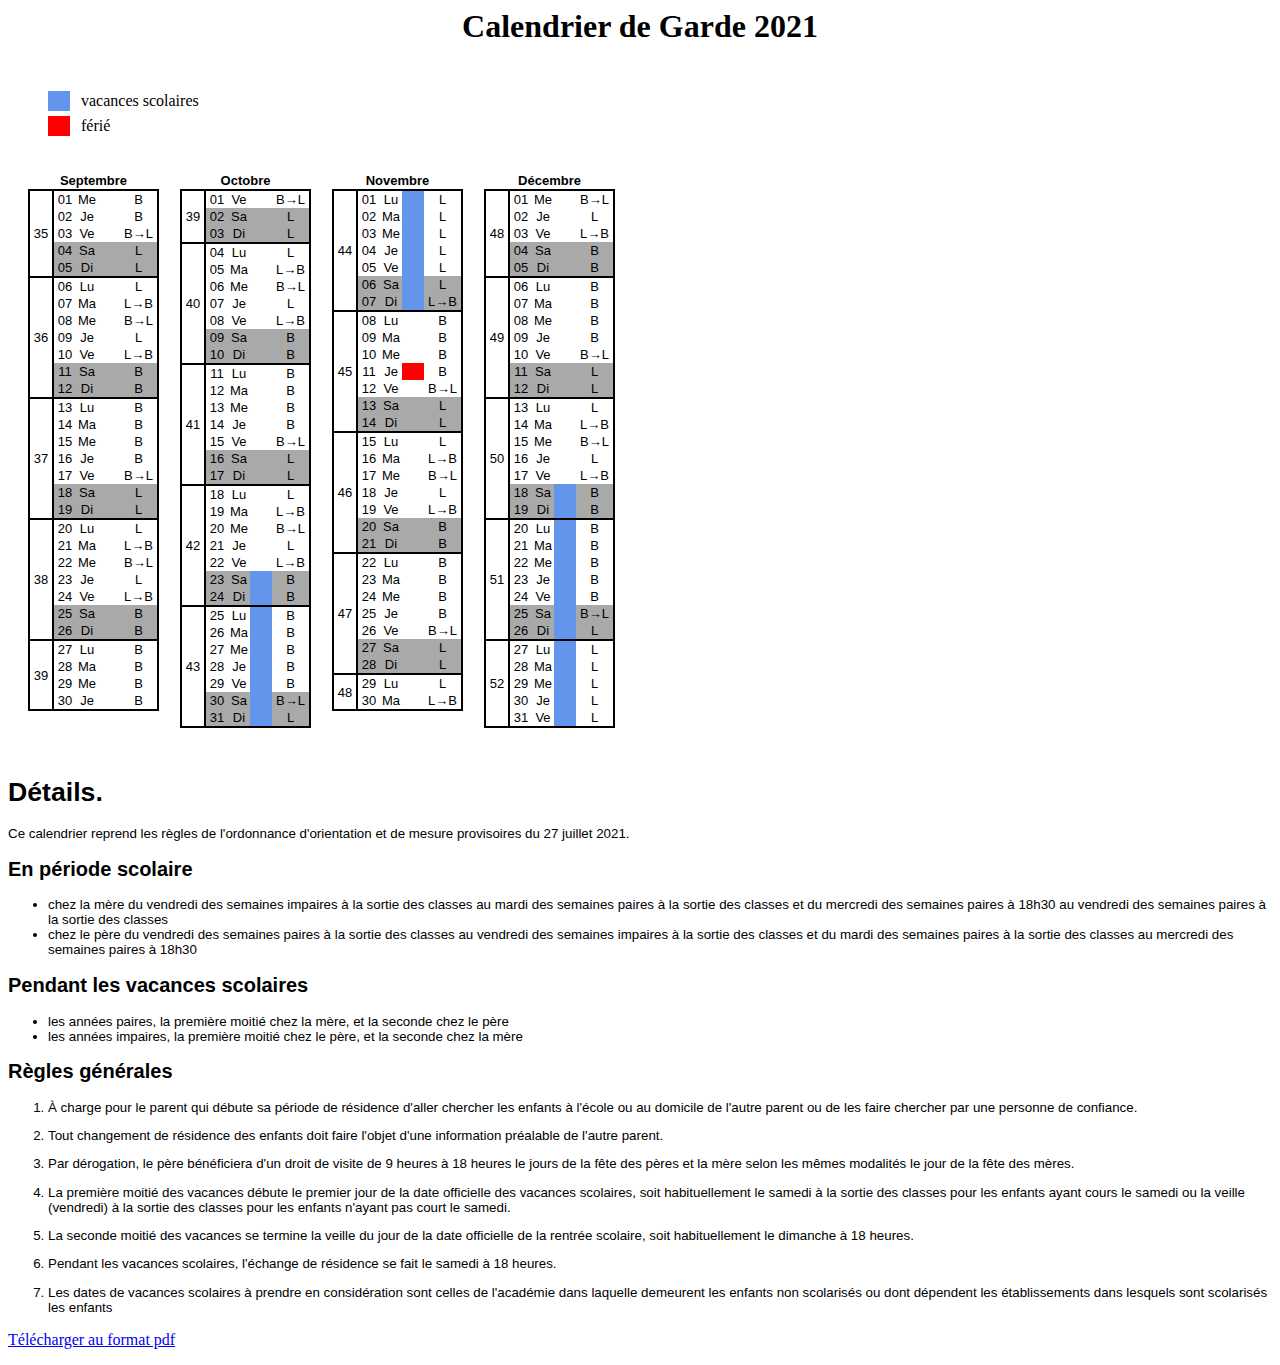
<file: docs/2021/index.html>
<html>
<head profile="http://www.w3.org/2005/10/profile">
<link rel="icon"
      type="image/png"
      href="favicon/favicon-32x32.png">
<title>Calendrier de Garde 2021</title>
<style type="text/css">/*
table, th, td {
    border: 1px solid black;
} */

h1.title {
    text-align: center;
}

table {
    border-collapse: collapse;
}


table.month {
    font-family: Arial, Helvetica, sans-serif;
    font-size: small;
    padding: 0px 10px 0px 10px;
    min-width: 120px;
    border-bottom: 2px solid;
}

tr.year {
    vertical-align: baseline;
}

td.month {
    padding-left: 20px;
}

td.weekid {
    text-align: center;
    width: 20px;
    border-right: 2px solid;
}

td.status, td.daynum, td.dayname, td.status, td.daycust {
    width: 20px;
    text-align: center;
}

td.daycust {
    width: 35px;
    text-align: center;
}

tr.weekend {
    background-color: #A9A9A9;
}


td.férié {
    background-color: #FF0000;
}

/* Color holidays but not weekends */
td.vacancesscolaires {
    background-color: #6495ED;
}


tr.di {
    border-bottom: 2px solid;
    border-color: black;
}


th.month_name {
    border-bottom: 2px solid;
    border-color: black;
}

tr.weekend,tr.weekday {
    border-left: 2px solid;
    border-right: 2px solid;
}

/* -----------------------------------------------*/
/* Legend */

div#legend {
    padding-top: 20px;
    padding-bottom: 30px;
}

table.legend {
    padding-left: 30px;
    border-collapse: separate;
    border-spacing: 10px 5px;
  }

/* -----------------------------------------------*/
/* Comments */
div#comments {
    font-family: Arial, Helvetica, sans-serif;
    font-size:smaller;
    padding-top: 30px
}



/* -----------------------------------------------*/</style>
</head>
<body>

<h1 class="title">Calendrier de Garde 2021</h1>

<div id="legend">
<table class="legend">
<tr>
<td class="status vacancesscolaires"</td>
<td>vacances scolaires</td>
</tr>
<tr>
<td class="status férié"</td>
<td>férié</td>
</tr>
</table>
</div>
<div id="calendar">
<table class="year">
<tbody>
<tr class="year">
<td class="month">
<table class="month"><tbody><tr class=month_name><th colspan="5" class="month_name">Septembre</th></tr>
<tr class="weekday me"><td rowspan="5" class="weekid">35</td>
<td class="daynum">01</td><td class="dayname">Me</td><td class="status">&nbsp;</td><td class="daycust">B</td></tr>
<tr class="weekday je"><td class="daynum">02</td><td class="dayname">Je</td><td class="status">&nbsp;</td><td class="daycust">B</td></tr>
<tr class="weekday ve"><td class="daynum">03</td><td class="dayname">Ve</td><td class="status">&nbsp;</td><td class="daycust">B→L</td></tr>
<tr class="weekend sa"><td class="daynum">04</td><td class="dayname">Sa</td><td class="status">&nbsp;</td><td class="daycust">L</td></tr>
<tr class="weekend di"><td class="daynum">05</td><td class="dayname">Di</td><td class="status">&nbsp;</td><td class="daycust">L</td></tr>
<tr class="weekday lu"><td rowspan="7" class="weekid">36</td>
<td class="daynum">06</td><td class="dayname">Lu</td><td class="status">&nbsp;</td><td class="daycust">L</td></tr>
<tr class="weekday ma"><td class="daynum">07</td><td class="dayname">Ma</td><td class="status">&nbsp;</td><td class="daycust">L→B</td></tr>
<tr class="weekday me"><td class="daynum">08</td><td class="dayname">Me</td><td class="status">&nbsp;</td><td class="daycust">B→L</td></tr>
<tr class="weekday je"><td class="daynum">09</td><td class="dayname">Je</td><td class="status">&nbsp;</td><td class="daycust">L</td></tr>
<tr class="weekday ve"><td class="daynum">10</td><td class="dayname">Ve</td><td class="status">&nbsp;</td><td class="daycust">L→B</td></tr>
<tr class="weekend sa"><td class="daynum">11</td><td class="dayname">Sa</td><td class="status">&nbsp;</td><td class="daycust">B</td></tr>
<tr class="weekend di"><td class="daynum">12</td><td class="dayname">Di</td><td class="status">&nbsp;</td><td class="daycust">B</td></tr>
<tr class="weekday lu"><td rowspan="7" class="weekid">37</td>
<td class="daynum">13</td><td class="dayname">Lu</td><td class="status">&nbsp;</td><td class="daycust">B</td></tr>
<tr class="weekday ma"><td class="daynum">14</td><td class="dayname">Ma</td><td class="status">&nbsp;</td><td class="daycust">B</td></tr>
<tr class="weekday me"><td class="daynum">15</td><td class="dayname">Me</td><td class="status">&nbsp;</td><td class="daycust">B</td></tr>
<tr class="weekday je"><td class="daynum">16</td><td class="dayname">Je</td><td class="status">&nbsp;</td><td class="daycust">B</td></tr>
<tr class="weekday ve"><td class="daynum">17</td><td class="dayname">Ve</td><td class="status">&nbsp;</td><td class="daycust">B→L</td></tr>
<tr class="weekend sa"><td class="daynum">18</td><td class="dayname">Sa</td><td class="status">&nbsp;</td><td class="daycust">L</td></tr>
<tr class="weekend di"><td class="daynum">19</td><td class="dayname">Di</td><td class="status">&nbsp;</td><td class="daycust">L</td></tr>
<tr class="weekday lu"><td rowspan="7" class="weekid">38</td>
<td class="daynum">20</td><td class="dayname">Lu</td><td class="status">&nbsp;</td><td class="daycust">L</td></tr>
<tr class="weekday ma"><td class="daynum">21</td><td class="dayname">Ma</td><td class="status">&nbsp;</td><td class="daycust">L→B</td></tr>
<tr class="weekday me"><td class="daynum">22</td><td class="dayname">Me</td><td class="status">&nbsp;</td><td class="daycust">B→L</td></tr>
<tr class="weekday je"><td class="daynum">23</td><td class="dayname">Je</td><td class="status">&nbsp;</td><td class="daycust">L</td></tr>
<tr class="weekday ve"><td class="daynum">24</td><td class="dayname">Ve</td><td class="status">&nbsp;</td><td class="daycust">L→B</td></tr>
<tr class="weekend sa"><td class="daynum">25</td><td class="dayname">Sa</td><td class="status">&nbsp;</td><td class="daycust">B</td></tr>
<tr class="weekend di"><td class="daynum">26</td><td class="dayname">Di</td><td class="status">&nbsp;</td><td class="daycust">B</td></tr>
<tr class="weekday lu"><td rowspan="4" class="weekid">39</td>
<td class="daynum">27</td><td class="dayname">Lu</td><td class="status">&nbsp;</td><td class="daycust">B</td></tr>
<tr class="weekday ma"><td class="daynum">28</td><td class="dayname">Ma</td><td class="status">&nbsp;</td><td class="daycust">B</td></tr>
<tr class="weekday me"><td class="daynum">29</td><td class="dayname">Me</td><td class="status">&nbsp;</td><td class="daycust">B</td></tr>
<tr class="weekday je"><td class="daynum">30</td><td class="dayname">Je</td><td class="status">&nbsp;</td><td class="daycust">B</td></tr></tbody></table>
</td>
<td class="month">
<table class="month"><tbody><tr class=month_name><th colspan="5" class="month_name">Octobre</th></tr>
<tr class="weekday ve"><td rowspan="3" class="weekid">39</td>
<td class="daynum">01</td><td class="dayname">Ve</td><td class="status">&nbsp;</td><td class="daycust">B→L</td></tr>
<tr class="weekend sa"><td class="daynum">02</td><td class="dayname">Sa</td><td class="status">&nbsp;</td><td class="daycust">L</td></tr>
<tr class="weekend di"><td class="daynum">03</td><td class="dayname">Di</td><td class="status">&nbsp;</td><td class="daycust">L</td></tr>
<tr class="weekday lu"><td rowspan="7" class="weekid">40</td>
<td class="daynum">04</td><td class="dayname">Lu</td><td class="status">&nbsp;</td><td class="daycust">L</td></tr>
<tr class="weekday ma"><td class="daynum">05</td><td class="dayname">Ma</td><td class="status">&nbsp;</td><td class="daycust">L→B</td></tr>
<tr class="weekday me"><td class="daynum">06</td><td class="dayname">Me</td><td class="status">&nbsp;</td><td class="daycust">B→L</td></tr>
<tr class="weekday je"><td class="daynum">07</td><td class="dayname">Je</td><td class="status">&nbsp;</td><td class="daycust">L</td></tr>
<tr class="weekday ve"><td class="daynum">08</td><td class="dayname">Ve</td><td class="status">&nbsp;</td><td class="daycust">L→B</td></tr>
<tr class="weekend sa"><td class="daynum">09</td><td class="dayname">Sa</td><td class="status">&nbsp;</td><td class="daycust">B</td></tr>
<tr class="weekend di"><td class="daynum">10</td><td class="dayname">Di</td><td class="status">&nbsp;</td><td class="daycust">B</td></tr>
<tr class="weekday lu"><td rowspan="7" class="weekid">41</td>
<td class="daynum">11</td><td class="dayname">Lu</td><td class="status">&nbsp;</td><td class="daycust">B</td></tr>
<tr class="weekday ma"><td class="daynum">12</td><td class="dayname">Ma</td><td class="status">&nbsp;</td><td class="daycust">B</td></tr>
<tr class="weekday me"><td class="daynum">13</td><td class="dayname">Me</td><td class="status">&nbsp;</td><td class="daycust">B</td></tr>
<tr class="weekday je"><td class="daynum">14</td><td class="dayname">Je</td><td class="status">&nbsp;</td><td class="daycust">B</td></tr>
<tr class="weekday ve"><td class="daynum">15</td><td class="dayname">Ve</td><td class="status">&nbsp;</td><td class="daycust">B→L</td></tr>
<tr class="weekend sa"><td class="daynum">16</td><td class="dayname">Sa</td><td class="status">&nbsp;</td><td class="daycust">L</td></tr>
<tr class="weekend di"><td class="daynum">17</td><td class="dayname">Di</td><td class="status">&nbsp;</td><td class="daycust">L</td></tr>
<tr class="weekday lu"><td rowspan="7" class="weekid">42</td>
<td class="daynum">18</td><td class="dayname">Lu</td><td class="status">&nbsp;</td><td class="daycust">L</td></tr>
<tr class="weekday ma"><td class="daynum">19</td><td class="dayname">Ma</td><td class="status">&nbsp;</td><td class="daycust">L→B</td></tr>
<tr class="weekday me"><td class="daynum">20</td><td class="dayname">Me</td><td class="status">&nbsp;</td><td class="daycust">B→L</td></tr>
<tr class="weekday je"><td class="daynum">21</td><td class="dayname">Je</td><td class="status">&nbsp;</td><td class="daycust">L</td></tr>
<tr class="weekday ve"><td class="daynum">22</td><td class="dayname">Ve</td><td class="status">&nbsp;</td><td class="daycust">L→B</td></tr>
<tr class="weekend sa"><td class="daynum">23</td><td class="dayname">Sa</td><td class="status vacancesscolaires">&nbsp;</td><td class="daycust">B</td></tr>
<tr class="weekend di"><td class="daynum">24</td><td class="dayname">Di</td><td class="status vacancesscolaires">&nbsp;</td><td class="daycust">B</td></tr>
<tr class="weekday lu"><td rowspan="7" class="weekid">43</td>
<td class="daynum">25</td><td class="dayname">Lu</td><td class="status vacancesscolaires">&nbsp;</td><td class="daycust">B</td></tr>
<tr class="weekday ma"><td class="daynum">26</td><td class="dayname">Ma</td><td class="status vacancesscolaires">&nbsp;</td><td class="daycust">B</td></tr>
<tr class="weekday me"><td class="daynum">27</td><td class="dayname">Me</td><td class="status vacancesscolaires">&nbsp;</td><td class="daycust">B</td></tr>
<tr class="weekday je"><td class="daynum">28</td><td class="dayname">Je</td><td class="status vacancesscolaires">&nbsp;</td><td class="daycust">B</td></tr>
<tr class="weekday ve"><td class="daynum">29</td><td class="dayname">Ve</td><td class="status vacancesscolaires">&nbsp;</td><td class="daycust">B</td></tr>
<tr class="weekend sa"><td class="daynum">30</td><td class="dayname">Sa</td><td class="status vacancesscolaires">&nbsp;</td><td class="daycust">B→L</td></tr>
<tr class="weekend di"><td class="daynum">31</td><td class="dayname">Di</td><td class="status vacancesscolaires">&nbsp;</td><td class="daycust">L</td></tr></tbody></table>
</td>
<td class="month">
<table class="month"><tbody><tr class=month_name><th colspan="5" class="month_name">Novembre</th></tr>
<tr class="weekday lu"><td rowspan="7" class="weekid">44</td>
<td class="daynum">01</td><td class="dayname">Lu</td><td class="status vacancesscolaires férié">&nbsp;</td><td class="daycust">L</td></tr>
<tr class="weekday ma"><td class="daynum">02</td><td class="dayname">Ma</td><td class="status vacancesscolaires">&nbsp;</td><td class="daycust">L</td></tr>
<tr class="weekday me"><td class="daynum">03</td><td class="dayname">Me</td><td class="status vacancesscolaires">&nbsp;</td><td class="daycust">L</td></tr>
<tr class="weekday je"><td class="daynum">04</td><td class="dayname">Je</td><td class="status vacancesscolaires">&nbsp;</td><td class="daycust">L</td></tr>
<tr class="weekday ve"><td class="daynum">05</td><td class="dayname">Ve</td><td class="status vacancesscolaires">&nbsp;</td><td class="daycust">L</td></tr>
<tr class="weekend sa"><td class="daynum">06</td><td class="dayname">Sa</td><td class="status vacancesscolaires">&nbsp;</td><td class="daycust">L</td></tr>
<tr class="weekend di"><td class="daynum">07</td><td class="dayname">Di</td><td class="status vacancesscolaires">&nbsp;</td><td class="daycust">L→B</td></tr>
<tr class="weekday lu"><td rowspan="7" class="weekid">45</td>
<td class="daynum">08</td><td class="dayname">Lu</td><td class="status">&nbsp;</td><td class="daycust">B</td></tr>
<tr class="weekday ma"><td class="daynum">09</td><td class="dayname">Ma</td><td class="status">&nbsp;</td><td class="daycust">B</td></tr>
<tr class="weekday me"><td class="daynum">10</td><td class="dayname">Me</td><td class="status">&nbsp;</td><td class="daycust">B</td></tr>
<tr class="weekday je"><td class="daynum">11</td><td class="dayname">Je</td><td class="status férié">&nbsp;</td><td class="daycust">B</td></tr>
<tr class="weekday ve"><td class="daynum">12</td><td class="dayname">Ve</td><td class="status">&nbsp;</td><td class="daycust">B→L</td></tr>
<tr class="weekend sa"><td class="daynum">13</td><td class="dayname">Sa</td><td class="status">&nbsp;</td><td class="daycust">L</td></tr>
<tr class="weekend di"><td class="daynum">14</td><td class="dayname">Di</td><td class="status">&nbsp;</td><td class="daycust">L</td></tr>
<tr class="weekday lu"><td rowspan="7" class="weekid">46</td>
<td class="daynum">15</td><td class="dayname">Lu</td><td class="status">&nbsp;</td><td class="daycust">L</td></tr>
<tr class="weekday ma"><td class="daynum">16</td><td class="dayname">Ma</td><td class="status">&nbsp;</td><td class="daycust">L→B</td></tr>
<tr class="weekday me"><td class="daynum">17</td><td class="dayname">Me</td><td class="status">&nbsp;</td><td class="daycust">B→L</td></tr>
<tr class="weekday je"><td class="daynum">18</td><td class="dayname">Je</td><td class="status">&nbsp;</td><td class="daycust">L</td></tr>
<tr class="weekday ve"><td class="daynum">19</td><td class="dayname">Ve</td><td class="status">&nbsp;</td><td class="daycust">L→B</td></tr>
<tr class="weekend sa"><td class="daynum">20</td><td class="dayname">Sa</td><td class="status">&nbsp;</td><td class="daycust">B</td></tr>
<tr class="weekend di"><td class="daynum">21</td><td class="dayname">Di</td><td class="status">&nbsp;</td><td class="daycust">B</td></tr>
<tr class="weekday lu"><td rowspan="7" class="weekid">47</td>
<td class="daynum">22</td><td class="dayname">Lu</td><td class="status">&nbsp;</td><td class="daycust">B</td></tr>
<tr class="weekday ma"><td class="daynum">23</td><td class="dayname">Ma</td><td class="status">&nbsp;</td><td class="daycust">B</td></tr>
<tr class="weekday me"><td class="daynum">24</td><td class="dayname">Me</td><td class="status">&nbsp;</td><td class="daycust">B</td></tr>
<tr class="weekday je"><td class="daynum">25</td><td class="dayname">Je</td><td class="status">&nbsp;</td><td class="daycust">B</td></tr>
<tr class="weekday ve"><td class="daynum">26</td><td class="dayname">Ve</td><td class="status">&nbsp;</td><td class="daycust">B→L</td></tr>
<tr class="weekend sa"><td class="daynum">27</td><td class="dayname">Sa</td><td class="status">&nbsp;</td><td class="daycust">L</td></tr>
<tr class="weekend di"><td class="daynum">28</td><td class="dayname">Di</td><td class="status">&nbsp;</td><td class="daycust">L</td></tr>
<tr class="weekday lu"><td rowspan="2" class="weekid">48</td>
<td class="daynum">29</td><td class="dayname">Lu</td><td class="status">&nbsp;</td><td class="daycust">L</td></tr>
<tr class="weekday ma"><td class="daynum">30</td><td class="dayname">Ma</td><td class="status">&nbsp;</td><td class="daycust">L→B</td></tr></tbody></table>
</td>
<td class="month">
<table class="month"><tbody><tr class=month_name><th colspan="5" class="month_name">Décembre</th></tr>
<tr class="weekday me"><td rowspan="5" class="weekid">48</td>
<td class="daynum">01</td><td class="dayname">Me</td><td class="status">&nbsp;</td><td class="daycust">B→L</td></tr>
<tr class="weekday je"><td class="daynum">02</td><td class="dayname">Je</td><td class="status">&nbsp;</td><td class="daycust">L</td></tr>
<tr class="weekday ve"><td class="daynum">03</td><td class="dayname">Ve</td><td class="status">&nbsp;</td><td class="daycust">L→B</td></tr>
<tr class="weekend sa"><td class="daynum">04</td><td class="dayname">Sa</td><td class="status">&nbsp;</td><td class="daycust">B</td></tr>
<tr class="weekend di"><td class="daynum">05</td><td class="dayname">Di</td><td class="status">&nbsp;</td><td class="daycust">B</td></tr>
<tr class="weekday lu"><td rowspan="7" class="weekid">49</td>
<td class="daynum">06</td><td class="dayname">Lu</td><td class="status">&nbsp;</td><td class="daycust">B</td></tr>
<tr class="weekday ma"><td class="daynum">07</td><td class="dayname">Ma</td><td class="status">&nbsp;</td><td class="daycust">B</td></tr>
<tr class="weekday me"><td class="daynum">08</td><td class="dayname">Me</td><td class="status">&nbsp;</td><td class="daycust">B</td></tr>
<tr class="weekday je"><td class="daynum">09</td><td class="dayname">Je</td><td class="status">&nbsp;</td><td class="daycust">B</td></tr>
<tr class="weekday ve"><td class="daynum">10</td><td class="dayname">Ve</td><td class="status">&nbsp;</td><td class="daycust">B→L</td></tr>
<tr class="weekend sa"><td class="daynum">11</td><td class="dayname">Sa</td><td class="status">&nbsp;</td><td class="daycust">L</td></tr>
<tr class="weekend di"><td class="daynum">12</td><td class="dayname">Di</td><td class="status">&nbsp;</td><td class="daycust">L</td></tr>
<tr class="weekday lu"><td rowspan="7" class="weekid">50</td>
<td class="daynum">13</td><td class="dayname">Lu</td><td class="status">&nbsp;</td><td class="daycust">L</td></tr>
<tr class="weekday ma"><td class="daynum">14</td><td class="dayname">Ma</td><td class="status">&nbsp;</td><td class="daycust">L→B</td></tr>
<tr class="weekday me"><td class="daynum">15</td><td class="dayname">Me</td><td class="status">&nbsp;</td><td class="daycust">B→L</td></tr>
<tr class="weekday je"><td class="daynum">16</td><td class="dayname">Je</td><td class="status">&nbsp;</td><td class="daycust">L</td></tr>
<tr class="weekday ve"><td class="daynum">17</td><td class="dayname">Ve</td><td class="status">&nbsp;</td><td class="daycust">L→B</td></tr>
<tr class="weekend sa"><td class="daynum">18</td><td class="dayname">Sa</td><td class="status vacancesscolaires">&nbsp;</td><td class="daycust">B</td></tr>
<tr class="weekend di"><td class="daynum">19</td><td class="dayname">Di</td><td class="status vacancesscolaires">&nbsp;</td><td class="daycust">B</td></tr>
<tr class="weekday lu"><td rowspan="7" class="weekid">51</td>
<td class="daynum">20</td><td class="dayname">Lu</td><td class="status vacancesscolaires">&nbsp;</td><td class="daycust">B</td></tr>
<tr class="weekday ma"><td class="daynum">21</td><td class="dayname">Ma</td><td class="status vacancesscolaires">&nbsp;</td><td class="daycust">B</td></tr>
<tr class="weekday me"><td class="daynum">22</td><td class="dayname">Me</td><td class="status vacancesscolaires">&nbsp;</td><td class="daycust">B</td></tr>
<tr class="weekday je"><td class="daynum">23</td><td class="dayname">Je</td><td class="status vacancesscolaires">&nbsp;</td><td class="daycust">B</td></tr>
<tr class="weekday ve"><td class="daynum">24</td><td class="dayname">Ve</td><td class="status vacancesscolaires">&nbsp;</td><td class="daycust">B</td></tr>
<tr class="weekend sa"><td class="daynum">25</td><td class="dayname">Sa</td><td class="status vacancesscolaires férié">&nbsp;</td><td class="daycust">B→L</td></tr>
<tr class="weekend di"><td class="daynum">26</td><td class="dayname">Di</td><td class="status vacancesscolaires">&nbsp;</td><td class="daycust">L</td></tr>
<tr class="weekday lu"><td rowspan="5" class="weekid">52</td>
<td class="daynum">27</td><td class="dayname">Lu</td><td class="status vacancesscolaires">&nbsp;</td><td class="daycust">L</td></tr>
<tr class="weekday ma"><td class="daynum">28</td><td class="dayname">Ma</td><td class="status vacancesscolaires">&nbsp;</td><td class="daycust">L</td></tr>
<tr class="weekday me"><td class="daynum">29</td><td class="dayname">Me</td><td class="status vacancesscolaires">&nbsp;</td><td class="daycust">L</td></tr>
<tr class="weekday je"><td class="daynum">30</td><td class="dayname">Je</td><td class="status vacancesscolaires">&nbsp;</td><td class="daycust">L</td></tr>
<tr class="weekday ve"><td class="daynum">31</td><td class="dayname">Ve</td><td class="status vacancesscolaires">&nbsp;</td><td class="daycust">L</td></tr></tbody></table>
</td>
</tr>
</tbody>
</table>
</div>
<div id="comments">
<h1>Détails.</h1>
<p>Ce calendrier reprend les règles de l'ordonnance d'orientation et de mesure provisoires
du 27 juillet 2021.</p>
<h2>En période scolaire</h2>
<ul>
<li>chez la mère du vendredi des semaines impaires à la sortie des classes
au mardi des semaines paires à la sortie des classes et du mercredi des semaines
paires à 18h30 au vendredi des semaines paires à la sortie des classes</li>
<li>chez le père du vendredi des semaines paires à la sortie des classes
au vendredi des semaines impaires à la sortie des classes et du mardi des semaines
paires à la sortie des classes au mercredi des semaines paires à 18h30</li>
</ul>
<h2>Pendant les vacances scolaires</h2>
<ul>
<li>les années paires, la première moitié chez la mère, et la seconde chez le père</li>
<li>les années impaires, la première moitié chez le père, et la seconde chez la mère</li>
</ul>
<h2>Règles générales</h2>
<ol>
<li>
<p>À charge pour le parent qui débute sa période de résidence d'aller chercher
les enfants à l'école ou au domicile de l'autre parent ou de les faire chercher
par une personne de confiance.</p>
</li>
<li>
<p>Tout changement de résidence des enfants doit faire l'objet d'une information
préalable de l'autre parent.</p>
</li>
<li>
<p>Par dérogation, le père bénéficiera d'un droit de visite de 9 heures à 18 heures
le jours de la fête des pères et la mère selon les mêmes modalités le jour de la fête des
mères.</p>
</li>
<li>
<p>La première moitié des vacances débute le premier jour de la date officielle des
vacances scolaires, soit habituellement le samedi à la sortie des classes pour les enfants
ayant cours le samedi ou la veille (vendredi) à la sortie des classes pour les enfants
n'ayant pas court le samedi.</p>
</li>
<li>
<p>La seconde moitié des vacances se termine la veille du jour de la date officielle de
la rentrée scolaire, soit habituellement le dimanche à 18 heures.</p>
</li>
<li>
<p>Pendant les vacances scolaires, l'échange de résidence se fait le samedi à 18 heures.</p>
</li>
<li>
<p>Les dates de vacances scolaires à prendre en considération sont celles de l'académie
dans laquelle demeurent les enfants non scolarisés ou dont dépendent les établissements
dans lesquels sont scolarisés les enfants</p>
</li>
</ol>
</div>
<footer>
    <p><a href="2021/calendar-2021.pdf">Télécharger au format pdf</a></p>
</footer>
</body>
</html>
</file>
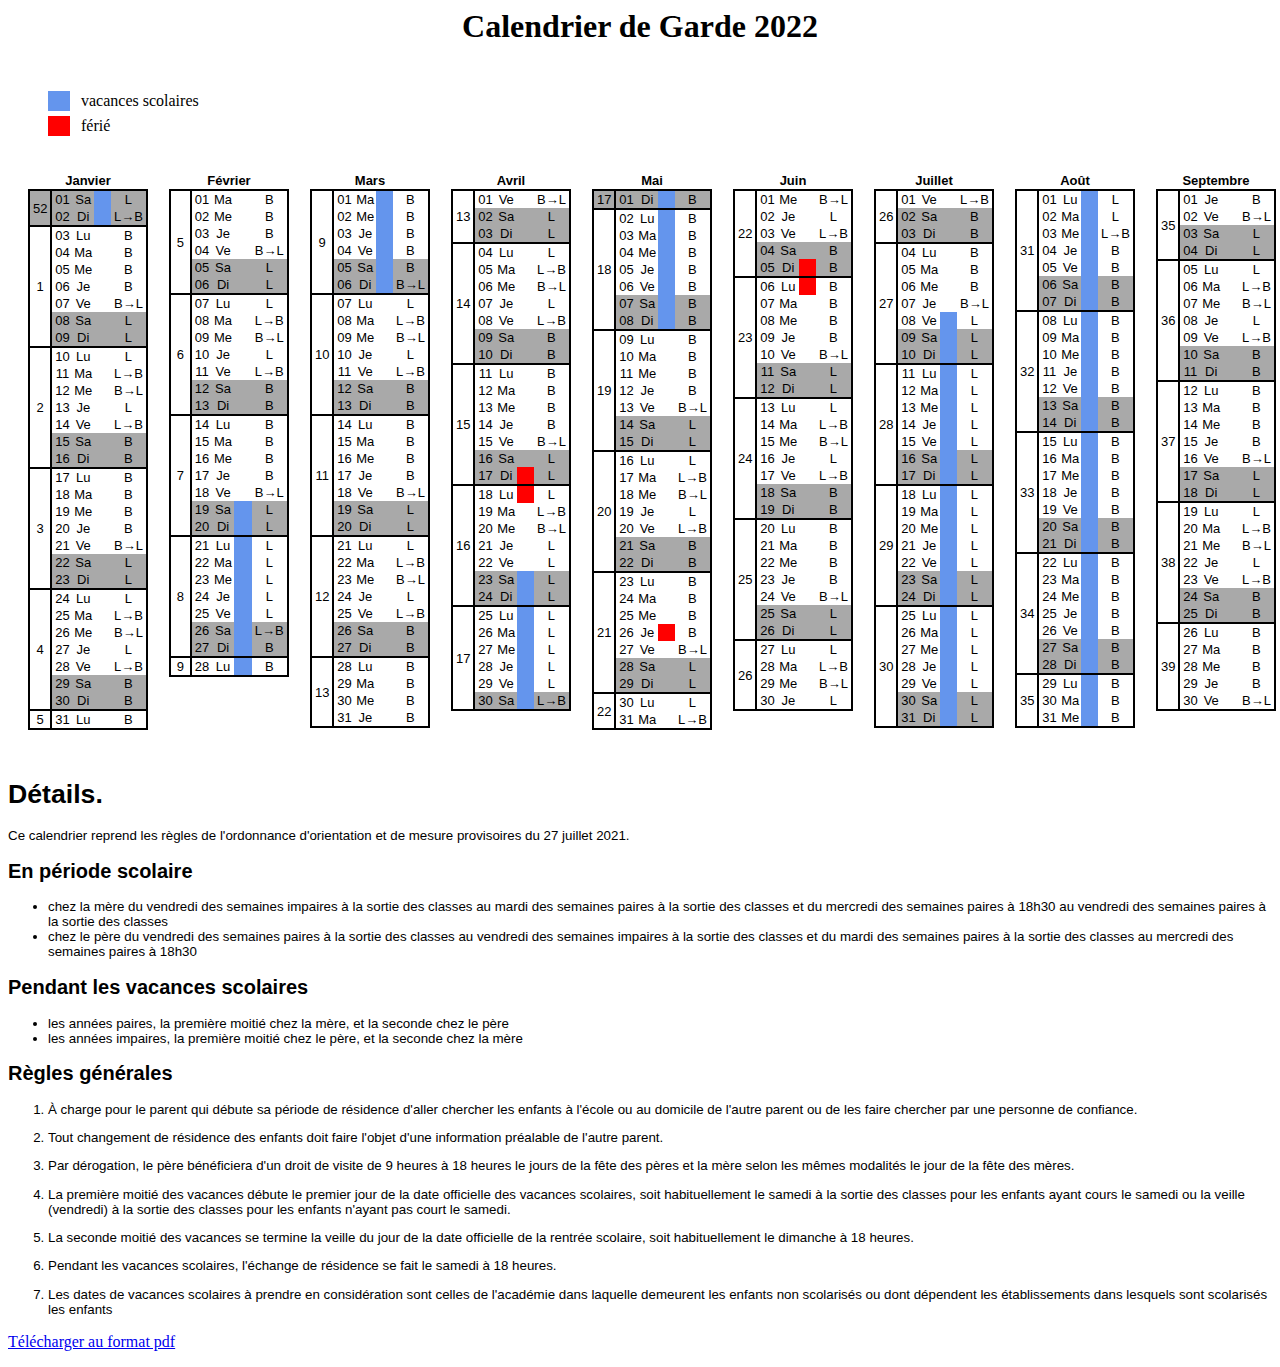
<file: docs/2022/index.html>
<html>
<head profile="http://www.w3.org/2005/10/profile">
<link rel="icon"
      type="image/png"
      href="favicon/favicon-32x32.png">
<title>Calendrier de Garde 2022</title>
<style type="text/css">/*
table, th, td {
    border: 1px solid black;
} */

h1.title {
    text-align: center;
}

table {
    border-collapse: collapse;
}


table.month {
    font-family: Arial, Helvetica, sans-serif;
    font-size: small;
    padding: 0px 10px 0px 10px;
    min-width: 120px;
    border-bottom: 2px solid;
}

tr.year {
    vertical-align: baseline;
}

td.month {
    padding-left: 20px;
}

td.weekid {
    text-align: center;
    width: 20px;
    border-right: 2px solid;
}

td.status, td.daynum, td.dayname, td.status, td.daycust {
    width: 20px;
    text-align: center;
}

td.daycust {
    width: 35px;
    text-align: center;
}

tr.weekend {
    background-color: #A9A9A9;
}


td.férié {
    background-color: #FF0000;
}

/* Color holidays but not weekends */
td.vacancesscolaires {
    background-color: #6495ED;
}


tr.di {
    border-bottom: 2px solid;
    border-color: black;
}


th.month_name {
    border-bottom: 2px solid;
    border-color: black;
}

tr.weekend,tr.weekday {
    border-left: 2px solid;
    border-right: 2px solid;
}

/* -----------------------------------------------*/
/* Legend */

div#legend {
    padding-top: 20px;
    padding-bottom: 30px;
}

table.legend {
    padding-left: 30px;
    border-collapse: separate;
    border-spacing: 10px 5px;
  }

/* -----------------------------------------------*/
/* Comments */
div#comments {
    font-family: Arial, Helvetica, sans-serif;
    font-size:smaller;
    padding-top: 30px
}



/* -----------------------------------------------*/</style>
</head>
<body>

<h1 class="title">Calendrier de Garde 2022</h1>

<div id="legend">
<table class="legend">
<tr>
<td class="status vacancesscolaires"</td>
<td>vacances scolaires</td>
</tr>
<tr>
<td class="status férié"</td>
<td>férié</td>
</tr>
</table>
</div>
<div id="calendar">
<table class="year">
<tbody>
<tr class="year">
<td class="month">
<table class="month"><tbody><tr class=month_name><th colspan="5" class="month_name">Janvier</th></tr>
<tr class="weekend sa"><td rowspan="2" class="weekid">52</td>
<td class="daynum">01</td><td class="dayname">Sa</td><td class="status vacancesscolaires férié">&nbsp;</td><td class="daycust">L</td></tr>
<tr class="weekend di"><td class="daynum">02</td><td class="dayname">Di</td><td class="status vacancesscolaires">&nbsp;</td><td class="daycust">L→B</td></tr>
<tr class="weekday lu"><td rowspan="7" class="weekid">1</td>
<td class="daynum">03</td><td class="dayname">Lu</td><td class="status">&nbsp;</td><td class="daycust">B</td></tr>
<tr class="weekday ma"><td class="daynum">04</td><td class="dayname">Ma</td><td class="status">&nbsp;</td><td class="daycust">B</td></tr>
<tr class="weekday me"><td class="daynum">05</td><td class="dayname">Me</td><td class="status">&nbsp;</td><td class="daycust">B</td></tr>
<tr class="weekday je"><td class="daynum">06</td><td class="dayname">Je</td><td class="status">&nbsp;</td><td class="daycust">B</td></tr>
<tr class="weekday ve"><td class="daynum">07</td><td class="dayname">Ve</td><td class="status">&nbsp;</td><td class="daycust">B→L</td></tr>
<tr class="weekend sa"><td class="daynum">08</td><td class="dayname">Sa</td><td class="status">&nbsp;</td><td class="daycust">L</td></tr>
<tr class="weekend di"><td class="daynum">09</td><td class="dayname">Di</td><td class="status">&nbsp;</td><td class="daycust">L</td></tr>
<tr class="weekday lu"><td rowspan="7" class="weekid">2</td>
<td class="daynum">10</td><td class="dayname">Lu</td><td class="status">&nbsp;</td><td class="daycust">L</td></tr>
<tr class="weekday ma"><td class="daynum">11</td><td class="dayname">Ma</td><td class="status">&nbsp;</td><td class="daycust">L→B</td></tr>
<tr class="weekday me"><td class="daynum">12</td><td class="dayname">Me</td><td class="status">&nbsp;</td><td class="daycust">B→L</td></tr>
<tr class="weekday je"><td class="daynum">13</td><td class="dayname">Je</td><td class="status">&nbsp;</td><td class="daycust">L</td></tr>
<tr class="weekday ve"><td class="daynum">14</td><td class="dayname">Ve</td><td class="status">&nbsp;</td><td class="daycust">L→B</td></tr>
<tr class="weekend sa"><td class="daynum">15</td><td class="dayname">Sa</td><td class="status">&nbsp;</td><td class="daycust">B</td></tr>
<tr class="weekend di"><td class="daynum">16</td><td class="dayname">Di</td><td class="status">&nbsp;</td><td class="daycust">B</td></tr>
<tr class="weekday lu"><td rowspan="7" class="weekid">3</td>
<td class="daynum">17</td><td class="dayname">Lu</td><td class="status">&nbsp;</td><td class="daycust">B</td></tr>
<tr class="weekday ma"><td class="daynum">18</td><td class="dayname">Ma</td><td class="status">&nbsp;</td><td class="daycust">B</td></tr>
<tr class="weekday me"><td class="daynum">19</td><td class="dayname">Me</td><td class="status">&nbsp;</td><td class="daycust">B</td></tr>
<tr class="weekday je"><td class="daynum">20</td><td class="dayname">Je</td><td class="status">&nbsp;</td><td class="daycust">B</td></tr>
<tr class="weekday ve"><td class="daynum">21</td><td class="dayname">Ve</td><td class="status">&nbsp;</td><td class="daycust">B→L</td></tr>
<tr class="weekend sa"><td class="daynum">22</td><td class="dayname">Sa</td><td class="status">&nbsp;</td><td class="daycust">L</td></tr>
<tr class="weekend di"><td class="daynum">23</td><td class="dayname">Di</td><td class="status">&nbsp;</td><td class="daycust">L</td></tr>
<tr class="weekday lu"><td rowspan="7" class="weekid">4</td>
<td class="daynum">24</td><td class="dayname">Lu</td><td class="status">&nbsp;</td><td class="daycust">L</td></tr>
<tr class="weekday ma"><td class="daynum">25</td><td class="dayname">Ma</td><td class="status">&nbsp;</td><td class="daycust">L→B</td></tr>
<tr class="weekday me"><td class="daynum">26</td><td class="dayname">Me</td><td class="status">&nbsp;</td><td class="daycust">B→L</td></tr>
<tr class="weekday je"><td class="daynum">27</td><td class="dayname">Je</td><td class="status">&nbsp;</td><td class="daycust">L</td></tr>
<tr class="weekday ve"><td class="daynum">28</td><td class="dayname">Ve</td><td class="status">&nbsp;</td><td class="daycust">L→B</td></tr>
<tr class="weekend sa"><td class="daynum">29</td><td class="dayname">Sa</td><td class="status">&nbsp;</td><td class="daycust">B</td></tr>
<tr class="weekend di"><td class="daynum">30</td><td class="dayname">Di</td><td class="status">&nbsp;</td><td class="daycust">B</td></tr>
<tr class="weekday lu"><td rowspan="1" class="weekid">5</td>
<td class="daynum">31</td><td class="dayname">Lu</td><td class="status">&nbsp;</td><td class="daycust">B</td></tr></tbody></table>
</td>
<td class="month">
<table class="month"><tbody><tr class=month_name><th colspan="5" class="month_name">Février</th></tr>
<tr class="weekday ma"><td rowspan="6" class="weekid">5</td>
<td class="daynum">01</td><td class="dayname">Ma</td><td class="status">&nbsp;</td><td class="daycust">B</td></tr>
<tr class="weekday me"><td class="daynum">02</td><td class="dayname">Me</td><td class="status">&nbsp;</td><td class="daycust">B</td></tr>
<tr class="weekday je"><td class="daynum">03</td><td class="dayname">Je</td><td class="status">&nbsp;</td><td class="daycust">B</td></tr>
<tr class="weekday ve"><td class="daynum">04</td><td class="dayname">Ve</td><td class="status">&nbsp;</td><td class="daycust">B→L</td></tr>
<tr class="weekend sa"><td class="daynum">05</td><td class="dayname">Sa</td><td class="status">&nbsp;</td><td class="daycust">L</td></tr>
<tr class="weekend di"><td class="daynum">06</td><td class="dayname">Di</td><td class="status">&nbsp;</td><td class="daycust">L</td></tr>
<tr class="weekday lu"><td rowspan="7" class="weekid">6</td>
<td class="daynum">07</td><td class="dayname">Lu</td><td class="status">&nbsp;</td><td class="daycust">L</td></tr>
<tr class="weekday ma"><td class="daynum">08</td><td class="dayname">Ma</td><td class="status">&nbsp;</td><td class="daycust">L→B</td></tr>
<tr class="weekday me"><td class="daynum">09</td><td class="dayname">Me</td><td class="status">&nbsp;</td><td class="daycust">B→L</td></tr>
<tr class="weekday je"><td class="daynum">10</td><td class="dayname">Je</td><td class="status">&nbsp;</td><td class="daycust">L</td></tr>
<tr class="weekday ve"><td class="daynum">11</td><td class="dayname">Ve</td><td class="status">&nbsp;</td><td class="daycust">L→B</td></tr>
<tr class="weekend sa"><td class="daynum">12</td><td class="dayname">Sa</td><td class="status">&nbsp;</td><td class="daycust">B</td></tr>
<tr class="weekend di"><td class="daynum">13</td><td class="dayname">Di</td><td class="status">&nbsp;</td><td class="daycust">B</td></tr>
<tr class="weekday lu"><td rowspan="7" class="weekid">7</td>
<td class="daynum">14</td><td class="dayname">Lu</td><td class="status">&nbsp;</td><td class="daycust">B</td></tr>
<tr class="weekday ma"><td class="daynum">15</td><td class="dayname">Ma</td><td class="status">&nbsp;</td><td class="daycust">B</td></tr>
<tr class="weekday me"><td class="daynum">16</td><td class="dayname">Me</td><td class="status">&nbsp;</td><td class="daycust">B</td></tr>
<tr class="weekday je"><td class="daynum">17</td><td class="dayname">Je</td><td class="status">&nbsp;</td><td class="daycust">B</td></tr>
<tr class="weekday ve"><td class="daynum">18</td><td class="dayname">Ve</td><td class="status">&nbsp;</td><td class="daycust">B→L</td></tr>
<tr class="weekend sa"><td class="daynum">19</td><td class="dayname">Sa</td><td class="status vacancesscolaires">&nbsp;</td><td class="daycust">L</td></tr>
<tr class="weekend di"><td class="daynum">20</td><td class="dayname">Di</td><td class="status vacancesscolaires">&nbsp;</td><td class="daycust">L</td></tr>
<tr class="weekday lu"><td rowspan="7" class="weekid">8</td>
<td class="daynum">21</td><td class="dayname">Lu</td><td class="status vacancesscolaires">&nbsp;</td><td class="daycust">L</td></tr>
<tr class="weekday ma"><td class="daynum">22</td><td class="dayname">Ma</td><td class="status vacancesscolaires">&nbsp;</td><td class="daycust">L</td></tr>
<tr class="weekday me"><td class="daynum">23</td><td class="dayname">Me</td><td class="status vacancesscolaires">&nbsp;</td><td class="daycust">L</td></tr>
<tr class="weekday je"><td class="daynum">24</td><td class="dayname">Je</td><td class="status vacancesscolaires">&nbsp;</td><td class="daycust">L</td></tr>
<tr class="weekday ve"><td class="daynum">25</td><td class="dayname">Ve</td><td class="status vacancesscolaires">&nbsp;</td><td class="daycust">L</td></tr>
<tr class="weekend sa"><td class="daynum">26</td><td class="dayname">Sa</td><td class="status vacancesscolaires">&nbsp;</td><td class="daycust">L→B</td></tr>
<tr class="weekend di"><td class="daynum">27</td><td class="dayname">Di</td><td class="status vacancesscolaires">&nbsp;</td><td class="daycust">B</td></tr>
<tr class="weekday lu"><td rowspan="1" class="weekid">9</td>
<td class="daynum">28</td><td class="dayname">Lu</td><td class="status vacancesscolaires">&nbsp;</td><td class="daycust">B</td></tr></tbody></table>
</td>
<td class="month">
<table class="month"><tbody><tr class=month_name><th colspan="5" class="month_name">Mars</th></tr>
<tr class="weekday ma"><td rowspan="6" class="weekid">9</td>
<td class="daynum">01</td><td class="dayname">Ma</td><td class="status vacancesscolaires">&nbsp;</td><td class="daycust">B</td></tr>
<tr class="weekday me"><td class="daynum">02</td><td class="dayname">Me</td><td class="status vacancesscolaires">&nbsp;</td><td class="daycust">B</td></tr>
<tr class="weekday je"><td class="daynum">03</td><td class="dayname">Je</td><td class="status vacancesscolaires">&nbsp;</td><td class="daycust">B</td></tr>
<tr class="weekday ve"><td class="daynum">04</td><td class="dayname">Ve</td><td class="status vacancesscolaires">&nbsp;</td><td class="daycust">B</td></tr>
<tr class="weekend sa"><td class="daynum">05</td><td class="dayname">Sa</td><td class="status vacancesscolaires">&nbsp;</td><td class="daycust">B</td></tr>
<tr class="weekend di"><td class="daynum">06</td><td class="dayname">Di</td><td class="status vacancesscolaires">&nbsp;</td><td class="daycust">B→L</td></tr>
<tr class="weekday lu"><td rowspan="7" class="weekid">10</td>
<td class="daynum">07</td><td class="dayname">Lu</td><td class="status">&nbsp;</td><td class="daycust">L</td></tr>
<tr class="weekday ma"><td class="daynum">08</td><td class="dayname">Ma</td><td class="status">&nbsp;</td><td class="daycust">L→B</td></tr>
<tr class="weekday me"><td class="daynum">09</td><td class="dayname">Me</td><td class="status">&nbsp;</td><td class="daycust">B→L</td></tr>
<tr class="weekday je"><td class="daynum">10</td><td class="dayname">Je</td><td class="status">&nbsp;</td><td class="daycust">L</td></tr>
<tr class="weekday ve"><td class="daynum">11</td><td class="dayname">Ve</td><td class="status">&nbsp;</td><td class="daycust">L→B</td></tr>
<tr class="weekend sa"><td class="daynum">12</td><td class="dayname">Sa</td><td class="status">&nbsp;</td><td class="daycust">B</td></tr>
<tr class="weekend di"><td class="daynum">13</td><td class="dayname">Di</td><td class="status">&nbsp;</td><td class="daycust">B</td></tr>
<tr class="weekday lu"><td rowspan="7" class="weekid">11</td>
<td class="daynum">14</td><td class="dayname">Lu</td><td class="status">&nbsp;</td><td class="daycust">B</td></tr>
<tr class="weekday ma"><td class="daynum">15</td><td class="dayname">Ma</td><td class="status">&nbsp;</td><td class="daycust">B</td></tr>
<tr class="weekday me"><td class="daynum">16</td><td class="dayname">Me</td><td class="status">&nbsp;</td><td class="daycust">B</td></tr>
<tr class="weekday je"><td class="daynum">17</td><td class="dayname">Je</td><td class="status">&nbsp;</td><td class="daycust">B</td></tr>
<tr class="weekday ve"><td class="daynum">18</td><td class="dayname">Ve</td><td class="status">&nbsp;</td><td class="daycust">B→L</td></tr>
<tr class="weekend sa"><td class="daynum">19</td><td class="dayname">Sa</td><td class="status">&nbsp;</td><td class="daycust">L</td></tr>
<tr class="weekend di"><td class="daynum">20</td><td class="dayname">Di</td><td class="status">&nbsp;</td><td class="daycust">L</td></tr>
<tr class="weekday lu"><td rowspan="7" class="weekid">12</td>
<td class="daynum">21</td><td class="dayname">Lu</td><td class="status">&nbsp;</td><td class="daycust">L</td></tr>
<tr class="weekday ma"><td class="daynum">22</td><td class="dayname">Ma</td><td class="status">&nbsp;</td><td class="daycust">L→B</td></tr>
<tr class="weekday me"><td class="daynum">23</td><td class="dayname">Me</td><td class="status">&nbsp;</td><td class="daycust">B→L</td></tr>
<tr class="weekday je"><td class="daynum">24</td><td class="dayname">Je</td><td class="status">&nbsp;</td><td class="daycust">L</td></tr>
<tr class="weekday ve"><td class="daynum">25</td><td class="dayname">Ve</td><td class="status">&nbsp;</td><td class="daycust">L→B</td></tr>
<tr class="weekend sa"><td class="daynum">26</td><td class="dayname">Sa</td><td class="status">&nbsp;</td><td class="daycust">B</td></tr>
<tr class="weekend di"><td class="daynum">27</td><td class="dayname">Di</td><td class="status">&nbsp;</td><td class="daycust">B</td></tr>
<tr class="weekday lu"><td rowspan="4" class="weekid">13</td>
<td class="daynum">28</td><td class="dayname">Lu</td><td class="status">&nbsp;</td><td class="daycust">B</td></tr>
<tr class="weekday ma"><td class="daynum">29</td><td class="dayname">Ma</td><td class="status">&nbsp;</td><td class="daycust">B</td></tr>
<tr class="weekday me"><td class="daynum">30</td><td class="dayname">Me</td><td class="status">&nbsp;</td><td class="daycust">B</td></tr>
<tr class="weekday je"><td class="daynum">31</td><td class="dayname">Je</td><td class="status">&nbsp;</td><td class="daycust">B</td></tr></tbody></table>
</td>
<td class="month">
<table class="month"><tbody><tr class=month_name><th colspan="5" class="month_name">Avril</th></tr>
<tr class="weekday ve"><td rowspan="3" class="weekid">13</td>
<td class="daynum">01</td><td class="dayname">Ve</td><td class="status">&nbsp;</td><td class="daycust">B→L</td></tr>
<tr class="weekend sa"><td class="daynum">02</td><td class="dayname">Sa</td><td class="status">&nbsp;</td><td class="daycust">L</td></tr>
<tr class="weekend di"><td class="daynum">03</td><td class="dayname">Di</td><td class="status">&nbsp;</td><td class="daycust">L</td></tr>
<tr class="weekday lu"><td rowspan="7" class="weekid">14</td>
<td class="daynum">04</td><td class="dayname">Lu</td><td class="status">&nbsp;</td><td class="daycust">L</td></tr>
<tr class="weekday ma"><td class="daynum">05</td><td class="dayname">Ma</td><td class="status">&nbsp;</td><td class="daycust">L→B</td></tr>
<tr class="weekday me"><td class="daynum">06</td><td class="dayname">Me</td><td class="status">&nbsp;</td><td class="daycust">B→L</td></tr>
<tr class="weekday je"><td class="daynum">07</td><td class="dayname">Je</td><td class="status">&nbsp;</td><td class="daycust">L</td></tr>
<tr class="weekday ve"><td class="daynum">08</td><td class="dayname">Ve</td><td class="status">&nbsp;</td><td class="daycust">L→B</td></tr>
<tr class="weekend sa"><td class="daynum">09</td><td class="dayname">Sa</td><td class="status">&nbsp;</td><td class="daycust">B</td></tr>
<tr class="weekend di"><td class="daynum">10</td><td class="dayname">Di</td><td class="status">&nbsp;</td><td class="daycust">B</td></tr>
<tr class="weekday lu"><td rowspan="7" class="weekid">15</td>
<td class="daynum">11</td><td class="dayname">Lu</td><td class="status">&nbsp;</td><td class="daycust">B</td></tr>
<tr class="weekday ma"><td class="daynum">12</td><td class="dayname">Ma</td><td class="status">&nbsp;</td><td class="daycust">B</td></tr>
<tr class="weekday me"><td class="daynum">13</td><td class="dayname">Me</td><td class="status">&nbsp;</td><td class="daycust">B</td></tr>
<tr class="weekday je"><td class="daynum">14</td><td class="dayname">Je</td><td class="status">&nbsp;</td><td class="daycust">B</td></tr>
<tr class="weekday ve"><td class="daynum">15</td><td class="dayname">Ve</td><td class="status">&nbsp;</td><td class="daycust">B→L</td></tr>
<tr class="weekend sa"><td class="daynum">16</td><td class="dayname">Sa</td><td class="status">&nbsp;</td><td class="daycust">L</td></tr>
<tr class="weekend di"><td class="daynum">17</td><td class="dayname">Di</td><td class="status férié">&nbsp;</td><td class="daycust">L</td></tr>
<tr class="weekday lu"><td rowspan="7" class="weekid">16</td>
<td class="daynum">18</td><td class="dayname">Lu</td><td class="status férié">&nbsp;</td><td class="daycust">L</td></tr>
<tr class="weekday ma"><td class="daynum">19</td><td class="dayname">Ma</td><td class="status">&nbsp;</td><td class="daycust">L→B</td></tr>
<tr class="weekday me"><td class="daynum">20</td><td class="dayname">Me</td><td class="status">&nbsp;</td><td class="daycust">B→L</td></tr>
<tr class="weekday je"><td class="daynum">21</td><td class="dayname">Je</td><td class="status">&nbsp;</td><td class="daycust">L</td></tr>
<tr class="weekday ve"><td class="daynum">22</td><td class="dayname">Ve</td><td class="status">&nbsp;</td><td class="daycust">L</td></tr>
<tr class="weekend sa"><td class="daynum">23</td><td class="dayname">Sa</td><td class="status vacancesscolaires">&nbsp;</td><td class="daycust">L</td></tr>
<tr class="weekend di"><td class="daynum">24</td><td class="dayname">Di</td><td class="status vacancesscolaires">&nbsp;</td><td class="daycust">L</td></tr>
<tr class="weekday lu"><td rowspan="6" class="weekid">17</td>
<td class="daynum">25</td><td class="dayname">Lu</td><td class="status vacancesscolaires">&nbsp;</td><td class="daycust">L</td></tr>
<tr class="weekday ma"><td class="daynum">26</td><td class="dayname">Ma</td><td class="status vacancesscolaires">&nbsp;</td><td class="daycust">L</td></tr>
<tr class="weekday me"><td class="daynum">27</td><td class="dayname">Me</td><td class="status vacancesscolaires">&nbsp;</td><td class="daycust">L</td></tr>
<tr class="weekday je"><td class="daynum">28</td><td class="dayname">Je</td><td class="status vacancesscolaires">&nbsp;</td><td class="daycust">L</td></tr>
<tr class="weekday ve"><td class="daynum">29</td><td class="dayname">Ve</td><td class="status vacancesscolaires">&nbsp;</td><td class="daycust">L</td></tr>
<tr class="weekend sa"><td class="daynum">30</td><td class="dayname">Sa</td><td class="status vacancesscolaires">&nbsp;</td><td class="daycust">L→B</td></tr></tbody></table>
</td>
<td class="month">
<table class="month"><tbody><tr class=month_name><th colspan="5" class="month_name">Mai</th></tr>
<tr class="weekend di"><td rowspan="1" class="weekid">17</td>
<td class="daynum">01</td><td class="dayname">Di</td><td class="status vacancesscolaires férié">&nbsp;</td><td class="daycust">B</td></tr>
<tr class="weekday lu"><td rowspan="7" class="weekid">18</td>
<td class="daynum">02</td><td class="dayname">Lu</td><td class="status vacancesscolaires">&nbsp;</td><td class="daycust">B</td></tr>
<tr class="weekday ma"><td class="daynum">03</td><td class="dayname">Ma</td><td class="status vacancesscolaires">&nbsp;</td><td class="daycust">B</td></tr>
<tr class="weekday me"><td class="daynum">04</td><td class="dayname">Me</td><td class="status vacancesscolaires">&nbsp;</td><td class="daycust">B</td></tr>
<tr class="weekday je"><td class="daynum">05</td><td class="dayname">Je</td><td class="status vacancesscolaires">&nbsp;</td><td class="daycust">B</td></tr>
<tr class="weekday ve"><td class="daynum">06</td><td class="dayname">Ve</td><td class="status vacancesscolaires">&nbsp;</td><td class="daycust">B</td></tr>
<tr class="weekend sa"><td class="daynum">07</td><td class="dayname">Sa</td><td class="status vacancesscolaires">&nbsp;</td><td class="daycust">B</td></tr>
<tr class="weekend di"><td class="daynum">08</td><td class="dayname">Di</td><td class="status vacancesscolaires férié">&nbsp;</td><td class="daycust">B</td></tr>
<tr class="weekday lu"><td rowspan="7" class="weekid">19</td>
<td class="daynum">09</td><td class="dayname">Lu</td><td class="status">&nbsp;</td><td class="daycust">B</td></tr>
<tr class="weekday ma"><td class="daynum">10</td><td class="dayname">Ma</td><td class="status">&nbsp;</td><td class="daycust">B</td></tr>
<tr class="weekday me"><td class="daynum">11</td><td class="dayname">Me</td><td class="status">&nbsp;</td><td class="daycust">B</td></tr>
<tr class="weekday je"><td class="daynum">12</td><td class="dayname">Je</td><td class="status">&nbsp;</td><td class="daycust">B</td></tr>
<tr class="weekday ve"><td class="daynum">13</td><td class="dayname">Ve</td><td class="status">&nbsp;</td><td class="daycust">B→L</td></tr>
<tr class="weekend sa"><td class="daynum">14</td><td class="dayname">Sa</td><td class="status">&nbsp;</td><td class="daycust">L</td></tr>
<tr class="weekend di"><td class="daynum">15</td><td class="dayname">Di</td><td class="status">&nbsp;</td><td class="daycust">L</td></tr>
<tr class="weekday lu"><td rowspan="7" class="weekid">20</td>
<td class="daynum">16</td><td class="dayname">Lu</td><td class="status">&nbsp;</td><td class="daycust">L</td></tr>
<tr class="weekday ma"><td class="daynum">17</td><td class="dayname">Ma</td><td class="status">&nbsp;</td><td class="daycust">L→B</td></tr>
<tr class="weekday me"><td class="daynum">18</td><td class="dayname">Me</td><td class="status">&nbsp;</td><td class="daycust">B→L</td></tr>
<tr class="weekday je"><td class="daynum">19</td><td class="dayname">Je</td><td class="status">&nbsp;</td><td class="daycust">L</td></tr>
<tr class="weekday ve"><td class="daynum">20</td><td class="dayname">Ve</td><td class="status">&nbsp;</td><td class="daycust">L→B</td></tr>
<tr class="weekend sa"><td class="daynum">21</td><td class="dayname">Sa</td><td class="status">&nbsp;</td><td class="daycust">B</td></tr>
<tr class="weekend di"><td class="daynum">22</td><td class="dayname">Di</td><td class="status">&nbsp;</td><td class="daycust">B</td></tr>
<tr class="weekday lu"><td rowspan="7" class="weekid">21</td>
<td class="daynum">23</td><td class="dayname">Lu</td><td class="status">&nbsp;</td><td class="daycust">B</td></tr>
<tr class="weekday ma"><td class="daynum">24</td><td class="dayname">Ma</td><td class="status">&nbsp;</td><td class="daycust">B</td></tr>
<tr class="weekday me"><td class="daynum">25</td><td class="dayname">Me</td><td class="status">&nbsp;</td><td class="daycust">B</td></tr>
<tr class="weekday je"><td class="daynum">26</td><td class="dayname">Je</td><td class="status férié">&nbsp;</td><td class="daycust">B</td></tr>
<tr class="weekday ve"><td class="daynum">27</td><td class="dayname">Ve</td><td class="status">&nbsp;</td><td class="daycust">B→L</td></tr>
<tr class="weekend sa"><td class="daynum">28</td><td class="dayname">Sa</td><td class="status">&nbsp;</td><td class="daycust">L</td></tr>
<tr class="weekend di"><td class="daynum">29</td><td class="dayname">Di</td><td class="status">&nbsp;</td><td class="daycust">L</td></tr>
<tr class="weekday lu"><td rowspan="2" class="weekid">22</td>
<td class="daynum">30</td><td class="dayname">Lu</td><td class="status">&nbsp;</td><td class="daycust">L</td></tr>
<tr class="weekday ma"><td class="daynum">31</td><td class="dayname">Ma</td><td class="status">&nbsp;</td><td class="daycust">L→B</td></tr></tbody></table>
</td>
<td class="month">
<table class="month"><tbody><tr class=month_name><th colspan="5" class="month_name">Juin</th></tr>
<tr class="weekday me"><td rowspan="5" class="weekid">22</td>
<td class="daynum">01</td><td class="dayname">Me</td><td class="status">&nbsp;</td><td class="daycust">B→L</td></tr>
<tr class="weekday je"><td class="daynum">02</td><td class="dayname">Je</td><td class="status">&nbsp;</td><td class="daycust">L</td></tr>
<tr class="weekday ve"><td class="daynum">03</td><td class="dayname">Ve</td><td class="status">&nbsp;</td><td class="daycust">L→B</td></tr>
<tr class="weekend sa"><td class="daynum">04</td><td class="dayname">Sa</td><td class="status">&nbsp;</td><td class="daycust">B</td></tr>
<tr class="weekend di"><td class="daynum">05</td><td class="dayname">Di</td><td class="status férié">&nbsp;</td><td class="daycust">B</td></tr>
<tr class="weekday lu"><td rowspan="7" class="weekid">23</td>
<td class="daynum">06</td><td class="dayname">Lu</td><td class="status férié">&nbsp;</td><td class="daycust">B</td></tr>
<tr class="weekday ma"><td class="daynum">07</td><td class="dayname">Ma</td><td class="status">&nbsp;</td><td class="daycust">B</td></tr>
<tr class="weekday me"><td class="daynum">08</td><td class="dayname">Me</td><td class="status">&nbsp;</td><td class="daycust">B</td></tr>
<tr class="weekday je"><td class="daynum">09</td><td class="dayname">Je</td><td class="status">&nbsp;</td><td class="daycust">B</td></tr>
<tr class="weekday ve"><td class="daynum">10</td><td class="dayname">Ve</td><td class="status">&nbsp;</td><td class="daycust">B→L</td></tr>
<tr class="weekend sa"><td class="daynum">11</td><td class="dayname">Sa</td><td class="status">&nbsp;</td><td class="daycust">L</td></tr>
<tr class="weekend di"><td class="daynum">12</td><td class="dayname">Di</td><td class="status">&nbsp;</td><td class="daycust">L</td></tr>
<tr class="weekday lu"><td rowspan="7" class="weekid">24</td>
<td class="daynum">13</td><td class="dayname">Lu</td><td class="status">&nbsp;</td><td class="daycust">L</td></tr>
<tr class="weekday ma"><td class="daynum">14</td><td class="dayname">Ma</td><td class="status">&nbsp;</td><td class="daycust">L→B</td></tr>
<tr class="weekday me"><td class="daynum">15</td><td class="dayname">Me</td><td class="status">&nbsp;</td><td class="daycust">B→L</td></tr>
<tr class="weekday je"><td class="daynum">16</td><td class="dayname">Je</td><td class="status">&nbsp;</td><td class="daycust">L</td></tr>
<tr class="weekday ve"><td class="daynum">17</td><td class="dayname">Ve</td><td class="status">&nbsp;</td><td class="daycust">L→B</td></tr>
<tr class="weekend sa"><td class="daynum">18</td><td class="dayname">Sa</td><td class="status">&nbsp;</td><td class="daycust">B</td></tr>
<tr class="weekend di"><td class="daynum">19</td><td class="dayname">Di</td><td class="status">&nbsp;</td><td class="daycust">B</td></tr>
<tr class="weekday lu"><td rowspan="7" class="weekid">25</td>
<td class="daynum">20</td><td class="dayname">Lu</td><td class="status">&nbsp;</td><td class="daycust">B</td></tr>
<tr class="weekday ma"><td class="daynum">21</td><td class="dayname">Ma</td><td class="status">&nbsp;</td><td class="daycust">B</td></tr>
<tr class="weekday me"><td class="daynum">22</td><td class="dayname">Me</td><td class="status">&nbsp;</td><td class="daycust">B</td></tr>
<tr class="weekday je"><td class="daynum">23</td><td class="dayname">Je</td><td class="status">&nbsp;</td><td class="daycust">B</td></tr>
<tr class="weekday ve"><td class="daynum">24</td><td class="dayname">Ve</td><td class="status">&nbsp;</td><td class="daycust">B→L</td></tr>
<tr class="weekend sa"><td class="daynum">25</td><td class="dayname">Sa</td><td class="status">&nbsp;</td><td class="daycust">L</td></tr>
<tr class="weekend di"><td class="daynum">26</td><td class="dayname">Di</td><td class="status">&nbsp;</td><td class="daycust">L</td></tr>
<tr class="weekday lu"><td rowspan="4" class="weekid">26</td>
<td class="daynum">27</td><td class="dayname">Lu</td><td class="status">&nbsp;</td><td class="daycust">L</td></tr>
<tr class="weekday ma"><td class="daynum">28</td><td class="dayname">Ma</td><td class="status">&nbsp;</td><td class="daycust">L→B</td></tr>
<tr class="weekday me"><td class="daynum">29</td><td class="dayname">Me</td><td class="status">&nbsp;</td><td class="daycust">B→L</td></tr>
<tr class="weekday je"><td class="daynum">30</td><td class="dayname">Je</td><td class="status">&nbsp;</td><td class="daycust">L</td></tr></tbody></table>
</td>
<td class="month">
<table class="month"><tbody><tr class=month_name><th colspan="5" class="month_name">Juillet</th></tr>
<tr class="weekday ve"><td rowspan="3" class="weekid">26</td>
<td class="daynum">01</td><td class="dayname">Ve</td><td class="status">&nbsp;</td><td class="daycust">L→B</td></tr>
<tr class="weekend sa"><td class="daynum">02</td><td class="dayname">Sa</td><td class="status">&nbsp;</td><td class="daycust">B</td></tr>
<tr class="weekend di"><td class="daynum">03</td><td class="dayname">Di</td><td class="status">&nbsp;</td><td class="daycust">B</td></tr>
<tr class="weekday lu"><td rowspan="7" class="weekid">27</td>
<td class="daynum">04</td><td class="dayname">Lu</td><td class="status">&nbsp;</td><td class="daycust">B</td></tr>
<tr class="weekday ma"><td class="daynum">05</td><td class="dayname">Ma</td><td class="status">&nbsp;</td><td class="daycust">B</td></tr>
<tr class="weekday me"><td class="daynum">06</td><td class="dayname">Me</td><td class="status">&nbsp;</td><td class="daycust">B</td></tr>
<tr class="weekday je"><td class="daynum">07</td><td class="dayname">Je</td><td class="status">&nbsp;</td><td class="daycust">B→L</td></tr>
<tr class="weekday ve"><td class="daynum">08</td><td class="dayname">Ve</td><td class="status vacancesscolaires">&nbsp;</td><td class="daycust">L</td></tr>
<tr class="weekend sa"><td class="daynum">09</td><td class="dayname">Sa</td><td class="status vacancesscolaires">&nbsp;</td><td class="daycust">L</td></tr>
<tr class="weekend di"><td class="daynum">10</td><td class="dayname">Di</td><td class="status vacancesscolaires">&nbsp;</td><td class="daycust">L</td></tr>
<tr class="weekday lu"><td rowspan="7" class="weekid">28</td>
<td class="daynum">11</td><td class="dayname">Lu</td><td class="status vacancesscolaires">&nbsp;</td><td class="daycust">L</td></tr>
<tr class="weekday ma"><td class="daynum">12</td><td class="dayname">Ma</td><td class="status vacancesscolaires">&nbsp;</td><td class="daycust">L</td></tr>
<tr class="weekday me"><td class="daynum">13</td><td class="dayname">Me</td><td class="status vacancesscolaires">&nbsp;</td><td class="daycust">L</td></tr>
<tr class="weekday je"><td class="daynum">14</td><td class="dayname">Je</td><td class="status vacancesscolaires férié">&nbsp;</td><td class="daycust">L</td></tr>
<tr class="weekday ve"><td class="daynum">15</td><td class="dayname">Ve</td><td class="status vacancesscolaires">&nbsp;</td><td class="daycust">L</td></tr>
<tr class="weekend sa"><td class="daynum">16</td><td class="dayname">Sa</td><td class="status vacancesscolaires">&nbsp;</td><td class="daycust">L</td></tr>
<tr class="weekend di"><td class="daynum">17</td><td class="dayname">Di</td><td class="status vacancesscolaires">&nbsp;</td><td class="daycust">L</td></tr>
<tr class="weekday lu"><td rowspan="7" class="weekid">29</td>
<td class="daynum">18</td><td class="dayname">Lu</td><td class="status vacancesscolaires">&nbsp;</td><td class="daycust">L</td></tr>
<tr class="weekday ma"><td class="daynum">19</td><td class="dayname">Ma</td><td class="status vacancesscolaires">&nbsp;</td><td class="daycust">L</td></tr>
<tr class="weekday me"><td class="daynum">20</td><td class="dayname">Me</td><td class="status vacancesscolaires">&nbsp;</td><td class="daycust">L</td></tr>
<tr class="weekday je"><td class="daynum">21</td><td class="dayname">Je</td><td class="status vacancesscolaires">&nbsp;</td><td class="daycust">L</td></tr>
<tr class="weekday ve"><td class="daynum">22</td><td class="dayname">Ve</td><td class="status vacancesscolaires">&nbsp;</td><td class="daycust">L</td></tr>
<tr class="weekend sa"><td class="daynum">23</td><td class="dayname">Sa</td><td class="status vacancesscolaires">&nbsp;</td><td class="daycust">L</td></tr>
<tr class="weekend di"><td class="daynum">24</td><td class="dayname">Di</td><td class="status vacancesscolaires">&nbsp;</td><td class="daycust">L</td></tr>
<tr class="weekday lu"><td rowspan="7" class="weekid">30</td>
<td class="daynum">25</td><td class="dayname">Lu</td><td class="status vacancesscolaires">&nbsp;</td><td class="daycust">L</td></tr>
<tr class="weekday ma"><td class="daynum">26</td><td class="dayname">Ma</td><td class="status vacancesscolaires">&nbsp;</td><td class="daycust">L</td></tr>
<tr class="weekday me"><td class="daynum">27</td><td class="dayname">Me</td><td class="status vacancesscolaires">&nbsp;</td><td class="daycust">L</td></tr>
<tr class="weekday je"><td class="daynum">28</td><td class="dayname">Je</td><td class="status vacancesscolaires">&nbsp;</td><td class="daycust">L</td></tr>
<tr class="weekday ve"><td class="daynum">29</td><td class="dayname">Ve</td><td class="status vacancesscolaires">&nbsp;</td><td class="daycust">L</td></tr>
<tr class="weekend sa"><td class="daynum">30</td><td class="dayname">Sa</td><td class="status vacancesscolaires">&nbsp;</td><td class="daycust">L</td></tr>
<tr class="weekend di"><td class="daynum">31</td><td class="dayname">Di</td><td class="status vacancesscolaires">&nbsp;</td><td class="daycust">L</td></tr></tbody></table>
</td>
<td class="month">
<table class="month"><tbody><tr class=month_name><th colspan="5" class="month_name">Août</th></tr>
<tr class="weekday lu"><td rowspan="7" class="weekid">31</td>
<td class="daynum">01</td><td class="dayname">Lu</td><td class="status vacancesscolaires">&nbsp;</td><td class="daycust">L</td></tr>
<tr class="weekday ma"><td class="daynum">02</td><td class="dayname">Ma</td><td class="status vacancesscolaires">&nbsp;</td><td class="daycust">L</td></tr>
<tr class="weekday me"><td class="daynum">03</td><td class="dayname">Me</td><td class="status vacancesscolaires">&nbsp;</td><td class="daycust">L→B</td></tr>
<tr class="weekday je"><td class="daynum">04</td><td class="dayname">Je</td><td class="status vacancesscolaires">&nbsp;</td><td class="daycust">B</td></tr>
<tr class="weekday ve"><td class="daynum">05</td><td class="dayname">Ve</td><td class="status vacancesscolaires">&nbsp;</td><td class="daycust">B</td></tr>
<tr class="weekend sa"><td class="daynum">06</td><td class="dayname">Sa</td><td class="status vacancesscolaires">&nbsp;</td><td class="daycust">B</td></tr>
<tr class="weekend di"><td class="daynum">07</td><td class="dayname">Di</td><td class="status vacancesscolaires">&nbsp;</td><td class="daycust">B</td></tr>
<tr class="weekday lu"><td rowspan="7" class="weekid">32</td>
<td class="daynum">08</td><td class="dayname">Lu</td><td class="status vacancesscolaires">&nbsp;</td><td class="daycust">B</td></tr>
<tr class="weekday ma"><td class="daynum">09</td><td class="dayname">Ma</td><td class="status vacancesscolaires">&nbsp;</td><td class="daycust">B</td></tr>
<tr class="weekday me"><td class="daynum">10</td><td class="dayname">Me</td><td class="status vacancesscolaires">&nbsp;</td><td class="daycust">B</td></tr>
<tr class="weekday je"><td class="daynum">11</td><td class="dayname">Je</td><td class="status vacancesscolaires">&nbsp;</td><td class="daycust">B</td></tr>
<tr class="weekday ve"><td class="daynum">12</td><td class="dayname">Ve</td><td class="status vacancesscolaires">&nbsp;</td><td class="daycust">B</td></tr>
<tr class="weekend sa"><td class="daynum">13</td><td class="dayname">Sa</td><td class="status vacancesscolaires">&nbsp;</td><td class="daycust">B</td></tr>
<tr class="weekend di"><td class="daynum">14</td><td class="dayname">Di</td><td class="status vacancesscolaires">&nbsp;</td><td class="daycust">B</td></tr>
<tr class="weekday lu"><td rowspan="7" class="weekid">33</td>
<td class="daynum">15</td><td class="dayname">Lu</td><td class="status vacancesscolaires férié">&nbsp;</td><td class="daycust">B</td></tr>
<tr class="weekday ma"><td class="daynum">16</td><td class="dayname">Ma</td><td class="status vacancesscolaires">&nbsp;</td><td class="daycust">B</td></tr>
<tr class="weekday me"><td class="daynum">17</td><td class="dayname">Me</td><td class="status vacancesscolaires">&nbsp;</td><td class="daycust">B</td></tr>
<tr class="weekday je"><td class="daynum">18</td><td class="dayname">Je</td><td class="status vacancesscolaires">&nbsp;</td><td class="daycust">B</td></tr>
<tr class="weekday ve"><td class="daynum">19</td><td class="dayname">Ve</td><td class="status vacancesscolaires">&nbsp;</td><td class="daycust">B</td></tr>
<tr class="weekend sa"><td class="daynum">20</td><td class="dayname">Sa</td><td class="status vacancesscolaires">&nbsp;</td><td class="daycust">B</td></tr>
<tr class="weekend di"><td class="daynum">21</td><td class="dayname">Di</td><td class="status vacancesscolaires">&nbsp;</td><td class="daycust">B</td></tr>
<tr class="weekday lu"><td rowspan="7" class="weekid">34</td>
<td class="daynum">22</td><td class="dayname">Lu</td><td class="status vacancesscolaires">&nbsp;</td><td class="daycust">B</td></tr>
<tr class="weekday ma"><td class="daynum">23</td><td class="dayname">Ma</td><td class="status vacancesscolaires">&nbsp;</td><td class="daycust">B</td></tr>
<tr class="weekday me"><td class="daynum">24</td><td class="dayname">Me</td><td class="status vacancesscolaires">&nbsp;</td><td class="daycust">B</td></tr>
<tr class="weekday je"><td class="daynum">25</td><td class="dayname">Je</td><td class="status vacancesscolaires">&nbsp;</td><td class="daycust">B</td></tr>
<tr class="weekday ve"><td class="daynum">26</td><td class="dayname">Ve</td><td class="status vacancesscolaires">&nbsp;</td><td class="daycust">B</td></tr>
<tr class="weekend sa"><td class="daynum">27</td><td class="dayname">Sa</td><td class="status vacancesscolaires">&nbsp;</td><td class="daycust">B</td></tr>
<tr class="weekend di"><td class="daynum">28</td><td class="dayname">Di</td><td class="status vacancesscolaires">&nbsp;</td><td class="daycust">B</td></tr>
<tr class="weekday lu"><td rowspan="3" class="weekid">35</td>
<td class="daynum">29</td><td class="dayname">Lu</td><td class="status vacancesscolaires">&nbsp;</td><td class="daycust">B</td></tr>
<tr class="weekday ma"><td class="daynum">30</td><td class="dayname">Ma</td><td class="status vacancesscolaires">&nbsp;</td><td class="daycust">B</td></tr>
<tr class="weekday me"><td class="daynum">31</td><td class="dayname">Me</td><td class="status vacancesscolaires">&nbsp;</td><td class="daycust">B</td></tr></tbody></table>
</td>
<td class="month">
<table class="month"><tbody><tr class=month_name><th colspan="5" class="month_name">Septembre</th></tr>
<tr class="weekday je"><td rowspan="4" class="weekid">35</td>
<td class="daynum">01</td><td class="dayname">Je</td><td class="status">&nbsp;</td><td class="daycust">B</td></tr>
<tr class="weekday ve"><td class="daynum">02</td><td class="dayname">Ve</td><td class="status">&nbsp;</td><td class="daycust">B→L</td></tr>
<tr class="weekend sa"><td class="daynum">03</td><td class="dayname">Sa</td><td class="status">&nbsp;</td><td class="daycust">L</td></tr>
<tr class="weekend di"><td class="daynum">04</td><td class="dayname">Di</td><td class="status">&nbsp;</td><td class="daycust">L</td></tr>
<tr class="weekday lu"><td rowspan="7" class="weekid">36</td>
<td class="daynum">05</td><td class="dayname">Lu</td><td class="status">&nbsp;</td><td class="daycust">L</td></tr>
<tr class="weekday ma"><td class="daynum">06</td><td class="dayname">Ma</td><td class="status">&nbsp;</td><td class="daycust">L→B</td></tr>
<tr class="weekday me"><td class="daynum">07</td><td class="dayname">Me</td><td class="status">&nbsp;</td><td class="daycust">B→L</td></tr>
<tr class="weekday je"><td class="daynum">08</td><td class="dayname">Je</td><td class="status">&nbsp;</td><td class="daycust">L</td></tr>
<tr class="weekday ve"><td class="daynum">09</td><td class="dayname">Ve</td><td class="status">&nbsp;</td><td class="daycust">L→B</td></tr>
<tr class="weekend sa"><td class="daynum">10</td><td class="dayname">Sa</td><td class="status">&nbsp;</td><td class="daycust">B</td></tr>
<tr class="weekend di"><td class="daynum">11</td><td class="dayname">Di</td><td class="status">&nbsp;</td><td class="daycust">B</td></tr>
<tr class="weekday lu"><td rowspan="7" class="weekid">37</td>
<td class="daynum">12</td><td class="dayname">Lu</td><td class="status">&nbsp;</td><td class="daycust">B</td></tr>
<tr class="weekday ma"><td class="daynum">13</td><td class="dayname">Ma</td><td class="status">&nbsp;</td><td class="daycust">B</td></tr>
<tr class="weekday me"><td class="daynum">14</td><td class="dayname">Me</td><td class="status">&nbsp;</td><td class="daycust">B</td></tr>
<tr class="weekday je"><td class="daynum">15</td><td class="dayname">Je</td><td class="status">&nbsp;</td><td class="daycust">B</td></tr>
<tr class="weekday ve"><td class="daynum">16</td><td class="dayname">Ve</td><td class="status">&nbsp;</td><td class="daycust">B→L</td></tr>
<tr class="weekend sa"><td class="daynum">17</td><td class="dayname">Sa</td><td class="status">&nbsp;</td><td class="daycust">L</td></tr>
<tr class="weekend di"><td class="daynum">18</td><td class="dayname">Di</td><td class="status">&nbsp;</td><td class="daycust">L</td></tr>
<tr class="weekday lu"><td rowspan="7" class="weekid">38</td>
<td class="daynum">19</td><td class="dayname">Lu</td><td class="status">&nbsp;</td><td class="daycust">L</td></tr>
<tr class="weekday ma"><td class="daynum">20</td><td class="dayname">Ma</td><td class="status">&nbsp;</td><td class="daycust">L→B</td></tr>
<tr class="weekday me"><td class="daynum">21</td><td class="dayname">Me</td><td class="status">&nbsp;</td><td class="daycust">B→L</td></tr>
<tr class="weekday je"><td class="daynum">22</td><td class="dayname">Je</td><td class="status">&nbsp;</td><td class="daycust">L</td></tr>
<tr class="weekday ve"><td class="daynum">23</td><td class="dayname">Ve</td><td class="status">&nbsp;</td><td class="daycust">L→B</td></tr>
<tr class="weekend sa"><td class="daynum">24</td><td class="dayname">Sa</td><td class="status">&nbsp;</td><td class="daycust">B</td></tr>
<tr class="weekend di"><td class="daynum">25</td><td class="dayname">Di</td><td class="status">&nbsp;</td><td class="daycust">B</td></tr>
<tr class="weekday lu"><td rowspan="5" class="weekid">39</td>
<td class="daynum">26</td><td class="dayname">Lu</td><td class="status">&nbsp;</td><td class="daycust">B</td></tr>
<tr class="weekday ma"><td class="daynum">27</td><td class="dayname">Ma</td><td class="status">&nbsp;</td><td class="daycust">B</td></tr>
<tr class="weekday me"><td class="daynum">28</td><td class="dayname">Me</td><td class="status">&nbsp;</td><td class="daycust">B</td></tr>
<tr class="weekday je"><td class="daynum">29</td><td class="dayname">Je</td><td class="status">&nbsp;</td><td class="daycust">B</td></tr>
<tr class="weekday ve"><td class="daynum">30</td><td class="dayname">Ve</td><td class="status">&nbsp;</td><td class="daycust">B→L</td></tr></tbody></table>
</td>
<td class="month">
<table class="month"><tbody><tr class=month_name><th colspan="5" class="month_name">Octobre</th></tr>
<tr class="weekend sa"><td rowspan="2" class="weekid">39</td>
<td class="daynum">01</td><td class="dayname">Sa</td><td class="status">&nbsp;</td><td class="daycust">L</td></tr>
<tr class="weekend di"><td class="daynum">02</td><td class="dayname">Di</td><td class="status">&nbsp;</td><td class="daycust">L</td></tr>
<tr class="weekday lu"><td rowspan="7" class="weekid">40</td>
<td class="daynum">03</td><td class="dayname">Lu</td><td class="status">&nbsp;</td><td class="daycust">L</td></tr>
<tr class="weekday ma"><td class="daynum">04</td><td class="dayname">Ma</td><td class="status">&nbsp;</td><td class="daycust">L→B</td></tr>
<tr class="weekday me"><td class="daynum">05</td><td class="dayname">Me</td><td class="status">&nbsp;</td><td class="daycust">B→L</td></tr>
<tr class="weekday je"><td class="daynum">06</td><td class="dayname">Je</td><td class="status">&nbsp;</td><td class="daycust">L</td></tr>
<tr class="weekday ve"><td class="daynum">07</td><td class="dayname">Ve</td><td class="status">&nbsp;</td><td class="daycust">L→B</td></tr>
<tr class="weekend sa"><td class="daynum">08</td><td class="dayname">Sa</td><td class="status">&nbsp;</td><td class="daycust">B</td></tr>
<tr class="weekend di"><td class="daynum">09</td><td class="dayname">Di</td><td class="status">&nbsp;</td><td class="daycust">B</td></tr>
<tr class="weekday lu"><td rowspan="7" class="weekid">41</td>
<td class="daynum">10</td><td class="dayname">Lu</td><td class="status">&nbsp;</td><td class="daycust">B</td></tr>
<tr class="weekday ma"><td class="daynum">11</td><td class="dayname">Ma</td><td class="status">&nbsp;</td><td class="daycust">B</td></tr>
<tr class="weekday me"><td class="daynum">12</td><td class="dayname">Me</td><td class="status">&nbsp;</td><td class="daycust">B</td></tr>
<tr class="weekday je"><td class="daynum">13</td><td class="dayname">Je</td><td class="status">&nbsp;</td><td class="daycust">B</td></tr>
<tr class="weekday ve"><td class="daynum">14</td><td class="dayname">Ve</td><td class="status">&nbsp;</td><td class="daycust">B→L</td></tr>
<tr class="weekend sa"><td class="daynum">15</td><td class="dayname">Sa</td><td class="status">&nbsp;</td><td class="daycust">L</td></tr>
<tr class="weekend di"><td class="daynum">16</td><td class="dayname">Di</td><td class="status">&nbsp;</td><td class="daycust">L</td></tr>
<tr class="weekday lu"><td rowspan="7" class="weekid">42</td>
<td class="daynum">17</td><td class="dayname">Lu</td><td class="status">&nbsp;</td><td class="daycust">L</td></tr>
<tr class="weekday ma"><td class="daynum">18</td><td class="dayname">Ma</td><td class="status">&nbsp;</td><td class="daycust">L→B</td></tr>
<tr class="weekday me"><td class="daynum">19</td><td class="dayname">Me</td><td class="status">&nbsp;</td><td class="daycust">B→L</td></tr>
<tr class="weekday je"><td class="daynum">20</td><td class="dayname">Je</td><td class="status">&nbsp;</td><td class="daycust">L</td></tr>
<tr class="weekday ve"><td class="daynum">21</td><td class="dayname">Ve</td><td class="status">&nbsp;</td><td class="daycust">L</td></tr>
<tr class="weekend sa"><td class="daynum">22</td><td class="dayname">Sa</td><td class="status vacancesscolaires">&nbsp;</td><td class="daycust">L</td></tr>
<tr class="weekend di"><td class="daynum">23</td><td class="dayname">Di</td><td class="status vacancesscolaires">&nbsp;</td><td class="daycust">L</td></tr>
<tr class="weekday lu"><td rowspan="7" class="weekid">43</td>
<td class="daynum">24</td><td class="dayname">Lu</td><td class="status vacancesscolaires">&nbsp;</td><td class="daycust">L</td></tr>
<tr class="weekday ma"><td class="daynum">25</td><td class="dayname">Ma</td><td class="status vacancesscolaires">&nbsp;</td><td class="daycust">L</td></tr>
<tr class="weekday me"><td class="daynum">26</td><td class="dayname">Me</td><td class="status vacancesscolaires">&nbsp;</td><td class="daycust">L</td></tr>
<tr class="weekday je"><td class="daynum">27</td><td class="dayname">Je</td><td class="status vacancesscolaires">&nbsp;</td><td class="daycust">L</td></tr>
<tr class="weekday ve"><td class="daynum">28</td><td class="dayname">Ve</td><td class="status vacancesscolaires">&nbsp;</td><td class="daycust">L</td></tr>
<tr class="weekend sa"><td class="daynum">29</td><td class="dayname">Sa</td><td class="status vacancesscolaires">&nbsp;</td><td class="daycust">L→B</td></tr>
<tr class="weekend di"><td class="daynum">30</td><td class="dayname">Di</td><td class="status vacancesscolaires">&nbsp;</td><td class="daycust">B</td></tr>
<tr class="weekday lu"><td rowspan="1" class="weekid">44</td>
<td class="daynum">31</td><td class="dayname">Lu</td><td class="status vacancesscolaires">&nbsp;</td><td class="daycust">B</td></tr></tbody></table>
</td>
<td class="month">
<table class="month"><tbody><tr class=month_name><th colspan="5" class="month_name">Novembre</th></tr>
<tr class="weekday ma"><td rowspan="6" class="weekid">44</td>
<td class="daynum">01</td><td class="dayname">Ma</td><td class="status vacancesscolaires férié">&nbsp;</td><td class="daycust">B</td></tr>
<tr class="weekday me"><td class="daynum">02</td><td class="dayname">Me</td><td class="status vacancesscolaires">&nbsp;</td><td class="daycust">B</td></tr>
<tr class="weekday je"><td class="daynum">03</td><td class="dayname">Je</td><td class="status vacancesscolaires">&nbsp;</td><td class="daycust">B</td></tr>
<tr class="weekday ve"><td class="daynum">04</td><td class="dayname">Ve</td><td class="status vacancesscolaires">&nbsp;</td><td class="daycust">B</td></tr>
<tr class="weekend sa"><td class="daynum">05</td><td class="dayname">Sa</td><td class="status vacancesscolaires">&nbsp;</td><td class="daycust">B</td></tr>
<tr class="weekend di"><td class="daynum">06</td><td class="dayname">Di</td><td class="status vacancesscolaires">&nbsp;</td><td class="daycust">B</td></tr>
<tr class="weekday lu"><td rowspan="7" class="weekid">45</td>
<td class="daynum">07</td><td class="dayname">Lu</td><td class="status">&nbsp;</td><td class="daycust">B</td></tr>
<tr class="weekday ma"><td class="daynum">08</td><td class="dayname">Ma</td><td class="status">&nbsp;</td><td class="daycust">B</td></tr>
<tr class="weekday me"><td class="daynum">09</td><td class="dayname">Me</td><td class="status">&nbsp;</td><td class="daycust">B</td></tr>
<tr class="weekday je"><td class="daynum">10</td><td class="dayname">Je</td><td class="status">&nbsp;</td><td class="daycust">B</td></tr>
<tr class="weekday ve"><td class="daynum">11</td><td class="dayname">Ve</td><td class="status férié">&nbsp;</td><td class="daycust">B→L</td></tr>
<tr class="weekend sa"><td class="daynum">12</td><td class="dayname">Sa</td><td class="status">&nbsp;</td><td class="daycust">L</td></tr>
<tr class="weekend di"><td class="daynum">13</td><td class="dayname">Di</td><td class="status">&nbsp;</td><td class="daycust">L</td></tr>
<tr class="weekday lu"><td rowspan="7" class="weekid">46</td>
<td class="daynum">14</td><td class="dayname">Lu</td><td class="status">&nbsp;</td><td class="daycust">L</td></tr>
<tr class="weekday ma"><td class="daynum">15</td><td class="dayname">Ma</td><td class="status">&nbsp;</td><td class="daycust">L→B</td></tr>
<tr class="weekday me"><td class="daynum">16</td><td class="dayname">Me</td><td class="status">&nbsp;</td><td class="daycust">B→L</td></tr>
<tr class="weekday je"><td class="daynum">17</td><td class="dayname">Je</td><td class="status">&nbsp;</td><td class="daycust">L</td></tr>
<tr class="weekday ve"><td class="daynum">18</td><td class="dayname">Ve</td><td class="status">&nbsp;</td><td class="daycust">L→B</td></tr>
<tr class="weekend sa"><td class="daynum">19</td><td class="dayname">Sa</td><td class="status">&nbsp;</td><td class="daycust">B</td></tr>
<tr class="weekend di"><td class="daynum">20</td><td class="dayname">Di</td><td class="status">&nbsp;</td><td class="daycust">B</td></tr>
<tr class="weekday lu"><td rowspan="7" class="weekid">47</td>
<td class="daynum">21</td><td class="dayname">Lu</td><td class="status">&nbsp;</td><td class="daycust">B</td></tr>
<tr class="weekday ma"><td class="daynum">22</td><td class="dayname">Ma</td><td class="status">&nbsp;</td><td class="daycust">B</td></tr>
<tr class="weekday me"><td class="daynum">23</td><td class="dayname">Me</td><td class="status">&nbsp;</td><td class="daycust">B</td></tr>
<tr class="weekday je"><td class="daynum">24</td><td class="dayname">Je</td><td class="status">&nbsp;</td><td class="daycust">B</td></tr>
<tr class="weekday ve"><td class="daynum">25</td><td class="dayname">Ve</td><td class="status">&nbsp;</td><td class="daycust">B→L</td></tr>
<tr class="weekend sa"><td class="daynum">26</td><td class="dayname">Sa</td><td class="status">&nbsp;</td><td class="daycust">L</td></tr>
<tr class="weekend di"><td class="daynum">27</td><td class="dayname">Di</td><td class="status">&nbsp;</td><td class="daycust">L</td></tr>
<tr class="weekday lu"><td rowspan="3" class="weekid">48</td>
<td class="daynum">28</td><td class="dayname">Lu</td><td class="status">&nbsp;</td><td class="daycust">L</td></tr>
<tr class="weekday ma"><td class="daynum">29</td><td class="dayname">Ma</td><td class="status">&nbsp;</td><td class="daycust">L→B</td></tr>
<tr class="weekday me"><td class="daynum">30</td><td class="dayname">Me</td><td class="status">&nbsp;</td><td class="daycust">B→L</td></tr></tbody></table>
</td>
<td class="month">
<table class="month"><tbody><tr class=month_name><th colspan="5" class="month_name">Décembre</th></tr>
<tr class="weekday je"><td rowspan="4" class="weekid">48</td>
<td class="daynum">01</td><td class="dayname">Je</td><td class="status">&nbsp;</td><td class="daycust">L</td></tr>
<tr class="weekday ve"><td class="daynum">02</td><td class="dayname">Ve</td><td class="status">&nbsp;</td><td class="daycust">L→B</td></tr>
<tr class="weekend sa"><td class="daynum">03</td><td class="dayname">Sa</td><td class="status">&nbsp;</td><td class="daycust">B</td></tr>
<tr class="weekend di"><td class="daynum">04</td><td class="dayname">Di</td><td class="status">&nbsp;</td><td class="daycust">B</td></tr>
<tr class="weekday lu"><td rowspan="7" class="weekid">49</td>
<td class="daynum">05</td><td class="dayname">Lu</td><td class="status">&nbsp;</td><td class="daycust">B</td></tr>
<tr class="weekday ma"><td class="daynum">06</td><td class="dayname">Ma</td><td class="status">&nbsp;</td><td class="daycust">B</td></tr>
<tr class="weekday me"><td class="daynum">07</td><td class="dayname">Me</td><td class="status">&nbsp;</td><td class="daycust">B</td></tr>
<tr class="weekday je"><td class="daynum">08</td><td class="dayname">Je</td><td class="status">&nbsp;</td><td class="daycust">B</td></tr>
<tr class="weekday ve"><td class="daynum">09</td><td class="dayname">Ve</td><td class="status">&nbsp;</td><td class="daycust">B→L</td></tr>
<tr class="weekend sa"><td class="daynum">10</td><td class="dayname">Sa</td><td class="status">&nbsp;</td><td class="daycust">L</td></tr>
<tr class="weekend di"><td class="daynum">11</td><td class="dayname">Di</td><td class="status">&nbsp;</td><td class="daycust">L</td></tr>
<tr class="weekday lu"><td rowspan="7" class="weekid">50</td>
<td class="daynum">12</td><td class="dayname">Lu</td><td class="status">&nbsp;</td><td class="daycust">L</td></tr>
<tr class="weekday ma"><td class="daynum">13</td><td class="dayname">Ma</td><td class="status">&nbsp;</td><td class="daycust">L→B</td></tr>
<tr class="weekday me"><td class="daynum">14</td><td class="dayname">Me</td><td class="status">&nbsp;</td><td class="daycust">B→L</td></tr>
<tr class="weekday je"><td class="daynum">15</td><td class="dayname">Je</td><td class="status">&nbsp;</td><td class="daycust">L</td></tr>
<tr class="weekday ve"><td class="daynum">16</td><td class="dayname">Ve</td><td class="status">&nbsp;</td><td class="daycust">L</td></tr>
<tr class="weekend sa"><td class="daynum">17</td><td class="dayname">Sa</td><td class="status vacancesscolaires">&nbsp;</td><td class="daycust">L</td></tr>
<tr class="weekend di"><td class="daynum">18</td><td class="dayname">Di</td><td class="status vacancesscolaires">&nbsp;</td><td class="daycust">L</td></tr>
<tr class="weekday lu"><td rowspan="7" class="weekid">51</td>
<td class="daynum">19</td><td class="dayname">Lu</td><td class="status vacancesscolaires">&nbsp;</td><td class="daycust">L</td></tr>
<tr class="weekday ma"><td class="daynum">20</td><td class="dayname">Ma</td><td class="status vacancesscolaires">&nbsp;</td><td class="daycust">L</td></tr>
<tr class="weekday me"><td class="daynum">21</td><td class="dayname">Me</td><td class="status vacancesscolaires">&nbsp;</td><td class="daycust">L</td></tr>
<tr class="weekday je"><td class="daynum">22</td><td class="dayname">Je</td><td class="status vacancesscolaires">&nbsp;</td><td class="daycust">L</td></tr>
<tr class="weekday ve"><td class="daynum">23</td><td class="dayname">Ve</td><td class="status vacancesscolaires">&nbsp;</td><td class="daycust">L</td></tr>
<tr class="weekend sa"><td class="daynum">24</td><td class="dayname">Sa</td><td class="status vacancesscolaires">&nbsp;</td><td class="daycust">L</td></tr>
<tr class="weekend di"><td class="daynum">25</td><td class="dayname">Di</td><td class="status vacancesscolaires férié">&nbsp;</td><td class="daycust">L→B</td></tr>
<tr class="weekday lu"><td rowspan="6" class="weekid">52</td>
<td class="daynum">26</td><td class="dayname">Lu</td><td class="status vacancesscolaires">&nbsp;</td><td class="daycust">B</td></tr>
<tr class="weekday ma"><td class="daynum">27</td><td class="dayname">Ma</td><td class="status vacancesscolaires">&nbsp;</td><td class="daycust">B</td></tr>
<tr class="weekday me"><td class="daynum">28</td><td class="dayname">Me</td><td class="status vacancesscolaires">&nbsp;</td><td class="daycust">B</td></tr>
<tr class="weekday je"><td class="daynum">29</td><td class="dayname">Je</td><td class="status vacancesscolaires">&nbsp;</td><td class="daycust">B</td></tr>
<tr class="weekday ve"><td class="daynum">30</td><td class="dayname">Ve</td><td class="status vacancesscolaires">&nbsp;</td><td class="daycust">B</td></tr>
<tr class="weekend sa"><td class="daynum">31</td><td class="dayname">Sa</td><td class="status vacancesscolaires">&nbsp;</td><td class="daycust">B</td></tr></tbody></table>
</td>
</tr>
</tbody>
</table>
</div>
<div id="comments">
<h1>Détails.</h1>
<p>Ce calendrier reprend les règles de l'ordonnance d'orientation et de mesure provisoires
du 27 juillet 2021.</p>
<h2>En période scolaire</h2>
<ul>
<li>chez la mère du vendredi des semaines impaires à la sortie des classes
au mardi des semaines paires à la sortie des classes et du mercredi des semaines
paires à 18h30 au vendredi des semaines paires à la sortie des classes</li>
<li>chez le père du vendredi des semaines paires à la sortie des classes
au vendredi des semaines impaires à la sortie des classes et du mardi des semaines
paires à la sortie des classes au mercredi des semaines paires à 18h30</li>
</ul>
<h2>Pendant les vacances scolaires</h2>
<ul>
<li>les années paires, la première moitié chez la mère, et la seconde chez le père</li>
<li>les années impaires, la première moitié chez le père, et la seconde chez la mère</li>
</ul>
<h2>Règles générales</h2>
<ol>
<li>
<p>À charge pour le parent qui débute sa période de résidence d'aller chercher
les enfants à l'école ou au domicile de l'autre parent ou de les faire chercher
par une personne de confiance.</p>
</li>
<li>
<p>Tout changement de résidence des enfants doit faire l'objet d'une information
préalable de l'autre parent.</p>
</li>
<li>
<p>Par dérogation, le père bénéficiera d'un droit de visite de 9 heures à 18 heures
le jours de la fête des pères et la mère selon les mêmes modalités le jour de la fête des
mères.</p>
</li>
<li>
<p>La première moitié des vacances débute le premier jour de la date officielle des
vacances scolaires, soit habituellement le samedi à la sortie des classes pour les enfants
ayant cours le samedi ou la veille (vendredi) à la sortie des classes pour les enfants
n'ayant pas court le samedi.</p>
</li>
<li>
<p>La seconde moitié des vacances se termine la veille du jour de la date officielle de
la rentrée scolaire, soit habituellement le dimanche à 18 heures.</p>
</li>
<li>
<p>Pendant les vacances scolaires, l'échange de résidence se fait le samedi à 18 heures.</p>
</li>
<li>
<p>Les dates de vacances scolaires à prendre en considération sont celles de l'académie
dans laquelle demeurent les enfants non scolarisés ou dont dépendent les établissements
dans lesquels sont scolarisés les enfants</p>
</li>
</ol>
</div>
<footer>
    <p><a href="2022/calendar-2022.pdf">Télécharger au format pdf</a></p>
</footer>
</body>
</html>
</file>
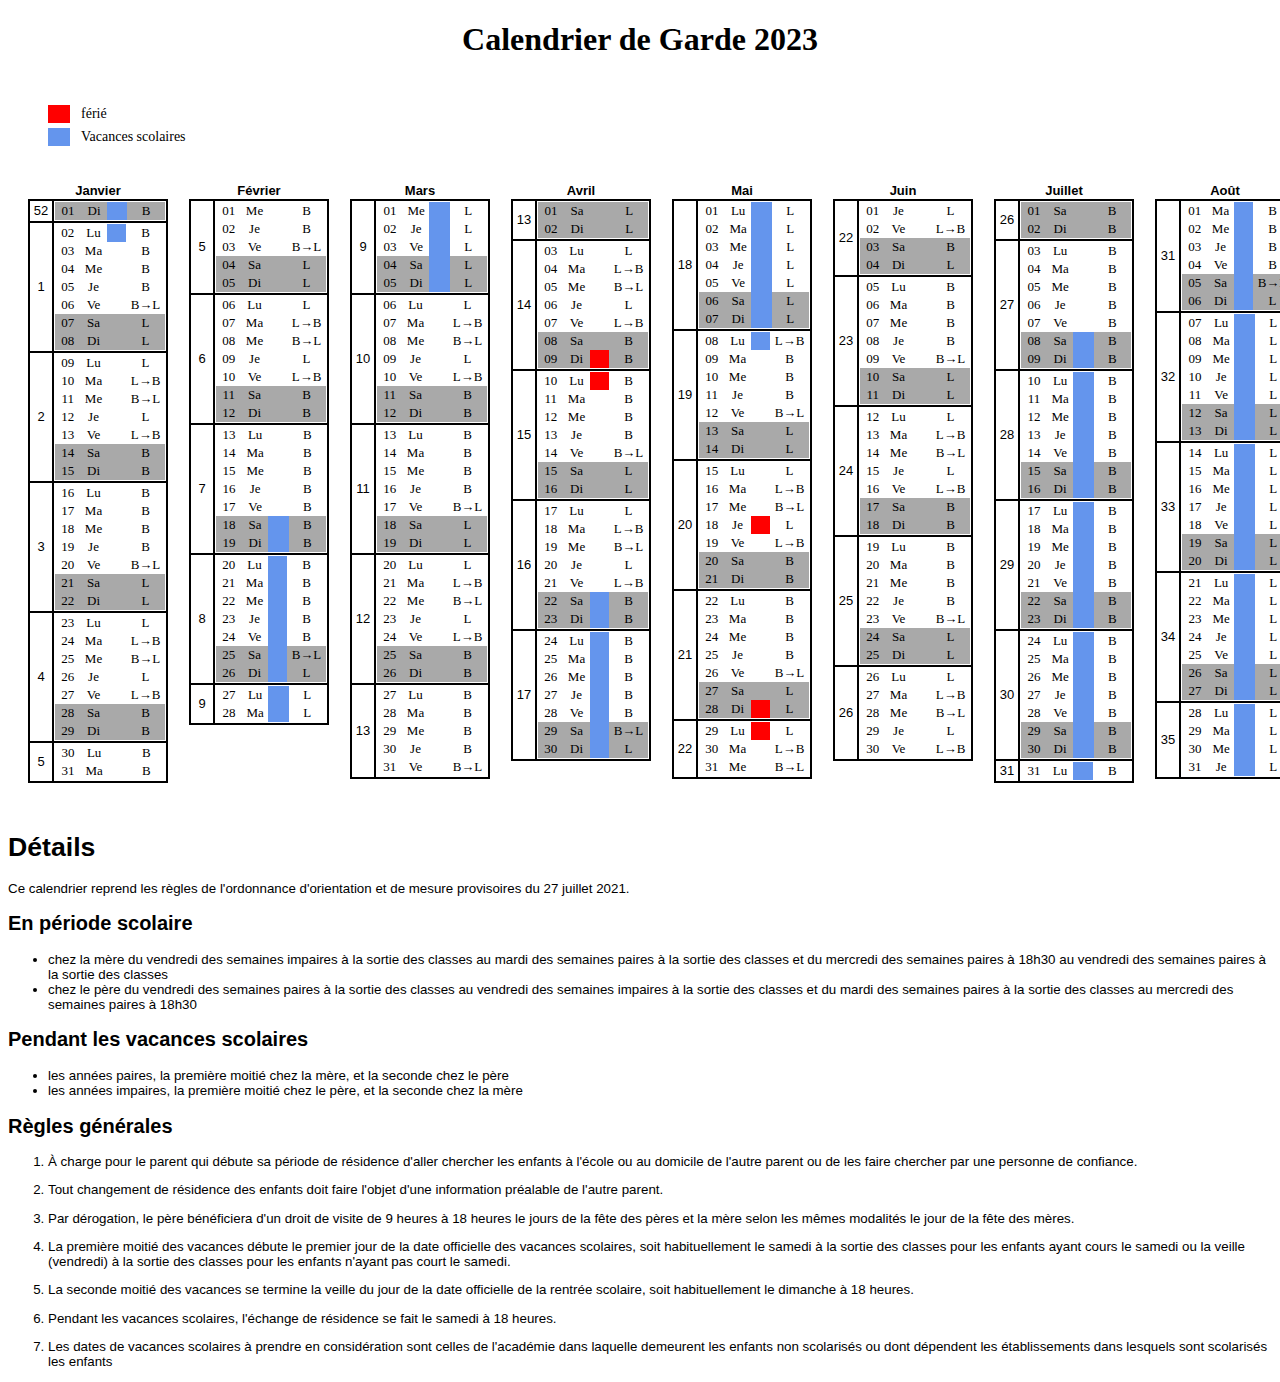
<file: docs/2023/calendar-2023.html>
<!DOCTYPE html>
<html lang="fr">
<head>
    <link rel="icon" type="image/png" href="favicon/favicon-32x32.png">
    <title>Calendrier de garde 2023</title>
    <style>
/* Debug */
/*
table, td {
    border: 1px solid black;
} */



/* Aligns rows in tr.year on the top */
tr.year {
    vertical-align: baseline;
}

/* Packs table rows and columns together for a neat rendering. */
table {
    border-collapse: collapse;
}


table.month {
    font-family: Arial, Helvetica, sans-serif;
    font-size: small;
    table-layout: auto;
    width: 140px;
}

td.features {
    font-family: Menlo;
}

/* Margin between months (important: to take into account in table.month's width) */
td.month {
    padding-left: 20px;
}


/* -------------------------------------------------------------------------------- */
/*

Cell width
----------

table.month has a fixed with.

The following settings set the width for the different month table components
as follows:

- the week id columns is x % of the row width,
- all the features combined what's left,
- the day number and day name are the set to a precise width so that it stays
  consistent irrespectively of the cell content (minimum width can vary has
  the font can be non-fixed width).
- colored (empty) cells are 15 px,
- other features width is auto.

*/


table.features {
    width: 100%;
}

td.daycust {
    width: 38px;
}

td.weekid {
    width: 20px;
}

td.daynum, td.dayname {
    width: 25px;
}

td.coloredcell {
    width: 20px;
}




/* -------------------------------------------------------------------------------- */
/* Borders */

tr.week {
    border: 2px solid black;
}

td.weekid {
    border-right: 2px solid black;
}

/* -------------------------------------------------------------------------------- */
/* Text alignment */

h1.title {
    text-align: center;
}

td.daynum, td.dayname, td.daycust {
    text-align: center;
}

td.weekid {
    text-align: center;
}

/* -------------------------------------------------------------------------------- */
/* Background colors */

tr.weekend {
    background-color: #A9A9A9;
}

td.férié {
    background-color: #FF0000;
}

td.vacancesscolaires {
    background-color: #6495ED;
}

td.courses {
    background-color: orange;
}



/* -------------------------------------------------------------------------------- */
/* Legend */

div#legend {
    padding-top: 20px;
    padding-bottom: 30px;
}

table.legend {
    padding-left: 30px;
    border-collapse: separate;
    border-spacing: 10px 5px;
    font-family: Menlo;
    font-size: 0.875em;
  }

/* -------------------------------------------------------------------------------- */
/* Comments */

div#comments {
    font-family: Arial, Helvetica, sans-serif;
    font-size:smaller;
    padding-top: 30px
}
</style>
</head>
<body>
    <div id="content">    <h1 class="title">Calendrier de Garde 2023</h1>
    <div id="legend">
        <table class="legend">
  <tr>
    <td class="coloredcell férié"></td>
    <td>férié</td>
  </tr>
  <tr>
    <td class="coloredcell vacancesscolaires"></td>
    <td>Vacances scolaires</td>
  </tr>
</table>
    </div>
    <div id="calendar">
        <!DOCTYPE html>
<html lang="fr">
<head>
    <link rel="icon" type="image/png" href="favicon/favicon-32x32.png">
    <title></title>
    <style>
/* Debug */
/*
table, td {
    border: 1px solid black;
} */



/* Aligns rows in tr.year on the top */
tr.year {
    vertical-align: baseline;
}

/* Packs table rows and columns together for a neat rendering. */
table {
    border-collapse: collapse;
}


table.month {
    font-family: Arial, Helvetica, sans-serif;
    font-size: small;
    table-layout: auto;
    width: 140px;
}

td.features {
    font-family: Menlo;
}

/* Margin between months (important: to take into account in table.month's width) */
td.month {
    padding-left: 20px;
}


/* -------------------------------------------------------------------------------- */
/*

Cell width
----------

table.month has a fixed with.

The following settings set the width for the different month table components
as follows:

- the week id columns is x % of the row width,
- all the features combined what's left,
- the day number and day name are the set to a precise width so that it stays
  consistent irrespectively of the cell content (minimum width can vary has
  the font can be non-fixed width).
- colored (empty) cells are 15 px,
- other features width is auto.

*/


table.features {
    width: 100%;
}

td.daycust {
    width: 38px;
}

td.weekid {
    width: 20px;
}

td.daynum, td.dayname {
    width: 25px;
}

td.coloredcell {
    width: 20px;
}




/* -------------------------------------------------------------------------------- */
/* Borders */

tr.week {
    border: 2px solid black;
}

td.weekid {
    border-right: 2px solid black;
}

/* -------------------------------------------------------------------------------- */
/* Text alignment */

h1.title {
    text-align: center;
}

td.daynum, td.dayname, td.daycust {
    text-align: center;
}

td.weekid {
    text-align: center;
}

/* -------------------------------------------------------------------------------- */
/* Background colors */

tr.weekend {
    background-color: #A9A9A9;
}

td.férié {
    background-color: #FF0000;
}

td.vacancesscolaires {
    background-color: #6495ED;
}

td.courses {
    background-color: orange;
}



/* -------------------------------------------------------------------------------- */
/* Legend */

div#legend {
    padding-top: 20px;
    padding-bottom: 30px;
}

table.legend {
    padding-left: 30px;
    border-collapse: separate;
    border-spacing: 10px 5px;
    font-family: Menlo;
    font-size: 0.875em;
  }

/* -------------------------------------------------------------------------------- */
/* Comments */

div#comments {
    font-family: Arial, Helvetica, sans-serif;
    font-size:smaller;
    padding-top: 30px
}
</style>
</head>
<body>
    <div id="content">
<table class="master_calendar">
<tr class="year">
  <td class="month">
  <table class="month">
 <thead>
  <tr class="month_name">
   <th colspan="2">
    Janvier
   </th>
  </tr>
 </thead>
 <tbody>
  <tr class="week">
   <td class="weekid">
    52
   </td>
   <td class="features">
    <table class="features">
     <tr class="weekend di">
      <td class="daynum">
       01
      </td>
      <td class="dayname">
       Di
      </td>
      <td class="coloredcell vacancesscolaires férié">
      </td>
      <td class="daycust">
       B
      </td>
     </tr>
    </table>
   </td>
  </tr>
  <tr class="week">
   <td class="weekid">
    1
   </td>
   <td class="features">
    <table class="features">
     <tr class="weekday lu">
      <td class="daynum">
       02
      </td>
      <td class="dayname">
       Lu
      </td>
      <td class="coloredcell vacancesscolaires">
      </td>
      <td class="daycust">
       B
      </td>
     </tr>
     <tr class="weekday ma">
      <td class="daynum">
       03
      </td>
      <td class="dayname">
       Ma
      </td>
      <td class="coloredcell">
      </td>
      <td class="daycust">
       B
      </td>
     </tr>
     <tr class="weekday me">
      <td class="daynum">
       04
      </td>
      <td class="dayname">
       Me
      </td>
      <td class="coloredcell">
      </td>
      <td class="daycust">
       B
      </td>
     </tr>
     <tr class="weekday je">
      <td class="daynum">
       05
      </td>
      <td class="dayname">
       Je
      </td>
      <td class="coloredcell">
      </td>
      <td class="daycust">
       B
      </td>
     </tr>
     <tr class="weekday ve">
      <td class="daynum">
       06
      </td>
      <td class="dayname">
       Ve
      </td>
      <td class="coloredcell">
      </td>
      <td class="daycust">
       B→L
      </td>
     </tr>
     <tr class="weekend sa">
      <td class="daynum">
       07
      </td>
      <td class="dayname">
       Sa
      </td>
      <td class="coloredcell">
      </td>
      <td class="daycust">
       L
      </td>
     </tr>
     <tr class="weekend di">
      <td class="daynum">
       08
      </td>
      <td class="dayname">
       Di
      </td>
      <td class="coloredcell">
      </td>
      <td class="daycust">
       L
      </td>
     </tr>
    </table>
   </td>
  </tr>
  <tr class="week">
   <td class="weekid">
    2
   </td>
   <td class="features">
    <table class="features">
     <tr class="weekday lu">
      <td class="daynum">
       09
      </td>
      <td class="dayname">
       Lu
      </td>
      <td class="coloredcell">
      </td>
      <td class="daycust">
       L
      </td>
     </tr>
     <tr class="weekday ma">
      <td class="daynum">
       10
      </td>
      <td class="dayname">
       Ma
      </td>
      <td class="coloredcell">
      </td>
      <td class="daycust">
       L→B
      </td>
     </tr>
     <tr class="weekday me">
      <td class="daynum">
       11
      </td>
      <td class="dayname">
       Me
      </td>
      <td class="coloredcell">
      </td>
      <td class="daycust">
       B→L
      </td>
     </tr>
     <tr class="weekday je">
      <td class="daynum">
       12
      </td>
      <td class="dayname">
       Je
      </td>
      <td class="coloredcell">
      </td>
      <td class="daycust">
       L
      </td>
     </tr>
     <tr class="weekday ve">
      <td class="daynum">
       13
      </td>
      <td class="dayname">
       Ve
      </td>
      <td class="coloredcell">
      </td>
      <td class="daycust">
       L→B
      </td>
     </tr>
     <tr class="weekend sa">
      <td class="daynum">
       14
      </td>
      <td class="dayname">
       Sa
      </td>
      <td class="coloredcell">
      </td>
      <td class="daycust">
       B
      </td>
     </tr>
     <tr class="weekend di">
      <td class="daynum">
       15
      </td>
      <td class="dayname">
       Di
      </td>
      <td class="coloredcell">
      </td>
      <td class="daycust">
       B
      </td>
     </tr>
    </table>
   </td>
  </tr>
  <tr class="week">
   <td class="weekid">
    3
   </td>
   <td class="features">
    <table class="features">
     <tr class="weekday lu">
      <td class="daynum">
       16
      </td>
      <td class="dayname">
       Lu
      </td>
      <td class="coloredcell">
      </td>
      <td class="daycust">
       B
      </td>
     </tr>
     <tr class="weekday ma">
      <td class="daynum">
       17
      </td>
      <td class="dayname">
       Ma
      </td>
      <td class="coloredcell">
      </td>
      <td class="daycust">
       B
      </td>
     </tr>
     <tr class="weekday me">
      <td class="daynum">
       18
      </td>
      <td class="dayname">
       Me
      </td>
      <td class="coloredcell">
      </td>
      <td class="daycust">
       B
      </td>
     </tr>
     <tr class="weekday je">
      <td class="daynum">
       19
      </td>
      <td class="dayname">
       Je
      </td>
      <td class="coloredcell">
      </td>
      <td class="daycust">
       B
      </td>
     </tr>
     <tr class="weekday ve">
      <td class="daynum">
       20
      </td>
      <td class="dayname">
       Ve
      </td>
      <td class="coloredcell">
      </td>
      <td class="daycust">
       B→L
      </td>
     </tr>
     <tr class="weekend sa">
      <td class="daynum">
       21
      </td>
      <td class="dayname">
       Sa
      </td>
      <td class="coloredcell">
      </td>
      <td class="daycust">
       L
      </td>
     </tr>
     <tr class="weekend di">
      <td class="daynum">
       22
      </td>
      <td class="dayname">
       Di
      </td>
      <td class="coloredcell">
      </td>
      <td class="daycust">
       L
      </td>
     </tr>
    </table>
   </td>
  </tr>
  <tr class="week">
   <td class="weekid">
    4
   </td>
   <td class="features">
    <table class="features">
     <tr class="weekday lu">
      <td class="daynum">
       23
      </td>
      <td class="dayname">
       Lu
      </td>
      <td class="coloredcell">
      </td>
      <td class="daycust">
       L
      </td>
     </tr>
     <tr class="weekday ma">
      <td class="daynum">
       24
      </td>
      <td class="dayname">
       Ma
      </td>
      <td class="coloredcell">
      </td>
      <td class="daycust">
       L→B
      </td>
     </tr>
     <tr class="weekday me">
      <td class="daynum">
       25
      </td>
      <td class="dayname">
       Me
      </td>
      <td class="coloredcell">
      </td>
      <td class="daycust">
       B→L
      </td>
     </tr>
     <tr class="weekday je">
      <td class="daynum">
       26
      </td>
      <td class="dayname">
       Je
      </td>
      <td class="coloredcell">
      </td>
      <td class="daycust">
       L
      </td>
     </tr>
     <tr class="weekday ve">
      <td class="daynum">
       27
      </td>
      <td class="dayname">
       Ve
      </td>
      <td class="coloredcell">
      </td>
      <td class="daycust">
       L→B
      </td>
     </tr>
     <tr class="weekend sa">
      <td class="daynum">
       28
      </td>
      <td class="dayname">
       Sa
      </td>
      <td class="coloredcell">
      </td>
      <td class="daycust">
       B
      </td>
     </tr>
     <tr class="weekend di">
      <td class="daynum">
       29
      </td>
      <td class="dayname">
       Di
      </td>
      <td class="coloredcell">
      </td>
      <td class="daycust">
       B
      </td>
     </tr>
    </table>
   </td>
  </tr>
  <tr class="week">
   <td class="weekid">
    5
   </td>
   <td class="features">
    <table class="features">
     <tr class="weekday lu">
      <td class="daynum">
       30
      </td>
      <td class="dayname">
       Lu
      </td>
      <td class="coloredcell">
      </td>
      <td class="daycust">
       B
      </td>
     </tr>
     <tr class="weekday ma">
      <td class="daynum">
       31
      </td>
      <td class="dayname">
       Ma
      </td>
      <td class="coloredcell">
      </td>
      <td class="daycust">
       B
      </td>
     </tr>
    </table>
   </td>
  </tr>
 </tbody>
</table>
  </td>
  <td class="month">
  <table class="month">
 <thead>
  <tr class="month_name">
   <th colspan="2">
    Février
   </th>
  </tr>
 </thead>
 <tbody>
  <tr class="week">
   <td class="weekid">
    5
   </td>
   <td class="features">
    <table class="features">
     <tr class="weekday me">
      <td class="daynum">
       01
      </td>
      <td class="dayname">
       Me
      </td>
      <td class="coloredcell">
      </td>
      <td class="daycust">
       B
      </td>
     </tr>
     <tr class="weekday je">
      <td class="daynum">
       02
      </td>
      <td class="dayname">
       Je
      </td>
      <td class="coloredcell">
      </td>
      <td class="daycust">
       B
      </td>
     </tr>
     <tr class="weekday ve">
      <td class="daynum">
       03
      </td>
      <td class="dayname">
       Ve
      </td>
      <td class="coloredcell">
      </td>
      <td class="daycust">
       B→L
      </td>
     </tr>
     <tr class="weekend sa">
      <td class="daynum">
       04
      </td>
      <td class="dayname">
       Sa
      </td>
      <td class="coloredcell">
      </td>
      <td class="daycust">
       L
      </td>
     </tr>
     <tr class="weekend di">
      <td class="daynum">
       05
      </td>
      <td class="dayname">
       Di
      </td>
      <td class="coloredcell">
      </td>
      <td class="daycust">
       L
      </td>
     </tr>
    </table>
   </td>
  </tr>
  <tr class="week">
   <td class="weekid">
    6
   </td>
   <td class="features">
    <table class="features">
     <tr class="weekday lu">
      <td class="daynum">
       06
      </td>
      <td class="dayname">
       Lu
      </td>
      <td class="coloredcell">
      </td>
      <td class="daycust">
       L
      </td>
     </tr>
     <tr class="weekday ma">
      <td class="daynum">
       07
      </td>
      <td class="dayname">
       Ma
      </td>
      <td class="coloredcell">
      </td>
      <td class="daycust">
       L→B
      </td>
     </tr>
     <tr class="weekday me">
      <td class="daynum">
       08
      </td>
      <td class="dayname">
       Me
      </td>
      <td class="coloredcell">
      </td>
      <td class="daycust">
       B→L
      </td>
     </tr>
     <tr class="weekday je">
      <td class="daynum">
       09
      </td>
      <td class="dayname">
       Je
      </td>
      <td class="coloredcell">
      </td>
      <td class="daycust">
       L
      </td>
     </tr>
     <tr class="weekday ve">
      <td class="daynum">
       10
      </td>
      <td class="dayname">
       Ve
      </td>
      <td class="coloredcell">
      </td>
      <td class="daycust">
       L→B
      </td>
     </tr>
     <tr class="weekend sa">
      <td class="daynum">
       11
      </td>
      <td class="dayname">
       Sa
      </td>
      <td class="coloredcell">
      </td>
      <td class="daycust">
       B
      </td>
     </tr>
     <tr class="weekend di">
      <td class="daynum">
       12
      </td>
      <td class="dayname">
       Di
      </td>
      <td class="coloredcell">
      </td>
      <td class="daycust">
       B
      </td>
     </tr>
    </table>
   </td>
  </tr>
  <tr class="week">
   <td class="weekid">
    7
   </td>
   <td class="features">
    <table class="features">
     <tr class="weekday lu">
      <td class="daynum">
       13
      </td>
      <td class="dayname">
       Lu
      </td>
      <td class="coloredcell">
      </td>
      <td class="daycust">
       B
      </td>
     </tr>
     <tr class="weekday ma">
      <td class="daynum">
       14
      </td>
      <td class="dayname">
       Ma
      </td>
      <td class="coloredcell">
      </td>
      <td class="daycust">
       B
      </td>
     </tr>
     <tr class="weekday me">
      <td class="daynum">
       15
      </td>
      <td class="dayname">
       Me
      </td>
      <td class="coloredcell">
      </td>
      <td class="daycust">
       B
      </td>
     </tr>
     <tr class="weekday je">
      <td class="daynum">
       16
      </td>
      <td class="dayname">
       Je
      </td>
      <td class="coloredcell">
      </td>
      <td class="daycust">
       B
      </td>
     </tr>
     <tr class="weekday ve">
      <td class="daynum">
       17
      </td>
      <td class="dayname">
       Ve
      </td>
      <td class="coloredcell">
      </td>
      <td class="daycust">
       B
      </td>
     </tr>
     <tr class="weekend sa">
      <td class="daynum">
       18
      </td>
      <td class="dayname">
       Sa
      </td>
      <td class="coloredcell vacancesscolaires">
      </td>
      <td class="daycust">
       B
      </td>
     </tr>
     <tr class="weekend di">
      <td class="daynum">
       19
      </td>
      <td class="dayname">
       Di
      </td>
      <td class="coloredcell vacancesscolaires">
      </td>
      <td class="daycust">
       B
      </td>
     </tr>
    </table>
   </td>
  </tr>
  <tr class="week">
   <td class="weekid">
    8
   </td>
   <td class="features">
    <table class="features">
     <tr class="weekday lu">
      <td class="daynum">
       20
      </td>
      <td class="dayname">
       Lu
      </td>
      <td class="coloredcell vacancesscolaires">
      </td>
      <td class="daycust">
       B
      </td>
     </tr>
     <tr class="weekday ma">
      <td class="daynum">
       21
      </td>
      <td class="dayname">
       Ma
      </td>
      <td class="coloredcell vacancesscolaires">
      </td>
      <td class="daycust">
       B
      </td>
     </tr>
     <tr class="weekday me">
      <td class="daynum">
       22
      </td>
      <td class="dayname">
       Me
      </td>
      <td class="coloredcell vacancesscolaires">
      </td>
      <td class="daycust">
       B
      </td>
     </tr>
     <tr class="weekday je">
      <td class="daynum">
       23
      </td>
      <td class="dayname">
       Je
      </td>
      <td class="coloredcell vacancesscolaires">
      </td>
      <td class="daycust">
       B
      </td>
     </tr>
     <tr class="weekday ve">
      <td class="daynum">
       24
      </td>
      <td class="dayname">
       Ve
      </td>
      <td class="coloredcell vacancesscolaires">
      </td>
      <td class="daycust">
       B
      </td>
     </tr>
     <tr class="weekend sa">
      <td class="daynum">
       25
      </td>
      <td class="dayname">
       Sa
      </td>
      <td class="coloredcell vacancesscolaires">
      </td>
      <td class="daycust">
       B→L
      </td>
     </tr>
     <tr class="weekend di">
      <td class="daynum">
       26
      </td>
      <td class="dayname">
       Di
      </td>
      <td class="coloredcell vacancesscolaires">
      </td>
      <td class="daycust">
       L
      </td>
     </tr>
    </table>
   </td>
  </tr>
  <tr class="week">
   <td class="weekid">
    9
   </td>
   <td class="features">
    <table class="features">
     <tr class="weekday lu">
      <td class="daynum">
       27
      </td>
      <td class="dayname">
       Lu
      </td>
      <td class="coloredcell vacancesscolaires">
      </td>
      <td class="daycust">
       L
      </td>
     </tr>
     <tr class="weekday ma">
      <td class="daynum">
       28
      </td>
      <td class="dayname">
       Ma
      </td>
      <td class="coloredcell vacancesscolaires">
      </td>
      <td class="daycust">
       L
      </td>
     </tr>
    </table>
   </td>
  </tr>
 </tbody>
</table>
  </td>
  <td class="month">
  <table class="month">
 <thead>
  <tr class="month_name">
   <th colspan="2">
    Mars
   </th>
  </tr>
 </thead>
 <tbody>
  <tr class="week">
   <td class="weekid">
    9
   </td>
   <td class="features">
    <table class="features">
     <tr class="weekday me">
      <td class="daynum">
       01
      </td>
      <td class="dayname">
       Me
      </td>
      <td class="coloredcell vacancesscolaires">
      </td>
      <td class="daycust">
       L
      </td>
     </tr>
     <tr class="weekday je">
      <td class="daynum">
       02
      </td>
      <td class="dayname">
       Je
      </td>
      <td class="coloredcell vacancesscolaires">
      </td>
      <td class="daycust">
       L
      </td>
     </tr>
     <tr class="weekday ve">
      <td class="daynum">
       03
      </td>
      <td class="dayname">
       Ve
      </td>
      <td class="coloredcell vacancesscolaires">
      </td>
      <td class="daycust">
       L
      </td>
     </tr>
     <tr class="weekend sa">
      <td class="daynum">
       04
      </td>
      <td class="dayname">
       Sa
      </td>
      <td class="coloredcell vacancesscolaires">
      </td>
      <td class="daycust">
       L
      </td>
     </tr>
     <tr class="weekend di">
      <td class="daynum">
       05
      </td>
      <td class="dayname">
       Di
      </td>
      <td class="coloredcell vacancesscolaires">
      </td>
      <td class="daycust">
       L
      </td>
     </tr>
    </table>
   </td>
  </tr>
  <tr class="week">
   <td class="weekid">
    10
   </td>
   <td class="features">
    <table class="features">
     <tr class="weekday lu">
      <td class="daynum">
       06
      </td>
      <td class="dayname">
       Lu
      </td>
      <td class="coloredcell">
      </td>
      <td class="daycust">
       L
      </td>
     </tr>
     <tr class="weekday ma">
      <td class="daynum">
       07
      </td>
      <td class="dayname">
       Ma
      </td>
      <td class="coloredcell">
      </td>
      <td class="daycust">
       L→B
      </td>
     </tr>
     <tr class="weekday me">
      <td class="daynum">
       08
      </td>
      <td class="dayname">
       Me
      </td>
      <td class="coloredcell">
      </td>
      <td class="daycust">
       B→L
      </td>
     </tr>
     <tr class="weekday je">
      <td class="daynum">
       09
      </td>
      <td class="dayname">
       Je
      </td>
      <td class="coloredcell">
      </td>
      <td class="daycust">
       L
      </td>
     </tr>
     <tr class="weekday ve">
      <td class="daynum">
       10
      </td>
      <td class="dayname">
       Ve
      </td>
      <td class="coloredcell">
      </td>
      <td class="daycust">
       L→B
      </td>
     </tr>
     <tr class="weekend sa">
      <td class="daynum">
       11
      </td>
      <td class="dayname">
       Sa
      </td>
      <td class="coloredcell">
      </td>
      <td class="daycust">
       B
      </td>
     </tr>
     <tr class="weekend di">
      <td class="daynum">
       12
      </td>
      <td class="dayname">
       Di
      </td>
      <td class="coloredcell">
      </td>
      <td class="daycust">
       B
      </td>
     </tr>
    </table>
   </td>
  </tr>
  <tr class="week">
   <td class="weekid">
    11
   </td>
   <td class="features">
    <table class="features">
     <tr class="weekday lu">
      <td class="daynum">
       13
      </td>
      <td class="dayname">
       Lu
      </td>
      <td class="coloredcell">
      </td>
      <td class="daycust">
       B
      </td>
     </tr>
     <tr class="weekday ma">
      <td class="daynum">
       14
      </td>
      <td class="dayname">
       Ma
      </td>
      <td class="coloredcell">
      </td>
      <td class="daycust">
       B
      </td>
     </tr>
     <tr class="weekday me">
      <td class="daynum">
       15
      </td>
      <td class="dayname">
       Me
      </td>
      <td class="coloredcell">
      </td>
      <td class="daycust">
       B
      </td>
     </tr>
     <tr class="weekday je">
      <td class="daynum">
       16
      </td>
      <td class="dayname">
       Je
      </td>
      <td class="coloredcell">
      </td>
      <td class="daycust">
       B
      </td>
     </tr>
     <tr class="weekday ve">
      <td class="daynum">
       17
      </td>
      <td class="dayname">
       Ve
      </td>
      <td class="coloredcell">
      </td>
      <td class="daycust">
       B→L
      </td>
     </tr>
     <tr class="weekend sa">
      <td class="daynum">
       18
      </td>
      <td class="dayname">
       Sa
      </td>
      <td class="coloredcell">
      </td>
      <td class="daycust">
       L
      </td>
     </tr>
     <tr class="weekend di">
      <td class="daynum">
       19
      </td>
      <td class="dayname">
       Di
      </td>
      <td class="coloredcell">
      </td>
      <td class="daycust">
       L
      </td>
     </tr>
    </table>
   </td>
  </tr>
  <tr class="week">
   <td class="weekid">
    12
   </td>
   <td class="features">
    <table class="features">
     <tr class="weekday lu">
      <td class="daynum">
       20
      </td>
      <td class="dayname">
       Lu
      </td>
      <td class="coloredcell">
      </td>
      <td class="daycust">
       L
      </td>
     </tr>
     <tr class="weekday ma">
      <td class="daynum">
       21
      </td>
      <td class="dayname">
       Ma
      </td>
      <td class="coloredcell">
      </td>
      <td class="daycust">
       L→B
      </td>
     </tr>
     <tr class="weekday me">
      <td class="daynum">
       22
      </td>
      <td class="dayname">
       Me
      </td>
      <td class="coloredcell">
      </td>
      <td class="daycust">
       B→L
      </td>
     </tr>
     <tr class="weekday je">
      <td class="daynum">
       23
      </td>
      <td class="dayname">
       Je
      </td>
      <td class="coloredcell">
      </td>
      <td class="daycust">
       L
      </td>
     </tr>
     <tr class="weekday ve">
      <td class="daynum">
       24
      </td>
      <td class="dayname">
       Ve
      </td>
      <td class="coloredcell">
      </td>
      <td class="daycust">
       L→B
      </td>
     </tr>
     <tr class="weekend sa">
      <td class="daynum">
       25
      </td>
      <td class="dayname">
       Sa
      </td>
      <td class="coloredcell">
      </td>
      <td class="daycust">
       B
      </td>
     </tr>
     <tr class="weekend di">
      <td class="daynum">
       26
      </td>
      <td class="dayname">
       Di
      </td>
      <td class="coloredcell">
      </td>
      <td class="daycust">
       B
      </td>
     </tr>
    </table>
   </td>
  </tr>
  <tr class="week">
   <td class="weekid">
    13
   </td>
   <td class="features">
    <table class="features">
     <tr class="weekday lu">
      <td class="daynum">
       27
      </td>
      <td class="dayname">
       Lu
      </td>
      <td class="coloredcell">
      </td>
      <td class="daycust">
       B
      </td>
     </tr>
     <tr class="weekday ma">
      <td class="daynum">
       28
      </td>
      <td class="dayname">
       Ma
      </td>
      <td class="coloredcell">
      </td>
      <td class="daycust">
       B
      </td>
     </tr>
     <tr class="weekday me">
      <td class="daynum">
       29
      </td>
      <td class="dayname">
       Me
      </td>
      <td class="coloredcell">
      </td>
      <td class="daycust">
       B
      </td>
     </tr>
     <tr class="weekday je">
      <td class="daynum">
       30
      </td>
      <td class="dayname">
       Je
      </td>
      <td class="coloredcell">
      </td>
      <td class="daycust">
       B
      </td>
     </tr>
     <tr class="weekday ve">
      <td class="daynum">
       31
      </td>
      <td class="dayname">
       Ve
      </td>
      <td class="coloredcell">
      </td>
      <td class="daycust">
       B→L
      </td>
     </tr>
    </table>
   </td>
  </tr>
 </tbody>
</table>
  </td>
  <td class="month">
  <table class="month">
 <thead>
  <tr class="month_name">
   <th colspan="2">
    Avril
   </th>
  </tr>
 </thead>
 <tbody>
  <tr class="week">
   <td class="weekid">
    13
   </td>
   <td class="features">
    <table class="features">
     <tr class="weekend sa">
      <td class="daynum">
       01
      </td>
      <td class="dayname">
       Sa
      </td>
      <td class="coloredcell">
      </td>
      <td class="daycust">
       L
      </td>
     </tr>
     <tr class="weekend di">
      <td class="daynum">
       02
      </td>
      <td class="dayname">
       Di
      </td>
      <td class="coloredcell">
      </td>
      <td class="daycust">
       L
      </td>
     </tr>
    </table>
   </td>
  </tr>
  <tr class="week">
   <td class="weekid">
    14
   </td>
   <td class="features">
    <table class="features">
     <tr class="weekday lu">
      <td class="daynum">
       03
      </td>
      <td class="dayname">
       Lu
      </td>
      <td class="coloredcell">
      </td>
      <td class="daycust">
       L
      </td>
     </tr>
     <tr class="weekday ma">
      <td class="daynum">
       04
      </td>
      <td class="dayname">
       Ma
      </td>
      <td class="coloredcell">
      </td>
      <td class="daycust">
       L→B
      </td>
     </tr>
     <tr class="weekday me">
      <td class="daynum">
       05
      </td>
      <td class="dayname">
       Me
      </td>
      <td class="coloredcell">
      </td>
      <td class="daycust">
       B→L
      </td>
     </tr>
     <tr class="weekday je">
      <td class="daynum">
       06
      </td>
      <td class="dayname">
       Je
      </td>
      <td class="coloredcell">
      </td>
      <td class="daycust">
       L
      </td>
     </tr>
     <tr class="weekday ve">
      <td class="daynum">
       07
      </td>
      <td class="dayname">
       Ve
      </td>
      <td class="coloredcell">
      </td>
      <td class="daycust">
       L→B
      </td>
     </tr>
     <tr class="weekend sa">
      <td class="daynum">
       08
      </td>
      <td class="dayname">
       Sa
      </td>
      <td class="coloredcell">
      </td>
      <td class="daycust">
       B
      </td>
     </tr>
     <tr class="weekend di">
      <td class="daynum">
       09
      </td>
      <td class="dayname">
       Di
      </td>
      <td class="coloredcell férié">
      </td>
      <td class="daycust">
       B
      </td>
     </tr>
    </table>
   </td>
  </tr>
  <tr class="week">
   <td class="weekid">
    15
   </td>
   <td class="features">
    <table class="features">
     <tr class="weekday lu">
      <td class="daynum">
       10
      </td>
      <td class="dayname">
       Lu
      </td>
      <td class="coloredcell férié">
      </td>
      <td class="daycust">
       B
      </td>
     </tr>
     <tr class="weekday ma">
      <td class="daynum">
       11
      </td>
      <td class="dayname">
       Ma
      </td>
      <td class="coloredcell">
      </td>
      <td class="daycust">
       B
      </td>
     </tr>
     <tr class="weekday me">
      <td class="daynum">
       12
      </td>
      <td class="dayname">
       Me
      </td>
      <td class="coloredcell">
      </td>
      <td class="daycust">
       B
      </td>
     </tr>
     <tr class="weekday je">
      <td class="daynum">
       13
      </td>
      <td class="dayname">
       Je
      </td>
      <td class="coloredcell">
      </td>
      <td class="daycust">
       B
      </td>
     </tr>
     <tr class="weekday ve">
      <td class="daynum">
       14
      </td>
      <td class="dayname">
       Ve
      </td>
      <td class="coloredcell">
      </td>
      <td class="daycust">
       B→L
      </td>
     </tr>
     <tr class="weekend sa">
      <td class="daynum">
       15
      </td>
      <td class="dayname">
       Sa
      </td>
      <td class="coloredcell">
      </td>
      <td class="daycust">
       L
      </td>
     </tr>
     <tr class="weekend di">
      <td class="daynum">
       16
      </td>
      <td class="dayname">
       Di
      </td>
      <td class="coloredcell">
      </td>
      <td class="daycust">
       L
      </td>
     </tr>
    </table>
   </td>
  </tr>
  <tr class="week">
   <td class="weekid">
    16
   </td>
   <td class="features">
    <table class="features">
     <tr class="weekday lu">
      <td class="daynum">
       17
      </td>
      <td class="dayname">
       Lu
      </td>
      <td class="coloredcell">
      </td>
      <td class="daycust">
       L
      </td>
     </tr>
     <tr class="weekday ma">
      <td class="daynum">
       18
      </td>
      <td class="dayname">
       Ma
      </td>
      <td class="coloredcell">
      </td>
      <td class="daycust">
       L→B
      </td>
     </tr>
     <tr class="weekday me">
      <td class="daynum">
       19
      </td>
      <td class="dayname">
       Me
      </td>
      <td class="coloredcell">
      </td>
      <td class="daycust">
       B→L
      </td>
     </tr>
     <tr class="weekday je">
      <td class="daynum">
       20
      </td>
      <td class="dayname">
       Je
      </td>
      <td class="coloredcell">
      </td>
      <td class="daycust">
       L
      </td>
     </tr>
     <tr class="weekday ve">
      <td class="daynum">
       21
      </td>
      <td class="dayname">
       Ve
      </td>
      <td class="coloredcell">
      </td>
      <td class="daycust">
       L→B
      </td>
     </tr>
     <tr class="weekend sa">
      <td class="daynum">
       22
      </td>
      <td class="dayname">
       Sa
      </td>
      <td class="coloredcell vacancesscolaires">
      </td>
      <td class="daycust">
       B
      </td>
     </tr>
     <tr class="weekend di">
      <td class="daynum">
       23
      </td>
      <td class="dayname">
       Di
      </td>
      <td class="coloredcell vacancesscolaires">
      </td>
      <td class="daycust">
       B
      </td>
     </tr>
    </table>
   </td>
  </tr>
  <tr class="week">
   <td class="weekid">
    17
   </td>
   <td class="features">
    <table class="features">
     <tr class="weekday lu">
      <td class="daynum">
       24
      </td>
      <td class="dayname">
       Lu
      </td>
      <td class="coloredcell vacancesscolaires">
      </td>
      <td class="daycust">
       B
      </td>
     </tr>
     <tr class="weekday ma">
      <td class="daynum">
       25
      </td>
      <td class="dayname">
       Ma
      </td>
      <td class="coloredcell vacancesscolaires">
      </td>
      <td class="daycust">
       B
      </td>
     </tr>
     <tr class="weekday me">
      <td class="daynum">
       26
      </td>
      <td class="dayname">
       Me
      </td>
      <td class="coloredcell vacancesscolaires">
      </td>
      <td class="daycust">
       B
      </td>
     </tr>
     <tr class="weekday je">
      <td class="daynum">
       27
      </td>
      <td class="dayname">
       Je
      </td>
      <td class="coloredcell vacancesscolaires">
      </td>
      <td class="daycust">
       B
      </td>
     </tr>
     <tr class="weekday ve">
      <td class="daynum">
       28
      </td>
      <td class="dayname">
       Ve
      </td>
      <td class="coloredcell vacancesscolaires">
      </td>
      <td class="daycust">
       B
      </td>
     </tr>
     <tr class="weekend sa">
      <td class="daynum">
       29
      </td>
      <td class="dayname">
       Sa
      </td>
      <td class="coloredcell vacancesscolaires">
      </td>
      <td class="daycust">
       B→L
      </td>
     </tr>
     <tr class="weekend di">
      <td class="daynum">
       30
      </td>
      <td class="dayname">
       Di
      </td>
      <td class="coloredcell vacancesscolaires">
      </td>
      <td class="daycust">
       L
      </td>
     </tr>
    </table>
   </td>
  </tr>
 </tbody>
</table>
  </td>
  <td class="month">
  <table class="month">
 <thead>
  <tr class="month_name">
   <th colspan="2">
    Mai
   </th>
  </tr>
 </thead>
 <tbody>
  <tr class="week">
   <td class="weekid">
    18
   </td>
   <td class="features">
    <table class="features">
     <tr class="weekday lu">
      <td class="daynum">
       01
      </td>
      <td class="dayname">
       Lu
      </td>
      <td class="coloredcell vacancesscolaires férié">
      </td>
      <td class="daycust">
       L
      </td>
     </tr>
     <tr class="weekday ma">
      <td class="daynum">
       02
      </td>
      <td class="dayname">
       Ma
      </td>
      <td class="coloredcell vacancesscolaires">
      </td>
      <td class="daycust">
       L
      </td>
     </tr>
     <tr class="weekday me">
      <td class="daynum">
       03
      </td>
      <td class="dayname">
       Me
      </td>
      <td class="coloredcell vacancesscolaires">
      </td>
      <td class="daycust">
       L
      </td>
     </tr>
     <tr class="weekday je">
      <td class="daynum">
       04
      </td>
      <td class="dayname">
       Je
      </td>
      <td class="coloredcell vacancesscolaires">
      </td>
      <td class="daycust">
       L
      </td>
     </tr>
     <tr class="weekday ve">
      <td class="daynum">
       05
      </td>
      <td class="dayname">
       Ve
      </td>
      <td class="coloredcell vacancesscolaires">
      </td>
      <td class="daycust">
       L
      </td>
     </tr>
     <tr class="weekend sa">
      <td class="daynum">
       06
      </td>
      <td class="dayname">
       Sa
      </td>
      <td class="coloredcell vacancesscolaires">
      </td>
      <td class="daycust">
       L
      </td>
     </tr>
     <tr class="weekend di">
      <td class="daynum">
       07
      </td>
      <td class="dayname">
       Di
      </td>
      <td class="coloredcell vacancesscolaires">
      </td>
      <td class="daycust">
       L
      </td>
     </tr>
    </table>
   </td>
  </tr>
  <tr class="week">
   <td class="weekid">
    19
   </td>
   <td class="features">
    <table class="features">
     <tr class="weekday lu">
      <td class="daynum">
       08
      </td>
      <td class="dayname">
       Lu
      </td>
      <td class="coloredcell vacancesscolaires férié">
      </td>
      <td class="daycust">
       L→B
      </td>
     </tr>
     <tr class="weekday ma">
      <td class="daynum">
       09
      </td>
      <td class="dayname">
       Ma
      </td>
      <td class="coloredcell">
      </td>
      <td class="daycust">
       B
      </td>
     </tr>
     <tr class="weekday me">
      <td class="daynum">
       10
      </td>
      <td class="dayname">
       Me
      </td>
      <td class="coloredcell">
      </td>
      <td class="daycust">
       B
      </td>
     </tr>
     <tr class="weekday je">
      <td class="daynum">
       11
      </td>
      <td class="dayname">
       Je
      </td>
      <td class="coloredcell">
      </td>
      <td class="daycust">
       B
      </td>
     </tr>
     <tr class="weekday ve">
      <td class="daynum">
       12
      </td>
      <td class="dayname">
       Ve
      </td>
      <td class="coloredcell">
      </td>
      <td class="daycust">
       B→L
      </td>
     </tr>
     <tr class="weekend sa">
      <td class="daynum">
       13
      </td>
      <td class="dayname">
       Sa
      </td>
      <td class="coloredcell">
      </td>
      <td class="daycust">
       L
      </td>
     </tr>
     <tr class="weekend di">
      <td class="daynum">
       14
      </td>
      <td class="dayname">
       Di
      </td>
      <td class="coloredcell">
      </td>
      <td class="daycust">
       L
      </td>
     </tr>
    </table>
   </td>
  </tr>
  <tr class="week">
   <td class="weekid">
    20
   </td>
   <td class="features">
    <table class="features">
     <tr class="weekday lu">
      <td class="daynum">
       15
      </td>
      <td class="dayname">
       Lu
      </td>
      <td class="coloredcell">
      </td>
      <td class="daycust">
       L
      </td>
     </tr>
     <tr class="weekday ma">
      <td class="daynum">
       16
      </td>
      <td class="dayname">
       Ma
      </td>
      <td class="coloredcell">
      </td>
      <td class="daycust">
       L→B
      </td>
     </tr>
     <tr class="weekday me">
      <td class="daynum">
       17
      </td>
      <td class="dayname">
       Me
      </td>
      <td class="coloredcell">
      </td>
      <td class="daycust">
       B→L
      </td>
     </tr>
     <tr class="weekday je">
      <td class="daynum">
       18
      </td>
      <td class="dayname">
       Je
      </td>
      <td class="coloredcell férié">
      </td>
      <td class="daycust">
       L
      </td>
     </tr>
     <tr class="weekday ve">
      <td class="daynum">
       19
      </td>
      <td class="dayname">
       Ve
      </td>
      <td class="coloredcell">
      </td>
      <td class="daycust">
       L→B
      </td>
     </tr>
     <tr class="weekend sa">
      <td class="daynum">
       20
      </td>
      <td class="dayname">
       Sa
      </td>
      <td class="coloredcell">
      </td>
      <td class="daycust">
       B
      </td>
     </tr>
     <tr class="weekend di">
      <td class="daynum">
       21
      </td>
      <td class="dayname">
       Di
      </td>
      <td class="coloredcell">
      </td>
      <td class="daycust">
       B
      </td>
     </tr>
    </table>
   </td>
  </tr>
  <tr class="week">
   <td class="weekid">
    21
   </td>
   <td class="features">
    <table class="features">
     <tr class="weekday lu">
      <td class="daynum">
       22
      </td>
      <td class="dayname">
       Lu
      </td>
      <td class="coloredcell">
      </td>
      <td class="daycust">
       B
      </td>
     </tr>
     <tr class="weekday ma">
      <td class="daynum">
       23
      </td>
      <td class="dayname">
       Ma
      </td>
      <td class="coloredcell">
      </td>
      <td class="daycust">
       B
      </td>
     </tr>
     <tr class="weekday me">
      <td class="daynum">
       24
      </td>
      <td class="dayname">
       Me
      </td>
      <td class="coloredcell">
      </td>
      <td class="daycust">
       B
      </td>
     </tr>
     <tr class="weekday je">
      <td class="daynum">
       25
      </td>
      <td class="dayname">
       Je
      </td>
      <td class="coloredcell">
      </td>
      <td class="daycust">
       B
      </td>
     </tr>
     <tr class="weekday ve">
      <td class="daynum">
       26
      </td>
      <td class="dayname">
       Ve
      </td>
      <td class="coloredcell">
      </td>
      <td class="daycust">
       B→L
      </td>
     </tr>
     <tr class="weekend sa">
      <td class="daynum">
       27
      </td>
      <td class="dayname">
       Sa
      </td>
      <td class="coloredcell">
      </td>
      <td class="daycust">
       L
      </td>
     </tr>
     <tr class="weekend di">
      <td class="daynum">
       28
      </td>
      <td class="dayname">
       Di
      </td>
      <td class="coloredcell férié">
      </td>
      <td class="daycust">
       L
      </td>
     </tr>
    </table>
   </td>
  </tr>
  <tr class="week">
   <td class="weekid">
    22
   </td>
   <td class="features">
    <table class="features">
     <tr class="weekday lu">
      <td class="daynum">
       29
      </td>
      <td class="dayname">
       Lu
      </td>
      <td class="coloredcell férié">
      </td>
      <td class="daycust">
       L
      </td>
     </tr>
     <tr class="weekday ma">
      <td class="daynum">
       30
      </td>
      <td class="dayname">
       Ma
      </td>
      <td class="coloredcell">
      </td>
      <td class="daycust">
       L→B
      </td>
     </tr>
     <tr class="weekday me">
      <td class="daynum">
       31
      </td>
      <td class="dayname">
       Me
      </td>
      <td class="coloredcell">
      </td>
      <td class="daycust">
       B→L
      </td>
     </tr>
    </table>
   </td>
  </tr>
 </tbody>
</table>
  </td>
  <td class="month">
  <table class="month">
 <thead>
  <tr class="month_name">
   <th colspan="2">
    Juin
   </th>
  </tr>
 </thead>
 <tbody>
  <tr class="week">
   <td class="weekid">
    22
   </td>
   <td class="features">
    <table class="features">
     <tr class="weekday je">
      <td class="daynum">
       01
      </td>
      <td class="dayname">
       Je
      </td>
      <td class="coloredcell">
      </td>
      <td class="daycust">
       L
      </td>
     </tr>
     <tr class="weekday ve">
      <td class="daynum">
       02
      </td>
      <td class="dayname">
       Ve
      </td>
      <td class="coloredcell">
      </td>
      <td class="daycust">
       L→B
      </td>
     </tr>
     <tr class="weekend sa">
      <td class="daynum">
       03
      </td>
      <td class="dayname">
       Sa
      </td>
      <td class="coloredcell">
      </td>
      <td class="daycust">
       B
      </td>
     </tr>
     <tr class="weekend di">
      <td class="daynum">
       04
      </td>
      <td class="dayname">
       Di
      </td>
      <td class="coloredcell">
      </td>
      <td class="daycust">
       L
      </td>
     </tr>
    </table>
   </td>
  </tr>
  <tr class="week">
   <td class="weekid">
    23
   </td>
   <td class="features">
    <table class="features">
     <tr class="weekday lu">
      <td class="daynum">
       05
      </td>
      <td class="dayname">
       Lu
      </td>
      <td class="coloredcell">
      </td>
      <td class="daycust">
       B
      </td>
     </tr>
     <tr class="weekday ma">
      <td class="daynum">
       06
      </td>
      <td class="dayname">
       Ma
      </td>
      <td class="coloredcell">
      </td>
      <td class="daycust">
       B
      </td>
     </tr>
     <tr class="weekday me">
      <td class="daynum">
       07
      </td>
      <td class="dayname">
       Me
      </td>
      <td class="coloredcell">
      </td>
      <td class="daycust">
       B
      </td>
     </tr>
     <tr class="weekday je">
      <td class="daynum">
       08
      </td>
      <td class="dayname">
       Je
      </td>
      <td class="coloredcell">
      </td>
      <td class="daycust">
       B
      </td>
     </tr>
     <tr class="weekday ve">
      <td class="daynum">
       09
      </td>
      <td class="dayname">
       Ve
      </td>
      <td class="coloredcell">
      </td>
      <td class="daycust">
       B→L
      </td>
     </tr>
     <tr class="weekend sa">
      <td class="daynum">
       10
      </td>
      <td class="dayname">
       Sa
      </td>
      <td class="coloredcell">
      </td>
      <td class="daycust">
       L
      </td>
     </tr>
     <tr class="weekend di">
      <td class="daynum">
       11
      </td>
      <td class="dayname">
       Di
      </td>
      <td class="coloredcell">
      </td>
      <td class="daycust">
       L
      </td>
     </tr>
    </table>
   </td>
  </tr>
  <tr class="week">
   <td class="weekid">
    24
   </td>
   <td class="features">
    <table class="features">
     <tr class="weekday lu">
      <td class="daynum">
       12
      </td>
      <td class="dayname">
       Lu
      </td>
      <td class="coloredcell">
      </td>
      <td class="daycust">
       L
      </td>
     </tr>
     <tr class="weekday ma">
      <td class="daynum">
       13
      </td>
      <td class="dayname">
       Ma
      </td>
      <td class="coloredcell">
      </td>
      <td class="daycust">
       L→B
      </td>
     </tr>
     <tr class="weekday me">
      <td class="daynum">
       14
      </td>
      <td class="dayname">
       Me
      </td>
      <td class="coloredcell">
      </td>
      <td class="daycust">
       B→L
      </td>
     </tr>
     <tr class="weekday je">
      <td class="daynum">
       15
      </td>
      <td class="dayname">
       Je
      </td>
      <td class="coloredcell">
      </td>
      <td class="daycust">
       L
      </td>
     </tr>
     <tr class="weekday ve">
      <td class="daynum">
       16
      </td>
      <td class="dayname">
       Ve
      </td>
      <td class="coloredcell">
      </td>
      <td class="daycust">
       L→B
      </td>
     </tr>
     <tr class="weekend sa">
      <td class="daynum">
       17
      </td>
      <td class="dayname">
       Sa
      </td>
      <td class="coloredcell">
      </td>
      <td class="daycust">
       B
      </td>
     </tr>
     <tr class="weekend di">
      <td class="daynum">
       18
      </td>
      <td class="dayname">
       Di
      </td>
      <td class="coloredcell">
      </td>
      <td class="daycust">
       B
      </td>
     </tr>
    </table>
   </td>
  </tr>
  <tr class="week">
   <td class="weekid">
    25
   </td>
   <td class="features">
    <table class="features">
     <tr class="weekday lu">
      <td class="daynum">
       19
      </td>
      <td class="dayname">
       Lu
      </td>
      <td class="coloredcell">
      </td>
      <td class="daycust">
       B
      </td>
     </tr>
     <tr class="weekday ma">
      <td class="daynum">
       20
      </td>
      <td class="dayname">
       Ma
      </td>
      <td class="coloredcell">
      </td>
      <td class="daycust">
       B
      </td>
     </tr>
     <tr class="weekday me">
      <td class="daynum">
       21
      </td>
      <td class="dayname">
       Me
      </td>
      <td class="coloredcell">
      </td>
      <td class="daycust">
       B
      </td>
     </tr>
     <tr class="weekday je">
      <td class="daynum">
       22
      </td>
      <td class="dayname">
       Je
      </td>
      <td class="coloredcell">
      </td>
      <td class="daycust">
       B
      </td>
     </tr>
     <tr class="weekday ve">
      <td class="daynum">
       23
      </td>
      <td class="dayname">
       Ve
      </td>
      <td class="coloredcell">
      </td>
      <td class="daycust">
       B→L
      </td>
     </tr>
     <tr class="weekend sa">
      <td class="daynum">
       24
      </td>
      <td class="dayname">
       Sa
      </td>
      <td class="coloredcell">
      </td>
      <td class="daycust">
       L
      </td>
     </tr>
     <tr class="weekend di">
      <td class="daynum">
       25
      </td>
      <td class="dayname">
       Di
      </td>
      <td class="coloredcell">
      </td>
      <td class="daycust">
       L
      </td>
     </tr>
    </table>
   </td>
  </tr>
  <tr class="week">
   <td class="weekid">
    26
   </td>
   <td class="features">
    <table class="features">
     <tr class="weekday lu">
      <td class="daynum">
       26
      </td>
      <td class="dayname">
       Lu
      </td>
      <td class="coloredcell">
      </td>
      <td class="daycust">
       L
      </td>
     </tr>
     <tr class="weekday ma">
      <td class="daynum">
       27
      </td>
      <td class="dayname">
       Ma
      </td>
      <td class="coloredcell">
      </td>
      <td class="daycust">
       L→B
      </td>
     </tr>
     <tr class="weekday me">
      <td class="daynum">
       28
      </td>
      <td class="dayname">
       Me
      </td>
      <td class="coloredcell">
      </td>
      <td class="daycust">
       B→L
      </td>
     </tr>
     <tr class="weekday je">
      <td class="daynum">
       29
      </td>
      <td class="dayname">
       Je
      </td>
      <td class="coloredcell">
      </td>
      <td class="daycust">
       L
      </td>
     </tr>
     <tr class="weekday ve">
      <td class="daynum">
       30
      </td>
      <td class="dayname">
       Ve
      </td>
      <td class="coloredcell">
      </td>
      <td class="daycust">
       L→B
      </td>
     </tr>
    </table>
   </td>
  </tr>
 </tbody>
</table>
  </td>
  <td class="month">
  <table class="month">
 <thead>
  <tr class="month_name">
   <th colspan="2">
    Juillet
   </th>
  </tr>
 </thead>
 <tbody>
  <tr class="week">
   <td class="weekid">
    26
   </td>
   <td class="features">
    <table class="features">
     <tr class="weekend sa">
      <td class="daynum">
       01
      </td>
      <td class="dayname">
       Sa
      </td>
      <td class="coloredcell">
      </td>
      <td class="daycust">
       B
      </td>
     </tr>
     <tr class="weekend di">
      <td class="daynum">
       02
      </td>
      <td class="dayname">
       Di
      </td>
      <td class="coloredcell">
      </td>
      <td class="daycust">
       B
      </td>
     </tr>
    </table>
   </td>
  </tr>
  <tr class="week">
   <td class="weekid">
    27
   </td>
   <td class="features">
    <table class="features">
     <tr class="weekday lu">
      <td class="daynum">
       03
      </td>
      <td class="dayname">
       Lu
      </td>
      <td class="coloredcell">
      </td>
      <td class="daycust">
       B
      </td>
     </tr>
     <tr class="weekday ma">
      <td class="daynum">
       04
      </td>
      <td class="dayname">
       Ma
      </td>
      <td class="coloredcell">
      </td>
      <td class="daycust">
       B
      </td>
     </tr>
     <tr class="weekday me">
      <td class="daynum">
       05
      </td>
      <td class="dayname">
       Me
      </td>
      <td class="coloredcell">
      </td>
      <td class="daycust">
       B
      </td>
     </tr>
     <tr class="weekday je">
      <td class="daynum">
       06
      </td>
      <td class="dayname">
       Je
      </td>
      <td class="coloredcell">
      </td>
      <td class="daycust">
       B
      </td>
     </tr>
     <tr class="weekday ve">
      <td class="daynum">
       07
      </td>
      <td class="dayname">
       Ve
      </td>
      <td class="coloredcell">
      </td>
      <td class="daycust">
       B
      </td>
     </tr>
     <tr class="weekend sa">
      <td class="daynum">
       08
      </td>
      <td class="dayname">
       Sa
      </td>
      <td class="coloredcell vacancesscolaires">
      </td>
      <td class="daycust">
       B
      </td>
     </tr>
     <tr class="weekend di">
      <td class="daynum">
       09
      </td>
      <td class="dayname">
       Di
      </td>
      <td class="coloredcell vacancesscolaires">
      </td>
      <td class="daycust">
       B
      </td>
     </tr>
    </table>
   </td>
  </tr>
  <tr class="week">
   <td class="weekid">
    28
   </td>
   <td class="features">
    <table class="features">
     <tr class="weekday lu">
      <td class="daynum">
       10
      </td>
      <td class="dayname">
       Lu
      </td>
      <td class="coloredcell vacancesscolaires">
      </td>
      <td class="daycust">
       B
      </td>
     </tr>
     <tr class="weekday ma">
      <td class="daynum">
       11
      </td>
      <td class="dayname">
       Ma
      </td>
      <td class="coloredcell vacancesscolaires">
      </td>
      <td class="daycust">
       B
      </td>
     </tr>
     <tr class="weekday me">
      <td class="daynum">
       12
      </td>
      <td class="dayname">
       Me
      </td>
      <td class="coloredcell vacancesscolaires">
      </td>
      <td class="daycust">
       B
      </td>
     </tr>
     <tr class="weekday je">
      <td class="daynum">
       13
      </td>
      <td class="dayname">
       Je
      </td>
      <td class="coloredcell vacancesscolaires">
      </td>
      <td class="daycust">
       B
      </td>
     </tr>
     <tr class="weekday ve">
      <td class="daynum">
       14
      </td>
      <td class="dayname">
       Ve
      </td>
      <td class="coloredcell vacancesscolaires férié">
      </td>
      <td class="daycust">
       B
      </td>
     </tr>
     <tr class="weekend sa">
      <td class="daynum">
       15
      </td>
      <td class="dayname">
       Sa
      </td>
      <td class="coloredcell vacancesscolaires">
      </td>
      <td class="daycust">
       B
      </td>
     </tr>
     <tr class="weekend di">
      <td class="daynum">
       16
      </td>
      <td class="dayname">
       Di
      </td>
      <td class="coloredcell vacancesscolaires">
      </td>
      <td class="daycust">
       B
      </td>
     </tr>
    </table>
   </td>
  </tr>
  <tr class="week">
   <td class="weekid">
    29
   </td>
   <td class="features">
    <table class="features">
     <tr class="weekday lu">
      <td class="daynum">
       17
      </td>
      <td class="dayname">
       Lu
      </td>
      <td class="coloredcell vacancesscolaires">
      </td>
      <td class="daycust">
       B
      </td>
     </tr>
     <tr class="weekday ma">
      <td class="daynum">
       18
      </td>
      <td class="dayname">
       Ma
      </td>
      <td class="coloredcell vacancesscolaires">
      </td>
      <td class="daycust">
       B
      </td>
     </tr>
     <tr class="weekday me">
      <td class="daynum">
       19
      </td>
      <td class="dayname">
       Me
      </td>
      <td class="coloredcell vacancesscolaires">
      </td>
      <td class="daycust">
       B
      </td>
     </tr>
     <tr class="weekday je">
      <td class="daynum">
       20
      </td>
      <td class="dayname">
       Je
      </td>
      <td class="coloredcell vacancesscolaires">
      </td>
      <td class="daycust">
       B
      </td>
     </tr>
     <tr class="weekday ve">
      <td class="daynum">
       21
      </td>
      <td class="dayname">
       Ve
      </td>
      <td class="coloredcell vacancesscolaires">
      </td>
      <td class="daycust">
       B
      </td>
     </tr>
     <tr class="weekend sa">
      <td class="daynum">
       22
      </td>
      <td class="dayname">
       Sa
      </td>
      <td class="coloredcell vacancesscolaires">
      </td>
      <td class="daycust">
       B
      </td>
     </tr>
     <tr class="weekend di">
      <td class="daynum">
       23
      </td>
      <td class="dayname">
       Di
      </td>
      <td class="coloredcell vacancesscolaires">
      </td>
      <td class="daycust">
       B
      </td>
     </tr>
    </table>
   </td>
  </tr>
  <tr class="week">
   <td class="weekid">
    30
   </td>
   <td class="features">
    <table class="features">
     <tr class="weekday lu">
      <td class="daynum">
       24
      </td>
      <td class="dayname">
       Lu
      </td>
      <td class="coloredcell vacancesscolaires">
      </td>
      <td class="daycust">
       B
      </td>
     </tr>
     <tr class="weekday ma">
      <td class="daynum">
       25
      </td>
      <td class="dayname">
       Ma
      </td>
      <td class="coloredcell vacancesscolaires">
      </td>
      <td class="daycust">
       B
      </td>
     </tr>
     <tr class="weekday me">
      <td class="daynum">
       26
      </td>
      <td class="dayname">
       Me
      </td>
      <td class="coloredcell vacancesscolaires">
      </td>
      <td class="daycust">
       B
      </td>
     </tr>
     <tr class="weekday je">
      <td class="daynum">
       27
      </td>
      <td class="dayname">
       Je
      </td>
      <td class="coloredcell vacancesscolaires">
      </td>
      <td class="daycust">
       B
      </td>
     </tr>
     <tr class="weekday ve">
      <td class="daynum">
       28
      </td>
      <td class="dayname">
       Ve
      </td>
      <td class="coloredcell vacancesscolaires">
      </td>
      <td class="daycust">
       B
      </td>
     </tr>
     <tr class="weekend sa">
      <td class="daynum">
       29
      </td>
      <td class="dayname">
       Sa
      </td>
      <td class="coloredcell vacancesscolaires">
      </td>
      <td class="daycust">
       B
      </td>
     </tr>
     <tr class="weekend di">
      <td class="daynum">
       30
      </td>
      <td class="dayname">
       Di
      </td>
      <td class="coloredcell vacancesscolaires">
      </td>
      <td class="daycust">
       B
      </td>
     </tr>
    </table>
   </td>
  </tr>
  <tr class="week">
   <td class="weekid">
    31
   </td>
   <td class="features">
    <table class="features">
     <tr class="weekday lu">
      <td class="daynum">
       31
      </td>
      <td class="dayname">
       Lu
      </td>
      <td class="coloredcell vacancesscolaires">
      </td>
      <td class="daycust">
       B
      </td>
     </tr>
    </table>
   </td>
  </tr>
 </tbody>
</table>
  </td>
  <td class="month">
  <table class="month">
 <thead>
  <tr class="month_name">
   <th colspan="2">
    Août
   </th>
  </tr>
 </thead>
 <tbody>
  <tr class="week">
   <td class="weekid">
    31
   </td>
   <td class="features">
    <table class="features">
     <tr class="weekday ma">
      <td class="daynum">
       01
      </td>
      <td class="dayname">
       Ma
      </td>
      <td class="coloredcell vacancesscolaires">
      </td>
      <td class="daycust">
       B
      </td>
     </tr>
     <tr class="weekday me">
      <td class="daynum">
       02
      </td>
      <td class="dayname">
       Me
      </td>
      <td class="coloredcell vacancesscolaires">
      </td>
      <td class="daycust">
       B
      </td>
     </tr>
     <tr class="weekday je">
      <td class="daynum">
       03
      </td>
      <td class="dayname">
       Je
      </td>
      <td class="coloredcell vacancesscolaires">
      </td>
      <td class="daycust">
       B
      </td>
     </tr>
     <tr class="weekday ve">
      <td class="daynum">
       04
      </td>
      <td class="dayname">
       Ve
      </td>
      <td class="coloredcell vacancesscolaires">
      </td>
      <td class="daycust">
       B
      </td>
     </tr>
     <tr class="weekend sa">
      <td class="daynum">
       05
      </td>
      <td class="dayname">
       Sa
      </td>
      <td class="coloredcell vacancesscolaires">
      </td>
      <td class="daycust">
       B→L
      </td>
     </tr>
     <tr class="weekend di">
      <td class="daynum">
       06
      </td>
      <td class="dayname">
       Di
      </td>
      <td class="coloredcell vacancesscolaires">
      </td>
      <td class="daycust">
       L
      </td>
     </tr>
    </table>
   </td>
  </tr>
  <tr class="week">
   <td class="weekid">
    32
   </td>
   <td class="features">
    <table class="features">
     <tr class="weekday lu">
      <td class="daynum">
       07
      </td>
      <td class="dayname">
       Lu
      </td>
      <td class="coloredcell vacancesscolaires">
      </td>
      <td class="daycust">
       L
      </td>
     </tr>
     <tr class="weekday ma">
      <td class="daynum">
       08
      </td>
      <td class="dayname">
       Ma
      </td>
      <td class="coloredcell vacancesscolaires">
      </td>
      <td class="daycust">
       L
      </td>
     </tr>
     <tr class="weekday me">
      <td class="daynum">
       09
      </td>
      <td class="dayname">
       Me
      </td>
      <td class="coloredcell vacancesscolaires">
      </td>
      <td class="daycust">
       L
      </td>
     </tr>
     <tr class="weekday je">
      <td class="daynum">
       10
      </td>
      <td class="dayname">
       Je
      </td>
      <td class="coloredcell vacancesscolaires">
      </td>
      <td class="daycust">
       L
      </td>
     </tr>
     <tr class="weekday ve">
      <td class="daynum">
       11
      </td>
      <td class="dayname">
       Ve
      </td>
      <td class="coloredcell vacancesscolaires">
      </td>
      <td class="daycust">
       L
      </td>
     </tr>
     <tr class="weekend sa">
      <td class="daynum">
       12
      </td>
      <td class="dayname">
       Sa
      </td>
      <td class="coloredcell vacancesscolaires">
      </td>
      <td class="daycust">
       L
      </td>
     </tr>
     <tr class="weekend di">
      <td class="daynum">
       13
      </td>
      <td class="dayname">
       Di
      </td>
      <td class="coloredcell vacancesscolaires">
      </td>
      <td class="daycust">
       L
      </td>
     </tr>
    </table>
   </td>
  </tr>
  <tr class="week">
   <td class="weekid">
    33
   </td>
   <td class="features">
    <table class="features">
     <tr class="weekday lu">
      <td class="daynum">
       14
      </td>
      <td class="dayname">
       Lu
      </td>
      <td class="coloredcell vacancesscolaires">
      </td>
      <td class="daycust">
       L
      </td>
     </tr>
     <tr class="weekday ma">
      <td class="daynum">
       15
      </td>
      <td class="dayname">
       Ma
      </td>
      <td class="coloredcell vacancesscolaires férié">
      </td>
      <td class="daycust">
       L
      </td>
     </tr>
     <tr class="weekday me">
      <td class="daynum">
       16
      </td>
      <td class="dayname">
       Me
      </td>
      <td class="coloredcell vacancesscolaires">
      </td>
      <td class="daycust">
       L
      </td>
     </tr>
     <tr class="weekday je">
      <td class="daynum">
       17
      </td>
      <td class="dayname">
       Je
      </td>
      <td class="coloredcell vacancesscolaires">
      </td>
      <td class="daycust">
       L
      </td>
     </tr>
     <tr class="weekday ve">
      <td class="daynum">
       18
      </td>
      <td class="dayname">
       Ve
      </td>
      <td class="coloredcell vacancesscolaires">
      </td>
      <td class="daycust">
       L
      </td>
     </tr>
     <tr class="weekend sa">
      <td class="daynum">
       19
      </td>
      <td class="dayname">
       Sa
      </td>
      <td class="coloredcell vacancesscolaires">
      </td>
      <td class="daycust">
       L
      </td>
     </tr>
     <tr class="weekend di">
      <td class="daynum">
       20
      </td>
      <td class="dayname">
       Di
      </td>
      <td class="coloredcell vacancesscolaires">
      </td>
      <td class="daycust">
       L
      </td>
     </tr>
    </table>
   </td>
  </tr>
  <tr class="week">
   <td class="weekid">
    34
   </td>
   <td class="features">
    <table class="features">
     <tr class="weekday lu">
      <td class="daynum">
       21
      </td>
      <td class="dayname">
       Lu
      </td>
      <td class="coloredcell vacancesscolaires">
      </td>
      <td class="daycust">
       L
      </td>
     </tr>
     <tr class="weekday ma">
      <td class="daynum">
       22
      </td>
      <td class="dayname">
       Ma
      </td>
      <td class="coloredcell vacancesscolaires">
      </td>
      <td class="daycust">
       L
      </td>
     </tr>
     <tr class="weekday me">
      <td class="daynum">
       23
      </td>
      <td class="dayname">
       Me
      </td>
      <td class="coloredcell vacancesscolaires">
      </td>
      <td class="daycust">
       L
      </td>
     </tr>
     <tr class="weekday je">
      <td class="daynum">
       24
      </td>
      <td class="dayname">
       Je
      </td>
      <td class="coloredcell vacancesscolaires">
      </td>
      <td class="daycust">
       L
      </td>
     </tr>
     <tr class="weekday ve">
      <td class="daynum">
       25
      </td>
      <td class="dayname">
       Ve
      </td>
      <td class="coloredcell vacancesscolaires">
      </td>
      <td class="daycust">
       L
      </td>
     </tr>
     <tr class="weekend sa">
      <td class="daynum">
       26
      </td>
      <td class="dayname">
       Sa
      </td>
      <td class="coloredcell vacancesscolaires">
      </td>
      <td class="daycust">
       L
      </td>
     </tr>
     <tr class="weekend di">
      <td class="daynum">
       27
      </td>
      <td class="dayname">
       Di
      </td>
      <td class="coloredcell vacancesscolaires">
      </td>
      <td class="daycust">
       L
      </td>
     </tr>
    </table>
   </td>
  </tr>
  <tr class="week">
   <td class="weekid">
    35
   </td>
   <td class="features">
    <table class="features">
     <tr class="weekday lu">
      <td class="daynum">
       28
      </td>
      <td class="dayname">
       Lu
      </td>
      <td class="coloredcell vacancesscolaires">
      </td>
      <td class="daycust">
       L
      </td>
     </tr>
     <tr class="weekday ma">
      <td class="daynum">
       29
      </td>
      <td class="dayname">
       Ma
      </td>
      <td class="coloredcell vacancesscolaires">
      </td>
      <td class="daycust">
       L
      </td>
     </tr>
     <tr class="weekday me">
      <td class="daynum">
       30
      </td>
      <td class="dayname">
       Me
      </td>
      <td class="coloredcell vacancesscolaires">
      </td>
      <td class="daycust">
       L
      </td>
     </tr>
     <tr class="weekday je">
      <td class="daynum">
       31
      </td>
      <td class="dayname">
       Je
      </td>
      <td class="coloredcell vacancesscolaires">
      </td>
      <td class="daycust">
       L
      </td>
     </tr>
    </table>
   </td>
  </tr>
 </tbody>
</table>
  </td>
  <td class="month">
  <table class="month">
 <thead>
  <tr class="month_name">
   <th colspan="2">
    Septembre
   </th>
  </tr>
 </thead>
 <tbody>
  <tr class="week">
   <td class="weekid">
    35
   </td>
   <td class="features">
    <table class="features">
     <tr class="weekday ve">
      <td class="daynum">
       01
      </td>
      <td class="dayname">
       Ve
      </td>
      <td class="coloredcell vacancesscolaires">
      </td>
      <td class="daycust">
       L
      </td>
     </tr>
     <tr class="weekend sa">
      <td class="daynum">
       02
      </td>
      <td class="dayname">
       Sa
      </td>
      <td class="coloredcell vacancesscolaires">
      </td>
      <td class="daycust">
       L
      </td>
     </tr>
     <tr class="weekend di">
      <td class="daynum">
       03
      </td>
      <td class="dayname">
       Di
      </td>
      <td class="coloredcell vacancesscolaires">
      </td>
      <td class="daycust">
       L
      </td>
     </tr>
    </table>
   </td>
  </tr>
  <tr class="week">
   <td class="weekid">
    36
   </td>
   <td class="features">
    <table class="features">
     <tr class="weekday lu">
      <td class="daynum">
       04
      </td>
      <td class="dayname">
       Lu
      </td>
      <td class="coloredcell">
      </td>
      <td class="daycust">
       L
      </td>
     </tr>
     <tr class="weekday ma">
      <td class="daynum">
       05
      </td>
      <td class="dayname">
       Ma
      </td>
      <td class="coloredcell">
      </td>
      <td class="daycust">
       L→B
      </td>
     </tr>
     <tr class="weekday me">
      <td class="daynum">
       06
      </td>
      <td class="dayname">
       Me
      </td>
      <td class="coloredcell">
      </td>
      <td class="daycust">
       B→L
      </td>
     </tr>
     <tr class="weekday je">
      <td class="daynum">
       07
      </td>
      <td class="dayname">
       Je
      </td>
      <td class="coloredcell">
      </td>
      <td class="daycust">
       L
      </td>
     </tr>
     <tr class="weekday ve">
      <td class="daynum">
       08
      </td>
      <td class="dayname">
       Ve
      </td>
      <td class="coloredcell">
      </td>
      <td class="daycust">
       L→B
      </td>
     </tr>
     <tr class="weekend sa">
      <td class="daynum">
       09
      </td>
      <td class="dayname">
       Sa
      </td>
      <td class="coloredcell">
      </td>
      <td class="daycust">
       B
      </td>
     </tr>
     <tr class="weekend di">
      <td class="daynum">
       10
      </td>
      <td class="dayname">
       Di
      </td>
      <td class="coloredcell">
      </td>
      <td class="daycust">
       B
      </td>
     </tr>
    </table>
   </td>
  </tr>
  <tr class="week">
   <td class="weekid">
    37
   </td>
   <td class="features">
    <table class="features">
     <tr class="weekday lu">
      <td class="daynum">
       11
      </td>
      <td class="dayname">
       Lu
      </td>
      <td class="coloredcell">
      </td>
      <td class="daycust">
       B
      </td>
     </tr>
     <tr class="weekday ma">
      <td class="daynum">
       12
      </td>
      <td class="dayname">
       Ma
      </td>
      <td class="coloredcell">
      </td>
      <td class="daycust">
       B
      </td>
     </tr>
     <tr class="weekday me">
      <td class="daynum">
       13
      </td>
      <td class="dayname">
       Me
      </td>
      <td class="coloredcell">
      </td>
      <td class="daycust">
       B
      </td>
     </tr>
     <tr class="weekday je">
      <td class="daynum">
       14
      </td>
      <td class="dayname">
       Je
      </td>
      <td class="coloredcell">
      </td>
      <td class="daycust">
       B
      </td>
     </tr>
     <tr class="weekday ve">
      <td class="daynum">
       15
      </td>
      <td class="dayname">
       Ve
      </td>
      <td class="coloredcell">
      </td>
      <td class="daycust">
       B→L
      </td>
     </tr>
     <tr class="weekend sa">
      <td class="daynum">
       16
      </td>
      <td class="dayname">
       Sa
      </td>
      <td class="coloredcell">
      </td>
      <td class="daycust">
       L
      </td>
     </tr>
     <tr class="weekend di">
      <td class="daynum">
       17
      </td>
      <td class="dayname">
       Di
      </td>
      <td class="coloredcell">
      </td>
      <td class="daycust">
       L
      </td>
     </tr>
    </table>
   </td>
  </tr>
  <tr class="week">
   <td class="weekid">
    38
   </td>
   <td class="features">
    <table class="features">
     <tr class="weekday lu">
      <td class="daynum">
       18
      </td>
      <td class="dayname">
       Lu
      </td>
      <td class="coloredcell">
      </td>
      <td class="daycust">
       L
      </td>
     </tr>
     <tr class="weekday ma">
      <td class="daynum">
       19
      </td>
      <td class="dayname">
       Ma
      </td>
      <td class="coloredcell">
      </td>
      <td class="daycust">
       L→B
      </td>
     </tr>
     <tr class="weekday me">
      <td class="daynum">
       20
      </td>
      <td class="dayname">
       Me
      </td>
      <td class="coloredcell">
      </td>
      <td class="daycust">
       B→L
      </td>
     </tr>
     <tr class="weekday je">
      <td class="daynum">
       21
      </td>
      <td class="dayname">
       Je
      </td>
      <td class="coloredcell">
      </td>
      <td class="daycust">
       L
      </td>
     </tr>
     <tr class="weekday ve">
      <td class="daynum">
       22
      </td>
      <td class="dayname">
       Ve
      </td>
      <td class="coloredcell">
      </td>
      <td class="daycust">
       L→B
      </td>
     </tr>
     <tr class="weekend sa">
      <td class="daynum">
       23
      </td>
      <td class="dayname">
       Sa
      </td>
      <td class="coloredcell">
      </td>
      <td class="daycust">
       B
      </td>
     </tr>
     <tr class="weekend di">
      <td class="daynum">
       24
      </td>
      <td class="dayname">
       Di
      </td>
      <td class="coloredcell">
      </td>
      <td class="daycust">
       B
      </td>
     </tr>
    </table>
   </td>
  </tr>
  <tr class="week">
   <td class="weekid">
    39
   </td>
   <td class="features">
    <table class="features">
     <tr class="weekday lu">
      <td class="daynum">
       25
      </td>
      <td class="dayname">
       Lu
      </td>
      <td class="coloredcell">
      </td>
      <td class="daycust">
       B
      </td>
     </tr>
     <tr class="weekday ma">
      <td class="daynum">
       26
      </td>
      <td class="dayname">
       Ma
      </td>
      <td class="coloredcell">
      </td>
      <td class="daycust">
       B
      </td>
     </tr>
     <tr class="weekday me">
      <td class="daynum">
       27
      </td>
      <td class="dayname">
       Me
      </td>
      <td class="coloredcell">
      </td>
      <td class="daycust">
       B
      </td>
     </tr>
     <tr class="weekday je">
      <td class="daynum">
       28
      </td>
      <td class="dayname">
       Je
      </td>
      <td class="coloredcell">
      </td>
      <td class="daycust">
       B
      </td>
     </tr>
     <tr class="weekday ve">
      <td class="daynum">
       29
      </td>
      <td class="dayname">
       Ve
      </td>
      <td class="coloredcell">
      </td>
      <td class="daycust">
       B→L
      </td>
     </tr>
     <tr class="weekend sa">
      <td class="daynum">
       30
      </td>
      <td class="dayname">
       Sa
      </td>
      <td class="coloredcell">
      </td>
      <td class="daycust">
       L
      </td>
     </tr>
    </table>
   </td>
  </tr>
 </tbody>
</table>
  </td>
  <td class="month">
  <table class="month">
 <thead>
  <tr class="month_name">
   <th colspan="2">
    Octobre
   </th>
  </tr>
 </thead>
 <tbody>
  <tr class="week">
   <td class="weekid">
    39
   </td>
   <td class="features">
    <table class="features">
     <tr class="weekend di">
      <td class="daynum">
       01
      </td>
      <td class="dayname">
       Di
      </td>
      <td class="coloredcell">
      </td>
      <td class="daycust">
       L
      </td>
     </tr>
    </table>
   </td>
  </tr>
  <tr class="week">
   <td class="weekid">
    40
   </td>
   <td class="features">
    <table class="features">
     <tr class="weekday lu">
      <td class="daynum">
       02
      </td>
      <td class="dayname">
       Lu
      </td>
      <td class="coloredcell">
      </td>
      <td class="daycust">
       L
      </td>
     </tr>
     <tr class="weekday ma">
      <td class="daynum">
       03
      </td>
      <td class="dayname">
       Ma
      </td>
      <td class="coloredcell">
      </td>
      <td class="daycust">
       L→B
      </td>
     </tr>
     <tr class="weekday me">
      <td class="daynum">
       04
      </td>
      <td class="dayname">
       Me
      </td>
      <td class="coloredcell">
      </td>
      <td class="daycust">
       B→L
      </td>
     </tr>
     <tr class="weekday je">
      <td class="daynum">
       05
      </td>
      <td class="dayname">
       Je
      </td>
      <td class="coloredcell">
      </td>
      <td class="daycust">
       L
      </td>
     </tr>
     <tr class="weekday ve">
      <td class="daynum">
       06
      </td>
      <td class="dayname">
       Ve
      </td>
      <td class="coloredcell">
      </td>
      <td class="daycust">
       L→B
      </td>
     </tr>
     <tr class="weekend sa">
      <td class="daynum">
       07
      </td>
      <td class="dayname">
       Sa
      </td>
      <td class="coloredcell">
      </td>
      <td class="daycust">
       B
      </td>
     </tr>
     <tr class="weekend di">
      <td class="daynum">
       08
      </td>
      <td class="dayname">
       Di
      </td>
      <td class="coloredcell">
      </td>
      <td class="daycust">
       B
      </td>
     </tr>
    </table>
   </td>
  </tr>
  <tr class="week">
   <td class="weekid">
    41
   </td>
   <td class="features">
    <table class="features">
     <tr class="weekday lu">
      <td class="daynum">
       09
      </td>
      <td class="dayname">
       Lu
      </td>
      <td class="coloredcell">
      </td>
      <td class="daycust">
       B
      </td>
     </tr>
     <tr class="weekday ma">
      <td class="daynum">
       10
      </td>
      <td class="dayname">
       Ma
      </td>
      <td class="coloredcell">
      </td>
      <td class="daycust">
       B
      </td>
     </tr>
     <tr class="weekday me">
      <td class="daynum">
       11
      </td>
      <td class="dayname">
       Me
      </td>
      <td class="coloredcell">
      </td>
      <td class="daycust">
       B
      </td>
     </tr>
     <tr class="weekday je">
      <td class="daynum">
       12
      </td>
      <td class="dayname">
       Je
      </td>
      <td class="coloredcell">
      </td>
      <td class="daycust">
       B
      </td>
     </tr>
     <tr class="weekday ve">
      <td class="daynum">
       13
      </td>
      <td class="dayname">
       Ve
      </td>
      <td class="coloredcell">
      </td>
      <td class="daycust">
       B→L
      </td>
     </tr>
     <tr class="weekend sa">
      <td class="daynum">
       14
      </td>
      <td class="dayname">
       Sa
      </td>
      <td class="coloredcell">
      </td>
      <td class="daycust">
       L
      </td>
     </tr>
     <tr class="weekend di">
      <td class="daynum">
       15
      </td>
      <td class="dayname">
       Di
      </td>
      <td class="coloredcell">
      </td>
      <td class="daycust">
       L
      </td>
     </tr>
    </table>
   </td>
  </tr>
  <tr class="week">
   <td class="weekid">
    42
   </td>
   <td class="features">
    <table class="features">
     <tr class="weekday lu">
      <td class="daynum">
       16
      </td>
      <td class="dayname">
       Lu
      </td>
      <td class="coloredcell">
      </td>
      <td class="daycust">
       L
      </td>
     </tr>
     <tr class="weekday ma">
      <td class="daynum">
       17
      </td>
      <td class="dayname">
       Ma
      </td>
      <td class="coloredcell">
      </td>
      <td class="daycust">
       L→B
      </td>
     </tr>
     <tr class="weekday me">
      <td class="daynum">
       18
      </td>
      <td class="dayname">
       Me
      </td>
      <td class="coloredcell">
      </td>
      <td class="daycust">
       B→L
      </td>
     </tr>
     <tr class="weekday je">
      <td class="daynum">
       19
      </td>
      <td class="dayname">
       Je
      </td>
      <td class="coloredcell">
      </td>
      <td class="daycust">
       L
      </td>
     </tr>
     <tr class="weekday ve">
      <td class="daynum">
       20
      </td>
      <td class="dayname">
       Ve
      </td>
      <td class="coloredcell">
      </td>
      <td class="daycust">
       L→B
      </td>
     </tr>
     <tr class="weekend sa">
      <td class="daynum">
       21
      </td>
      <td class="dayname">
       Sa
      </td>
      <td class="coloredcell vacancesscolaires">
      </td>
      <td class="daycust">
       B
      </td>
     </tr>
     <tr class="weekend di">
      <td class="daynum">
       22
      </td>
      <td class="dayname">
       Di
      </td>
      <td class="coloredcell vacancesscolaires">
      </td>
      <td class="daycust">
       B
      </td>
     </tr>
    </table>
   </td>
  </tr>
  <tr class="week">
   <td class="weekid">
    43
   </td>
   <td class="features">
    <table class="features">
     <tr class="weekday lu">
      <td class="daynum">
       23
      </td>
      <td class="dayname">
       Lu
      </td>
      <td class="coloredcell vacancesscolaires">
      </td>
      <td class="daycust">
       B
      </td>
     </tr>
     <tr class="weekday ma">
      <td class="daynum">
       24
      </td>
      <td class="dayname">
       Ma
      </td>
      <td class="coloredcell vacancesscolaires">
      </td>
      <td class="daycust">
       B
      </td>
     </tr>
     <tr class="weekday me">
      <td class="daynum">
       25
      </td>
      <td class="dayname">
       Me
      </td>
      <td class="coloredcell vacancesscolaires">
      </td>
      <td class="daycust">
       B
      </td>
     </tr>
     <tr class="weekday je">
      <td class="daynum">
       26
      </td>
      <td class="dayname">
       Je
      </td>
      <td class="coloredcell vacancesscolaires">
      </td>
      <td class="daycust">
       B
      </td>
     </tr>
     <tr class="weekday ve">
      <td class="daynum">
       27
      </td>
      <td class="dayname">
       Ve
      </td>
      <td class="coloredcell vacancesscolaires">
      </td>
      <td class="daycust">
       B
      </td>
     </tr>
     <tr class="weekend sa">
      <td class="daynum">
       28
      </td>
      <td class="dayname">
       Sa
      </td>
      <td class="coloredcell vacancesscolaires">
      </td>
      <td class="daycust">
       B→L
      </td>
     </tr>
     <tr class="weekend di">
      <td class="daynum">
       29
      </td>
      <td class="dayname">
       Di
      </td>
      <td class="coloredcell vacancesscolaires">
      </td>
      <td class="daycust">
       L
      </td>
     </tr>
    </table>
   </td>
  </tr>
  <tr class="week">
   <td class="weekid">
    44
   </td>
   <td class="features">
    <table class="features">
     <tr class="weekday lu">
      <td class="daynum">
       30
      </td>
      <td class="dayname">
       Lu
      </td>
      <td class="coloredcell vacancesscolaires">
      </td>
      <td class="daycust">
       L
      </td>
     </tr>
     <tr class="weekday ma">
      <td class="daynum">
       31
      </td>
      <td class="dayname">
       Ma
      </td>
      <td class="coloredcell vacancesscolaires">
      </td>
      <td class="daycust">
       L
      </td>
     </tr>
    </table>
   </td>
  </tr>
 </tbody>
</table>
  </td>
  <td class="month">
  <table class="month">
 <thead>
  <tr class="month_name">
   <th colspan="2">
    Novembre
   </th>
  </tr>
 </thead>
 <tbody>
  <tr class="week">
   <td class="weekid">
    44
   </td>
   <td class="features">
    <table class="features">
     <tr class="weekday me">
      <td class="daynum">
       01
      </td>
      <td class="dayname">
       Me
      </td>
      <td class="coloredcell vacancesscolaires férié">
      </td>
      <td class="daycust">
       L
      </td>
     </tr>
     <tr class="weekday je">
      <td class="daynum">
       02
      </td>
      <td class="dayname">
       Je
      </td>
      <td class="coloredcell vacancesscolaires">
      </td>
      <td class="daycust">
       L
      </td>
     </tr>
     <tr class="weekday ve">
      <td class="daynum">
       03
      </td>
      <td class="dayname">
       Ve
      </td>
      <td class="coloredcell vacancesscolaires">
      </td>
      <td class="daycust">
       L
      </td>
     </tr>
     <tr class="weekend sa">
      <td class="daynum">
       04
      </td>
      <td class="dayname">
       Sa
      </td>
      <td class="coloredcell vacancesscolaires">
      </td>
      <td class="daycust">
       L
      </td>
     </tr>
     <tr class="weekend di">
      <td class="daynum">
       05
      </td>
      <td class="dayname">
       Di
      </td>
      <td class="coloredcell vacancesscolaires">
      </td>
      <td class="daycust">
       L→B
      </td>
     </tr>
    </table>
   </td>
  </tr>
  <tr class="week">
   <td class="weekid">
    45
   </td>
   <td class="features">
    <table class="features">
     <tr class="weekday lu">
      <td class="daynum">
       06
      </td>
      <td class="dayname">
       Lu
      </td>
      <td class="coloredcell">
      </td>
      <td class="daycust">
       B
      </td>
     </tr>
     <tr class="weekday ma">
      <td class="daynum">
       07
      </td>
      <td class="dayname">
       Ma
      </td>
      <td class="coloredcell">
      </td>
      <td class="daycust">
       B
      </td>
     </tr>
     <tr class="weekday me">
      <td class="daynum">
       08
      </td>
      <td class="dayname">
       Me
      </td>
      <td class="coloredcell">
      </td>
      <td class="daycust">
       B
      </td>
     </tr>
     <tr class="weekday je">
      <td class="daynum">
       09
      </td>
      <td class="dayname">
       Je
      </td>
      <td class="coloredcell">
      </td>
      <td class="daycust">
       B
      </td>
     </tr>
     <tr class="weekday ve">
      <td class="daynum">
       10
      </td>
      <td class="dayname">
       Ve
      </td>
      <td class="coloredcell">
      </td>
      <td class="daycust">
       B→L
      </td>
     </tr>
     <tr class="weekend sa">
      <td class="daynum">
       11
      </td>
      <td class="dayname">
       Sa
      </td>
      <td class="coloredcell férié">
      </td>
      <td class="daycust">
       L
      </td>
     </tr>
     <tr class="weekend di">
      <td class="daynum">
       12
      </td>
      <td class="dayname">
       Di
      </td>
      <td class="coloredcell">
      </td>
      <td class="daycust">
       L
      </td>
     </tr>
    </table>
   </td>
  </tr>
  <tr class="week">
   <td class="weekid">
    46
   </td>
   <td class="features">
    <table class="features">
     <tr class="weekday lu">
      <td class="daynum">
       13
      </td>
      <td class="dayname">
       Lu
      </td>
      <td class="coloredcell">
      </td>
      <td class="daycust">
       L
      </td>
     </tr>
     <tr class="weekday ma">
      <td class="daynum">
       14
      </td>
      <td class="dayname">
       Ma
      </td>
      <td class="coloredcell">
      </td>
      <td class="daycust">
       L→B
      </td>
     </tr>
     <tr class="weekday me">
      <td class="daynum">
       15
      </td>
      <td class="dayname">
       Me
      </td>
      <td class="coloredcell">
      </td>
      <td class="daycust">
       B→L
      </td>
     </tr>
     <tr class="weekday je">
      <td class="daynum">
       16
      </td>
      <td class="dayname">
       Je
      </td>
      <td class="coloredcell">
      </td>
      <td class="daycust">
       L
      </td>
     </tr>
     <tr class="weekday ve">
      <td class="daynum">
       17
      </td>
      <td class="dayname">
       Ve
      </td>
      <td class="coloredcell">
      </td>
      <td class="daycust">
       L→B
      </td>
     </tr>
     <tr class="weekend sa">
      <td class="daynum">
       18
      </td>
      <td class="dayname">
       Sa
      </td>
      <td class="coloredcell">
      </td>
      <td class="daycust">
       B
      </td>
     </tr>
     <tr class="weekend di">
      <td class="daynum">
       19
      </td>
      <td class="dayname">
       Di
      </td>
      <td class="coloredcell">
      </td>
      <td class="daycust">
       B
      </td>
     </tr>
    </table>
   </td>
  </tr>
  <tr class="week">
   <td class="weekid">
    47
   </td>
   <td class="features">
    <table class="features">
     <tr class="weekday lu">
      <td class="daynum">
       20
      </td>
      <td class="dayname">
       Lu
      </td>
      <td class="coloredcell">
      </td>
      <td class="daycust">
       B
      </td>
     </tr>
     <tr class="weekday ma">
      <td class="daynum">
       21
      </td>
      <td class="dayname">
       Ma
      </td>
      <td class="coloredcell">
      </td>
      <td class="daycust">
       B
      </td>
     </tr>
     <tr class="weekday me">
      <td class="daynum">
       22
      </td>
      <td class="dayname">
       Me
      </td>
      <td class="coloredcell">
      </td>
      <td class="daycust">
       B
      </td>
     </tr>
     <tr class="weekday je">
      <td class="daynum">
       23
      </td>
      <td class="dayname">
       Je
      </td>
      <td class="coloredcell">
      </td>
      <td class="daycust">
       B
      </td>
     </tr>
     <tr class="weekday ve">
      <td class="daynum">
       24
      </td>
      <td class="dayname">
       Ve
      </td>
      <td class="coloredcell">
      </td>
      <td class="daycust">
       B→L
      </td>
     </tr>
     <tr class="weekend sa">
      <td class="daynum">
       25
      </td>
      <td class="dayname">
       Sa
      </td>
      <td class="coloredcell">
      </td>
      <td class="daycust">
       L
      </td>
     </tr>
     <tr class="weekend di">
      <td class="daynum">
       26
      </td>
      <td class="dayname">
       Di
      </td>
      <td class="coloredcell">
      </td>
      <td class="daycust">
       L
      </td>
     </tr>
    </table>
   </td>
  </tr>
  <tr class="week">
   <td class="weekid">
    48
   </td>
   <td class="features">
    <table class="features">
     <tr class="weekday lu">
      <td class="daynum">
       27
      </td>
      <td class="dayname">
       Lu
      </td>
      <td class="coloredcell">
      </td>
      <td class="daycust">
       L
      </td>
     </tr>
     <tr class="weekday ma">
      <td class="daynum">
       28
      </td>
      <td class="dayname">
       Ma
      </td>
      <td class="coloredcell">
      </td>
      <td class="daycust">
       L→B
      </td>
     </tr>
     <tr class="weekday me">
      <td class="daynum">
       29
      </td>
      <td class="dayname">
       Me
      </td>
      <td class="coloredcell">
      </td>
      <td class="daycust">
       B→L
      </td>
     </tr>
     <tr class="weekday je">
      <td class="daynum">
       30
      </td>
      <td class="dayname">
       Je
      </td>
      <td class="coloredcell">
      </td>
      <td class="daycust">
       L
      </td>
     </tr>
    </table>
   </td>
  </tr>
 </tbody>
</table>
  </td>
  <td class="month">
  <table class="month">
 <thead>
  <tr class="month_name">
   <th colspan="2">
    Décembre
   </th>
  </tr>
 </thead>
 <tbody>
  <tr class="week">
   <td class="weekid">
    48
   </td>
   <td class="features">
    <table class="features">
     <tr class="weekday ve">
      <td class="daynum">
       01
      </td>
      <td class="dayname">
       Ve
      </td>
      <td class="coloredcell">
      </td>
      <td class="daycust">
       L→B
      </td>
     </tr>
     <tr class="weekend sa">
      <td class="daynum">
       02
      </td>
      <td class="dayname">
       Sa
      </td>
      <td class="coloredcell">
      </td>
      <td class="daycust">
       B
      </td>
     </tr>
     <tr class="weekend di">
      <td class="daynum">
       03
      </td>
      <td class="dayname">
       Di
      </td>
      <td class="coloredcell">
      </td>
      <td class="daycust">
       B
      </td>
     </tr>
    </table>
   </td>
  </tr>
  <tr class="week">
   <td class="weekid">
    49
   </td>
   <td class="features">
    <table class="features">
     <tr class="weekday lu">
      <td class="daynum">
       04
      </td>
      <td class="dayname">
       Lu
      </td>
      <td class="coloredcell">
      </td>
      <td class="daycust">
       B
      </td>
     </tr>
     <tr class="weekday ma">
      <td class="daynum">
       05
      </td>
      <td class="dayname">
       Ma
      </td>
      <td class="coloredcell">
      </td>
      <td class="daycust">
       B
      </td>
     </tr>
     <tr class="weekday me">
      <td class="daynum">
       06
      </td>
      <td class="dayname">
       Me
      </td>
      <td class="coloredcell">
      </td>
      <td class="daycust">
       B
      </td>
     </tr>
     <tr class="weekday je">
      <td class="daynum">
       07
      </td>
      <td class="dayname">
       Je
      </td>
      <td class="coloredcell">
      </td>
      <td class="daycust">
       B
      </td>
     </tr>
     <tr class="weekday ve">
      <td class="daynum">
       08
      </td>
      <td class="dayname">
       Ve
      </td>
      <td class="coloredcell">
      </td>
      <td class="daycust">
       B→L
      </td>
     </tr>
     <tr class="weekend sa">
      <td class="daynum">
       09
      </td>
      <td class="dayname">
       Sa
      </td>
      <td class="coloredcell">
      </td>
      <td class="daycust">
       L
      </td>
     </tr>
     <tr class="weekend di">
      <td class="daynum">
       10
      </td>
      <td class="dayname">
       Di
      </td>
      <td class="coloredcell">
      </td>
      <td class="daycust">
       L
      </td>
     </tr>
    </table>
   </td>
  </tr>
  <tr class="week">
   <td class="weekid">
    50
   </td>
   <td class="features">
    <table class="features">
     <tr class="weekday lu">
      <td class="daynum">
       11
      </td>
      <td class="dayname">
       Lu
      </td>
      <td class="coloredcell">
      </td>
      <td class="daycust">
       L
      </td>
     </tr>
     <tr class="weekday ma">
      <td class="daynum">
       12
      </td>
      <td class="dayname">
       Ma
      </td>
      <td class="coloredcell">
      </td>
      <td class="daycust">
       L→B
      </td>
     </tr>
     <tr class="weekday me">
      <td class="daynum">
       13
      </td>
      <td class="dayname">
       Me
      </td>
      <td class="coloredcell">
      </td>
      <td class="daycust">
       B→L
      </td>
     </tr>
     <tr class="weekday je">
      <td class="daynum">
       14
      </td>
      <td class="dayname">
       Je
      </td>
      <td class="coloredcell">
      </td>
      <td class="daycust">
       L
      </td>
     </tr>
     <tr class="weekday ve">
      <td class="daynum">
       15
      </td>
      <td class="dayname">
       Ve
      </td>
      <td class="coloredcell">
      </td>
      <td class="daycust">
       L→B
      </td>
     </tr>
     <tr class="weekend sa">
      <td class="daynum">
       16
      </td>
      <td class="dayname">
       Sa
      </td>
      <td class="coloredcell">
      </td>
      <td class="daycust">
       B
      </td>
     </tr>
     <tr class="weekend di">
      <td class="daynum">
       17
      </td>
      <td class="dayname">
       Di
      </td>
      <td class="coloredcell">
      </td>
      <td class="daycust">
       B
      </td>
     </tr>
    </table>
   </td>
  </tr>
  <tr class="week">
   <td class="weekid">
    51
   </td>
   <td class="features">
    <table class="features">
     <tr class="weekday lu">
      <td class="daynum">
       18
      </td>
      <td class="dayname">
       Lu
      </td>
      <td class="coloredcell">
      </td>
      <td class="daycust">
       B
      </td>
     </tr>
     <tr class="weekday ma">
      <td class="daynum">
       19
      </td>
      <td class="dayname">
       Ma
      </td>
      <td class="coloredcell">
      </td>
      <td class="daycust">
       B
      </td>
     </tr>
     <tr class="weekday me">
      <td class="daynum">
       20
      </td>
      <td class="dayname">
       Me
      </td>
      <td class="coloredcell">
      </td>
      <td class="daycust">
       B
      </td>
     </tr>
     <tr class="weekday je">
      <td class="daynum">
       21
      </td>
      <td class="dayname">
       Je
      </td>
      <td class="coloredcell">
      </td>
      <td class="daycust">
       B
      </td>
     </tr>
     <tr class="weekday ve">
      <td class="daynum">
       22
      </td>
      <td class="dayname">
       Ve
      </td>
      <td class="coloredcell">
      </td>
      <td class="daycust">
       B
      </td>
     </tr>
     <tr class="weekend sa">
      <td class="daynum">
       23
      </td>
      <td class="dayname">
       Sa
      </td>
      <td class="coloredcell vacancesscolaires">
      </td>
      <td class="daycust">
       B
      </td>
     </tr>
     <tr class="weekend di">
      <td class="daynum">
       24
      </td>
      <td class="dayname">
       Di
      </td>
      <td class="coloredcell vacancesscolaires">
      </td>
      <td class="daycust">
       B
      </td>
     </tr>
    </table>
   </td>
  </tr>
  <tr class="week">
   <td class="weekid">
    52
   </td>
   <td class="features">
    <table class="features">
     <tr class="weekday lu">
      <td class="daynum">
       25
      </td>
      <td class="dayname">
       Lu
      </td>
      <td class="coloredcell vacancesscolaires férié">
      </td>
      <td class="daycust">
       B
      </td>
     </tr>
     <tr class="weekday ma">
      <td class="daynum">
       26
      </td>
      <td class="dayname">
       Ma
      </td>
      <td class="coloredcell vacancesscolaires">
      </td>
      <td class="daycust">
       B
      </td>
     </tr>
     <tr class="weekday me">
      <td class="daynum">
       27
      </td>
      <td class="dayname">
       Me
      </td>
      <td class="coloredcell vacancesscolaires">
      </td>
      <td class="daycust">
       B
      </td>
     </tr>
     <tr class="weekday je">
      <td class="daynum">
       28
      </td>
      <td class="dayname">
       Je
      </td>
      <td class="coloredcell vacancesscolaires">
      </td>
      <td class="daycust">
       B
      </td>
     </tr>
     <tr class="weekday ve">
      <td class="daynum">
       29
      </td>
      <td class="dayname">
       Ve
      </td>
      <td class="coloredcell vacancesscolaires">
      </td>
      <td class="daycust">
       B
      </td>
     </tr>
     <tr class="weekend sa">
      <td class="daynum">
       30
      </td>
      <td class="dayname">
       Sa
      </td>
      <td class="coloredcell vacancesscolaires">
      </td>
      <td class="daycust">
       B→L
      </td>
     </tr>
     <tr class="weekend di">
      <td class="daynum">
       31
      </td>
      <td class="dayname">
       Di
      </td>
      <td class="coloredcell vacancesscolaires">
      </td>
      <td class="daycust">
       L
      </td>
     </tr>
    </table>
   </td>
  </tr>
 </tbody>
</table>
  </td>
</tr>
</table>

</div>
</body>
</html>
    </div>
    <div id="comments">
        <h1>Détails</h1>
<p>Ce calendrier reprend les règles de l'ordonnance d'orientation et de mesure provisoires
du 27 juillet 2021.</p>
<h2>En période scolaire</h2>
<ul>
<li>chez la mère du vendredi des semaines impaires à la sortie des classes
au mardi des semaines paires à la sortie des classes et du mercredi des semaines
paires à 18h30 au vendredi des semaines paires à la sortie des classes</li>
<li>chez le père du vendredi des semaines paires à la sortie des classes
au vendredi des semaines impaires à la sortie des classes et du mardi des semaines
paires à la sortie des classes au mercredi des semaines paires à 18h30</li>
</ul>
<h2>Pendant les vacances scolaires</h2>
<ul>
<li>les années paires, la première moitié chez la mère, et la seconde chez le père</li>
<li>les années impaires, la première moitié chez le père, et la seconde chez la mère</li>
</ul>
<h2>Règles générales</h2>
<ol>
<li>
<p>À charge pour le parent qui débute sa période de résidence d'aller chercher
les enfants à l'école ou au domicile de l'autre parent ou de les faire chercher
par une personne de confiance.</p>
</li>
<li>
<p>Tout changement de résidence des enfants doit faire l'objet d'une information
préalable de l'autre parent.</p>
</li>
<li>
<p>Par dérogation, le père bénéficiera d'un droit de visite de 9 heures à 18 heures
le jours de la fête des pères et la mère selon les mêmes modalités le jour de la fête des
mères.</p>
</li>
<li>
<p>La première moitié des vacances débute le premier jour de la date officielle des
vacances scolaires, soit habituellement le samedi à la sortie des classes pour les enfants
ayant cours le samedi ou la veille (vendredi) à la sortie des classes pour les enfants
n'ayant pas court le samedi.</p>
</li>
<li>
<p>La seconde moitié des vacances se termine la veille du jour de la date officielle de
la rentrée scolaire, soit habituellement le dimanche à 18 heures.</p>
</li>
<li>
<p>Pendant les vacances scolaires, l'échange de résidence se fait le samedi à 18 heures.</p>
</li>
<li>
<p>Les dates de vacances scolaires à prendre en considération sont celles de l'académie
dans laquelle demeurent les enfants non scolarisés ou dont dépendent les établissements
dans lesquels sont scolarisés les enfants</p>
</li>
</ol>
    </div>
</div>
</body>
</html>
</file>
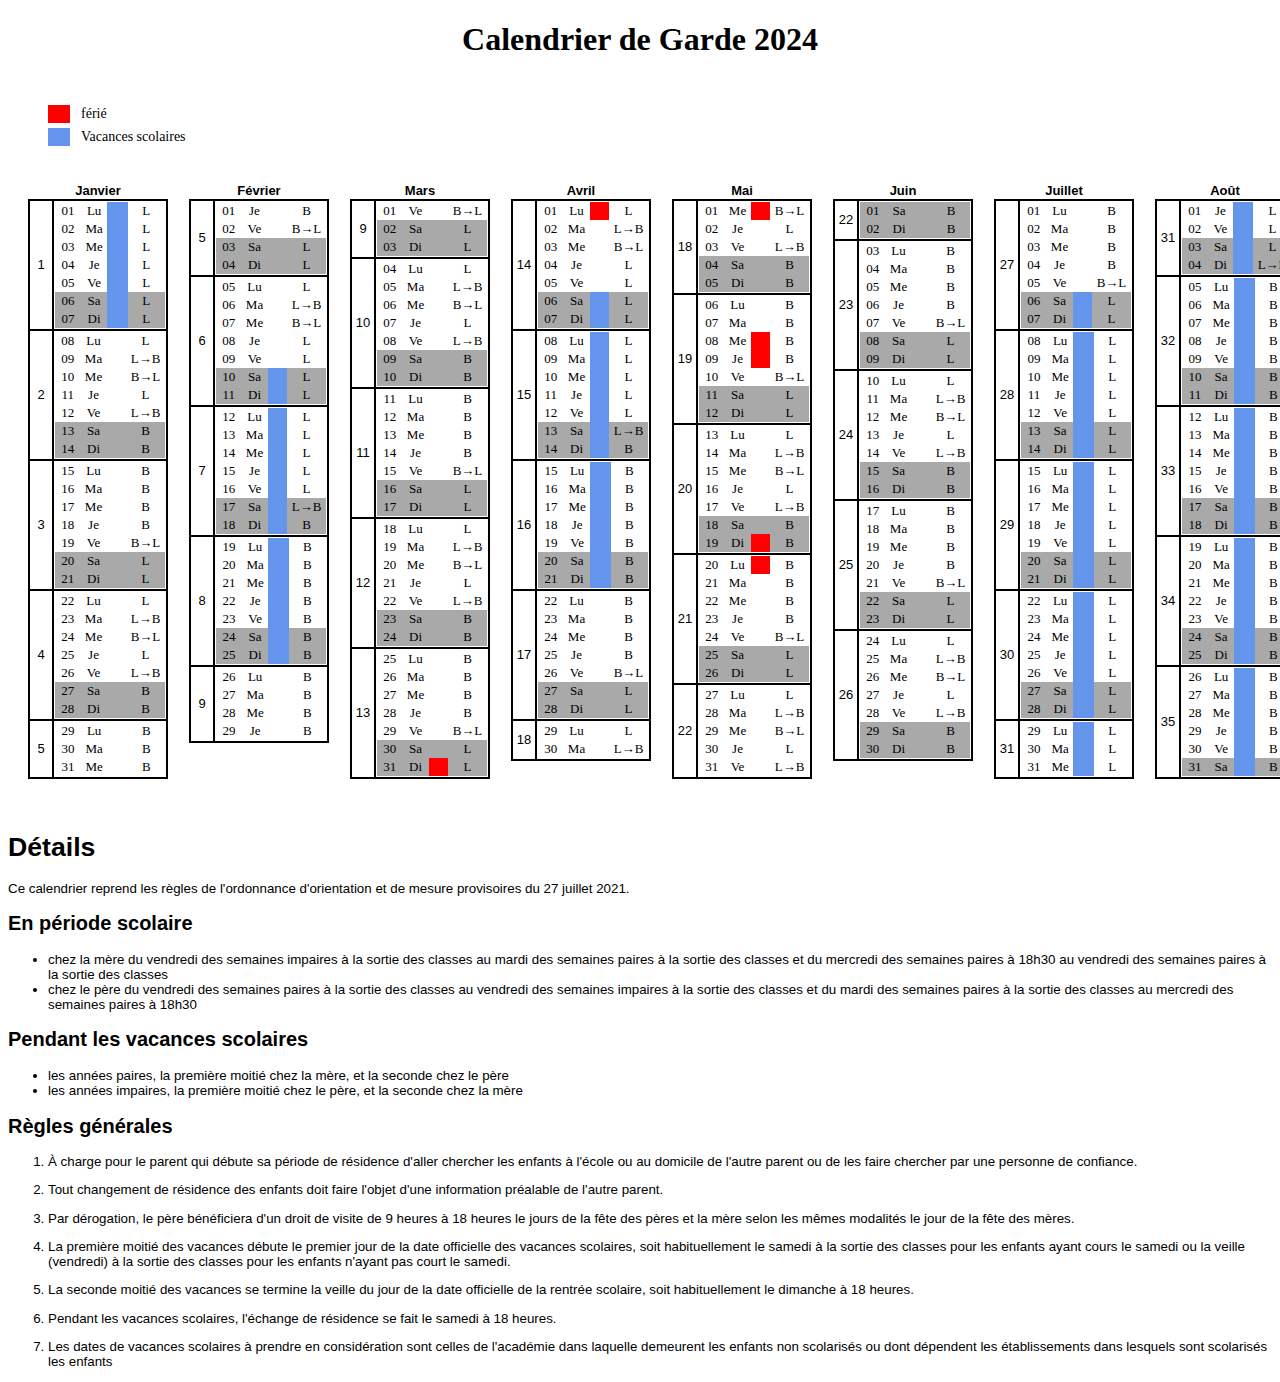
<file: docs/2024/calendar-2024.html>
<!DOCTYPE html>
<html lang="fr">
<head>
    <link rel="icon" type="image/png" href="favicon/favicon-32x32.png">
    <title>Calendrier de garde 2024</title>
    <style>
/* Debug */
/*
table, td {
    border: 1px solid black;
} */



/* Aligns rows in tr.year on the top */
tr.year {
    vertical-align: baseline;
}

/* Packs table rows and columns together for a neat rendering. */
table {
    border-collapse: collapse;
}


table.month {
    font-family: Arial, Helvetica, sans-serif;
    font-size: small;
    table-layout: auto;
    width: 140px;
}

td.features {
    font-family: Menlo;
}

/* Margin between months (important: to take into account in table.month's width) */
td.month {
    padding-left: 20px;
}


/* -------------------------------------------------------------------------------- */
/*

Cell width
----------

table.month has a fixed with.

The following settings set the width for the different month table components
as follows:

- the week id columns is x % of the row width,
- all the features combined what's left,
- the day number and day name are the set to a precise width so that it stays
  consistent irrespectively of the cell content (minimum width can vary has
  the font can be non-fixed width).
- colored (empty) cells are 15 px,
- other features width is auto.

*/


table.features {
    width: 100%;
}

td.daycust {
    width: 38px;
}

td.weekid {
    width: 20px;
}

td.daynum, td.dayname {
    width: 25px;
}

td.coloredcell {
    width: 20px;
}




/* -------------------------------------------------------------------------------- */
/* Borders */

tr.week {
    border: 2px solid black;
}

td.weekid {
    border-right: 2px solid black;
}

/* -------------------------------------------------------------------------------- */
/* Text alignment */

h1.title {
    text-align: center;
}

td.daynum, td.dayname, td.daycust {
    text-align: center;
}

td.weekid {
    text-align: center;
}

/* -------------------------------------------------------------------------------- */
/* Background colors */

tr.weekend {
    background-color: #A9A9A9;
}

td.férié {
    background-color: #FF0000;
}

td.vacancesscolaires {
    background-color: #6495ED;
}

td.courses {
    background-color: orange;
}



/* -------------------------------------------------------------------------------- */
/* Legend */

div#legend {
    padding-top: 20px;
    padding-bottom: 30px;
}

table.legend {
    padding-left: 30px;
    border-collapse: separate;
    border-spacing: 10px 5px;
    font-family: Menlo;
    font-size: 0.875em;
  }

/* -------------------------------------------------------------------------------- */
/* Comments */

div#comments {
    font-family: Arial, Helvetica, sans-serif;
    font-size:smaller;
    padding-top: 30px
}
</style>
</head>
<body>
    <div id="content">    <h1 class="title">Calendrier de Garde 2024</h1>
    <div id="legend">
        <table class="legend">
  <tr>
    <td class="coloredcell férié"></td>
    <td>férié</td>
  </tr>
  <tr>
    <td class="coloredcell vacancesscolaires"></td>
    <td>Vacances scolaires</td>
  </tr>
</table>
    </div>
    <div id="calendar">
        <!DOCTYPE html>
<html lang="fr">
<head>
    <link rel="icon" type="image/png" href="favicon/favicon-32x32.png">
    <title></title>
    <style>
/* Debug */
/*
table, td {
    border: 1px solid black;
} */



/* Aligns rows in tr.year on the top */
tr.year {
    vertical-align: baseline;
}

/* Packs table rows and columns together for a neat rendering. */
table {
    border-collapse: collapse;
}


table.month {
    font-family: Arial, Helvetica, sans-serif;
    font-size: small;
    table-layout: auto;
    width: 140px;
}

td.features {
    font-family: Menlo;
}

/* Margin between months (important: to take into account in table.month's width) */
td.month {
    padding-left: 20px;
}


/* -------------------------------------------------------------------------------- */
/*

Cell width
----------

table.month has a fixed with.

The following settings set the width for the different month table components
as follows:

- the week id columns is x % of the row width,
- all the features combined what's left,
- the day number and day name are the set to a precise width so that it stays
  consistent irrespectively of the cell content (minimum width can vary has
  the font can be non-fixed width).
- colored (empty) cells are 15 px,
- other features width is auto.

*/


table.features {
    width: 100%;
}

td.daycust {
    width: 38px;
}

td.weekid {
    width: 20px;
}

td.daynum, td.dayname {
    width: 25px;
}

td.coloredcell {
    width: 20px;
}




/* -------------------------------------------------------------------------------- */
/* Borders */

tr.week {
    border: 2px solid black;
}

td.weekid {
    border-right: 2px solid black;
}

/* -------------------------------------------------------------------------------- */
/* Text alignment */

h1.title {
    text-align: center;
}

td.daynum, td.dayname, td.daycust {
    text-align: center;
}

td.weekid {
    text-align: center;
}

/* -------------------------------------------------------------------------------- */
/* Background colors */

tr.weekend {
    background-color: #A9A9A9;
}

td.férié {
    background-color: #FF0000;
}

td.vacancesscolaires {
    background-color: #6495ED;
}

td.courses {
    background-color: orange;
}



/* -------------------------------------------------------------------------------- */
/* Legend */

div#legend {
    padding-top: 20px;
    padding-bottom: 30px;
}

table.legend {
    padding-left: 30px;
    border-collapse: separate;
    border-spacing: 10px 5px;
    font-family: Menlo;
    font-size: 0.875em;
  }

/* -------------------------------------------------------------------------------- */
/* Comments */

div#comments {
    font-family: Arial, Helvetica, sans-serif;
    font-size:smaller;
    padding-top: 30px
}
</style>
</head>
<body>
    <div id="content">
<table class="master_calendar">
<tr class="year">
  <td class="month">
  <table class="month">
 <thead>
  <tr class="month_name">
   <th colspan="2">
    Janvier
   </th>
  </tr>
 </thead>
 <tbody>
  <tr class="week">
   <td class="weekid">
    1
   </td>
   <td class="features">
    <table class="features">
     <tr class="weekday lu">
      <td class="daynum">
       01
      </td>
      <td class="dayname">
       Lu
      </td>
      <td class="coloredcell vacancesscolaires férié">
      </td>
      <td class="daycust">
       L
      </td>
     </tr>
     <tr class="weekday ma">
      <td class="daynum">
       02
      </td>
      <td class="dayname">
       Ma
      </td>
      <td class="coloredcell vacancesscolaires">
      </td>
      <td class="daycust">
       L
      </td>
     </tr>
     <tr class="weekday me">
      <td class="daynum">
       03
      </td>
      <td class="dayname">
       Me
      </td>
      <td class="coloredcell vacancesscolaires">
      </td>
      <td class="daycust">
       L
      </td>
     </tr>
     <tr class="weekday je">
      <td class="daynum">
       04
      </td>
      <td class="dayname">
       Je
      </td>
      <td class="coloredcell vacancesscolaires">
      </td>
      <td class="daycust">
       L
      </td>
     </tr>
     <tr class="weekday ve">
      <td class="daynum">
       05
      </td>
      <td class="dayname">
       Ve
      </td>
      <td class="coloredcell vacancesscolaires">
      </td>
      <td class="daycust">
       L
      </td>
     </tr>
     <tr class="weekend sa">
      <td class="daynum">
       06
      </td>
      <td class="dayname">
       Sa
      </td>
      <td class="coloredcell vacancesscolaires">
      </td>
      <td class="daycust">
       L
      </td>
     </tr>
     <tr class="weekend di">
      <td class="daynum">
       07
      </td>
      <td class="dayname">
       Di
      </td>
      <td class="coloredcell vacancesscolaires">
      </td>
      <td class="daycust">
       L
      </td>
     </tr>
    </table>
   </td>
  </tr>
  <tr class="week">
   <td class="weekid">
    2
   </td>
   <td class="features">
    <table class="features">
     <tr class="weekday lu">
      <td class="daynum">
       08
      </td>
      <td class="dayname">
       Lu
      </td>
      <td class="coloredcell">
      </td>
      <td class="daycust">
       L
      </td>
     </tr>
     <tr class="weekday ma">
      <td class="daynum">
       09
      </td>
      <td class="dayname">
       Ma
      </td>
      <td class="coloredcell">
      </td>
      <td class="daycust">
       L→B
      </td>
     </tr>
     <tr class="weekday me">
      <td class="daynum">
       10
      </td>
      <td class="dayname">
       Me
      </td>
      <td class="coloredcell">
      </td>
      <td class="daycust">
       B→L
      </td>
     </tr>
     <tr class="weekday je">
      <td class="daynum">
       11
      </td>
      <td class="dayname">
       Je
      </td>
      <td class="coloredcell">
      </td>
      <td class="daycust">
       L
      </td>
     </tr>
     <tr class="weekday ve">
      <td class="daynum">
       12
      </td>
      <td class="dayname">
       Ve
      </td>
      <td class="coloredcell">
      </td>
      <td class="daycust">
       L→B
      </td>
     </tr>
     <tr class="weekend sa">
      <td class="daynum">
       13
      </td>
      <td class="dayname">
       Sa
      </td>
      <td class="coloredcell">
      </td>
      <td class="daycust">
       B
      </td>
     </tr>
     <tr class="weekend di">
      <td class="daynum">
       14
      </td>
      <td class="dayname">
       Di
      </td>
      <td class="coloredcell">
      </td>
      <td class="daycust">
       B
      </td>
     </tr>
    </table>
   </td>
  </tr>
  <tr class="week">
   <td class="weekid">
    3
   </td>
   <td class="features">
    <table class="features">
     <tr class="weekday lu">
      <td class="daynum">
       15
      </td>
      <td class="dayname">
       Lu
      </td>
      <td class="coloredcell">
      </td>
      <td class="daycust">
       B
      </td>
     </tr>
     <tr class="weekday ma">
      <td class="daynum">
       16
      </td>
      <td class="dayname">
       Ma
      </td>
      <td class="coloredcell">
      </td>
      <td class="daycust">
       B
      </td>
     </tr>
     <tr class="weekday me">
      <td class="daynum">
       17
      </td>
      <td class="dayname">
       Me
      </td>
      <td class="coloredcell">
      </td>
      <td class="daycust">
       B
      </td>
     </tr>
     <tr class="weekday je">
      <td class="daynum">
       18
      </td>
      <td class="dayname">
       Je
      </td>
      <td class="coloredcell">
      </td>
      <td class="daycust">
       B
      </td>
     </tr>
     <tr class="weekday ve">
      <td class="daynum">
       19
      </td>
      <td class="dayname">
       Ve
      </td>
      <td class="coloredcell">
      </td>
      <td class="daycust">
       B→L
      </td>
     </tr>
     <tr class="weekend sa">
      <td class="daynum">
       20
      </td>
      <td class="dayname">
       Sa
      </td>
      <td class="coloredcell">
      </td>
      <td class="daycust">
       L
      </td>
     </tr>
     <tr class="weekend di">
      <td class="daynum">
       21
      </td>
      <td class="dayname">
       Di
      </td>
      <td class="coloredcell">
      </td>
      <td class="daycust">
       L
      </td>
     </tr>
    </table>
   </td>
  </tr>
  <tr class="week">
   <td class="weekid">
    4
   </td>
   <td class="features">
    <table class="features">
     <tr class="weekday lu">
      <td class="daynum">
       22
      </td>
      <td class="dayname">
       Lu
      </td>
      <td class="coloredcell">
      </td>
      <td class="daycust">
       L
      </td>
     </tr>
     <tr class="weekday ma">
      <td class="daynum">
       23
      </td>
      <td class="dayname">
       Ma
      </td>
      <td class="coloredcell">
      </td>
      <td class="daycust">
       L→B
      </td>
     </tr>
     <tr class="weekday me">
      <td class="daynum">
       24
      </td>
      <td class="dayname">
       Me
      </td>
      <td class="coloredcell">
      </td>
      <td class="daycust">
       B→L
      </td>
     </tr>
     <tr class="weekday je">
      <td class="daynum">
       25
      </td>
      <td class="dayname">
       Je
      </td>
      <td class="coloredcell">
      </td>
      <td class="daycust">
       L
      </td>
     </tr>
     <tr class="weekday ve">
      <td class="daynum">
       26
      </td>
      <td class="dayname">
       Ve
      </td>
      <td class="coloredcell">
      </td>
      <td class="daycust">
       L→B
      </td>
     </tr>
     <tr class="weekend sa">
      <td class="daynum">
       27
      </td>
      <td class="dayname">
       Sa
      </td>
      <td class="coloredcell">
      </td>
      <td class="daycust">
       B
      </td>
     </tr>
     <tr class="weekend di">
      <td class="daynum">
       28
      </td>
      <td class="dayname">
       Di
      </td>
      <td class="coloredcell">
      </td>
      <td class="daycust">
       B
      </td>
     </tr>
    </table>
   </td>
  </tr>
  <tr class="week">
   <td class="weekid">
    5
   </td>
   <td class="features">
    <table class="features">
     <tr class="weekday lu">
      <td class="daynum">
       29
      </td>
      <td class="dayname">
       Lu
      </td>
      <td class="coloredcell">
      </td>
      <td class="daycust">
       B
      </td>
     </tr>
     <tr class="weekday ma">
      <td class="daynum">
       30
      </td>
      <td class="dayname">
       Ma
      </td>
      <td class="coloredcell">
      </td>
      <td class="daycust">
       B
      </td>
     </tr>
     <tr class="weekday me">
      <td class="daynum">
       31
      </td>
      <td class="dayname">
       Me
      </td>
      <td class="coloredcell">
      </td>
      <td class="daycust">
       B
      </td>
     </tr>
    </table>
   </td>
  </tr>
 </tbody>
</table>
  </td>
  <td class="month">
  <table class="month">
 <thead>
  <tr class="month_name">
   <th colspan="2">
    Février
   </th>
  </tr>
 </thead>
 <tbody>
  <tr class="week">
   <td class="weekid">
    5
   </td>
   <td class="features">
    <table class="features">
     <tr class="weekday je">
      <td class="daynum">
       01
      </td>
      <td class="dayname">
       Je
      </td>
      <td class="coloredcell">
      </td>
      <td class="daycust">
       B
      </td>
     </tr>
     <tr class="weekday ve">
      <td class="daynum">
       02
      </td>
      <td class="dayname">
       Ve
      </td>
      <td class="coloredcell">
      </td>
      <td class="daycust">
       B→L
      </td>
     </tr>
     <tr class="weekend sa">
      <td class="daynum">
       03
      </td>
      <td class="dayname">
       Sa
      </td>
      <td class="coloredcell">
      </td>
      <td class="daycust">
       L
      </td>
     </tr>
     <tr class="weekend di">
      <td class="daynum">
       04
      </td>
      <td class="dayname">
       Di
      </td>
      <td class="coloredcell">
      </td>
      <td class="daycust">
       L
      </td>
     </tr>
    </table>
   </td>
  </tr>
  <tr class="week">
   <td class="weekid">
    6
   </td>
   <td class="features">
    <table class="features">
     <tr class="weekday lu">
      <td class="daynum">
       05
      </td>
      <td class="dayname">
       Lu
      </td>
      <td class="coloredcell">
      </td>
      <td class="daycust">
       L
      </td>
     </tr>
     <tr class="weekday ma">
      <td class="daynum">
       06
      </td>
      <td class="dayname">
       Ma
      </td>
      <td class="coloredcell">
      </td>
      <td class="daycust">
       L→B
      </td>
     </tr>
     <tr class="weekday me">
      <td class="daynum">
       07
      </td>
      <td class="dayname">
       Me
      </td>
      <td class="coloredcell">
      </td>
      <td class="daycust">
       B→L
      </td>
     </tr>
     <tr class="weekday je">
      <td class="daynum">
       08
      </td>
      <td class="dayname">
       Je
      </td>
      <td class="coloredcell">
      </td>
      <td class="daycust">
       L
      </td>
     </tr>
     <tr class="weekday ve">
      <td class="daynum">
       09
      </td>
      <td class="dayname">
       Ve
      </td>
      <td class="coloredcell">
      </td>
      <td class="daycust">
       L
      </td>
     </tr>
     <tr class="weekend sa">
      <td class="daynum">
       10
      </td>
      <td class="dayname">
       Sa
      </td>
      <td class="coloredcell vacancesscolaires">
      </td>
      <td class="daycust">
       L
      </td>
     </tr>
     <tr class="weekend di">
      <td class="daynum">
       11
      </td>
      <td class="dayname">
       Di
      </td>
      <td class="coloredcell vacancesscolaires">
      </td>
      <td class="daycust">
       L
      </td>
     </tr>
    </table>
   </td>
  </tr>
  <tr class="week">
   <td class="weekid">
    7
   </td>
   <td class="features">
    <table class="features">
     <tr class="weekday lu">
      <td class="daynum">
       12
      </td>
      <td class="dayname">
       Lu
      </td>
      <td class="coloredcell vacancesscolaires">
      </td>
      <td class="daycust">
       L
      </td>
     </tr>
     <tr class="weekday ma">
      <td class="daynum">
       13
      </td>
      <td class="dayname">
       Ma
      </td>
      <td class="coloredcell vacancesscolaires">
      </td>
      <td class="daycust">
       L
      </td>
     </tr>
     <tr class="weekday me">
      <td class="daynum">
       14
      </td>
      <td class="dayname">
       Me
      </td>
      <td class="coloredcell vacancesscolaires">
      </td>
      <td class="daycust">
       L
      </td>
     </tr>
     <tr class="weekday je">
      <td class="daynum">
       15
      </td>
      <td class="dayname">
       Je
      </td>
      <td class="coloredcell vacancesscolaires">
      </td>
      <td class="daycust">
       L
      </td>
     </tr>
     <tr class="weekday ve">
      <td class="daynum">
       16
      </td>
      <td class="dayname">
       Ve
      </td>
      <td class="coloredcell vacancesscolaires">
      </td>
      <td class="daycust">
       L
      </td>
     </tr>
     <tr class="weekend sa">
      <td class="daynum">
       17
      </td>
      <td class="dayname">
       Sa
      </td>
      <td class="coloredcell vacancesscolaires">
      </td>
      <td class="daycust">
       L→B
      </td>
     </tr>
     <tr class="weekend di">
      <td class="daynum">
       18
      </td>
      <td class="dayname">
       Di
      </td>
      <td class="coloredcell vacancesscolaires">
      </td>
      <td class="daycust">
       B
      </td>
     </tr>
    </table>
   </td>
  </tr>
  <tr class="week">
   <td class="weekid">
    8
   </td>
   <td class="features">
    <table class="features">
     <tr class="weekday lu">
      <td class="daynum">
       19
      </td>
      <td class="dayname">
       Lu
      </td>
      <td class="coloredcell vacancesscolaires">
      </td>
      <td class="daycust">
       B
      </td>
     </tr>
     <tr class="weekday ma">
      <td class="daynum">
       20
      </td>
      <td class="dayname">
       Ma
      </td>
      <td class="coloredcell vacancesscolaires">
      </td>
      <td class="daycust">
       B
      </td>
     </tr>
     <tr class="weekday me">
      <td class="daynum">
       21
      </td>
      <td class="dayname">
       Me
      </td>
      <td class="coloredcell vacancesscolaires">
      </td>
      <td class="daycust">
       B
      </td>
     </tr>
     <tr class="weekday je">
      <td class="daynum">
       22
      </td>
      <td class="dayname">
       Je
      </td>
      <td class="coloredcell vacancesscolaires">
      </td>
      <td class="daycust">
       B
      </td>
     </tr>
     <tr class="weekday ve">
      <td class="daynum">
       23
      </td>
      <td class="dayname">
       Ve
      </td>
      <td class="coloredcell vacancesscolaires">
      </td>
      <td class="daycust">
       B
      </td>
     </tr>
     <tr class="weekend sa">
      <td class="daynum">
       24
      </td>
      <td class="dayname">
       Sa
      </td>
      <td class="coloredcell vacancesscolaires">
      </td>
      <td class="daycust">
       B
      </td>
     </tr>
     <tr class="weekend di">
      <td class="daynum">
       25
      </td>
      <td class="dayname">
       Di
      </td>
      <td class="coloredcell vacancesscolaires">
      </td>
      <td class="daycust">
       B
      </td>
     </tr>
    </table>
   </td>
  </tr>
  <tr class="week">
   <td class="weekid">
    9
   </td>
   <td class="features">
    <table class="features">
     <tr class="weekday lu">
      <td class="daynum">
       26
      </td>
      <td class="dayname">
       Lu
      </td>
      <td class="coloredcell">
      </td>
      <td class="daycust">
       B
      </td>
     </tr>
     <tr class="weekday ma">
      <td class="daynum">
       27
      </td>
      <td class="dayname">
       Ma
      </td>
      <td class="coloredcell">
      </td>
      <td class="daycust">
       B
      </td>
     </tr>
     <tr class="weekday me">
      <td class="daynum">
       28
      </td>
      <td class="dayname">
       Me
      </td>
      <td class="coloredcell">
      </td>
      <td class="daycust">
       B
      </td>
     </tr>
     <tr class="weekday je">
      <td class="daynum">
       29
      </td>
      <td class="dayname">
       Je
      </td>
      <td class="coloredcell">
      </td>
      <td class="daycust">
       B
      </td>
     </tr>
    </table>
   </td>
  </tr>
 </tbody>
</table>
  </td>
  <td class="month">
  <table class="month">
 <thead>
  <tr class="month_name">
   <th colspan="2">
    Mars
   </th>
  </tr>
 </thead>
 <tbody>
  <tr class="week">
   <td class="weekid">
    9
   </td>
   <td class="features">
    <table class="features">
     <tr class="weekday ve">
      <td class="daynum">
       01
      </td>
      <td class="dayname">
       Ve
      </td>
      <td class="coloredcell">
      </td>
      <td class="daycust">
       B→L
      </td>
     </tr>
     <tr class="weekend sa">
      <td class="daynum">
       02
      </td>
      <td class="dayname">
       Sa
      </td>
      <td class="coloredcell">
      </td>
      <td class="daycust">
       L
      </td>
     </tr>
     <tr class="weekend di">
      <td class="daynum">
       03
      </td>
      <td class="dayname">
       Di
      </td>
      <td class="coloredcell">
      </td>
      <td class="daycust">
       L
      </td>
     </tr>
    </table>
   </td>
  </tr>
  <tr class="week">
   <td class="weekid">
    10
   </td>
   <td class="features">
    <table class="features">
     <tr class="weekday lu">
      <td class="daynum">
       04
      </td>
      <td class="dayname">
       Lu
      </td>
      <td class="coloredcell">
      </td>
      <td class="daycust">
       L
      </td>
     </tr>
     <tr class="weekday ma">
      <td class="daynum">
       05
      </td>
      <td class="dayname">
       Ma
      </td>
      <td class="coloredcell">
      </td>
      <td class="daycust">
       L→B
      </td>
     </tr>
     <tr class="weekday me">
      <td class="daynum">
       06
      </td>
      <td class="dayname">
       Me
      </td>
      <td class="coloredcell">
      </td>
      <td class="daycust">
       B→L
      </td>
     </tr>
     <tr class="weekday je">
      <td class="daynum">
       07
      </td>
      <td class="dayname">
       Je
      </td>
      <td class="coloredcell">
      </td>
      <td class="daycust">
       L
      </td>
     </tr>
     <tr class="weekday ve">
      <td class="daynum">
       08
      </td>
      <td class="dayname">
       Ve
      </td>
      <td class="coloredcell">
      </td>
      <td class="daycust">
       L→B
      </td>
     </tr>
     <tr class="weekend sa">
      <td class="daynum">
       09
      </td>
      <td class="dayname">
       Sa
      </td>
      <td class="coloredcell">
      </td>
      <td class="daycust">
       B
      </td>
     </tr>
     <tr class="weekend di">
      <td class="daynum">
       10
      </td>
      <td class="dayname">
       Di
      </td>
      <td class="coloredcell">
      </td>
      <td class="daycust">
       B
      </td>
     </tr>
    </table>
   </td>
  </tr>
  <tr class="week">
   <td class="weekid">
    11
   </td>
   <td class="features">
    <table class="features">
     <tr class="weekday lu">
      <td class="daynum">
       11
      </td>
      <td class="dayname">
       Lu
      </td>
      <td class="coloredcell">
      </td>
      <td class="daycust">
       B
      </td>
     </tr>
     <tr class="weekday ma">
      <td class="daynum">
       12
      </td>
      <td class="dayname">
       Ma
      </td>
      <td class="coloredcell">
      </td>
      <td class="daycust">
       B
      </td>
     </tr>
     <tr class="weekday me">
      <td class="daynum">
       13
      </td>
      <td class="dayname">
       Me
      </td>
      <td class="coloredcell">
      </td>
      <td class="daycust">
       B
      </td>
     </tr>
     <tr class="weekday je">
      <td class="daynum">
       14
      </td>
      <td class="dayname">
       Je
      </td>
      <td class="coloredcell">
      </td>
      <td class="daycust">
       B
      </td>
     </tr>
     <tr class="weekday ve">
      <td class="daynum">
       15
      </td>
      <td class="dayname">
       Ve
      </td>
      <td class="coloredcell">
      </td>
      <td class="daycust">
       B→L
      </td>
     </tr>
     <tr class="weekend sa">
      <td class="daynum">
       16
      </td>
      <td class="dayname">
       Sa
      </td>
      <td class="coloredcell">
      </td>
      <td class="daycust">
       L
      </td>
     </tr>
     <tr class="weekend di">
      <td class="daynum">
       17
      </td>
      <td class="dayname">
       Di
      </td>
      <td class="coloredcell">
      </td>
      <td class="daycust">
       L
      </td>
     </tr>
    </table>
   </td>
  </tr>
  <tr class="week">
   <td class="weekid">
    12
   </td>
   <td class="features">
    <table class="features">
     <tr class="weekday lu">
      <td class="daynum">
       18
      </td>
      <td class="dayname">
       Lu
      </td>
      <td class="coloredcell">
      </td>
      <td class="daycust">
       L
      </td>
     </tr>
     <tr class="weekday ma">
      <td class="daynum">
       19
      </td>
      <td class="dayname">
       Ma
      </td>
      <td class="coloredcell">
      </td>
      <td class="daycust">
       L→B
      </td>
     </tr>
     <tr class="weekday me">
      <td class="daynum">
       20
      </td>
      <td class="dayname">
       Me
      </td>
      <td class="coloredcell">
      </td>
      <td class="daycust">
       B→L
      </td>
     </tr>
     <tr class="weekday je">
      <td class="daynum">
       21
      </td>
      <td class="dayname">
       Je
      </td>
      <td class="coloredcell">
      </td>
      <td class="daycust">
       L
      </td>
     </tr>
     <tr class="weekday ve">
      <td class="daynum">
       22
      </td>
      <td class="dayname">
       Ve
      </td>
      <td class="coloredcell">
      </td>
      <td class="daycust">
       L→B
      </td>
     </tr>
     <tr class="weekend sa">
      <td class="daynum">
       23
      </td>
      <td class="dayname">
       Sa
      </td>
      <td class="coloredcell">
      </td>
      <td class="daycust">
       B
      </td>
     </tr>
     <tr class="weekend di">
      <td class="daynum">
       24
      </td>
      <td class="dayname">
       Di
      </td>
      <td class="coloredcell">
      </td>
      <td class="daycust">
       B
      </td>
     </tr>
    </table>
   </td>
  </tr>
  <tr class="week">
   <td class="weekid">
    13
   </td>
   <td class="features">
    <table class="features">
     <tr class="weekday lu">
      <td class="daynum">
       25
      </td>
      <td class="dayname">
       Lu
      </td>
      <td class="coloredcell">
      </td>
      <td class="daycust">
       B
      </td>
     </tr>
     <tr class="weekday ma">
      <td class="daynum">
       26
      </td>
      <td class="dayname">
       Ma
      </td>
      <td class="coloredcell">
      </td>
      <td class="daycust">
       B
      </td>
     </tr>
     <tr class="weekday me">
      <td class="daynum">
       27
      </td>
      <td class="dayname">
       Me
      </td>
      <td class="coloredcell">
      </td>
      <td class="daycust">
       B
      </td>
     </tr>
     <tr class="weekday je">
      <td class="daynum">
       28
      </td>
      <td class="dayname">
       Je
      </td>
      <td class="coloredcell">
      </td>
      <td class="daycust">
       B
      </td>
     </tr>
     <tr class="weekday ve">
      <td class="daynum">
       29
      </td>
      <td class="dayname">
       Ve
      </td>
      <td class="coloredcell">
      </td>
      <td class="daycust">
       B→L
      </td>
     </tr>
     <tr class="weekend sa">
      <td class="daynum">
       30
      </td>
      <td class="dayname">
       Sa
      </td>
      <td class="coloredcell">
      </td>
      <td class="daycust">
       L
      </td>
     </tr>
     <tr class="weekend di">
      <td class="daynum">
       31
      </td>
      <td class="dayname">
       Di
      </td>
      <td class="coloredcell férié">
      </td>
      <td class="daycust">
       L
      </td>
     </tr>
    </table>
   </td>
  </tr>
 </tbody>
</table>
  </td>
  <td class="month">
  <table class="month">
 <thead>
  <tr class="month_name">
   <th colspan="2">
    Avril
   </th>
  </tr>
 </thead>
 <tbody>
  <tr class="week">
   <td class="weekid">
    14
   </td>
   <td class="features">
    <table class="features">
     <tr class="weekday lu">
      <td class="daynum">
       01
      </td>
      <td class="dayname">
       Lu
      </td>
      <td class="coloredcell férié">
      </td>
      <td class="daycust">
       L
      </td>
     </tr>
     <tr class="weekday ma">
      <td class="daynum">
       02
      </td>
      <td class="dayname">
       Ma
      </td>
      <td class="coloredcell">
      </td>
      <td class="daycust">
       L→B
      </td>
     </tr>
     <tr class="weekday me">
      <td class="daynum">
       03
      </td>
      <td class="dayname">
       Me
      </td>
      <td class="coloredcell">
      </td>
      <td class="daycust">
       B→L
      </td>
     </tr>
     <tr class="weekday je">
      <td class="daynum">
       04
      </td>
      <td class="dayname">
       Je
      </td>
      <td class="coloredcell">
      </td>
      <td class="daycust">
       L
      </td>
     </tr>
     <tr class="weekday ve">
      <td class="daynum">
       05
      </td>
      <td class="dayname">
       Ve
      </td>
      <td class="coloredcell">
      </td>
      <td class="daycust">
       L
      </td>
     </tr>
     <tr class="weekend sa">
      <td class="daynum">
       06
      </td>
      <td class="dayname">
       Sa
      </td>
      <td class="coloredcell vacancesscolaires">
      </td>
      <td class="daycust">
       L
      </td>
     </tr>
     <tr class="weekend di">
      <td class="daynum">
       07
      </td>
      <td class="dayname">
       Di
      </td>
      <td class="coloredcell vacancesscolaires">
      </td>
      <td class="daycust">
       L
      </td>
     </tr>
    </table>
   </td>
  </tr>
  <tr class="week">
   <td class="weekid">
    15
   </td>
   <td class="features">
    <table class="features">
     <tr class="weekday lu">
      <td class="daynum">
       08
      </td>
      <td class="dayname">
       Lu
      </td>
      <td class="coloredcell vacancesscolaires">
      </td>
      <td class="daycust">
       L
      </td>
     </tr>
     <tr class="weekday ma">
      <td class="daynum">
       09
      </td>
      <td class="dayname">
       Ma
      </td>
      <td class="coloredcell vacancesscolaires">
      </td>
      <td class="daycust">
       L
      </td>
     </tr>
     <tr class="weekday me">
      <td class="daynum">
       10
      </td>
      <td class="dayname">
       Me
      </td>
      <td class="coloredcell vacancesscolaires">
      </td>
      <td class="daycust">
       L
      </td>
     </tr>
     <tr class="weekday je">
      <td class="daynum">
       11
      </td>
      <td class="dayname">
       Je
      </td>
      <td class="coloredcell vacancesscolaires">
      </td>
      <td class="daycust">
       L
      </td>
     </tr>
     <tr class="weekday ve">
      <td class="daynum">
       12
      </td>
      <td class="dayname">
       Ve
      </td>
      <td class="coloredcell vacancesscolaires">
      </td>
      <td class="daycust">
       L
      </td>
     </tr>
     <tr class="weekend sa">
      <td class="daynum">
       13
      </td>
      <td class="dayname">
       Sa
      </td>
      <td class="coloredcell vacancesscolaires">
      </td>
      <td class="daycust">
       L→B
      </td>
     </tr>
     <tr class="weekend di">
      <td class="daynum">
       14
      </td>
      <td class="dayname">
       Di
      </td>
      <td class="coloredcell vacancesscolaires">
      </td>
      <td class="daycust">
       B
      </td>
     </tr>
    </table>
   </td>
  </tr>
  <tr class="week">
   <td class="weekid">
    16
   </td>
   <td class="features">
    <table class="features">
     <tr class="weekday lu">
      <td class="daynum">
       15
      </td>
      <td class="dayname">
       Lu
      </td>
      <td class="coloredcell vacancesscolaires">
      </td>
      <td class="daycust">
       B
      </td>
     </tr>
     <tr class="weekday ma">
      <td class="daynum">
       16
      </td>
      <td class="dayname">
       Ma
      </td>
      <td class="coloredcell vacancesscolaires">
      </td>
      <td class="daycust">
       B
      </td>
     </tr>
     <tr class="weekday me">
      <td class="daynum">
       17
      </td>
      <td class="dayname">
       Me
      </td>
      <td class="coloredcell vacancesscolaires">
      </td>
      <td class="daycust">
       B
      </td>
     </tr>
     <tr class="weekday je">
      <td class="daynum">
       18
      </td>
      <td class="dayname">
       Je
      </td>
      <td class="coloredcell vacancesscolaires">
      </td>
      <td class="daycust">
       B
      </td>
     </tr>
     <tr class="weekday ve">
      <td class="daynum">
       19
      </td>
      <td class="dayname">
       Ve
      </td>
      <td class="coloredcell vacancesscolaires">
      </td>
      <td class="daycust">
       B
      </td>
     </tr>
     <tr class="weekend sa">
      <td class="daynum">
       20
      </td>
      <td class="dayname">
       Sa
      </td>
      <td class="coloredcell vacancesscolaires">
      </td>
      <td class="daycust">
       B
      </td>
     </tr>
     <tr class="weekend di">
      <td class="daynum">
       21
      </td>
      <td class="dayname">
       Di
      </td>
      <td class="coloredcell vacancesscolaires">
      </td>
      <td class="daycust">
       B
      </td>
     </tr>
    </table>
   </td>
  </tr>
  <tr class="week">
   <td class="weekid">
    17
   </td>
   <td class="features">
    <table class="features">
     <tr class="weekday lu">
      <td class="daynum">
       22
      </td>
      <td class="dayname">
       Lu
      </td>
      <td class="coloredcell">
      </td>
      <td class="daycust">
       B
      </td>
     </tr>
     <tr class="weekday ma">
      <td class="daynum">
       23
      </td>
      <td class="dayname">
       Ma
      </td>
      <td class="coloredcell">
      </td>
      <td class="daycust">
       B
      </td>
     </tr>
     <tr class="weekday me">
      <td class="daynum">
       24
      </td>
      <td class="dayname">
       Me
      </td>
      <td class="coloredcell">
      </td>
      <td class="daycust">
       B
      </td>
     </tr>
     <tr class="weekday je">
      <td class="daynum">
       25
      </td>
      <td class="dayname">
       Je
      </td>
      <td class="coloredcell">
      </td>
      <td class="daycust">
       B
      </td>
     </tr>
     <tr class="weekday ve">
      <td class="daynum">
       26
      </td>
      <td class="dayname">
       Ve
      </td>
      <td class="coloredcell">
      </td>
      <td class="daycust">
       B→L
      </td>
     </tr>
     <tr class="weekend sa">
      <td class="daynum">
       27
      </td>
      <td class="dayname">
       Sa
      </td>
      <td class="coloredcell">
      </td>
      <td class="daycust">
       L
      </td>
     </tr>
     <tr class="weekend di">
      <td class="daynum">
       28
      </td>
      <td class="dayname">
       Di
      </td>
      <td class="coloredcell">
      </td>
      <td class="daycust">
       L
      </td>
     </tr>
    </table>
   </td>
  </tr>
  <tr class="week">
   <td class="weekid">
    18
   </td>
   <td class="features">
    <table class="features">
     <tr class="weekday lu">
      <td class="daynum">
       29
      </td>
      <td class="dayname">
       Lu
      </td>
      <td class="coloredcell">
      </td>
      <td class="daycust">
       L
      </td>
     </tr>
     <tr class="weekday ma">
      <td class="daynum">
       30
      </td>
      <td class="dayname">
       Ma
      </td>
      <td class="coloredcell">
      </td>
      <td class="daycust">
       L→B
      </td>
     </tr>
    </table>
   </td>
  </tr>
 </tbody>
</table>
  </td>
  <td class="month">
  <table class="month">
 <thead>
  <tr class="month_name">
   <th colspan="2">
    Mai
   </th>
  </tr>
 </thead>
 <tbody>
  <tr class="week">
   <td class="weekid">
    18
   </td>
   <td class="features">
    <table class="features">
     <tr class="weekday me">
      <td class="daynum">
       01
      </td>
      <td class="dayname">
       Me
      </td>
      <td class="coloredcell férié">
      </td>
      <td class="daycust">
       B→L
      </td>
     </tr>
     <tr class="weekday je">
      <td class="daynum">
       02
      </td>
      <td class="dayname">
       Je
      </td>
      <td class="coloredcell">
      </td>
      <td class="daycust">
       L
      </td>
     </tr>
     <tr class="weekday ve">
      <td class="daynum">
       03
      </td>
      <td class="dayname">
       Ve
      </td>
      <td class="coloredcell">
      </td>
      <td class="daycust">
       L→B
      </td>
     </tr>
     <tr class="weekend sa">
      <td class="daynum">
       04
      </td>
      <td class="dayname">
       Sa
      </td>
      <td class="coloredcell">
      </td>
      <td class="daycust">
       B
      </td>
     </tr>
     <tr class="weekend di">
      <td class="daynum">
       05
      </td>
      <td class="dayname">
       Di
      </td>
      <td class="coloredcell">
      </td>
      <td class="daycust">
       B
      </td>
     </tr>
    </table>
   </td>
  </tr>
  <tr class="week">
   <td class="weekid">
    19
   </td>
   <td class="features">
    <table class="features">
     <tr class="weekday lu">
      <td class="daynum">
       06
      </td>
      <td class="dayname">
       Lu
      </td>
      <td class="coloredcell">
      </td>
      <td class="daycust">
       B
      </td>
     </tr>
     <tr class="weekday ma">
      <td class="daynum">
       07
      </td>
      <td class="dayname">
       Ma
      </td>
      <td class="coloredcell">
      </td>
      <td class="daycust">
       B
      </td>
     </tr>
     <tr class="weekday me">
      <td class="daynum">
       08
      </td>
      <td class="dayname">
       Me
      </td>
      <td class="coloredcell férié">
      </td>
      <td class="daycust">
       B
      </td>
     </tr>
     <tr class="weekday je">
      <td class="daynum">
       09
      </td>
      <td class="dayname">
       Je
      </td>
      <td class="coloredcell férié">
      </td>
      <td class="daycust">
       B
      </td>
     </tr>
     <tr class="weekday ve">
      <td class="daynum">
       10
      </td>
      <td class="dayname">
       Ve
      </td>
      <td class="coloredcell">
      </td>
      <td class="daycust">
       B→L
      </td>
     </tr>
     <tr class="weekend sa">
      <td class="daynum">
       11
      </td>
      <td class="dayname">
       Sa
      </td>
      <td class="coloredcell">
      </td>
      <td class="daycust">
       L
      </td>
     </tr>
     <tr class="weekend di">
      <td class="daynum">
       12
      </td>
      <td class="dayname">
       Di
      </td>
      <td class="coloredcell">
      </td>
      <td class="daycust">
       L
      </td>
     </tr>
    </table>
   </td>
  </tr>
  <tr class="week">
   <td class="weekid">
    20
   </td>
   <td class="features">
    <table class="features">
     <tr class="weekday lu">
      <td class="daynum">
       13
      </td>
      <td class="dayname">
       Lu
      </td>
      <td class="coloredcell">
      </td>
      <td class="daycust">
       L
      </td>
     </tr>
     <tr class="weekday ma">
      <td class="daynum">
       14
      </td>
      <td class="dayname">
       Ma
      </td>
      <td class="coloredcell">
      </td>
      <td class="daycust">
       L→B
      </td>
     </tr>
     <tr class="weekday me">
      <td class="daynum">
       15
      </td>
      <td class="dayname">
       Me
      </td>
      <td class="coloredcell">
      </td>
      <td class="daycust">
       B→L
      </td>
     </tr>
     <tr class="weekday je">
      <td class="daynum">
       16
      </td>
      <td class="dayname">
       Je
      </td>
      <td class="coloredcell">
      </td>
      <td class="daycust">
       L
      </td>
     </tr>
     <tr class="weekday ve">
      <td class="daynum">
       17
      </td>
      <td class="dayname">
       Ve
      </td>
      <td class="coloredcell">
      </td>
      <td class="daycust">
       L→B
      </td>
     </tr>
     <tr class="weekend sa">
      <td class="daynum">
       18
      </td>
      <td class="dayname">
       Sa
      </td>
      <td class="coloredcell">
      </td>
      <td class="daycust">
       B
      </td>
     </tr>
     <tr class="weekend di">
      <td class="daynum">
       19
      </td>
      <td class="dayname">
       Di
      </td>
      <td class="coloredcell férié">
      </td>
      <td class="daycust">
       B
      </td>
     </tr>
    </table>
   </td>
  </tr>
  <tr class="week">
   <td class="weekid">
    21
   </td>
   <td class="features">
    <table class="features">
     <tr class="weekday lu">
      <td class="daynum">
       20
      </td>
      <td class="dayname">
       Lu
      </td>
      <td class="coloredcell férié">
      </td>
      <td class="daycust">
       B
      </td>
     </tr>
     <tr class="weekday ma">
      <td class="daynum">
       21
      </td>
      <td class="dayname">
       Ma
      </td>
      <td class="coloredcell">
      </td>
      <td class="daycust">
       B
      </td>
     </tr>
     <tr class="weekday me">
      <td class="daynum">
       22
      </td>
      <td class="dayname">
       Me
      </td>
      <td class="coloredcell">
      </td>
      <td class="daycust">
       B
      </td>
     </tr>
     <tr class="weekday je">
      <td class="daynum">
       23
      </td>
      <td class="dayname">
       Je
      </td>
      <td class="coloredcell">
      </td>
      <td class="daycust">
       B
      </td>
     </tr>
     <tr class="weekday ve">
      <td class="daynum">
       24
      </td>
      <td class="dayname">
       Ve
      </td>
      <td class="coloredcell">
      </td>
      <td class="daycust">
       B→L
      </td>
     </tr>
     <tr class="weekend sa">
      <td class="daynum">
       25
      </td>
      <td class="dayname">
       Sa
      </td>
      <td class="coloredcell">
      </td>
      <td class="daycust">
       L
      </td>
     </tr>
     <tr class="weekend di">
      <td class="daynum">
       26
      </td>
      <td class="dayname">
       Di
      </td>
      <td class="coloredcell">
      </td>
      <td class="daycust">
       L
      </td>
     </tr>
    </table>
   </td>
  </tr>
  <tr class="week">
   <td class="weekid">
    22
   </td>
   <td class="features">
    <table class="features">
     <tr class="weekday lu">
      <td class="daynum">
       27
      </td>
      <td class="dayname">
       Lu
      </td>
      <td class="coloredcell">
      </td>
      <td class="daycust">
       L
      </td>
     </tr>
     <tr class="weekday ma">
      <td class="daynum">
       28
      </td>
      <td class="dayname">
       Ma
      </td>
      <td class="coloredcell">
      </td>
      <td class="daycust">
       L→B
      </td>
     </tr>
     <tr class="weekday me">
      <td class="daynum">
       29
      </td>
      <td class="dayname">
       Me
      </td>
      <td class="coloredcell">
      </td>
      <td class="daycust">
       B→L
      </td>
     </tr>
     <tr class="weekday je">
      <td class="daynum">
       30
      </td>
      <td class="dayname">
       Je
      </td>
      <td class="coloredcell">
      </td>
      <td class="daycust">
       L
      </td>
     </tr>
     <tr class="weekday ve">
      <td class="daynum">
       31
      </td>
      <td class="dayname">
       Ve
      </td>
      <td class="coloredcell">
      </td>
      <td class="daycust">
       L→B
      </td>
     </tr>
    </table>
   </td>
  </tr>
 </tbody>
</table>
  </td>
  <td class="month">
  <table class="month">
 <thead>
  <tr class="month_name">
   <th colspan="2">
    Juin
   </th>
  </tr>
 </thead>
 <tbody>
  <tr class="week">
   <td class="weekid">
    22
   </td>
   <td class="features">
    <table class="features">
     <tr class="weekend sa">
      <td class="daynum">
       01
      </td>
      <td class="dayname">
       Sa
      </td>
      <td class="coloredcell">
      </td>
      <td class="daycust">
       B
      </td>
     </tr>
     <tr class="weekend di">
      <td class="daynum">
       02
      </td>
      <td class="dayname">
       Di
      </td>
      <td class="coloredcell">
      </td>
      <td class="daycust">
       B
      </td>
     </tr>
    </table>
   </td>
  </tr>
  <tr class="week">
   <td class="weekid">
    23
   </td>
   <td class="features">
    <table class="features">
     <tr class="weekday lu">
      <td class="daynum">
       03
      </td>
      <td class="dayname">
       Lu
      </td>
      <td class="coloredcell">
      </td>
      <td class="daycust">
       B
      </td>
     </tr>
     <tr class="weekday ma">
      <td class="daynum">
       04
      </td>
      <td class="dayname">
       Ma
      </td>
      <td class="coloredcell">
      </td>
      <td class="daycust">
       B
      </td>
     </tr>
     <tr class="weekday me">
      <td class="daynum">
       05
      </td>
      <td class="dayname">
       Me
      </td>
      <td class="coloredcell">
      </td>
      <td class="daycust">
       B
      </td>
     </tr>
     <tr class="weekday je">
      <td class="daynum">
       06
      </td>
      <td class="dayname">
       Je
      </td>
      <td class="coloredcell">
      </td>
      <td class="daycust">
       B
      </td>
     </tr>
     <tr class="weekday ve">
      <td class="daynum">
       07
      </td>
      <td class="dayname">
       Ve
      </td>
      <td class="coloredcell">
      </td>
      <td class="daycust">
       B→L
      </td>
     </tr>
     <tr class="weekend sa">
      <td class="daynum">
       08
      </td>
      <td class="dayname">
       Sa
      </td>
      <td class="coloredcell">
      </td>
      <td class="daycust">
       L
      </td>
     </tr>
     <tr class="weekend di">
      <td class="daynum">
       09
      </td>
      <td class="dayname">
       Di
      </td>
      <td class="coloredcell">
      </td>
      <td class="daycust">
       L
      </td>
     </tr>
    </table>
   </td>
  </tr>
  <tr class="week">
   <td class="weekid">
    24
   </td>
   <td class="features">
    <table class="features">
     <tr class="weekday lu">
      <td class="daynum">
       10
      </td>
      <td class="dayname">
       Lu
      </td>
      <td class="coloredcell">
      </td>
      <td class="daycust">
       L
      </td>
     </tr>
     <tr class="weekday ma">
      <td class="daynum">
       11
      </td>
      <td class="dayname">
       Ma
      </td>
      <td class="coloredcell">
      </td>
      <td class="daycust">
       L→B
      </td>
     </tr>
     <tr class="weekday me">
      <td class="daynum">
       12
      </td>
      <td class="dayname">
       Me
      </td>
      <td class="coloredcell">
      </td>
      <td class="daycust">
       B→L
      </td>
     </tr>
     <tr class="weekday je">
      <td class="daynum">
       13
      </td>
      <td class="dayname">
       Je
      </td>
      <td class="coloredcell">
      </td>
      <td class="daycust">
       L
      </td>
     </tr>
     <tr class="weekday ve">
      <td class="daynum">
       14
      </td>
      <td class="dayname">
       Ve
      </td>
      <td class="coloredcell">
      </td>
      <td class="daycust">
       L→B
      </td>
     </tr>
     <tr class="weekend sa">
      <td class="daynum">
       15
      </td>
      <td class="dayname">
       Sa
      </td>
      <td class="coloredcell">
      </td>
      <td class="daycust">
       B
      </td>
     </tr>
     <tr class="weekend di">
      <td class="daynum">
       16
      </td>
      <td class="dayname">
       Di
      </td>
      <td class="coloredcell">
      </td>
      <td class="daycust">
       B
      </td>
     </tr>
    </table>
   </td>
  </tr>
  <tr class="week">
   <td class="weekid">
    25
   </td>
   <td class="features">
    <table class="features">
     <tr class="weekday lu">
      <td class="daynum">
       17
      </td>
      <td class="dayname">
       Lu
      </td>
      <td class="coloredcell">
      </td>
      <td class="daycust">
       B
      </td>
     </tr>
     <tr class="weekday ma">
      <td class="daynum">
       18
      </td>
      <td class="dayname">
       Ma
      </td>
      <td class="coloredcell">
      </td>
      <td class="daycust">
       B
      </td>
     </tr>
     <tr class="weekday me">
      <td class="daynum">
       19
      </td>
      <td class="dayname">
       Me
      </td>
      <td class="coloredcell">
      </td>
      <td class="daycust">
       B
      </td>
     </tr>
     <tr class="weekday je">
      <td class="daynum">
       20
      </td>
      <td class="dayname">
       Je
      </td>
      <td class="coloredcell">
      </td>
      <td class="daycust">
       B
      </td>
     </tr>
     <tr class="weekday ve">
      <td class="daynum">
       21
      </td>
      <td class="dayname">
       Ve
      </td>
      <td class="coloredcell">
      </td>
      <td class="daycust">
       B→L
      </td>
     </tr>
     <tr class="weekend sa">
      <td class="daynum">
       22
      </td>
      <td class="dayname">
       Sa
      </td>
      <td class="coloredcell">
      </td>
      <td class="daycust">
       L
      </td>
     </tr>
     <tr class="weekend di">
      <td class="daynum">
       23
      </td>
      <td class="dayname">
       Di
      </td>
      <td class="coloredcell">
      </td>
      <td class="daycust">
       L
      </td>
     </tr>
    </table>
   </td>
  </tr>
  <tr class="week">
   <td class="weekid">
    26
   </td>
   <td class="features">
    <table class="features">
     <tr class="weekday lu">
      <td class="daynum">
       24
      </td>
      <td class="dayname">
       Lu
      </td>
      <td class="coloredcell">
      </td>
      <td class="daycust">
       L
      </td>
     </tr>
     <tr class="weekday ma">
      <td class="daynum">
       25
      </td>
      <td class="dayname">
       Ma
      </td>
      <td class="coloredcell">
      </td>
      <td class="daycust">
       L→B
      </td>
     </tr>
     <tr class="weekday me">
      <td class="daynum">
       26
      </td>
      <td class="dayname">
       Me
      </td>
      <td class="coloredcell">
      </td>
      <td class="daycust">
       B→L
      </td>
     </tr>
     <tr class="weekday je">
      <td class="daynum">
       27
      </td>
      <td class="dayname">
       Je
      </td>
      <td class="coloredcell">
      </td>
      <td class="daycust">
       L
      </td>
     </tr>
     <tr class="weekday ve">
      <td class="daynum">
       28
      </td>
      <td class="dayname">
       Ve
      </td>
      <td class="coloredcell">
      </td>
      <td class="daycust">
       L→B
      </td>
     </tr>
     <tr class="weekend sa">
      <td class="daynum">
       29
      </td>
      <td class="dayname">
       Sa
      </td>
      <td class="coloredcell">
      </td>
      <td class="daycust">
       B
      </td>
     </tr>
     <tr class="weekend di">
      <td class="daynum">
       30
      </td>
      <td class="dayname">
       Di
      </td>
      <td class="coloredcell">
      </td>
      <td class="daycust">
       B
      </td>
     </tr>
    </table>
   </td>
  </tr>
 </tbody>
</table>
  </td>
  <td class="month">
  <table class="month">
 <thead>
  <tr class="month_name">
   <th colspan="2">
    Juillet
   </th>
  </tr>
 </thead>
 <tbody>
  <tr class="week">
   <td class="weekid">
    27
   </td>
   <td class="features">
    <table class="features">
     <tr class="weekday lu">
      <td class="daynum">
       01
      </td>
      <td class="dayname">
       Lu
      </td>
      <td class="coloredcell">
      </td>
      <td class="daycust">
       B
      </td>
     </tr>
     <tr class="weekday ma">
      <td class="daynum">
       02
      </td>
      <td class="dayname">
       Ma
      </td>
      <td class="coloredcell">
      </td>
      <td class="daycust">
       B
      </td>
     </tr>
     <tr class="weekday me">
      <td class="daynum">
       03
      </td>
      <td class="dayname">
       Me
      </td>
      <td class="coloredcell">
      </td>
      <td class="daycust">
       B
      </td>
     </tr>
     <tr class="weekday je">
      <td class="daynum">
       04
      </td>
      <td class="dayname">
       Je
      </td>
      <td class="coloredcell">
      </td>
      <td class="daycust">
       B
      </td>
     </tr>
     <tr class="weekday ve">
      <td class="daynum">
       05
      </td>
      <td class="dayname">
       Ve
      </td>
      <td class="coloredcell">
      </td>
      <td class="daycust">
       B→L
      </td>
     </tr>
     <tr class="weekend sa">
      <td class="daynum">
       06
      </td>
      <td class="dayname">
       Sa
      </td>
      <td class="coloredcell vacancesscolaires">
      </td>
      <td class="daycust">
       L
      </td>
     </tr>
     <tr class="weekend di">
      <td class="daynum">
       07
      </td>
      <td class="dayname">
       Di
      </td>
      <td class="coloredcell vacancesscolaires">
      </td>
      <td class="daycust">
       L
      </td>
     </tr>
    </table>
   </td>
  </tr>
  <tr class="week">
   <td class="weekid">
    28
   </td>
   <td class="features">
    <table class="features">
     <tr class="weekday lu">
      <td class="daynum">
       08
      </td>
      <td class="dayname">
       Lu
      </td>
      <td class="coloredcell vacancesscolaires">
      </td>
      <td class="daycust">
       L
      </td>
     </tr>
     <tr class="weekday ma">
      <td class="daynum">
       09
      </td>
      <td class="dayname">
       Ma
      </td>
      <td class="coloredcell vacancesscolaires">
      </td>
      <td class="daycust">
       L
      </td>
     </tr>
     <tr class="weekday me">
      <td class="daynum">
       10
      </td>
      <td class="dayname">
       Me
      </td>
      <td class="coloredcell vacancesscolaires">
      </td>
      <td class="daycust">
       L
      </td>
     </tr>
     <tr class="weekday je">
      <td class="daynum">
       11
      </td>
      <td class="dayname">
       Je
      </td>
      <td class="coloredcell vacancesscolaires">
      </td>
      <td class="daycust">
       L
      </td>
     </tr>
     <tr class="weekday ve">
      <td class="daynum">
       12
      </td>
      <td class="dayname">
       Ve
      </td>
      <td class="coloredcell vacancesscolaires">
      </td>
      <td class="daycust">
       L
      </td>
     </tr>
     <tr class="weekend sa">
      <td class="daynum">
       13
      </td>
      <td class="dayname">
       Sa
      </td>
      <td class="coloredcell vacancesscolaires">
      </td>
      <td class="daycust">
       L
      </td>
     </tr>
     <tr class="weekend di">
      <td class="daynum">
       14
      </td>
      <td class="dayname">
       Di
      </td>
      <td class="coloredcell vacancesscolaires férié">
      </td>
      <td class="daycust">
       L
      </td>
     </tr>
    </table>
   </td>
  </tr>
  <tr class="week">
   <td class="weekid">
    29
   </td>
   <td class="features">
    <table class="features">
     <tr class="weekday lu">
      <td class="daynum">
       15
      </td>
      <td class="dayname">
       Lu
      </td>
      <td class="coloredcell vacancesscolaires">
      </td>
      <td class="daycust">
       L
      </td>
     </tr>
     <tr class="weekday ma">
      <td class="daynum">
       16
      </td>
      <td class="dayname">
       Ma
      </td>
      <td class="coloredcell vacancesscolaires">
      </td>
      <td class="daycust">
       L
      </td>
     </tr>
     <tr class="weekday me">
      <td class="daynum">
       17
      </td>
      <td class="dayname">
       Me
      </td>
      <td class="coloredcell vacancesscolaires">
      </td>
      <td class="daycust">
       L
      </td>
     </tr>
     <tr class="weekday je">
      <td class="daynum">
       18
      </td>
      <td class="dayname">
       Je
      </td>
      <td class="coloredcell vacancesscolaires">
      </td>
      <td class="daycust">
       L
      </td>
     </tr>
     <tr class="weekday ve">
      <td class="daynum">
       19
      </td>
      <td class="dayname">
       Ve
      </td>
      <td class="coloredcell vacancesscolaires">
      </td>
      <td class="daycust">
       L
      </td>
     </tr>
     <tr class="weekend sa">
      <td class="daynum">
       20
      </td>
      <td class="dayname">
       Sa
      </td>
      <td class="coloredcell vacancesscolaires">
      </td>
      <td class="daycust">
       L
      </td>
     </tr>
     <tr class="weekend di">
      <td class="daynum">
       21
      </td>
      <td class="dayname">
       Di
      </td>
      <td class="coloredcell vacancesscolaires">
      </td>
      <td class="daycust">
       L
      </td>
     </tr>
    </table>
   </td>
  </tr>
  <tr class="week">
   <td class="weekid">
    30
   </td>
   <td class="features">
    <table class="features">
     <tr class="weekday lu">
      <td class="daynum">
       22
      </td>
      <td class="dayname">
       Lu
      </td>
      <td class="coloredcell vacancesscolaires">
      </td>
      <td class="daycust">
       L
      </td>
     </tr>
     <tr class="weekday ma">
      <td class="daynum">
       23
      </td>
      <td class="dayname">
       Ma
      </td>
      <td class="coloredcell vacancesscolaires">
      </td>
      <td class="daycust">
       L
      </td>
     </tr>
     <tr class="weekday me">
      <td class="daynum">
       24
      </td>
      <td class="dayname">
       Me
      </td>
      <td class="coloredcell vacancesscolaires">
      </td>
      <td class="daycust">
       L
      </td>
     </tr>
     <tr class="weekday je">
      <td class="daynum">
       25
      </td>
      <td class="dayname">
       Je
      </td>
      <td class="coloredcell vacancesscolaires">
      </td>
      <td class="daycust">
       L
      </td>
     </tr>
     <tr class="weekday ve">
      <td class="daynum">
       26
      </td>
      <td class="dayname">
       Ve
      </td>
      <td class="coloredcell vacancesscolaires">
      </td>
      <td class="daycust">
       L
      </td>
     </tr>
     <tr class="weekend sa">
      <td class="daynum">
       27
      </td>
      <td class="dayname">
       Sa
      </td>
      <td class="coloredcell vacancesscolaires">
      </td>
      <td class="daycust">
       L
      </td>
     </tr>
     <tr class="weekend di">
      <td class="daynum">
       28
      </td>
      <td class="dayname">
       Di
      </td>
      <td class="coloredcell vacancesscolaires">
      </td>
      <td class="daycust">
       L
      </td>
     </tr>
    </table>
   </td>
  </tr>
  <tr class="week">
   <td class="weekid">
    31
   </td>
   <td class="features">
    <table class="features">
     <tr class="weekday lu">
      <td class="daynum">
       29
      </td>
      <td class="dayname">
       Lu
      </td>
      <td class="coloredcell vacancesscolaires">
      </td>
      <td class="daycust">
       L
      </td>
     </tr>
     <tr class="weekday ma">
      <td class="daynum">
       30
      </td>
      <td class="dayname">
       Ma
      </td>
      <td class="coloredcell vacancesscolaires">
      </td>
      <td class="daycust">
       L
      </td>
     </tr>
     <tr class="weekday me">
      <td class="daynum">
       31
      </td>
      <td class="dayname">
       Me
      </td>
      <td class="coloredcell vacancesscolaires">
      </td>
      <td class="daycust">
       L
      </td>
     </tr>
    </table>
   </td>
  </tr>
 </tbody>
</table>
  </td>
  <td class="month">
  <table class="month">
 <thead>
  <tr class="month_name">
   <th colspan="2">
    Août
   </th>
  </tr>
 </thead>
 <tbody>
  <tr class="week">
   <td class="weekid">
    31
   </td>
   <td class="features">
    <table class="features">
     <tr class="weekday je">
      <td class="daynum">
       01
      </td>
      <td class="dayname">
       Je
      </td>
      <td class="coloredcell vacancesscolaires">
      </td>
      <td class="daycust">
       L
      </td>
     </tr>
     <tr class="weekday ve">
      <td class="daynum">
       02
      </td>
      <td class="dayname">
       Ve
      </td>
      <td class="coloredcell vacancesscolaires">
      </td>
      <td class="daycust">
       L
      </td>
     </tr>
     <tr class="weekend sa">
      <td class="daynum">
       03
      </td>
      <td class="dayname">
       Sa
      </td>
      <td class="coloredcell vacancesscolaires">
      </td>
      <td class="daycust">
       L
      </td>
     </tr>
     <tr class="weekend di">
      <td class="daynum">
       04
      </td>
      <td class="dayname">
       Di
      </td>
      <td class="coloredcell vacancesscolaires">
      </td>
      <td class="daycust">
       L→B
      </td>
     </tr>
    </table>
   </td>
  </tr>
  <tr class="week">
   <td class="weekid">
    32
   </td>
   <td class="features">
    <table class="features">
     <tr class="weekday lu">
      <td class="daynum">
       05
      </td>
      <td class="dayname">
       Lu
      </td>
      <td class="coloredcell vacancesscolaires">
      </td>
      <td class="daycust">
       B
      </td>
     </tr>
     <tr class="weekday ma">
      <td class="daynum">
       06
      </td>
      <td class="dayname">
       Ma
      </td>
      <td class="coloredcell vacancesscolaires">
      </td>
      <td class="daycust">
       B
      </td>
     </tr>
     <tr class="weekday me">
      <td class="daynum">
       07
      </td>
      <td class="dayname">
       Me
      </td>
      <td class="coloredcell vacancesscolaires">
      </td>
      <td class="daycust">
       B
      </td>
     </tr>
     <tr class="weekday je">
      <td class="daynum">
       08
      </td>
      <td class="dayname">
       Je
      </td>
      <td class="coloredcell vacancesscolaires">
      </td>
      <td class="daycust">
       B
      </td>
     </tr>
     <tr class="weekday ve">
      <td class="daynum">
       09
      </td>
      <td class="dayname">
       Ve
      </td>
      <td class="coloredcell vacancesscolaires">
      </td>
      <td class="daycust">
       B
      </td>
     </tr>
     <tr class="weekend sa">
      <td class="daynum">
       10
      </td>
      <td class="dayname">
       Sa
      </td>
      <td class="coloredcell vacancesscolaires">
      </td>
      <td class="daycust">
       B
      </td>
     </tr>
     <tr class="weekend di">
      <td class="daynum">
       11
      </td>
      <td class="dayname">
       Di
      </td>
      <td class="coloredcell vacancesscolaires">
      </td>
      <td class="daycust">
       B
      </td>
     </tr>
    </table>
   </td>
  </tr>
  <tr class="week">
   <td class="weekid">
    33
   </td>
   <td class="features">
    <table class="features">
     <tr class="weekday lu">
      <td class="daynum">
       12
      </td>
      <td class="dayname">
       Lu
      </td>
      <td class="coloredcell vacancesscolaires">
      </td>
      <td class="daycust">
       B
      </td>
     </tr>
     <tr class="weekday ma">
      <td class="daynum">
       13
      </td>
      <td class="dayname">
       Ma
      </td>
      <td class="coloredcell vacancesscolaires">
      </td>
      <td class="daycust">
       B
      </td>
     </tr>
     <tr class="weekday me">
      <td class="daynum">
       14
      </td>
      <td class="dayname">
       Me
      </td>
      <td class="coloredcell vacancesscolaires">
      </td>
      <td class="daycust">
       B
      </td>
     </tr>
     <tr class="weekday je">
      <td class="daynum">
       15
      </td>
      <td class="dayname">
       Je
      </td>
      <td class="coloredcell vacancesscolaires férié">
      </td>
      <td class="daycust">
       B
      </td>
     </tr>
     <tr class="weekday ve">
      <td class="daynum">
       16
      </td>
      <td class="dayname">
       Ve
      </td>
      <td class="coloredcell vacancesscolaires">
      </td>
      <td class="daycust">
       B
      </td>
     </tr>
     <tr class="weekend sa">
      <td class="daynum">
       17
      </td>
      <td class="dayname">
       Sa
      </td>
      <td class="coloredcell vacancesscolaires">
      </td>
      <td class="daycust">
       B
      </td>
     </tr>
     <tr class="weekend di">
      <td class="daynum">
       18
      </td>
      <td class="dayname">
       Di
      </td>
      <td class="coloredcell vacancesscolaires">
      </td>
      <td class="daycust">
       B
      </td>
     </tr>
    </table>
   </td>
  </tr>
  <tr class="week">
   <td class="weekid">
    34
   </td>
   <td class="features">
    <table class="features">
     <tr class="weekday lu">
      <td class="daynum">
       19
      </td>
      <td class="dayname">
       Lu
      </td>
      <td class="coloredcell vacancesscolaires">
      </td>
      <td class="daycust">
       B
      </td>
     </tr>
     <tr class="weekday ma">
      <td class="daynum">
       20
      </td>
      <td class="dayname">
       Ma
      </td>
      <td class="coloredcell vacancesscolaires">
      </td>
      <td class="daycust">
       B
      </td>
     </tr>
     <tr class="weekday me">
      <td class="daynum">
       21
      </td>
      <td class="dayname">
       Me
      </td>
      <td class="coloredcell vacancesscolaires">
      </td>
      <td class="daycust">
       B
      </td>
     </tr>
     <tr class="weekday je">
      <td class="daynum">
       22
      </td>
      <td class="dayname">
       Je
      </td>
      <td class="coloredcell vacancesscolaires">
      </td>
      <td class="daycust">
       B
      </td>
     </tr>
     <tr class="weekday ve">
      <td class="daynum">
       23
      </td>
      <td class="dayname">
       Ve
      </td>
      <td class="coloredcell vacancesscolaires">
      </td>
      <td class="daycust">
       B
      </td>
     </tr>
     <tr class="weekend sa">
      <td class="daynum">
       24
      </td>
      <td class="dayname">
       Sa
      </td>
      <td class="coloredcell vacancesscolaires">
      </td>
      <td class="daycust">
       B
      </td>
     </tr>
     <tr class="weekend di">
      <td class="daynum">
       25
      </td>
      <td class="dayname">
       Di
      </td>
      <td class="coloredcell vacancesscolaires">
      </td>
      <td class="daycust">
       B
      </td>
     </tr>
    </table>
   </td>
  </tr>
  <tr class="week">
   <td class="weekid">
    35
   </td>
   <td class="features">
    <table class="features">
     <tr class="weekday lu">
      <td class="daynum">
       26
      </td>
      <td class="dayname">
       Lu
      </td>
      <td class="coloredcell vacancesscolaires">
      </td>
      <td class="daycust">
       B
      </td>
     </tr>
     <tr class="weekday ma">
      <td class="daynum">
       27
      </td>
      <td class="dayname">
       Ma
      </td>
      <td class="coloredcell vacancesscolaires">
      </td>
      <td class="daycust">
       B
      </td>
     </tr>
     <tr class="weekday me">
      <td class="daynum">
       28
      </td>
      <td class="dayname">
       Me
      </td>
      <td class="coloredcell vacancesscolaires">
      </td>
      <td class="daycust">
       B
      </td>
     </tr>
     <tr class="weekday je">
      <td class="daynum">
       29
      </td>
      <td class="dayname">
       Je
      </td>
      <td class="coloredcell vacancesscolaires">
      </td>
      <td class="daycust">
       B
      </td>
     </tr>
     <tr class="weekday ve">
      <td class="daynum">
       30
      </td>
      <td class="dayname">
       Ve
      </td>
      <td class="coloredcell vacancesscolaires">
      </td>
      <td class="daycust">
       B
      </td>
     </tr>
     <tr class="weekend sa">
      <td class="daynum">
       31
      </td>
      <td class="dayname">
       Sa
      </td>
      <td class="coloredcell vacancesscolaires">
      </td>
      <td class="daycust">
       B
      </td>
     </tr>
    </table>
   </td>
  </tr>
 </tbody>
</table>
  </td>
  <td class="month">
  <table class="month">
 <thead>
  <tr class="month_name">
   <th colspan="2">
    Septembre
   </th>
  </tr>
 </thead>
 <tbody>
  <tr class="week">
   <td class="weekid">
    35
   </td>
   <td class="features">
    <table class="features">
     <tr class="weekend di">
      <td class="daynum">
       01
      </td>
      <td class="dayname">
       Di
      </td>
      <td class="coloredcell vacancesscolaires">
      </td>
      <td class="daycust">
       B→L
      </td>
     </tr>
    </table>
   </td>
  </tr>
  <tr class="week">
   <td class="weekid">
    36
   </td>
   <td class="features">
    <table class="features">
     <tr class="weekday lu">
      <td class="daynum">
       02
      </td>
      <td class="dayname">
       Lu
      </td>
      <td class="coloredcell">
      </td>
      <td class="daycust">
       L
      </td>
     </tr>
     <tr class="weekday ma">
      <td class="daynum">
       03
      </td>
      <td class="dayname">
       Ma
      </td>
      <td class="coloredcell">
      </td>
      <td class="daycust">
       L→B
      </td>
     </tr>
     <tr class="weekday me">
      <td class="daynum">
       04
      </td>
      <td class="dayname">
       Me
      </td>
      <td class="coloredcell">
      </td>
      <td class="daycust">
       B→L
      </td>
     </tr>
     <tr class="weekday je">
      <td class="daynum">
       05
      </td>
      <td class="dayname">
       Je
      </td>
      <td class="coloredcell">
      </td>
      <td class="daycust">
       L
      </td>
     </tr>
     <tr class="weekday ve">
      <td class="daynum">
       06
      </td>
      <td class="dayname">
       Ve
      </td>
      <td class="coloredcell">
      </td>
      <td class="daycust">
       L→B
      </td>
     </tr>
     <tr class="weekend sa">
      <td class="daynum">
       07
      </td>
      <td class="dayname">
       Sa
      </td>
      <td class="coloredcell">
      </td>
      <td class="daycust">
       B
      </td>
     </tr>
     <tr class="weekend di">
      <td class="daynum">
       08
      </td>
      <td class="dayname">
       Di
      </td>
      <td class="coloredcell">
      </td>
      <td class="daycust">
       B
      </td>
     </tr>
    </table>
   </td>
  </tr>
  <tr class="week">
   <td class="weekid">
    37
   </td>
   <td class="features">
    <table class="features">
     <tr class="weekday lu">
      <td class="daynum">
       09
      </td>
      <td class="dayname">
       Lu
      </td>
      <td class="coloredcell">
      </td>
      <td class="daycust">
       B
      </td>
     </tr>
     <tr class="weekday ma">
      <td class="daynum">
       10
      </td>
      <td class="dayname">
       Ma
      </td>
      <td class="coloredcell">
      </td>
      <td class="daycust">
       B
      </td>
     </tr>
     <tr class="weekday me">
      <td class="daynum">
       11
      </td>
      <td class="dayname">
       Me
      </td>
      <td class="coloredcell">
      </td>
      <td class="daycust">
       B
      </td>
     </tr>
     <tr class="weekday je">
      <td class="daynum">
       12
      </td>
      <td class="dayname">
       Je
      </td>
      <td class="coloredcell">
      </td>
      <td class="daycust">
       B
      </td>
     </tr>
     <tr class="weekday ve">
      <td class="daynum">
       13
      </td>
      <td class="dayname">
       Ve
      </td>
      <td class="coloredcell">
      </td>
      <td class="daycust">
       B→L
      </td>
     </tr>
     <tr class="weekend sa">
      <td class="daynum">
       14
      </td>
      <td class="dayname">
       Sa
      </td>
      <td class="coloredcell">
      </td>
      <td class="daycust">
       L
      </td>
     </tr>
     <tr class="weekend di">
      <td class="daynum">
       15
      </td>
      <td class="dayname">
       Di
      </td>
      <td class="coloredcell">
      </td>
      <td class="daycust">
       L
      </td>
     </tr>
    </table>
   </td>
  </tr>
  <tr class="week">
   <td class="weekid">
    38
   </td>
   <td class="features">
    <table class="features">
     <tr class="weekday lu">
      <td class="daynum">
       16
      </td>
      <td class="dayname">
       Lu
      </td>
      <td class="coloredcell">
      </td>
      <td class="daycust">
       L
      </td>
     </tr>
     <tr class="weekday ma">
      <td class="daynum">
       17
      </td>
      <td class="dayname">
       Ma
      </td>
      <td class="coloredcell">
      </td>
      <td class="daycust">
       L→B
      </td>
     </tr>
     <tr class="weekday me">
      <td class="daynum">
       18
      </td>
      <td class="dayname">
       Me
      </td>
      <td class="coloredcell">
      </td>
      <td class="daycust">
       B→L
      </td>
     </tr>
     <tr class="weekday je">
      <td class="daynum">
       19
      </td>
      <td class="dayname">
       Je
      </td>
      <td class="coloredcell">
      </td>
      <td class="daycust">
       L
      </td>
     </tr>
     <tr class="weekday ve">
      <td class="daynum">
       20
      </td>
      <td class="dayname">
       Ve
      </td>
      <td class="coloredcell">
      </td>
      <td class="daycust">
       L→B
      </td>
     </tr>
     <tr class="weekend sa">
      <td class="daynum">
       21
      </td>
      <td class="dayname">
       Sa
      </td>
      <td class="coloredcell">
      </td>
      <td class="daycust">
       B
      </td>
     </tr>
     <tr class="weekend di">
      <td class="daynum">
       22
      </td>
      <td class="dayname">
       Di
      </td>
      <td class="coloredcell">
      </td>
      <td class="daycust">
       B
      </td>
     </tr>
    </table>
   </td>
  </tr>
  <tr class="week">
   <td class="weekid">
    39
   </td>
   <td class="features">
    <table class="features">
     <tr class="weekday lu">
      <td class="daynum">
       23
      </td>
      <td class="dayname">
       Lu
      </td>
      <td class="coloredcell">
      </td>
      <td class="daycust">
       B
      </td>
     </tr>
     <tr class="weekday ma">
      <td class="daynum">
       24
      </td>
      <td class="dayname">
       Ma
      </td>
      <td class="coloredcell">
      </td>
      <td class="daycust">
       B
      </td>
     </tr>
     <tr class="weekday me">
      <td class="daynum">
       25
      </td>
      <td class="dayname">
       Me
      </td>
      <td class="coloredcell">
      </td>
      <td class="daycust">
       B
      </td>
     </tr>
     <tr class="weekday je">
      <td class="daynum">
       26
      </td>
      <td class="dayname">
       Je
      </td>
      <td class="coloredcell">
      </td>
      <td class="daycust">
       B
      </td>
     </tr>
     <tr class="weekday ve">
      <td class="daynum">
       27
      </td>
      <td class="dayname">
       Ve
      </td>
      <td class="coloredcell">
      </td>
      <td class="daycust">
       B→L
      </td>
     </tr>
     <tr class="weekend sa">
      <td class="daynum">
       28
      </td>
      <td class="dayname">
       Sa
      </td>
      <td class="coloredcell">
      </td>
      <td class="daycust">
       L
      </td>
     </tr>
     <tr class="weekend di">
      <td class="daynum">
       29
      </td>
      <td class="dayname">
       Di
      </td>
      <td class="coloredcell">
      </td>
      <td class="daycust">
       L
      </td>
     </tr>
    </table>
   </td>
  </tr>
  <tr class="week">
   <td class="weekid">
    40
   </td>
   <td class="features">
    <table class="features">
     <tr class="weekday lu">
      <td class="daynum">
       30
      </td>
      <td class="dayname">
       Lu
      </td>
      <td class="coloredcell">
      </td>
      <td class="daycust">
       L
      </td>
     </tr>
    </table>
   </td>
  </tr>
 </tbody>
</table>
  </td>
  <td class="month">
  <table class="month">
 <thead>
  <tr class="month_name">
   <th colspan="2">
    Octobre
   </th>
  </tr>
 </thead>
 <tbody>
  <tr class="week">
   <td class="weekid">
    40
   </td>
   <td class="features">
    <table class="features">
     <tr class="weekday ma">
      <td class="daynum">
       01
      </td>
      <td class="dayname">
       Ma
      </td>
      <td class="coloredcell">
      </td>
      <td class="daycust">
       L→B
      </td>
     </tr>
     <tr class="weekday me">
      <td class="daynum">
       02
      </td>
      <td class="dayname">
       Me
      </td>
      <td class="coloredcell">
      </td>
      <td class="daycust">
       B→L
      </td>
     </tr>
     <tr class="weekday je">
      <td class="daynum">
       03
      </td>
      <td class="dayname">
       Je
      </td>
      <td class="coloredcell">
      </td>
      <td class="daycust">
       L
      </td>
     </tr>
     <tr class="weekday ve">
      <td class="daynum">
       04
      </td>
      <td class="dayname">
       Ve
      </td>
      <td class="coloredcell">
      </td>
      <td class="daycust">
       L→B
      </td>
     </tr>
     <tr class="weekend sa">
      <td class="daynum">
       05
      </td>
      <td class="dayname">
       Sa
      </td>
      <td class="coloredcell">
      </td>
      <td class="daycust">
       B
      </td>
     </tr>
     <tr class="weekend di">
      <td class="daynum">
       06
      </td>
      <td class="dayname">
       Di
      </td>
      <td class="coloredcell">
      </td>
      <td class="daycust">
       B
      </td>
     </tr>
    </table>
   </td>
  </tr>
  <tr class="week">
   <td class="weekid">
    41
   </td>
   <td class="features">
    <table class="features">
     <tr class="weekday lu">
      <td class="daynum">
       07
      </td>
      <td class="dayname">
       Lu
      </td>
      <td class="coloredcell">
      </td>
      <td class="daycust">
       B
      </td>
     </tr>
     <tr class="weekday ma">
      <td class="daynum">
       08
      </td>
      <td class="dayname">
       Ma
      </td>
      <td class="coloredcell">
      </td>
      <td class="daycust">
       B
      </td>
     </tr>
     <tr class="weekday me">
      <td class="daynum">
       09
      </td>
      <td class="dayname">
       Me
      </td>
      <td class="coloredcell">
      </td>
      <td class="daycust">
       B
      </td>
     </tr>
     <tr class="weekday je">
      <td class="daynum">
       10
      </td>
      <td class="dayname">
       Je
      </td>
      <td class="coloredcell">
      </td>
      <td class="daycust">
       B
      </td>
     </tr>
     <tr class="weekday ve">
      <td class="daynum">
       11
      </td>
      <td class="dayname">
       Ve
      </td>
      <td class="coloredcell">
      </td>
      <td class="daycust">
       B→L
      </td>
     </tr>
     <tr class="weekend sa">
      <td class="daynum">
       12
      </td>
      <td class="dayname">
       Sa
      </td>
      <td class="coloredcell">
      </td>
      <td class="daycust">
       L
      </td>
     </tr>
     <tr class="weekend di">
      <td class="daynum">
       13
      </td>
      <td class="dayname">
       Di
      </td>
      <td class="coloredcell">
      </td>
      <td class="daycust">
       L
      </td>
     </tr>
    </table>
   </td>
  </tr>
  <tr class="week">
   <td class="weekid">
    42
   </td>
   <td class="features">
    <table class="features">
     <tr class="weekday lu">
      <td class="daynum">
       14
      </td>
      <td class="dayname">
       Lu
      </td>
      <td class="coloredcell">
      </td>
      <td class="daycust">
       L
      </td>
     </tr>
     <tr class="weekday ma">
      <td class="daynum">
       15
      </td>
      <td class="dayname">
       Ma
      </td>
      <td class="coloredcell">
      </td>
      <td class="daycust">
       L→B
      </td>
     </tr>
     <tr class="weekday me">
      <td class="daynum">
       16
      </td>
      <td class="dayname">
       Me
      </td>
      <td class="coloredcell">
      </td>
      <td class="daycust">
       B→L
      </td>
     </tr>
     <tr class="weekday je">
      <td class="daynum">
       17
      </td>
      <td class="dayname">
       Je
      </td>
      <td class="coloredcell">
      </td>
      <td class="daycust">
       L
      </td>
     </tr>
     <tr class="weekday ve">
      <td class="daynum">
       18
      </td>
      <td class="dayname">
       Ve
      </td>
      <td class="coloredcell">
      </td>
      <td class="daycust">
       L
      </td>
     </tr>
     <tr class="weekend sa">
      <td class="daynum">
       19
      </td>
      <td class="dayname">
       Sa
      </td>
      <td class="coloredcell vacancesscolaires">
      </td>
      <td class="daycust">
       L
      </td>
     </tr>
     <tr class="weekend di">
      <td class="daynum">
       20
      </td>
      <td class="dayname">
       Di
      </td>
      <td class="coloredcell vacancesscolaires">
      </td>
      <td class="daycust">
       L
      </td>
     </tr>
    </table>
   </td>
  </tr>
  <tr class="week">
   <td class="weekid">
    43
   </td>
   <td class="features">
    <table class="features">
     <tr class="weekday lu">
      <td class="daynum">
       21
      </td>
      <td class="dayname">
       Lu
      </td>
      <td class="coloredcell vacancesscolaires">
      </td>
      <td class="daycust">
       L
      </td>
     </tr>
     <tr class="weekday ma">
      <td class="daynum">
       22
      </td>
      <td class="dayname">
       Ma
      </td>
      <td class="coloredcell vacancesscolaires">
      </td>
      <td class="daycust">
       L
      </td>
     </tr>
     <tr class="weekday me">
      <td class="daynum">
       23
      </td>
      <td class="dayname">
       Me
      </td>
      <td class="coloredcell vacancesscolaires">
      </td>
      <td class="daycust">
       L
      </td>
     </tr>
     <tr class="weekday je">
      <td class="daynum">
       24
      </td>
      <td class="dayname">
       Je
      </td>
      <td class="coloredcell vacancesscolaires">
      </td>
      <td class="daycust">
       L
      </td>
     </tr>
     <tr class="weekday ve">
      <td class="daynum">
       25
      </td>
      <td class="dayname">
       Ve
      </td>
      <td class="coloredcell vacancesscolaires">
      </td>
      <td class="daycust">
       L
      </td>
     </tr>
     <tr class="weekend sa">
      <td class="daynum">
       26
      </td>
      <td class="dayname">
       Sa
      </td>
      <td class="coloredcell vacancesscolaires">
      </td>
      <td class="daycust">
       L→B
      </td>
     </tr>
     <tr class="weekend di">
      <td class="daynum">
       27
      </td>
      <td class="dayname">
       Di
      </td>
      <td class="coloredcell vacancesscolaires">
      </td>
      <td class="daycust">
       B
      </td>
     </tr>
    </table>
   </td>
  </tr>
  <tr class="week">
   <td class="weekid">
    44
   </td>
   <td class="features">
    <table class="features">
     <tr class="weekday lu">
      <td class="daynum">
       28
      </td>
      <td class="dayname">
       Lu
      </td>
      <td class="coloredcell vacancesscolaires">
      </td>
      <td class="daycust">
       B
      </td>
     </tr>
     <tr class="weekday ma">
      <td class="daynum">
       29
      </td>
      <td class="dayname">
       Ma
      </td>
      <td class="coloredcell vacancesscolaires">
      </td>
      <td class="daycust">
       B
      </td>
     </tr>
     <tr class="weekday me">
      <td class="daynum">
       30
      </td>
      <td class="dayname">
       Me
      </td>
      <td class="coloredcell vacancesscolaires">
      </td>
      <td class="daycust">
       B
      </td>
     </tr>
     <tr class="weekday je">
      <td class="daynum">
       31
      </td>
      <td class="dayname">
       Je
      </td>
      <td class="coloredcell vacancesscolaires">
      </td>
      <td class="daycust">
       B
      </td>
     </tr>
    </table>
   </td>
  </tr>
 </tbody>
</table>
  </td>
  <td class="month">
  <table class="month">
 <thead>
  <tr class="month_name">
   <th colspan="2">
    Novembre
   </th>
  </tr>
 </thead>
 <tbody>
  <tr class="week">
   <td class="weekid">
    44
   </td>
   <td class="features">
    <table class="features">
     <tr class="weekday ve">
      <td class="daynum">
       01
      </td>
      <td class="dayname">
       Ve
      </td>
      <td class="coloredcell vacancesscolaires férié">
      </td>
      <td class="daycust">
       B
      </td>
     </tr>
     <tr class="weekend sa">
      <td class="daynum">
       02
      </td>
      <td class="dayname">
       Sa
      </td>
      <td class="coloredcell vacancesscolaires">
      </td>
      <td class="daycust">
       B
      </td>
     </tr>
     <tr class="weekend di">
      <td class="daynum">
       03
      </td>
      <td class="dayname">
       Di
      </td>
      <td class="coloredcell vacancesscolaires">
      </td>
      <td class="daycust">
       B
      </td>
     </tr>
    </table>
   </td>
  </tr>
  <tr class="week">
   <td class="weekid">
    45
   </td>
   <td class="features">
    <table class="features">
     <tr class="weekday lu">
      <td class="daynum">
       04
      </td>
      <td class="dayname">
       Lu
      </td>
      <td class="coloredcell">
      </td>
      <td class="daycust">
       B
      </td>
     </tr>
     <tr class="weekday ma">
      <td class="daynum">
       05
      </td>
      <td class="dayname">
       Ma
      </td>
      <td class="coloredcell">
      </td>
      <td class="daycust">
       B
      </td>
     </tr>
     <tr class="weekday me">
      <td class="daynum">
       06
      </td>
      <td class="dayname">
       Me
      </td>
      <td class="coloredcell">
      </td>
      <td class="daycust">
       B
      </td>
     </tr>
     <tr class="weekday je">
      <td class="daynum">
       07
      </td>
      <td class="dayname">
       Je
      </td>
      <td class="coloredcell">
      </td>
      <td class="daycust">
       B
      </td>
     </tr>
     <tr class="weekday ve">
      <td class="daynum">
       08
      </td>
      <td class="dayname">
       Ve
      </td>
      <td class="coloredcell">
      </td>
      <td class="daycust">
       B→L
      </td>
     </tr>
     <tr class="weekend sa">
      <td class="daynum">
       09
      </td>
      <td class="dayname">
       Sa
      </td>
      <td class="coloredcell">
      </td>
      <td class="daycust">
       L
      </td>
     </tr>
     <tr class="weekend di">
      <td class="daynum">
       10
      </td>
      <td class="dayname">
       Di
      </td>
      <td class="coloredcell">
      </td>
      <td class="daycust">
       L
      </td>
     </tr>
    </table>
   </td>
  </tr>
  <tr class="week">
   <td class="weekid">
    46
   </td>
   <td class="features">
    <table class="features">
     <tr class="weekday lu">
      <td class="daynum">
       11
      </td>
      <td class="dayname">
       Lu
      </td>
      <td class="coloredcell férié">
      </td>
      <td class="daycust">
       L
      </td>
     </tr>
     <tr class="weekday ma">
      <td class="daynum">
       12
      </td>
      <td class="dayname">
       Ma
      </td>
      <td class="coloredcell">
      </td>
      <td class="daycust">
       L→B
      </td>
     </tr>
     <tr class="weekday me">
      <td class="daynum">
       13
      </td>
      <td class="dayname">
       Me
      </td>
      <td class="coloredcell">
      </td>
      <td class="daycust">
       B→L
      </td>
     </tr>
     <tr class="weekday je">
      <td class="daynum">
       14
      </td>
      <td class="dayname">
       Je
      </td>
      <td class="coloredcell">
      </td>
      <td class="daycust">
       L
      </td>
     </tr>
     <tr class="weekday ve">
      <td class="daynum">
       15
      </td>
      <td class="dayname">
       Ve
      </td>
      <td class="coloredcell">
      </td>
      <td class="daycust">
       L→B
      </td>
     </tr>
     <tr class="weekend sa">
      <td class="daynum">
       16
      </td>
      <td class="dayname">
       Sa
      </td>
      <td class="coloredcell">
      </td>
      <td class="daycust">
       B
      </td>
     </tr>
     <tr class="weekend di">
      <td class="daynum">
       17
      </td>
      <td class="dayname">
       Di
      </td>
      <td class="coloredcell">
      </td>
      <td class="daycust">
       B
      </td>
     </tr>
    </table>
   </td>
  </tr>
  <tr class="week">
   <td class="weekid">
    47
   </td>
   <td class="features">
    <table class="features">
     <tr class="weekday lu">
      <td class="daynum">
       18
      </td>
      <td class="dayname">
       Lu
      </td>
      <td class="coloredcell">
      </td>
      <td class="daycust">
       B
      </td>
     </tr>
     <tr class="weekday ma">
      <td class="daynum">
       19
      </td>
      <td class="dayname">
       Ma
      </td>
      <td class="coloredcell">
      </td>
      <td class="daycust">
       B
      </td>
     </tr>
     <tr class="weekday me">
      <td class="daynum">
       20
      </td>
      <td class="dayname">
       Me
      </td>
      <td class="coloredcell">
      </td>
      <td class="daycust">
       B
      </td>
     </tr>
     <tr class="weekday je">
      <td class="daynum">
       21
      </td>
      <td class="dayname">
       Je
      </td>
      <td class="coloredcell">
      </td>
      <td class="daycust">
       B
      </td>
     </tr>
     <tr class="weekday ve">
      <td class="daynum">
       22
      </td>
      <td class="dayname">
       Ve
      </td>
      <td class="coloredcell">
      </td>
      <td class="daycust">
       B→L
      </td>
     </tr>
     <tr class="weekend sa">
      <td class="daynum">
       23
      </td>
      <td class="dayname">
       Sa
      </td>
      <td class="coloredcell">
      </td>
      <td class="daycust">
       L
      </td>
     </tr>
     <tr class="weekend di">
      <td class="daynum">
       24
      </td>
      <td class="dayname">
       Di
      </td>
      <td class="coloredcell">
      </td>
      <td class="daycust">
       L
      </td>
     </tr>
    </table>
   </td>
  </tr>
  <tr class="week">
   <td class="weekid">
    48
   </td>
   <td class="features">
    <table class="features">
     <tr class="weekday lu">
      <td class="daynum">
       25
      </td>
      <td class="dayname">
       Lu
      </td>
      <td class="coloredcell">
      </td>
      <td class="daycust">
       L
      </td>
     </tr>
     <tr class="weekday ma">
      <td class="daynum">
       26
      </td>
      <td class="dayname">
       Ma
      </td>
      <td class="coloredcell">
      </td>
      <td class="daycust">
       L→B
      </td>
     </tr>
     <tr class="weekday me">
      <td class="daynum">
       27
      </td>
      <td class="dayname">
       Me
      </td>
      <td class="coloredcell">
      </td>
      <td class="daycust">
       B→L
      </td>
     </tr>
     <tr class="weekday je">
      <td class="daynum">
       28
      </td>
      <td class="dayname">
       Je
      </td>
      <td class="coloredcell">
      </td>
      <td class="daycust">
       L
      </td>
     </tr>
     <tr class="weekday ve">
      <td class="daynum">
       29
      </td>
      <td class="dayname">
       Ve
      </td>
      <td class="coloredcell">
      </td>
      <td class="daycust">
       L→B
      </td>
     </tr>
     <tr class="weekend sa">
      <td class="daynum">
       30
      </td>
      <td class="dayname">
       Sa
      </td>
      <td class="coloredcell">
      </td>
      <td class="daycust">
       B
      </td>
     </tr>
    </table>
   </td>
  </tr>
 </tbody>
</table>
  </td>
  <td class="month">
  <table class="month">
 <thead>
  <tr class="month_name">
   <th colspan="2">
    Décembre
   </th>
  </tr>
 </thead>
 <tbody>
  <tr class="week">
   <td class="weekid">
    48
   </td>
   <td class="features">
    <table class="features">
     <tr class="weekend di">
      <td class="daynum">
       01
      </td>
      <td class="dayname">
       Di
      </td>
      <td class="coloredcell">
      </td>
      <td class="daycust">
       B
      </td>
     </tr>
    </table>
   </td>
  </tr>
  <tr class="week">
   <td class="weekid">
    49
   </td>
   <td class="features">
    <table class="features">
     <tr class="weekday lu">
      <td class="daynum">
       02
      </td>
      <td class="dayname">
       Lu
      </td>
      <td class="coloredcell">
      </td>
      <td class="daycust">
       B
      </td>
     </tr>
     <tr class="weekday ma">
      <td class="daynum">
       03
      </td>
      <td class="dayname">
       Ma
      </td>
      <td class="coloredcell">
      </td>
      <td class="daycust">
       B
      </td>
     </tr>
     <tr class="weekday me">
      <td class="daynum">
       04
      </td>
      <td class="dayname">
       Me
      </td>
      <td class="coloredcell">
      </td>
      <td class="daycust">
       B
      </td>
     </tr>
     <tr class="weekday je">
      <td class="daynum">
       05
      </td>
      <td class="dayname">
       Je
      </td>
      <td class="coloredcell">
      </td>
      <td class="daycust">
       B
      </td>
     </tr>
     <tr class="weekday ve">
      <td class="daynum">
       06
      </td>
      <td class="dayname">
       Ve
      </td>
      <td class="coloredcell">
      </td>
      <td class="daycust">
       B→L
      </td>
     </tr>
     <tr class="weekend sa">
      <td class="daynum">
       07
      </td>
      <td class="dayname">
       Sa
      </td>
      <td class="coloredcell">
      </td>
      <td class="daycust">
       L
      </td>
     </tr>
     <tr class="weekend di">
      <td class="daynum">
       08
      </td>
      <td class="dayname">
       Di
      </td>
      <td class="coloredcell">
      </td>
      <td class="daycust">
       L
      </td>
     </tr>
    </table>
   </td>
  </tr>
  <tr class="week">
   <td class="weekid">
    50
   </td>
   <td class="features">
    <table class="features">
     <tr class="weekday lu">
      <td class="daynum">
       09
      </td>
      <td class="dayname">
       Lu
      </td>
      <td class="coloredcell">
      </td>
      <td class="daycust">
       L
      </td>
     </tr>
     <tr class="weekday ma">
      <td class="daynum">
       10
      </td>
      <td class="dayname">
       Ma
      </td>
      <td class="coloredcell">
      </td>
      <td class="daycust">
       L→B
      </td>
     </tr>
     <tr class="weekday me">
      <td class="daynum">
       11
      </td>
      <td class="dayname">
       Me
      </td>
      <td class="coloredcell">
      </td>
      <td class="daycust">
       B→L
      </td>
     </tr>
     <tr class="weekday je">
      <td class="daynum">
       12
      </td>
      <td class="dayname">
       Je
      </td>
      <td class="coloredcell">
      </td>
      <td class="daycust">
       L
      </td>
     </tr>
     <tr class="weekday ve">
      <td class="daynum">
       13
      </td>
      <td class="dayname">
       Ve
      </td>
      <td class="coloredcell">
      </td>
      <td class="daycust">
       L→B
      </td>
     </tr>
     <tr class="weekend sa">
      <td class="daynum">
       14
      </td>
      <td class="dayname">
       Sa
      </td>
      <td class="coloredcell">
      </td>
      <td class="daycust">
       B
      </td>
     </tr>
     <tr class="weekend di">
      <td class="daynum">
       15
      </td>
      <td class="dayname">
       Di
      </td>
      <td class="coloredcell">
      </td>
      <td class="daycust">
       B
      </td>
     </tr>
    </table>
   </td>
  </tr>
  <tr class="week">
   <td class="weekid">
    51
   </td>
   <td class="features">
    <table class="features">
     <tr class="weekday lu">
      <td class="daynum">
       16
      </td>
      <td class="dayname">
       Lu
      </td>
      <td class="coloredcell">
      </td>
      <td class="daycust">
       B
      </td>
     </tr>
     <tr class="weekday ma">
      <td class="daynum">
       17
      </td>
      <td class="dayname">
       Ma
      </td>
      <td class="coloredcell">
      </td>
      <td class="daycust">
       B
      </td>
     </tr>
     <tr class="weekday me">
      <td class="daynum">
       18
      </td>
      <td class="dayname">
       Me
      </td>
      <td class="coloredcell">
      </td>
      <td class="daycust">
       B
      </td>
     </tr>
     <tr class="weekday je">
      <td class="daynum">
       19
      </td>
      <td class="dayname">
       Je
      </td>
      <td class="coloredcell">
      </td>
      <td class="daycust">
       B
      </td>
     </tr>
     <tr class="weekday ve">
      <td class="daynum">
       20
      </td>
      <td class="dayname">
       Ve
      </td>
      <td class="coloredcell">
      </td>
      <td class="daycust">
       B→L
      </td>
     </tr>
     <tr class="weekend sa">
      <td class="daynum">
       21
      </td>
      <td class="dayname">
       Sa
      </td>
      <td class="coloredcell vacancesscolaires">
      </td>
      <td class="daycust">
       L
      </td>
     </tr>
     <tr class="weekend di">
      <td class="daynum">
       22
      </td>
      <td class="dayname">
       Di
      </td>
      <td class="coloredcell vacancesscolaires">
      </td>
      <td class="daycust">
       L
      </td>
     </tr>
    </table>
   </td>
  </tr>
  <tr class="week">
   <td class="weekid">
    52
   </td>
   <td class="features">
    <table class="features">
     <tr class="weekday lu">
      <td class="daynum">
       23
      </td>
      <td class="dayname">
       Lu
      </td>
      <td class="coloredcell vacancesscolaires">
      </td>
      <td class="daycust">
       L
      </td>
     </tr>
     <tr class="weekday ma">
      <td class="daynum">
       24
      </td>
      <td class="dayname">
       Ma
      </td>
      <td class="coloredcell vacancesscolaires">
      </td>
      <td class="daycust">
       L
      </td>
     </tr>
     <tr class="weekday me">
      <td class="daynum">
       25
      </td>
      <td class="dayname">
       Me
      </td>
      <td class="coloredcell vacancesscolaires férié">
      </td>
      <td class="daycust">
       L
      </td>
     </tr>
     <tr class="weekday je">
      <td class="daynum">
       26
      </td>
      <td class="dayname">
       Je
      </td>
      <td class="coloredcell vacancesscolaires">
      </td>
      <td class="daycust">
       L
      </td>
     </tr>
     <tr class="weekday ve">
      <td class="daynum">
       27
      </td>
      <td class="dayname">
       Ve
      </td>
      <td class="coloredcell vacancesscolaires">
      </td>
      <td class="daycust">
       L
      </td>
     </tr>
     <tr class="weekend sa">
      <td class="daynum">
       28
      </td>
      <td class="dayname">
       Sa
      </td>
      <td class="coloredcell vacancesscolaires">
      </td>
      <td class="daycust">
       L→B
      </td>
     </tr>
     <tr class="weekend di">
      <td class="daynum">
       29
      </td>
      <td class="dayname">
       Di
      </td>
      <td class="coloredcell vacancesscolaires">
      </td>
      <td class="daycust">
       B
      </td>
     </tr>
    </table>
   </td>
  </tr>
  <tr class="week">
   <td class="weekid">
    1
   </td>
   <td class="features">
    <table class="features">
     <tr class="weekday lu">
      <td class="daynum">
       30
      </td>
      <td class="dayname">
       Lu
      </td>
      <td class="coloredcell vacancesscolaires">
      </td>
      <td class="daycust">
       B
      </td>
     </tr>
     <tr class="weekday ma">
      <td class="daynum">
       31
      </td>
      <td class="dayname">
       Ma
      </td>
      <td class="coloredcell vacancesscolaires">
      </td>
      <td class="daycust">
       B
      </td>
     </tr>
    </table>
   </td>
  </tr>
 </tbody>
</table>
  </td>
</tr>
</table>

</div>
</body>
</html>
    </div>
    <div id="comments">
        <h1>Détails</h1>
<p>Ce calendrier reprend les règles de l'ordonnance d'orientation et de mesure provisoires
du 27 juillet 2021.</p>
<h2>En période scolaire</h2>
<ul>
<li>chez la mère du vendredi des semaines impaires à la sortie des classes
au mardi des semaines paires à la sortie des classes et du mercredi des semaines
paires à 18h30 au vendredi des semaines paires à la sortie des classes</li>
<li>chez le père du vendredi des semaines paires à la sortie des classes
au vendredi des semaines impaires à la sortie des classes et du mardi des semaines
paires à la sortie des classes au mercredi des semaines paires à 18h30</li>
</ul>
<h2>Pendant les vacances scolaires</h2>
<ul>
<li>les années paires, la première moitié chez la mère, et la seconde chez le père</li>
<li>les années impaires, la première moitié chez le père, et la seconde chez la mère</li>
</ul>
<h2>Règles générales</h2>
<ol>
<li>
<p>À charge pour le parent qui débute sa période de résidence d'aller chercher
les enfants à l'école ou au domicile de l'autre parent ou de les faire chercher
par une personne de confiance.</p>
</li>
<li>
<p>Tout changement de résidence des enfants doit faire l'objet d'une information
préalable de l'autre parent.</p>
</li>
<li>
<p>Par dérogation, le père bénéficiera d'un droit de visite de 9 heures à 18 heures
le jours de la fête des pères et la mère selon les mêmes modalités le jour de la fête des
mères.</p>
</li>
<li>
<p>La première moitié des vacances débute le premier jour de la date officielle des
vacances scolaires, soit habituellement le samedi à la sortie des classes pour les enfants
ayant cours le samedi ou la veille (vendredi) à la sortie des classes pour les enfants
n'ayant pas court le samedi.</p>
</li>
<li>
<p>La seconde moitié des vacances se termine la veille du jour de la date officielle de
la rentrée scolaire, soit habituellement le dimanche à 18 heures.</p>
</li>
<li>
<p>Pendant les vacances scolaires, l'échange de résidence se fait le samedi à 18 heures.</p>
</li>
<li>
<p>Les dates de vacances scolaires à prendre en considération sont celles de l'académie
dans laquelle demeurent les enfants non scolarisés ou dont dépendent les établissements
dans lesquels sont scolarisés les enfants</p>
</li>
</ol>
    </div>
</div>
</body>
</html>
</file>
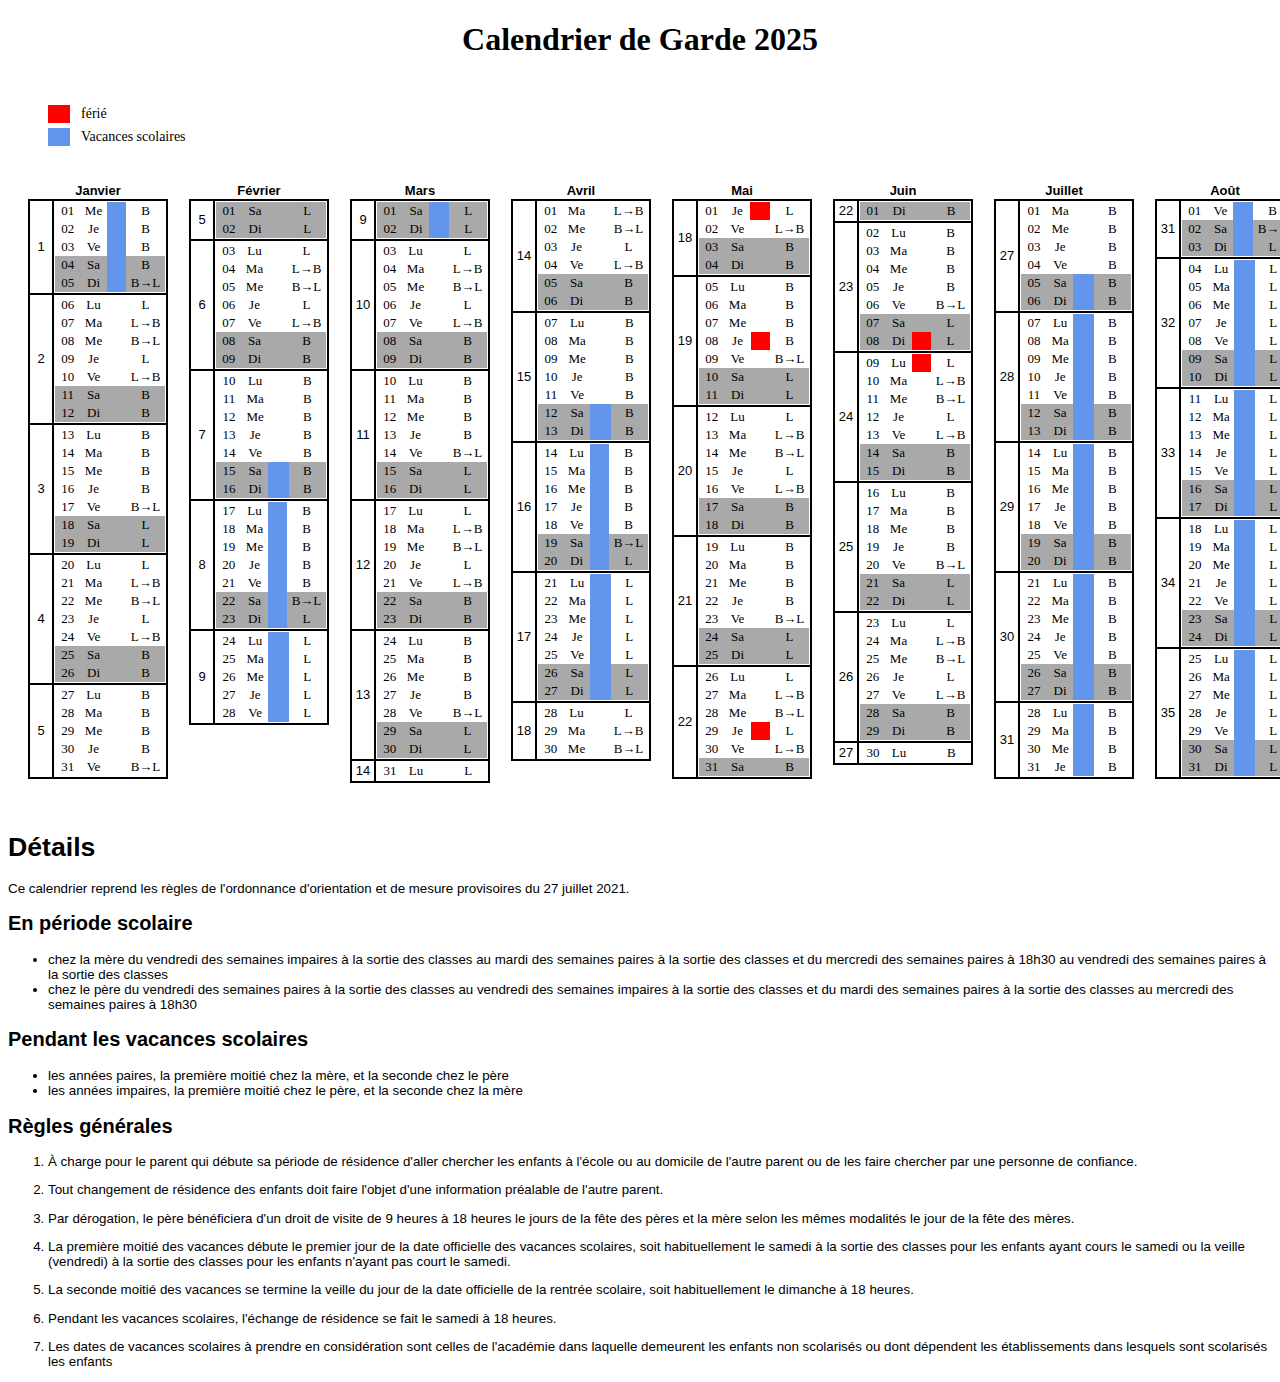
<file: docs/2025/calendar-2025.html>
<!DOCTYPE html>
<html lang="fr">
<head>
    <link rel="icon" type="image/png" href="favicon/favicon-32x32.png">
    <title>Calendrier de garde 2025</title>
    <style>
/* Debug */
/*
table, td {
    border: 1px solid black;
} */



/* Aligns rows in tr.year on the top */
tr.year {
    vertical-align: baseline;
}

/* Packs table rows and columns together for a neat rendering. */
table {
    border-collapse: collapse;
}


table.month {
    font-family: Arial, Helvetica, sans-serif;
    font-size: small;
    table-layout: auto;
    width: 140px;
}

td.features {
    font-family: Menlo;
}

/* Margin between months (important: to take into account in table.month's width) */
td.month {
    padding-left: 20px;
}


/* -------------------------------------------------------------------------------- */
/*

Cell width
----------

table.month has a fixed with.

The following settings set the width for the different month table components
as follows:

- the week id columns is x % of the row width,
- all the features combined what's left,
- the day number and day name are the set to a precise width so that it stays
  consistent irrespectively of the cell content (minimum width can vary has
  the font can be non-fixed width).
- colored (empty) cells are 15 px,
- other features width is auto.

*/


table.features {
    width: 100%;
}

td.daycust {
    width: 38px;
}

td.weekid {
    width: 20px;
}

td.daynum, td.dayname {
    width: 25px;
}

td.coloredcell {
    width: 20px;
}




/* -------------------------------------------------------------------------------- */
/* Borders */

tr.week {
    border: 2px solid black;
}

td.weekid {
    border-right: 2px solid black;
}

/* -------------------------------------------------------------------------------- */
/* Text alignment */

h1.title {
    text-align: center;
}

td.daynum, td.dayname, td.daycust {
    text-align: center;
}

td.weekid {
    text-align: center;
}

/* -------------------------------------------------------------------------------- */
/* Background colors */

tr.weekend {
    background-color: #A9A9A9;
}

td.férié {
    background-color: #FF0000;
}

td.vacancesscolaires {
    background-color: #6495ED;
}

td.courses {
    background-color: orange;
}



/* -------------------------------------------------------------------------------- */
/* Legend */

div#legend {
    padding-top: 20px;
    padding-bottom: 30px;
}

table.legend {
    padding-left: 30px;
    border-collapse: separate;
    border-spacing: 10px 5px;
    font-family: Menlo;
    font-size: 0.875em;
  }

/* -------------------------------------------------------------------------------- */
/* Comments */

div#comments {
    font-family: Arial, Helvetica, sans-serif;
    font-size:smaller;
    padding-top: 30px
}
</style>
</head>
<body>
    <div id="content">    <h1 class="title">Calendrier de Garde 2025</h1>
    <div id="legend">
        <table class="legend">
  <tr>
    <td class="coloredcell férié"></td>
    <td>férié</td>
  </tr>
  <tr>
    <td class="coloredcell vacancesscolaires"></td>
    <td>Vacances scolaires</td>
  </tr>
</table>
    </div>
    <div id="calendar">
        <!DOCTYPE html>
<html lang="fr">
<head>
    <link rel="icon" type="image/png" href="favicon/favicon-32x32.png">
    <title></title>
    <style>
/* Debug */
/*
table, td {
    border: 1px solid black;
} */



/* Aligns rows in tr.year on the top */
tr.year {
    vertical-align: baseline;
}

/* Packs table rows and columns together for a neat rendering. */
table {
    border-collapse: collapse;
}


table.month {
    font-family: Arial, Helvetica, sans-serif;
    font-size: small;
    table-layout: auto;
    width: 140px;
}

td.features {
    font-family: Menlo;
}

/* Margin between months (important: to take into account in table.month's width) */
td.month {
    padding-left: 20px;
}


/* -------------------------------------------------------------------------------- */
/*

Cell width
----------

table.month has a fixed with.

The following settings set the width for the different month table components
as follows:

- the week id columns is x % of the row width,
- all the features combined what's left,
- the day number and day name are the set to a precise width so that it stays
  consistent irrespectively of the cell content (minimum width can vary has
  the font can be non-fixed width).
- colored (empty) cells are 15 px,
- other features width is auto.

*/


table.features {
    width: 100%;
}

td.daycust {
    width: 38px;
}

td.weekid {
    width: 20px;
}

td.daynum, td.dayname {
    width: 25px;
}

td.coloredcell {
    width: 20px;
}




/* -------------------------------------------------------------------------------- */
/* Borders */

tr.week {
    border: 2px solid black;
}

td.weekid {
    border-right: 2px solid black;
}

/* -------------------------------------------------------------------------------- */
/* Text alignment */

h1.title {
    text-align: center;
}

td.daynum, td.dayname, td.daycust {
    text-align: center;
}

td.weekid {
    text-align: center;
}

/* -------------------------------------------------------------------------------- */
/* Background colors */

tr.weekend {
    background-color: #A9A9A9;
}

td.férié {
    background-color: #FF0000;
}

td.vacancesscolaires {
    background-color: #6495ED;
}

td.courses {
    background-color: orange;
}



/* -------------------------------------------------------------------------------- */
/* Legend */

div#legend {
    padding-top: 20px;
    padding-bottom: 30px;
}

table.legend {
    padding-left: 30px;
    border-collapse: separate;
    border-spacing: 10px 5px;
    font-family: Menlo;
    font-size: 0.875em;
  }

/* -------------------------------------------------------------------------------- */
/* Comments */

div#comments {
    font-family: Arial, Helvetica, sans-serif;
    font-size:smaller;
    padding-top: 30px
}
</style>
</head>
<body>
    <div id="content">
<table class="master_calendar">
<tr class="year">
  <td class="month">
  <table class="month">
 <thead>
  <tr class="month_name">
   <th colspan="2">
    Janvier
   </th>
  </tr>
 </thead>
 <tbody>
  <tr class="week">
   <td class="weekid">
    1
   </td>
   <td class="features">
    <table class="features">
     <tr class="weekday me">
      <td class="daynum">
       01
      </td>
      <td class="dayname">
       Me
      </td>
      <td class="coloredcell vacancesscolaires férié">
      </td>
      <td class="daycust">
       B
      </td>
     </tr>
     <tr class="weekday je">
      <td class="daynum">
       02
      </td>
      <td class="dayname">
       Je
      </td>
      <td class="coloredcell vacancesscolaires">
      </td>
      <td class="daycust">
       B
      </td>
     </tr>
     <tr class="weekday ve">
      <td class="daynum">
       03
      </td>
      <td class="dayname">
       Ve
      </td>
      <td class="coloredcell vacancesscolaires">
      </td>
      <td class="daycust">
       B
      </td>
     </tr>
     <tr class="weekend sa">
      <td class="daynum">
       04
      </td>
      <td class="dayname">
       Sa
      </td>
      <td class="coloredcell vacancesscolaires">
      </td>
      <td class="daycust">
       B
      </td>
     </tr>
     <tr class="weekend di">
      <td class="daynum">
       05
      </td>
      <td class="dayname">
       Di
      </td>
      <td class="coloredcell vacancesscolaires">
      </td>
      <td class="daycust">
       B→L
      </td>
     </tr>
    </table>
   </td>
  </tr>
  <tr class="week">
   <td class="weekid">
    2
   </td>
   <td class="features">
    <table class="features">
     <tr class="weekday lu">
      <td class="daynum">
       06
      </td>
      <td class="dayname">
       Lu
      </td>
      <td class="coloredcell">
      </td>
      <td class="daycust">
       L
      </td>
     </tr>
     <tr class="weekday ma">
      <td class="daynum">
       07
      </td>
      <td class="dayname">
       Ma
      </td>
      <td class="coloredcell">
      </td>
      <td class="daycust">
       L→B
      </td>
     </tr>
     <tr class="weekday me">
      <td class="daynum">
       08
      </td>
      <td class="dayname">
       Me
      </td>
      <td class="coloredcell">
      </td>
      <td class="daycust">
       B→L
      </td>
     </tr>
     <tr class="weekday je">
      <td class="daynum">
       09
      </td>
      <td class="dayname">
       Je
      </td>
      <td class="coloredcell">
      </td>
      <td class="daycust">
       L
      </td>
     </tr>
     <tr class="weekday ve">
      <td class="daynum">
       10
      </td>
      <td class="dayname">
       Ve
      </td>
      <td class="coloredcell">
      </td>
      <td class="daycust">
       L→B
      </td>
     </tr>
     <tr class="weekend sa">
      <td class="daynum">
       11
      </td>
      <td class="dayname">
       Sa
      </td>
      <td class="coloredcell">
      </td>
      <td class="daycust">
       B
      </td>
     </tr>
     <tr class="weekend di">
      <td class="daynum">
       12
      </td>
      <td class="dayname">
       Di
      </td>
      <td class="coloredcell">
      </td>
      <td class="daycust">
       B
      </td>
     </tr>
    </table>
   </td>
  </tr>
  <tr class="week">
   <td class="weekid">
    3
   </td>
   <td class="features">
    <table class="features">
     <tr class="weekday lu">
      <td class="daynum">
       13
      </td>
      <td class="dayname">
       Lu
      </td>
      <td class="coloredcell">
      </td>
      <td class="daycust">
       B
      </td>
     </tr>
     <tr class="weekday ma">
      <td class="daynum">
       14
      </td>
      <td class="dayname">
       Ma
      </td>
      <td class="coloredcell">
      </td>
      <td class="daycust">
       B
      </td>
     </tr>
     <tr class="weekday me">
      <td class="daynum">
       15
      </td>
      <td class="dayname">
       Me
      </td>
      <td class="coloredcell">
      </td>
      <td class="daycust">
       B
      </td>
     </tr>
     <tr class="weekday je">
      <td class="daynum">
       16
      </td>
      <td class="dayname">
       Je
      </td>
      <td class="coloredcell">
      </td>
      <td class="daycust">
       B
      </td>
     </tr>
     <tr class="weekday ve">
      <td class="daynum">
       17
      </td>
      <td class="dayname">
       Ve
      </td>
      <td class="coloredcell">
      </td>
      <td class="daycust">
       B→L
      </td>
     </tr>
     <tr class="weekend sa">
      <td class="daynum">
       18
      </td>
      <td class="dayname">
       Sa
      </td>
      <td class="coloredcell">
      </td>
      <td class="daycust">
       L
      </td>
     </tr>
     <tr class="weekend di">
      <td class="daynum">
       19
      </td>
      <td class="dayname">
       Di
      </td>
      <td class="coloredcell">
      </td>
      <td class="daycust">
       L
      </td>
     </tr>
    </table>
   </td>
  </tr>
  <tr class="week">
   <td class="weekid">
    4
   </td>
   <td class="features">
    <table class="features">
     <tr class="weekday lu">
      <td class="daynum">
       20
      </td>
      <td class="dayname">
       Lu
      </td>
      <td class="coloredcell">
      </td>
      <td class="daycust">
       L
      </td>
     </tr>
     <tr class="weekday ma">
      <td class="daynum">
       21
      </td>
      <td class="dayname">
       Ma
      </td>
      <td class="coloredcell">
      </td>
      <td class="daycust">
       L→B
      </td>
     </tr>
     <tr class="weekday me">
      <td class="daynum">
       22
      </td>
      <td class="dayname">
       Me
      </td>
      <td class="coloredcell">
      </td>
      <td class="daycust">
       B→L
      </td>
     </tr>
     <tr class="weekday je">
      <td class="daynum">
       23
      </td>
      <td class="dayname">
       Je
      </td>
      <td class="coloredcell">
      </td>
      <td class="daycust">
       L
      </td>
     </tr>
     <tr class="weekday ve">
      <td class="daynum">
       24
      </td>
      <td class="dayname">
       Ve
      </td>
      <td class="coloredcell">
      </td>
      <td class="daycust">
       L→B
      </td>
     </tr>
     <tr class="weekend sa">
      <td class="daynum">
       25
      </td>
      <td class="dayname">
       Sa
      </td>
      <td class="coloredcell">
      </td>
      <td class="daycust">
       B
      </td>
     </tr>
     <tr class="weekend di">
      <td class="daynum">
       26
      </td>
      <td class="dayname">
       Di
      </td>
      <td class="coloredcell">
      </td>
      <td class="daycust">
       B
      </td>
     </tr>
    </table>
   </td>
  </tr>
  <tr class="week">
   <td class="weekid">
    5
   </td>
   <td class="features">
    <table class="features">
     <tr class="weekday lu">
      <td class="daynum">
       27
      </td>
      <td class="dayname">
       Lu
      </td>
      <td class="coloredcell">
      </td>
      <td class="daycust">
       B
      </td>
     </tr>
     <tr class="weekday ma">
      <td class="daynum">
       28
      </td>
      <td class="dayname">
       Ma
      </td>
      <td class="coloredcell">
      </td>
      <td class="daycust">
       B
      </td>
     </tr>
     <tr class="weekday me">
      <td class="daynum">
       29
      </td>
      <td class="dayname">
       Me
      </td>
      <td class="coloredcell">
      </td>
      <td class="daycust">
       B
      </td>
     </tr>
     <tr class="weekday je">
      <td class="daynum">
       30
      </td>
      <td class="dayname">
       Je
      </td>
      <td class="coloredcell">
      </td>
      <td class="daycust">
       B
      </td>
     </tr>
     <tr class="weekday ve">
      <td class="daynum">
       31
      </td>
      <td class="dayname">
       Ve
      </td>
      <td class="coloredcell">
      </td>
      <td class="daycust">
       B→L
      </td>
     </tr>
    </table>
   </td>
  </tr>
 </tbody>
</table>
  </td>
  <td class="month">
  <table class="month">
 <thead>
  <tr class="month_name">
   <th colspan="2">
    Février
   </th>
  </tr>
 </thead>
 <tbody>
  <tr class="week">
   <td class="weekid">
    5
   </td>
   <td class="features">
    <table class="features">
     <tr class="weekend sa">
      <td class="daynum">
       01
      </td>
      <td class="dayname">
       Sa
      </td>
      <td class="coloredcell">
      </td>
      <td class="daycust">
       L
      </td>
     </tr>
     <tr class="weekend di">
      <td class="daynum">
       02
      </td>
      <td class="dayname">
       Di
      </td>
      <td class="coloredcell">
      </td>
      <td class="daycust">
       L
      </td>
     </tr>
    </table>
   </td>
  </tr>
  <tr class="week">
   <td class="weekid">
    6
   </td>
   <td class="features">
    <table class="features">
     <tr class="weekday lu">
      <td class="daynum">
       03
      </td>
      <td class="dayname">
       Lu
      </td>
      <td class="coloredcell">
      </td>
      <td class="daycust">
       L
      </td>
     </tr>
     <tr class="weekday ma">
      <td class="daynum">
       04
      </td>
      <td class="dayname">
       Ma
      </td>
      <td class="coloredcell">
      </td>
      <td class="daycust">
       L→B
      </td>
     </tr>
     <tr class="weekday me">
      <td class="daynum">
       05
      </td>
      <td class="dayname">
       Me
      </td>
      <td class="coloredcell">
      </td>
      <td class="daycust">
       B→L
      </td>
     </tr>
     <tr class="weekday je">
      <td class="daynum">
       06
      </td>
      <td class="dayname">
       Je
      </td>
      <td class="coloredcell">
      </td>
      <td class="daycust">
       L
      </td>
     </tr>
     <tr class="weekday ve">
      <td class="daynum">
       07
      </td>
      <td class="dayname">
       Ve
      </td>
      <td class="coloredcell">
      </td>
      <td class="daycust">
       L→B
      </td>
     </tr>
     <tr class="weekend sa">
      <td class="daynum">
       08
      </td>
      <td class="dayname">
       Sa
      </td>
      <td class="coloredcell">
      </td>
      <td class="daycust">
       B
      </td>
     </tr>
     <tr class="weekend di">
      <td class="daynum">
       09
      </td>
      <td class="dayname">
       Di
      </td>
      <td class="coloredcell">
      </td>
      <td class="daycust">
       B
      </td>
     </tr>
    </table>
   </td>
  </tr>
  <tr class="week">
   <td class="weekid">
    7
   </td>
   <td class="features">
    <table class="features">
     <tr class="weekday lu">
      <td class="daynum">
       10
      </td>
      <td class="dayname">
       Lu
      </td>
      <td class="coloredcell">
      </td>
      <td class="daycust">
       B
      </td>
     </tr>
     <tr class="weekday ma">
      <td class="daynum">
       11
      </td>
      <td class="dayname">
       Ma
      </td>
      <td class="coloredcell">
      </td>
      <td class="daycust">
       B
      </td>
     </tr>
     <tr class="weekday me">
      <td class="daynum">
       12
      </td>
      <td class="dayname">
       Me
      </td>
      <td class="coloredcell">
      </td>
      <td class="daycust">
       B
      </td>
     </tr>
     <tr class="weekday je">
      <td class="daynum">
       13
      </td>
      <td class="dayname">
       Je
      </td>
      <td class="coloredcell">
      </td>
      <td class="daycust">
       B
      </td>
     </tr>
     <tr class="weekday ve">
      <td class="daynum">
       14
      </td>
      <td class="dayname">
       Ve
      </td>
      <td class="coloredcell">
      </td>
      <td class="daycust">
       B
      </td>
     </tr>
     <tr class="weekend sa">
      <td class="daynum">
       15
      </td>
      <td class="dayname">
       Sa
      </td>
      <td class="coloredcell vacancesscolaires">
      </td>
      <td class="daycust">
       B
      </td>
     </tr>
     <tr class="weekend di">
      <td class="daynum">
       16
      </td>
      <td class="dayname">
       Di
      </td>
      <td class="coloredcell vacancesscolaires">
      </td>
      <td class="daycust">
       B
      </td>
     </tr>
    </table>
   </td>
  </tr>
  <tr class="week">
   <td class="weekid">
    8
   </td>
   <td class="features">
    <table class="features">
     <tr class="weekday lu">
      <td class="daynum">
       17
      </td>
      <td class="dayname">
       Lu
      </td>
      <td class="coloredcell vacancesscolaires">
      </td>
      <td class="daycust">
       B
      </td>
     </tr>
     <tr class="weekday ma">
      <td class="daynum">
       18
      </td>
      <td class="dayname">
       Ma
      </td>
      <td class="coloredcell vacancesscolaires">
      </td>
      <td class="daycust">
       B
      </td>
     </tr>
     <tr class="weekday me">
      <td class="daynum">
       19
      </td>
      <td class="dayname">
       Me
      </td>
      <td class="coloredcell vacancesscolaires">
      </td>
      <td class="daycust">
       B
      </td>
     </tr>
     <tr class="weekday je">
      <td class="daynum">
       20
      </td>
      <td class="dayname">
       Je
      </td>
      <td class="coloredcell vacancesscolaires">
      </td>
      <td class="daycust">
       B
      </td>
     </tr>
     <tr class="weekday ve">
      <td class="daynum">
       21
      </td>
      <td class="dayname">
       Ve
      </td>
      <td class="coloredcell vacancesscolaires">
      </td>
      <td class="daycust">
       B
      </td>
     </tr>
     <tr class="weekend sa">
      <td class="daynum">
       22
      </td>
      <td class="dayname">
       Sa
      </td>
      <td class="coloredcell vacancesscolaires">
      </td>
      <td class="daycust">
       B→L
      </td>
     </tr>
     <tr class="weekend di">
      <td class="daynum">
       23
      </td>
      <td class="dayname">
       Di
      </td>
      <td class="coloredcell vacancesscolaires">
      </td>
      <td class="daycust">
       L
      </td>
     </tr>
    </table>
   </td>
  </tr>
  <tr class="week">
   <td class="weekid">
    9
   </td>
   <td class="features">
    <table class="features">
     <tr class="weekday lu">
      <td class="daynum">
       24
      </td>
      <td class="dayname">
       Lu
      </td>
      <td class="coloredcell vacancesscolaires">
      </td>
      <td class="daycust">
       L
      </td>
     </tr>
     <tr class="weekday ma">
      <td class="daynum">
       25
      </td>
      <td class="dayname">
       Ma
      </td>
      <td class="coloredcell vacancesscolaires">
      </td>
      <td class="daycust">
       L
      </td>
     </tr>
     <tr class="weekday me">
      <td class="daynum">
       26
      </td>
      <td class="dayname">
       Me
      </td>
      <td class="coloredcell vacancesscolaires">
      </td>
      <td class="daycust">
       L
      </td>
     </tr>
     <tr class="weekday je">
      <td class="daynum">
       27
      </td>
      <td class="dayname">
       Je
      </td>
      <td class="coloredcell vacancesscolaires">
      </td>
      <td class="daycust">
       L
      </td>
     </tr>
     <tr class="weekday ve">
      <td class="daynum">
       28
      </td>
      <td class="dayname">
       Ve
      </td>
      <td class="coloredcell vacancesscolaires">
      </td>
      <td class="daycust">
       L
      </td>
     </tr>
    </table>
   </td>
  </tr>
 </tbody>
</table>
  </td>
  <td class="month">
  <table class="month">
 <thead>
  <tr class="month_name">
   <th colspan="2">
    Mars
   </th>
  </tr>
 </thead>
 <tbody>
  <tr class="week">
   <td class="weekid">
    9
   </td>
   <td class="features">
    <table class="features">
     <tr class="weekend sa">
      <td class="daynum">
       01
      </td>
      <td class="dayname">
       Sa
      </td>
      <td class="coloredcell vacancesscolaires">
      </td>
      <td class="daycust">
       L
      </td>
     </tr>
     <tr class="weekend di">
      <td class="daynum">
       02
      </td>
      <td class="dayname">
       Di
      </td>
      <td class="coloredcell vacancesscolaires">
      </td>
      <td class="daycust">
       L
      </td>
     </tr>
    </table>
   </td>
  </tr>
  <tr class="week">
   <td class="weekid">
    10
   </td>
   <td class="features">
    <table class="features">
     <tr class="weekday lu">
      <td class="daynum">
       03
      </td>
      <td class="dayname">
       Lu
      </td>
      <td class="coloredcell">
      </td>
      <td class="daycust">
       L
      </td>
     </tr>
     <tr class="weekday ma">
      <td class="daynum">
       04
      </td>
      <td class="dayname">
       Ma
      </td>
      <td class="coloredcell">
      </td>
      <td class="daycust">
       L→B
      </td>
     </tr>
     <tr class="weekday me">
      <td class="daynum">
       05
      </td>
      <td class="dayname">
       Me
      </td>
      <td class="coloredcell">
      </td>
      <td class="daycust">
       B→L
      </td>
     </tr>
     <tr class="weekday je">
      <td class="daynum">
       06
      </td>
      <td class="dayname">
       Je
      </td>
      <td class="coloredcell">
      </td>
      <td class="daycust">
       L
      </td>
     </tr>
     <tr class="weekday ve">
      <td class="daynum">
       07
      </td>
      <td class="dayname">
       Ve
      </td>
      <td class="coloredcell">
      </td>
      <td class="daycust">
       L→B
      </td>
     </tr>
     <tr class="weekend sa">
      <td class="daynum">
       08
      </td>
      <td class="dayname">
       Sa
      </td>
      <td class="coloredcell">
      </td>
      <td class="daycust">
       B
      </td>
     </tr>
     <tr class="weekend di">
      <td class="daynum">
       09
      </td>
      <td class="dayname">
       Di
      </td>
      <td class="coloredcell">
      </td>
      <td class="daycust">
       B
      </td>
     </tr>
    </table>
   </td>
  </tr>
  <tr class="week">
   <td class="weekid">
    11
   </td>
   <td class="features">
    <table class="features">
     <tr class="weekday lu">
      <td class="daynum">
       10
      </td>
      <td class="dayname">
       Lu
      </td>
      <td class="coloredcell">
      </td>
      <td class="daycust">
       B
      </td>
     </tr>
     <tr class="weekday ma">
      <td class="daynum">
       11
      </td>
      <td class="dayname">
       Ma
      </td>
      <td class="coloredcell">
      </td>
      <td class="daycust">
       B
      </td>
     </tr>
     <tr class="weekday me">
      <td class="daynum">
       12
      </td>
      <td class="dayname">
       Me
      </td>
      <td class="coloredcell">
      </td>
      <td class="daycust">
       B
      </td>
     </tr>
     <tr class="weekday je">
      <td class="daynum">
       13
      </td>
      <td class="dayname">
       Je
      </td>
      <td class="coloredcell">
      </td>
      <td class="daycust">
       B
      </td>
     </tr>
     <tr class="weekday ve">
      <td class="daynum">
       14
      </td>
      <td class="dayname">
       Ve
      </td>
      <td class="coloredcell">
      </td>
      <td class="daycust">
       B→L
      </td>
     </tr>
     <tr class="weekend sa">
      <td class="daynum">
       15
      </td>
      <td class="dayname">
       Sa
      </td>
      <td class="coloredcell">
      </td>
      <td class="daycust">
       L
      </td>
     </tr>
     <tr class="weekend di">
      <td class="daynum">
       16
      </td>
      <td class="dayname">
       Di
      </td>
      <td class="coloredcell">
      </td>
      <td class="daycust">
       L
      </td>
     </tr>
    </table>
   </td>
  </tr>
  <tr class="week">
   <td class="weekid">
    12
   </td>
   <td class="features">
    <table class="features">
     <tr class="weekday lu">
      <td class="daynum">
       17
      </td>
      <td class="dayname">
       Lu
      </td>
      <td class="coloredcell">
      </td>
      <td class="daycust">
       L
      </td>
     </tr>
     <tr class="weekday ma">
      <td class="daynum">
       18
      </td>
      <td class="dayname">
       Ma
      </td>
      <td class="coloredcell">
      </td>
      <td class="daycust">
       L→B
      </td>
     </tr>
     <tr class="weekday me">
      <td class="daynum">
       19
      </td>
      <td class="dayname">
       Me
      </td>
      <td class="coloredcell">
      </td>
      <td class="daycust">
       B→L
      </td>
     </tr>
     <tr class="weekday je">
      <td class="daynum">
       20
      </td>
      <td class="dayname">
       Je
      </td>
      <td class="coloredcell">
      </td>
      <td class="daycust">
       L
      </td>
     </tr>
     <tr class="weekday ve">
      <td class="daynum">
       21
      </td>
      <td class="dayname">
       Ve
      </td>
      <td class="coloredcell">
      </td>
      <td class="daycust">
       L→B
      </td>
     </tr>
     <tr class="weekend sa">
      <td class="daynum">
       22
      </td>
      <td class="dayname">
       Sa
      </td>
      <td class="coloredcell">
      </td>
      <td class="daycust">
       B
      </td>
     </tr>
     <tr class="weekend di">
      <td class="daynum">
       23
      </td>
      <td class="dayname">
       Di
      </td>
      <td class="coloredcell">
      </td>
      <td class="daycust">
       B
      </td>
     </tr>
    </table>
   </td>
  </tr>
  <tr class="week">
   <td class="weekid">
    13
   </td>
   <td class="features">
    <table class="features">
     <tr class="weekday lu">
      <td class="daynum">
       24
      </td>
      <td class="dayname">
       Lu
      </td>
      <td class="coloredcell">
      </td>
      <td class="daycust">
       B
      </td>
     </tr>
     <tr class="weekday ma">
      <td class="daynum">
       25
      </td>
      <td class="dayname">
       Ma
      </td>
      <td class="coloredcell">
      </td>
      <td class="daycust">
       B
      </td>
     </tr>
     <tr class="weekday me">
      <td class="daynum">
       26
      </td>
      <td class="dayname">
       Me
      </td>
      <td class="coloredcell">
      </td>
      <td class="daycust">
       B
      </td>
     </tr>
     <tr class="weekday je">
      <td class="daynum">
       27
      </td>
      <td class="dayname">
       Je
      </td>
      <td class="coloredcell">
      </td>
      <td class="daycust">
       B
      </td>
     </tr>
     <tr class="weekday ve">
      <td class="daynum">
       28
      </td>
      <td class="dayname">
       Ve
      </td>
      <td class="coloredcell">
      </td>
      <td class="daycust">
       B→L
      </td>
     </tr>
     <tr class="weekend sa">
      <td class="daynum">
       29
      </td>
      <td class="dayname">
       Sa
      </td>
      <td class="coloredcell">
      </td>
      <td class="daycust">
       L
      </td>
     </tr>
     <tr class="weekend di">
      <td class="daynum">
       30
      </td>
      <td class="dayname">
       Di
      </td>
      <td class="coloredcell">
      </td>
      <td class="daycust">
       L
      </td>
     </tr>
    </table>
   </td>
  </tr>
  <tr class="week">
   <td class="weekid">
    14
   </td>
   <td class="features">
    <table class="features">
     <tr class="weekday lu">
      <td class="daynum">
       31
      </td>
      <td class="dayname">
       Lu
      </td>
      <td class="coloredcell">
      </td>
      <td class="daycust">
       L
      </td>
     </tr>
    </table>
   </td>
  </tr>
 </tbody>
</table>
  </td>
  <td class="month">
  <table class="month">
 <thead>
  <tr class="month_name">
   <th colspan="2">
    Avril
   </th>
  </tr>
 </thead>
 <tbody>
  <tr class="week">
   <td class="weekid">
    14
   </td>
   <td class="features">
    <table class="features">
     <tr class="weekday ma">
      <td class="daynum">
       01
      </td>
      <td class="dayname">
       Ma
      </td>
      <td class="coloredcell">
      </td>
      <td class="daycust">
       L→B
      </td>
     </tr>
     <tr class="weekday me">
      <td class="daynum">
       02
      </td>
      <td class="dayname">
       Me
      </td>
      <td class="coloredcell">
      </td>
      <td class="daycust">
       B→L
      </td>
     </tr>
     <tr class="weekday je">
      <td class="daynum">
       03
      </td>
      <td class="dayname">
       Je
      </td>
      <td class="coloredcell">
      </td>
      <td class="daycust">
       L
      </td>
     </tr>
     <tr class="weekday ve">
      <td class="daynum">
       04
      </td>
      <td class="dayname">
       Ve
      </td>
      <td class="coloredcell">
      </td>
      <td class="daycust">
       L→B
      </td>
     </tr>
     <tr class="weekend sa">
      <td class="daynum">
       05
      </td>
      <td class="dayname">
       Sa
      </td>
      <td class="coloredcell">
      </td>
      <td class="daycust">
       B
      </td>
     </tr>
     <tr class="weekend di">
      <td class="daynum">
       06
      </td>
      <td class="dayname">
       Di
      </td>
      <td class="coloredcell">
      </td>
      <td class="daycust">
       B
      </td>
     </tr>
    </table>
   </td>
  </tr>
  <tr class="week">
   <td class="weekid">
    15
   </td>
   <td class="features">
    <table class="features">
     <tr class="weekday lu">
      <td class="daynum">
       07
      </td>
      <td class="dayname">
       Lu
      </td>
      <td class="coloredcell">
      </td>
      <td class="daycust">
       B
      </td>
     </tr>
     <tr class="weekday ma">
      <td class="daynum">
       08
      </td>
      <td class="dayname">
       Ma
      </td>
      <td class="coloredcell">
      </td>
      <td class="daycust">
       B
      </td>
     </tr>
     <tr class="weekday me">
      <td class="daynum">
       09
      </td>
      <td class="dayname">
       Me
      </td>
      <td class="coloredcell">
      </td>
      <td class="daycust">
       B
      </td>
     </tr>
     <tr class="weekday je">
      <td class="daynum">
       10
      </td>
      <td class="dayname">
       Je
      </td>
      <td class="coloredcell">
      </td>
      <td class="daycust">
       B
      </td>
     </tr>
     <tr class="weekday ve">
      <td class="daynum">
       11
      </td>
      <td class="dayname">
       Ve
      </td>
      <td class="coloredcell">
      </td>
      <td class="daycust">
       B
      </td>
     </tr>
     <tr class="weekend sa">
      <td class="daynum">
       12
      </td>
      <td class="dayname">
       Sa
      </td>
      <td class="coloredcell vacancesscolaires">
      </td>
      <td class="daycust">
       B
      </td>
     </tr>
     <tr class="weekend di">
      <td class="daynum">
       13
      </td>
      <td class="dayname">
       Di
      </td>
      <td class="coloredcell vacancesscolaires">
      </td>
      <td class="daycust">
       B
      </td>
     </tr>
    </table>
   </td>
  </tr>
  <tr class="week">
   <td class="weekid">
    16
   </td>
   <td class="features">
    <table class="features">
     <tr class="weekday lu">
      <td class="daynum">
       14
      </td>
      <td class="dayname">
       Lu
      </td>
      <td class="coloredcell vacancesscolaires">
      </td>
      <td class="daycust">
       B
      </td>
     </tr>
     <tr class="weekday ma">
      <td class="daynum">
       15
      </td>
      <td class="dayname">
       Ma
      </td>
      <td class="coloredcell vacancesscolaires">
      </td>
      <td class="daycust">
       B
      </td>
     </tr>
     <tr class="weekday me">
      <td class="daynum">
       16
      </td>
      <td class="dayname">
       Me
      </td>
      <td class="coloredcell vacancesscolaires">
      </td>
      <td class="daycust">
       B
      </td>
     </tr>
     <tr class="weekday je">
      <td class="daynum">
       17
      </td>
      <td class="dayname">
       Je
      </td>
      <td class="coloredcell vacancesscolaires">
      </td>
      <td class="daycust">
       B
      </td>
     </tr>
     <tr class="weekday ve">
      <td class="daynum">
       18
      </td>
      <td class="dayname">
       Ve
      </td>
      <td class="coloredcell vacancesscolaires">
      </td>
      <td class="daycust">
       B
      </td>
     </tr>
     <tr class="weekend sa">
      <td class="daynum">
       19
      </td>
      <td class="dayname">
       Sa
      </td>
      <td class="coloredcell vacancesscolaires">
      </td>
      <td class="daycust">
       B→L
      </td>
     </tr>
     <tr class="weekend di">
      <td class="daynum">
       20
      </td>
      <td class="dayname">
       Di
      </td>
      <td class="coloredcell vacancesscolaires férié">
      </td>
      <td class="daycust">
       L
      </td>
     </tr>
    </table>
   </td>
  </tr>
  <tr class="week">
   <td class="weekid">
    17
   </td>
   <td class="features">
    <table class="features">
     <tr class="weekday lu">
      <td class="daynum">
       21
      </td>
      <td class="dayname">
       Lu
      </td>
      <td class="coloredcell vacancesscolaires férié">
      </td>
      <td class="daycust">
       L
      </td>
     </tr>
     <tr class="weekday ma">
      <td class="daynum">
       22
      </td>
      <td class="dayname">
       Ma
      </td>
      <td class="coloredcell vacancesscolaires">
      </td>
      <td class="daycust">
       L
      </td>
     </tr>
     <tr class="weekday me">
      <td class="daynum">
       23
      </td>
      <td class="dayname">
       Me
      </td>
      <td class="coloredcell vacancesscolaires">
      </td>
      <td class="daycust">
       L
      </td>
     </tr>
     <tr class="weekday je">
      <td class="daynum">
       24
      </td>
      <td class="dayname">
       Je
      </td>
      <td class="coloredcell vacancesscolaires">
      </td>
      <td class="daycust">
       L
      </td>
     </tr>
     <tr class="weekday ve">
      <td class="daynum">
       25
      </td>
      <td class="dayname">
       Ve
      </td>
      <td class="coloredcell vacancesscolaires">
      </td>
      <td class="daycust">
       L
      </td>
     </tr>
     <tr class="weekend sa">
      <td class="daynum">
       26
      </td>
      <td class="dayname">
       Sa
      </td>
      <td class="coloredcell vacancesscolaires">
      </td>
      <td class="daycust">
       L
      </td>
     </tr>
     <tr class="weekend di">
      <td class="daynum">
       27
      </td>
      <td class="dayname">
       Di
      </td>
      <td class="coloredcell vacancesscolaires">
      </td>
      <td class="daycust">
       L
      </td>
     </tr>
    </table>
   </td>
  </tr>
  <tr class="week">
   <td class="weekid">
    18
   </td>
   <td class="features">
    <table class="features">
     <tr class="weekday lu">
      <td class="daynum">
       28
      </td>
      <td class="dayname">
       Lu
      </td>
      <td class="coloredcell">
      </td>
      <td class="daycust">
       L
      </td>
     </tr>
     <tr class="weekday ma">
      <td class="daynum">
       29
      </td>
      <td class="dayname">
       Ma
      </td>
      <td class="coloredcell">
      </td>
      <td class="daycust">
       L→B
      </td>
     </tr>
     <tr class="weekday me">
      <td class="daynum">
       30
      </td>
      <td class="dayname">
       Me
      </td>
      <td class="coloredcell">
      </td>
      <td class="daycust">
       B→L
      </td>
     </tr>
    </table>
   </td>
  </tr>
 </tbody>
</table>
  </td>
  <td class="month">
  <table class="month">
 <thead>
  <tr class="month_name">
   <th colspan="2">
    Mai
   </th>
  </tr>
 </thead>
 <tbody>
  <tr class="week">
   <td class="weekid">
    18
   </td>
   <td class="features">
    <table class="features">
     <tr class="weekday je">
      <td class="daynum">
       01
      </td>
      <td class="dayname">
       Je
      </td>
      <td class="coloredcell férié">
      </td>
      <td class="daycust">
       L
      </td>
     </tr>
     <tr class="weekday ve">
      <td class="daynum">
       02
      </td>
      <td class="dayname">
       Ve
      </td>
      <td class="coloredcell">
      </td>
      <td class="daycust">
       L→B
      </td>
     </tr>
     <tr class="weekend sa">
      <td class="daynum">
       03
      </td>
      <td class="dayname">
       Sa
      </td>
      <td class="coloredcell">
      </td>
      <td class="daycust">
       B
      </td>
     </tr>
     <tr class="weekend di">
      <td class="daynum">
       04
      </td>
      <td class="dayname">
       Di
      </td>
      <td class="coloredcell">
      </td>
      <td class="daycust">
       B
      </td>
     </tr>
    </table>
   </td>
  </tr>
  <tr class="week">
   <td class="weekid">
    19
   </td>
   <td class="features">
    <table class="features">
     <tr class="weekday lu">
      <td class="daynum">
       05
      </td>
      <td class="dayname">
       Lu
      </td>
      <td class="coloredcell">
      </td>
      <td class="daycust">
       B
      </td>
     </tr>
     <tr class="weekday ma">
      <td class="daynum">
       06
      </td>
      <td class="dayname">
       Ma
      </td>
      <td class="coloredcell">
      </td>
      <td class="daycust">
       B
      </td>
     </tr>
     <tr class="weekday me">
      <td class="daynum">
       07
      </td>
      <td class="dayname">
       Me
      </td>
      <td class="coloredcell">
      </td>
      <td class="daycust">
       B
      </td>
     </tr>
     <tr class="weekday je">
      <td class="daynum">
       08
      </td>
      <td class="dayname">
       Je
      </td>
      <td class="coloredcell férié">
      </td>
      <td class="daycust">
       B
      </td>
     </tr>
     <tr class="weekday ve">
      <td class="daynum">
       09
      </td>
      <td class="dayname">
       Ve
      </td>
      <td class="coloredcell">
      </td>
      <td class="daycust">
       B→L
      </td>
     </tr>
     <tr class="weekend sa">
      <td class="daynum">
       10
      </td>
      <td class="dayname">
       Sa
      </td>
      <td class="coloredcell">
      </td>
      <td class="daycust">
       L
      </td>
     </tr>
     <tr class="weekend di">
      <td class="daynum">
       11
      </td>
      <td class="dayname">
       Di
      </td>
      <td class="coloredcell">
      </td>
      <td class="daycust">
       L
      </td>
     </tr>
    </table>
   </td>
  </tr>
  <tr class="week">
   <td class="weekid">
    20
   </td>
   <td class="features">
    <table class="features">
     <tr class="weekday lu">
      <td class="daynum">
       12
      </td>
      <td class="dayname">
       Lu
      </td>
      <td class="coloredcell">
      </td>
      <td class="daycust">
       L
      </td>
     </tr>
     <tr class="weekday ma">
      <td class="daynum">
       13
      </td>
      <td class="dayname">
       Ma
      </td>
      <td class="coloredcell">
      </td>
      <td class="daycust">
       L→B
      </td>
     </tr>
     <tr class="weekday me">
      <td class="daynum">
       14
      </td>
      <td class="dayname">
       Me
      </td>
      <td class="coloredcell">
      </td>
      <td class="daycust">
       B→L
      </td>
     </tr>
     <tr class="weekday je">
      <td class="daynum">
       15
      </td>
      <td class="dayname">
       Je
      </td>
      <td class="coloredcell">
      </td>
      <td class="daycust">
       L
      </td>
     </tr>
     <tr class="weekday ve">
      <td class="daynum">
       16
      </td>
      <td class="dayname">
       Ve
      </td>
      <td class="coloredcell">
      </td>
      <td class="daycust">
       L→B
      </td>
     </tr>
     <tr class="weekend sa">
      <td class="daynum">
       17
      </td>
      <td class="dayname">
       Sa
      </td>
      <td class="coloredcell">
      </td>
      <td class="daycust">
       B
      </td>
     </tr>
     <tr class="weekend di">
      <td class="daynum">
       18
      </td>
      <td class="dayname">
       Di
      </td>
      <td class="coloredcell">
      </td>
      <td class="daycust">
       B
      </td>
     </tr>
    </table>
   </td>
  </tr>
  <tr class="week">
   <td class="weekid">
    21
   </td>
   <td class="features">
    <table class="features">
     <tr class="weekday lu">
      <td class="daynum">
       19
      </td>
      <td class="dayname">
       Lu
      </td>
      <td class="coloredcell">
      </td>
      <td class="daycust">
       B
      </td>
     </tr>
     <tr class="weekday ma">
      <td class="daynum">
       20
      </td>
      <td class="dayname">
       Ma
      </td>
      <td class="coloredcell">
      </td>
      <td class="daycust">
       B
      </td>
     </tr>
     <tr class="weekday me">
      <td class="daynum">
       21
      </td>
      <td class="dayname">
       Me
      </td>
      <td class="coloredcell">
      </td>
      <td class="daycust">
       B
      </td>
     </tr>
     <tr class="weekday je">
      <td class="daynum">
       22
      </td>
      <td class="dayname">
       Je
      </td>
      <td class="coloredcell">
      </td>
      <td class="daycust">
       B
      </td>
     </tr>
     <tr class="weekday ve">
      <td class="daynum">
       23
      </td>
      <td class="dayname">
       Ve
      </td>
      <td class="coloredcell">
      </td>
      <td class="daycust">
       B→L
      </td>
     </tr>
     <tr class="weekend sa">
      <td class="daynum">
       24
      </td>
      <td class="dayname">
       Sa
      </td>
      <td class="coloredcell">
      </td>
      <td class="daycust">
       L
      </td>
     </tr>
     <tr class="weekend di">
      <td class="daynum">
       25
      </td>
      <td class="dayname">
       Di
      </td>
      <td class="coloredcell">
      </td>
      <td class="daycust">
       L
      </td>
     </tr>
    </table>
   </td>
  </tr>
  <tr class="week">
   <td class="weekid">
    22
   </td>
   <td class="features">
    <table class="features">
     <tr class="weekday lu">
      <td class="daynum">
       26
      </td>
      <td class="dayname">
       Lu
      </td>
      <td class="coloredcell">
      </td>
      <td class="daycust">
       L
      </td>
     </tr>
     <tr class="weekday ma">
      <td class="daynum">
       27
      </td>
      <td class="dayname">
       Ma
      </td>
      <td class="coloredcell">
      </td>
      <td class="daycust">
       L→B
      </td>
     </tr>
     <tr class="weekday me">
      <td class="daynum">
       28
      </td>
      <td class="dayname">
       Me
      </td>
      <td class="coloredcell">
      </td>
      <td class="daycust">
       B→L
      </td>
     </tr>
     <tr class="weekday je">
      <td class="daynum">
       29
      </td>
      <td class="dayname">
       Je
      </td>
      <td class="coloredcell férié">
      </td>
      <td class="daycust">
       L
      </td>
     </tr>
     <tr class="weekday ve">
      <td class="daynum">
       30
      </td>
      <td class="dayname">
       Ve
      </td>
      <td class="coloredcell">
      </td>
      <td class="daycust">
       L→B
      </td>
     </tr>
     <tr class="weekend sa">
      <td class="daynum">
       31
      </td>
      <td class="dayname">
       Sa
      </td>
      <td class="coloredcell">
      </td>
      <td class="daycust">
       B
      </td>
     </tr>
    </table>
   </td>
  </tr>
 </tbody>
</table>
  </td>
  <td class="month">
  <table class="month">
 <thead>
  <tr class="month_name">
   <th colspan="2">
    Juin
   </th>
  </tr>
 </thead>
 <tbody>
  <tr class="week">
   <td class="weekid">
    22
   </td>
   <td class="features">
    <table class="features">
     <tr class="weekend di">
      <td class="daynum">
       01
      </td>
      <td class="dayname">
       Di
      </td>
      <td class="coloredcell">
      </td>
      <td class="daycust">
       B
      </td>
     </tr>
    </table>
   </td>
  </tr>
  <tr class="week">
   <td class="weekid">
    23
   </td>
   <td class="features">
    <table class="features">
     <tr class="weekday lu">
      <td class="daynum">
       02
      </td>
      <td class="dayname">
       Lu
      </td>
      <td class="coloredcell">
      </td>
      <td class="daycust">
       B
      </td>
     </tr>
     <tr class="weekday ma">
      <td class="daynum">
       03
      </td>
      <td class="dayname">
       Ma
      </td>
      <td class="coloredcell">
      </td>
      <td class="daycust">
       B
      </td>
     </tr>
     <tr class="weekday me">
      <td class="daynum">
       04
      </td>
      <td class="dayname">
       Me
      </td>
      <td class="coloredcell">
      </td>
      <td class="daycust">
       B
      </td>
     </tr>
     <tr class="weekday je">
      <td class="daynum">
       05
      </td>
      <td class="dayname">
       Je
      </td>
      <td class="coloredcell">
      </td>
      <td class="daycust">
       B
      </td>
     </tr>
     <tr class="weekday ve">
      <td class="daynum">
       06
      </td>
      <td class="dayname">
       Ve
      </td>
      <td class="coloredcell">
      </td>
      <td class="daycust">
       B→L
      </td>
     </tr>
     <tr class="weekend sa">
      <td class="daynum">
       07
      </td>
      <td class="dayname">
       Sa
      </td>
      <td class="coloredcell">
      </td>
      <td class="daycust">
       L
      </td>
     </tr>
     <tr class="weekend di">
      <td class="daynum">
       08
      </td>
      <td class="dayname">
       Di
      </td>
      <td class="coloredcell férié">
      </td>
      <td class="daycust">
       L
      </td>
     </tr>
    </table>
   </td>
  </tr>
  <tr class="week">
   <td class="weekid">
    24
   </td>
   <td class="features">
    <table class="features">
     <tr class="weekday lu">
      <td class="daynum">
       09
      </td>
      <td class="dayname">
       Lu
      </td>
      <td class="coloredcell férié">
      </td>
      <td class="daycust">
       L
      </td>
     </tr>
     <tr class="weekday ma">
      <td class="daynum">
       10
      </td>
      <td class="dayname">
       Ma
      </td>
      <td class="coloredcell">
      </td>
      <td class="daycust">
       L→B
      </td>
     </tr>
     <tr class="weekday me">
      <td class="daynum">
       11
      </td>
      <td class="dayname">
       Me
      </td>
      <td class="coloredcell">
      </td>
      <td class="daycust">
       B→L
      </td>
     </tr>
     <tr class="weekday je">
      <td class="daynum">
       12
      </td>
      <td class="dayname">
       Je
      </td>
      <td class="coloredcell">
      </td>
      <td class="daycust">
       L
      </td>
     </tr>
     <tr class="weekday ve">
      <td class="daynum">
       13
      </td>
      <td class="dayname">
       Ve
      </td>
      <td class="coloredcell">
      </td>
      <td class="daycust">
       L→B
      </td>
     </tr>
     <tr class="weekend sa">
      <td class="daynum">
       14
      </td>
      <td class="dayname">
       Sa
      </td>
      <td class="coloredcell">
      </td>
      <td class="daycust">
       B
      </td>
     </tr>
     <tr class="weekend di">
      <td class="daynum">
       15
      </td>
      <td class="dayname">
       Di
      </td>
      <td class="coloredcell">
      </td>
      <td class="daycust">
       B
      </td>
     </tr>
    </table>
   </td>
  </tr>
  <tr class="week">
   <td class="weekid">
    25
   </td>
   <td class="features">
    <table class="features">
     <tr class="weekday lu">
      <td class="daynum">
       16
      </td>
      <td class="dayname">
       Lu
      </td>
      <td class="coloredcell">
      </td>
      <td class="daycust">
       B
      </td>
     </tr>
     <tr class="weekday ma">
      <td class="daynum">
       17
      </td>
      <td class="dayname">
       Ma
      </td>
      <td class="coloredcell">
      </td>
      <td class="daycust">
       B
      </td>
     </tr>
     <tr class="weekday me">
      <td class="daynum">
       18
      </td>
      <td class="dayname">
       Me
      </td>
      <td class="coloredcell">
      </td>
      <td class="daycust">
       B
      </td>
     </tr>
     <tr class="weekday je">
      <td class="daynum">
       19
      </td>
      <td class="dayname">
       Je
      </td>
      <td class="coloredcell">
      </td>
      <td class="daycust">
       B
      </td>
     </tr>
     <tr class="weekday ve">
      <td class="daynum">
       20
      </td>
      <td class="dayname">
       Ve
      </td>
      <td class="coloredcell">
      </td>
      <td class="daycust">
       B→L
      </td>
     </tr>
     <tr class="weekend sa">
      <td class="daynum">
       21
      </td>
      <td class="dayname">
       Sa
      </td>
      <td class="coloredcell">
      </td>
      <td class="daycust">
       L
      </td>
     </tr>
     <tr class="weekend di">
      <td class="daynum">
       22
      </td>
      <td class="dayname">
       Di
      </td>
      <td class="coloredcell">
      </td>
      <td class="daycust">
       L
      </td>
     </tr>
    </table>
   </td>
  </tr>
  <tr class="week">
   <td class="weekid">
    26
   </td>
   <td class="features">
    <table class="features">
     <tr class="weekday lu">
      <td class="daynum">
       23
      </td>
      <td class="dayname">
       Lu
      </td>
      <td class="coloredcell">
      </td>
      <td class="daycust">
       L
      </td>
     </tr>
     <tr class="weekday ma">
      <td class="daynum">
       24
      </td>
      <td class="dayname">
       Ma
      </td>
      <td class="coloredcell">
      </td>
      <td class="daycust">
       L→B
      </td>
     </tr>
     <tr class="weekday me">
      <td class="daynum">
       25
      </td>
      <td class="dayname">
       Me
      </td>
      <td class="coloredcell">
      </td>
      <td class="daycust">
       B→L
      </td>
     </tr>
     <tr class="weekday je">
      <td class="daynum">
       26
      </td>
      <td class="dayname">
       Je
      </td>
      <td class="coloredcell">
      </td>
      <td class="daycust">
       L
      </td>
     </tr>
     <tr class="weekday ve">
      <td class="daynum">
       27
      </td>
      <td class="dayname">
       Ve
      </td>
      <td class="coloredcell">
      </td>
      <td class="daycust">
       L→B
      </td>
     </tr>
     <tr class="weekend sa">
      <td class="daynum">
       28
      </td>
      <td class="dayname">
       Sa
      </td>
      <td class="coloredcell">
      </td>
      <td class="daycust">
       B
      </td>
     </tr>
     <tr class="weekend di">
      <td class="daynum">
       29
      </td>
      <td class="dayname">
       Di
      </td>
      <td class="coloredcell">
      </td>
      <td class="daycust">
       B
      </td>
     </tr>
    </table>
   </td>
  </tr>
  <tr class="week">
   <td class="weekid">
    27
   </td>
   <td class="features">
    <table class="features">
     <tr class="weekday lu">
      <td class="daynum">
       30
      </td>
      <td class="dayname">
       Lu
      </td>
      <td class="coloredcell">
      </td>
      <td class="daycust">
       B
      </td>
     </tr>
    </table>
   </td>
  </tr>
 </tbody>
</table>
  </td>
  <td class="month">
  <table class="month">
 <thead>
  <tr class="month_name">
   <th colspan="2">
    Juillet
   </th>
  </tr>
 </thead>
 <tbody>
  <tr class="week">
   <td class="weekid">
    27
   </td>
   <td class="features">
    <table class="features">
     <tr class="weekday ma">
      <td class="daynum">
       01
      </td>
      <td class="dayname">
       Ma
      </td>
      <td class="coloredcell">
      </td>
      <td class="daycust">
       B
      </td>
     </tr>
     <tr class="weekday me">
      <td class="daynum">
       02
      </td>
      <td class="dayname">
       Me
      </td>
      <td class="coloredcell">
      </td>
      <td class="daycust">
       B
      </td>
     </tr>
     <tr class="weekday je">
      <td class="daynum">
       03
      </td>
      <td class="dayname">
       Je
      </td>
      <td class="coloredcell">
      </td>
      <td class="daycust">
       B
      </td>
     </tr>
     <tr class="weekday ve">
      <td class="daynum">
       04
      </td>
      <td class="dayname">
       Ve
      </td>
      <td class="coloredcell">
      </td>
      <td class="daycust">
       B
      </td>
     </tr>
     <tr class="weekend sa">
      <td class="daynum">
       05
      </td>
      <td class="dayname">
       Sa
      </td>
      <td class="coloredcell vacancesscolaires">
      </td>
      <td class="daycust">
       B
      </td>
     </tr>
     <tr class="weekend di">
      <td class="daynum">
       06
      </td>
      <td class="dayname">
       Di
      </td>
      <td class="coloredcell vacancesscolaires">
      </td>
      <td class="daycust">
       B
      </td>
     </tr>
    </table>
   </td>
  </tr>
  <tr class="week">
   <td class="weekid">
    28
   </td>
   <td class="features">
    <table class="features">
     <tr class="weekday lu">
      <td class="daynum">
       07
      </td>
      <td class="dayname">
       Lu
      </td>
      <td class="coloredcell vacancesscolaires">
      </td>
      <td class="daycust">
       B
      </td>
     </tr>
     <tr class="weekday ma">
      <td class="daynum">
       08
      </td>
      <td class="dayname">
       Ma
      </td>
      <td class="coloredcell vacancesscolaires">
      </td>
      <td class="daycust">
       B
      </td>
     </tr>
     <tr class="weekday me">
      <td class="daynum">
       09
      </td>
      <td class="dayname">
       Me
      </td>
      <td class="coloredcell vacancesscolaires">
      </td>
      <td class="daycust">
       B
      </td>
     </tr>
     <tr class="weekday je">
      <td class="daynum">
       10
      </td>
      <td class="dayname">
       Je
      </td>
      <td class="coloredcell vacancesscolaires">
      </td>
      <td class="daycust">
       B
      </td>
     </tr>
     <tr class="weekday ve">
      <td class="daynum">
       11
      </td>
      <td class="dayname">
       Ve
      </td>
      <td class="coloredcell vacancesscolaires">
      </td>
      <td class="daycust">
       B
      </td>
     </tr>
     <tr class="weekend sa">
      <td class="daynum">
       12
      </td>
      <td class="dayname">
       Sa
      </td>
      <td class="coloredcell vacancesscolaires">
      </td>
      <td class="daycust">
       B
      </td>
     </tr>
     <tr class="weekend di">
      <td class="daynum">
       13
      </td>
      <td class="dayname">
       Di
      </td>
      <td class="coloredcell vacancesscolaires">
      </td>
      <td class="daycust">
       B
      </td>
     </tr>
    </table>
   </td>
  </tr>
  <tr class="week">
   <td class="weekid">
    29
   </td>
   <td class="features">
    <table class="features">
     <tr class="weekday lu">
      <td class="daynum">
       14
      </td>
      <td class="dayname">
       Lu
      </td>
      <td class="coloredcell vacancesscolaires férié">
      </td>
      <td class="daycust">
       B
      </td>
     </tr>
     <tr class="weekday ma">
      <td class="daynum">
       15
      </td>
      <td class="dayname">
       Ma
      </td>
      <td class="coloredcell vacancesscolaires">
      </td>
      <td class="daycust">
       B
      </td>
     </tr>
     <tr class="weekday me">
      <td class="daynum">
       16
      </td>
      <td class="dayname">
       Me
      </td>
      <td class="coloredcell vacancesscolaires">
      </td>
      <td class="daycust">
       B
      </td>
     </tr>
     <tr class="weekday je">
      <td class="daynum">
       17
      </td>
      <td class="dayname">
       Je
      </td>
      <td class="coloredcell vacancesscolaires">
      </td>
      <td class="daycust">
       B
      </td>
     </tr>
     <tr class="weekday ve">
      <td class="daynum">
       18
      </td>
      <td class="dayname">
       Ve
      </td>
      <td class="coloredcell vacancesscolaires">
      </td>
      <td class="daycust">
       B
      </td>
     </tr>
     <tr class="weekend sa">
      <td class="daynum">
       19
      </td>
      <td class="dayname">
       Sa
      </td>
      <td class="coloredcell vacancesscolaires">
      </td>
      <td class="daycust">
       B
      </td>
     </tr>
     <tr class="weekend di">
      <td class="daynum">
       20
      </td>
      <td class="dayname">
       Di
      </td>
      <td class="coloredcell vacancesscolaires">
      </td>
      <td class="daycust">
       B
      </td>
     </tr>
    </table>
   </td>
  </tr>
  <tr class="week">
   <td class="weekid">
    30
   </td>
   <td class="features">
    <table class="features">
     <tr class="weekday lu">
      <td class="daynum">
       21
      </td>
      <td class="dayname">
       Lu
      </td>
      <td class="coloredcell vacancesscolaires">
      </td>
      <td class="daycust">
       B
      </td>
     </tr>
     <tr class="weekday ma">
      <td class="daynum">
       22
      </td>
      <td class="dayname">
       Ma
      </td>
      <td class="coloredcell vacancesscolaires">
      </td>
      <td class="daycust">
       B
      </td>
     </tr>
     <tr class="weekday me">
      <td class="daynum">
       23
      </td>
      <td class="dayname">
       Me
      </td>
      <td class="coloredcell vacancesscolaires">
      </td>
      <td class="daycust">
       B
      </td>
     </tr>
     <tr class="weekday je">
      <td class="daynum">
       24
      </td>
      <td class="dayname">
       Je
      </td>
      <td class="coloredcell vacancesscolaires">
      </td>
      <td class="daycust">
       B
      </td>
     </tr>
     <tr class="weekday ve">
      <td class="daynum">
       25
      </td>
      <td class="dayname">
       Ve
      </td>
      <td class="coloredcell vacancesscolaires">
      </td>
      <td class="daycust">
       B
      </td>
     </tr>
     <tr class="weekend sa">
      <td class="daynum">
       26
      </td>
      <td class="dayname">
       Sa
      </td>
      <td class="coloredcell vacancesscolaires">
      </td>
      <td class="daycust">
       B
      </td>
     </tr>
     <tr class="weekend di">
      <td class="daynum">
       27
      </td>
      <td class="dayname">
       Di
      </td>
      <td class="coloredcell vacancesscolaires">
      </td>
      <td class="daycust">
       B
      </td>
     </tr>
    </table>
   </td>
  </tr>
  <tr class="week">
   <td class="weekid">
    31
   </td>
   <td class="features">
    <table class="features">
     <tr class="weekday lu">
      <td class="daynum">
       28
      </td>
      <td class="dayname">
       Lu
      </td>
      <td class="coloredcell vacancesscolaires">
      </td>
      <td class="daycust">
       B
      </td>
     </tr>
     <tr class="weekday ma">
      <td class="daynum">
       29
      </td>
      <td class="dayname">
       Ma
      </td>
      <td class="coloredcell vacancesscolaires">
      </td>
      <td class="daycust">
       B
      </td>
     </tr>
     <tr class="weekday me">
      <td class="daynum">
       30
      </td>
      <td class="dayname">
       Me
      </td>
      <td class="coloredcell vacancesscolaires">
      </td>
      <td class="daycust">
       B
      </td>
     </tr>
     <tr class="weekday je">
      <td class="daynum">
       31
      </td>
      <td class="dayname">
       Je
      </td>
      <td class="coloredcell vacancesscolaires">
      </td>
      <td class="daycust">
       B
      </td>
     </tr>
    </table>
   </td>
  </tr>
 </tbody>
</table>
  </td>
  <td class="month">
  <table class="month">
 <thead>
  <tr class="month_name">
   <th colspan="2">
    Août
   </th>
  </tr>
 </thead>
 <tbody>
  <tr class="week">
   <td class="weekid">
    31
   </td>
   <td class="features">
    <table class="features">
     <tr class="weekday ve">
      <td class="daynum">
       01
      </td>
      <td class="dayname">
       Ve
      </td>
      <td class="coloredcell vacancesscolaires">
      </td>
      <td class="daycust">
       B
      </td>
     </tr>
     <tr class="weekend sa">
      <td class="daynum">
       02
      </td>
      <td class="dayname">
       Sa
      </td>
      <td class="coloredcell vacancesscolaires">
      </td>
      <td class="daycust">
       B→L
      </td>
     </tr>
     <tr class="weekend di">
      <td class="daynum">
       03
      </td>
      <td class="dayname">
       Di
      </td>
      <td class="coloredcell vacancesscolaires">
      </td>
      <td class="daycust">
       L
      </td>
     </tr>
    </table>
   </td>
  </tr>
  <tr class="week">
   <td class="weekid">
    32
   </td>
   <td class="features">
    <table class="features">
     <tr class="weekday lu">
      <td class="daynum">
       04
      </td>
      <td class="dayname">
       Lu
      </td>
      <td class="coloredcell vacancesscolaires">
      </td>
      <td class="daycust">
       L
      </td>
     </tr>
     <tr class="weekday ma">
      <td class="daynum">
       05
      </td>
      <td class="dayname">
       Ma
      </td>
      <td class="coloredcell vacancesscolaires">
      </td>
      <td class="daycust">
       L
      </td>
     </tr>
     <tr class="weekday me">
      <td class="daynum">
       06
      </td>
      <td class="dayname">
       Me
      </td>
      <td class="coloredcell vacancesscolaires">
      </td>
      <td class="daycust">
       L
      </td>
     </tr>
     <tr class="weekday je">
      <td class="daynum">
       07
      </td>
      <td class="dayname">
       Je
      </td>
      <td class="coloredcell vacancesscolaires">
      </td>
      <td class="daycust">
       L
      </td>
     </tr>
     <tr class="weekday ve">
      <td class="daynum">
       08
      </td>
      <td class="dayname">
       Ve
      </td>
      <td class="coloredcell vacancesscolaires">
      </td>
      <td class="daycust">
       L
      </td>
     </tr>
     <tr class="weekend sa">
      <td class="daynum">
       09
      </td>
      <td class="dayname">
       Sa
      </td>
      <td class="coloredcell vacancesscolaires">
      </td>
      <td class="daycust">
       L
      </td>
     </tr>
     <tr class="weekend di">
      <td class="daynum">
       10
      </td>
      <td class="dayname">
       Di
      </td>
      <td class="coloredcell vacancesscolaires">
      </td>
      <td class="daycust">
       L
      </td>
     </tr>
    </table>
   </td>
  </tr>
  <tr class="week">
   <td class="weekid">
    33
   </td>
   <td class="features">
    <table class="features">
     <tr class="weekday lu">
      <td class="daynum">
       11
      </td>
      <td class="dayname">
       Lu
      </td>
      <td class="coloredcell vacancesscolaires">
      </td>
      <td class="daycust">
       L
      </td>
     </tr>
     <tr class="weekday ma">
      <td class="daynum">
       12
      </td>
      <td class="dayname">
       Ma
      </td>
      <td class="coloredcell vacancesscolaires">
      </td>
      <td class="daycust">
       L
      </td>
     </tr>
     <tr class="weekday me">
      <td class="daynum">
       13
      </td>
      <td class="dayname">
       Me
      </td>
      <td class="coloredcell vacancesscolaires">
      </td>
      <td class="daycust">
       L
      </td>
     </tr>
     <tr class="weekday je">
      <td class="daynum">
       14
      </td>
      <td class="dayname">
       Je
      </td>
      <td class="coloredcell vacancesscolaires">
      </td>
      <td class="daycust">
       L
      </td>
     </tr>
     <tr class="weekday ve">
      <td class="daynum">
       15
      </td>
      <td class="dayname">
       Ve
      </td>
      <td class="coloredcell vacancesscolaires férié">
      </td>
      <td class="daycust">
       L
      </td>
     </tr>
     <tr class="weekend sa">
      <td class="daynum">
       16
      </td>
      <td class="dayname">
       Sa
      </td>
      <td class="coloredcell vacancesscolaires">
      </td>
      <td class="daycust">
       L
      </td>
     </tr>
     <tr class="weekend di">
      <td class="daynum">
       17
      </td>
      <td class="dayname">
       Di
      </td>
      <td class="coloredcell vacancesscolaires">
      </td>
      <td class="daycust">
       L
      </td>
     </tr>
    </table>
   </td>
  </tr>
  <tr class="week">
   <td class="weekid">
    34
   </td>
   <td class="features">
    <table class="features">
     <tr class="weekday lu">
      <td class="daynum">
       18
      </td>
      <td class="dayname">
       Lu
      </td>
      <td class="coloredcell vacancesscolaires">
      </td>
      <td class="daycust">
       L
      </td>
     </tr>
     <tr class="weekday ma">
      <td class="daynum">
       19
      </td>
      <td class="dayname">
       Ma
      </td>
      <td class="coloredcell vacancesscolaires">
      </td>
      <td class="daycust">
       L
      </td>
     </tr>
     <tr class="weekday me">
      <td class="daynum">
       20
      </td>
      <td class="dayname">
       Me
      </td>
      <td class="coloredcell vacancesscolaires">
      </td>
      <td class="daycust">
       L
      </td>
     </tr>
     <tr class="weekday je">
      <td class="daynum">
       21
      </td>
      <td class="dayname">
       Je
      </td>
      <td class="coloredcell vacancesscolaires">
      </td>
      <td class="daycust">
       L
      </td>
     </tr>
     <tr class="weekday ve">
      <td class="daynum">
       22
      </td>
      <td class="dayname">
       Ve
      </td>
      <td class="coloredcell vacancesscolaires">
      </td>
      <td class="daycust">
       L
      </td>
     </tr>
     <tr class="weekend sa">
      <td class="daynum">
       23
      </td>
      <td class="dayname">
       Sa
      </td>
      <td class="coloredcell vacancesscolaires">
      </td>
      <td class="daycust">
       L
      </td>
     </tr>
     <tr class="weekend di">
      <td class="daynum">
       24
      </td>
      <td class="dayname">
       Di
      </td>
      <td class="coloredcell vacancesscolaires">
      </td>
      <td class="daycust">
       L
      </td>
     </tr>
    </table>
   </td>
  </tr>
  <tr class="week">
   <td class="weekid">
    35
   </td>
   <td class="features">
    <table class="features">
     <tr class="weekday lu">
      <td class="daynum">
       25
      </td>
      <td class="dayname">
       Lu
      </td>
      <td class="coloredcell vacancesscolaires">
      </td>
      <td class="daycust">
       L
      </td>
     </tr>
     <tr class="weekday ma">
      <td class="daynum">
       26
      </td>
      <td class="dayname">
       Ma
      </td>
      <td class="coloredcell vacancesscolaires">
      </td>
      <td class="daycust">
       L
      </td>
     </tr>
     <tr class="weekday me">
      <td class="daynum">
       27
      </td>
      <td class="dayname">
       Me
      </td>
      <td class="coloredcell vacancesscolaires">
      </td>
      <td class="daycust">
       L
      </td>
     </tr>
     <tr class="weekday je">
      <td class="daynum">
       28
      </td>
      <td class="dayname">
       Je
      </td>
      <td class="coloredcell vacancesscolaires">
      </td>
      <td class="daycust">
       L
      </td>
     </tr>
     <tr class="weekday ve">
      <td class="daynum">
       29
      </td>
      <td class="dayname">
       Ve
      </td>
      <td class="coloredcell vacancesscolaires">
      </td>
      <td class="daycust">
       L
      </td>
     </tr>
     <tr class="weekend sa">
      <td class="daynum">
       30
      </td>
      <td class="dayname">
       Sa
      </td>
      <td class="coloredcell vacancesscolaires">
      </td>
      <td class="daycust">
       L
      </td>
     </tr>
     <tr class="weekend di">
      <td class="daynum">
       31
      </td>
      <td class="dayname">
       Di
      </td>
      <td class="coloredcell vacancesscolaires">
      </td>
      <td class="daycust">
       L
      </td>
     </tr>
    </table>
   </td>
  </tr>
 </tbody>
</table>
  </td>
  <td class="month">
  <table class="month">
 <thead>
  <tr class="month_name">
   <th colspan="2">
    Septembre
   </th>
  </tr>
 </thead>
 <tbody>
  <tr class="week">
   <td class="weekid">
    36
   </td>
   <td class="features">
    <table class="features">
     <tr class="weekday lu">
      <td class="daynum">
       01
      </td>
      <td class="dayname">
       Lu
      </td>
      <td class="coloredcell">
      </td>
      <td class="daycust">
       L
      </td>
     </tr>
     <tr class="weekday ma">
      <td class="daynum">
       02
      </td>
      <td class="dayname">
       Ma
      </td>
      <td class="coloredcell">
      </td>
      <td class="daycust">
       L→B
      </td>
     </tr>
     <tr class="weekday me">
      <td class="daynum">
       03
      </td>
      <td class="dayname">
       Me
      </td>
      <td class="coloredcell">
      </td>
      <td class="daycust">
       B→L
      </td>
     </tr>
     <tr class="weekday je">
      <td class="daynum">
       04
      </td>
      <td class="dayname">
       Je
      </td>
      <td class="coloredcell">
      </td>
      <td class="daycust">
       L
      </td>
     </tr>
     <tr class="weekday ve">
      <td class="daynum">
       05
      </td>
      <td class="dayname">
       Ve
      </td>
      <td class="coloredcell">
      </td>
      <td class="daycust">
       L→B
      </td>
     </tr>
     <tr class="weekend sa">
      <td class="daynum">
       06
      </td>
      <td class="dayname">
       Sa
      </td>
      <td class="coloredcell">
      </td>
      <td class="daycust">
       B
      </td>
     </tr>
     <tr class="weekend di">
      <td class="daynum">
       07
      </td>
      <td class="dayname">
       Di
      </td>
      <td class="coloredcell">
      </td>
      <td class="daycust">
       B
      </td>
     </tr>
    </table>
   </td>
  </tr>
  <tr class="week">
   <td class="weekid">
    37
   </td>
   <td class="features">
    <table class="features">
     <tr class="weekday lu">
      <td class="daynum">
       08
      </td>
      <td class="dayname">
       Lu
      </td>
      <td class="coloredcell">
      </td>
      <td class="daycust">
       B
      </td>
     </tr>
     <tr class="weekday ma">
      <td class="daynum">
       09
      </td>
      <td class="dayname">
       Ma
      </td>
      <td class="coloredcell">
      </td>
      <td class="daycust">
       B
      </td>
     </tr>
     <tr class="weekday me">
      <td class="daynum">
       10
      </td>
      <td class="dayname">
       Me
      </td>
      <td class="coloredcell">
      </td>
      <td class="daycust">
       B
      </td>
     </tr>
     <tr class="weekday je">
      <td class="daynum">
       11
      </td>
      <td class="dayname">
       Je
      </td>
      <td class="coloredcell">
      </td>
      <td class="daycust">
       B
      </td>
     </tr>
     <tr class="weekday ve">
      <td class="daynum">
       12
      </td>
      <td class="dayname">
       Ve
      </td>
      <td class="coloredcell">
      </td>
      <td class="daycust">
       B→L
      </td>
     </tr>
     <tr class="weekend sa">
      <td class="daynum">
       13
      </td>
      <td class="dayname">
       Sa
      </td>
      <td class="coloredcell">
      </td>
      <td class="daycust">
       L
      </td>
     </tr>
     <tr class="weekend di">
      <td class="daynum">
       14
      </td>
      <td class="dayname">
       Di
      </td>
      <td class="coloredcell">
      </td>
      <td class="daycust">
       L
      </td>
     </tr>
    </table>
   </td>
  </tr>
  <tr class="week">
   <td class="weekid">
    38
   </td>
   <td class="features">
    <table class="features">
     <tr class="weekday lu">
      <td class="daynum">
       15
      </td>
      <td class="dayname">
       Lu
      </td>
      <td class="coloredcell">
      </td>
      <td class="daycust">
       L
      </td>
     </tr>
     <tr class="weekday ma">
      <td class="daynum">
       16
      </td>
      <td class="dayname">
       Ma
      </td>
      <td class="coloredcell">
      </td>
      <td class="daycust">
       L→B
      </td>
     </tr>
     <tr class="weekday me">
      <td class="daynum">
       17
      </td>
      <td class="dayname">
       Me
      </td>
      <td class="coloredcell">
      </td>
      <td class="daycust">
       B→L
      </td>
     </tr>
     <tr class="weekday je">
      <td class="daynum">
       18
      </td>
      <td class="dayname">
       Je
      </td>
      <td class="coloredcell">
      </td>
      <td class="daycust">
       L
      </td>
     </tr>
     <tr class="weekday ve">
      <td class="daynum">
       19
      </td>
      <td class="dayname">
       Ve
      </td>
      <td class="coloredcell">
      </td>
      <td class="daycust">
       L→B
      </td>
     </tr>
     <tr class="weekend sa">
      <td class="daynum">
       20
      </td>
      <td class="dayname">
       Sa
      </td>
      <td class="coloredcell">
      </td>
      <td class="daycust">
       B
      </td>
     </tr>
     <tr class="weekend di">
      <td class="daynum">
       21
      </td>
      <td class="dayname">
       Di
      </td>
      <td class="coloredcell">
      </td>
      <td class="daycust">
       B
      </td>
     </tr>
    </table>
   </td>
  </tr>
  <tr class="week">
   <td class="weekid">
    39
   </td>
   <td class="features">
    <table class="features">
     <tr class="weekday lu">
      <td class="daynum">
       22
      </td>
      <td class="dayname">
       Lu
      </td>
      <td class="coloredcell">
      </td>
      <td class="daycust">
       B
      </td>
     </tr>
     <tr class="weekday ma">
      <td class="daynum">
       23
      </td>
      <td class="dayname">
       Ma
      </td>
      <td class="coloredcell">
      </td>
      <td class="daycust">
       B
      </td>
     </tr>
     <tr class="weekday me">
      <td class="daynum">
       24
      </td>
      <td class="dayname">
       Me
      </td>
      <td class="coloredcell">
      </td>
      <td class="daycust">
       B
      </td>
     </tr>
     <tr class="weekday je">
      <td class="daynum">
       25
      </td>
      <td class="dayname">
       Je
      </td>
      <td class="coloredcell">
      </td>
      <td class="daycust">
       B
      </td>
     </tr>
     <tr class="weekday ve">
      <td class="daynum">
       26
      </td>
      <td class="dayname">
       Ve
      </td>
      <td class="coloredcell">
      </td>
      <td class="daycust">
       B→L
      </td>
     </tr>
     <tr class="weekend sa">
      <td class="daynum">
       27
      </td>
      <td class="dayname">
       Sa
      </td>
      <td class="coloredcell">
      </td>
      <td class="daycust">
       L
      </td>
     </tr>
     <tr class="weekend di">
      <td class="daynum">
       28
      </td>
      <td class="dayname">
       Di
      </td>
      <td class="coloredcell">
      </td>
      <td class="daycust">
       L
      </td>
     </tr>
    </table>
   </td>
  </tr>
  <tr class="week">
   <td class="weekid">
    40
   </td>
   <td class="features">
    <table class="features">
     <tr class="weekday lu">
      <td class="daynum">
       29
      </td>
      <td class="dayname">
       Lu
      </td>
      <td class="coloredcell">
      </td>
      <td class="daycust">
       L
      </td>
     </tr>
     <tr class="weekday ma">
      <td class="daynum">
       30
      </td>
      <td class="dayname">
       Ma
      </td>
      <td class="coloredcell">
      </td>
      <td class="daycust">
       L→B
      </td>
     </tr>
    </table>
   </td>
  </tr>
 </tbody>
</table>
  </td>
  <td class="month">
  <table class="month">
 <thead>
  <tr class="month_name">
   <th colspan="2">
    Octobre
   </th>
  </tr>
 </thead>
 <tbody>
  <tr class="week">
   <td class="weekid">
    40
   </td>
   <td class="features">
    <table class="features">
     <tr class="weekday me">
      <td class="daynum">
       01
      </td>
      <td class="dayname">
       Me
      </td>
      <td class="coloredcell">
      </td>
      <td class="daycust">
       B→L
      </td>
     </tr>
     <tr class="weekday je">
      <td class="daynum">
       02
      </td>
      <td class="dayname">
       Je
      </td>
      <td class="coloredcell">
      </td>
      <td class="daycust">
       L
      </td>
     </tr>
     <tr class="weekday ve">
      <td class="daynum">
       03
      </td>
      <td class="dayname">
       Ve
      </td>
      <td class="coloredcell">
      </td>
      <td class="daycust">
       L→B
      </td>
     </tr>
     <tr class="weekend sa">
      <td class="daynum">
       04
      </td>
      <td class="dayname">
       Sa
      </td>
      <td class="coloredcell">
      </td>
      <td class="daycust">
       B
      </td>
     </tr>
     <tr class="weekend di">
      <td class="daynum">
       05
      </td>
      <td class="dayname">
       Di
      </td>
      <td class="coloredcell">
      </td>
      <td class="daycust">
       B
      </td>
     </tr>
    </table>
   </td>
  </tr>
  <tr class="week">
   <td class="weekid">
    41
   </td>
   <td class="features">
    <table class="features">
     <tr class="weekday lu">
      <td class="daynum">
       06
      </td>
      <td class="dayname">
       Lu
      </td>
      <td class="coloredcell">
      </td>
      <td class="daycust">
       B
      </td>
     </tr>
     <tr class="weekday ma">
      <td class="daynum">
       07
      </td>
      <td class="dayname">
       Ma
      </td>
      <td class="coloredcell">
      </td>
      <td class="daycust">
       B
      </td>
     </tr>
     <tr class="weekday me">
      <td class="daynum">
       08
      </td>
      <td class="dayname">
       Me
      </td>
      <td class="coloredcell">
      </td>
      <td class="daycust">
       B
      </td>
     </tr>
     <tr class="weekday je">
      <td class="daynum">
       09
      </td>
      <td class="dayname">
       Je
      </td>
      <td class="coloredcell">
      </td>
      <td class="daycust">
       B
      </td>
     </tr>
     <tr class="weekday ve">
      <td class="daynum">
       10
      </td>
      <td class="dayname">
       Ve
      </td>
      <td class="coloredcell">
      </td>
      <td class="daycust">
       B→L
      </td>
     </tr>
     <tr class="weekend sa">
      <td class="daynum">
       11
      </td>
      <td class="dayname">
       Sa
      </td>
      <td class="coloredcell">
      </td>
      <td class="daycust">
       L
      </td>
     </tr>
     <tr class="weekend di">
      <td class="daynum">
       12
      </td>
      <td class="dayname">
       Di
      </td>
      <td class="coloredcell">
      </td>
      <td class="daycust">
       L
      </td>
     </tr>
    </table>
   </td>
  </tr>
  <tr class="week">
   <td class="weekid">
    42
   </td>
   <td class="features">
    <table class="features">
     <tr class="weekday lu">
      <td class="daynum">
       13
      </td>
      <td class="dayname">
       Lu
      </td>
      <td class="coloredcell">
      </td>
      <td class="daycust">
       L
      </td>
     </tr>
     <tr class="weekday ma">
      <td class="daynum">
       14
      </td>
      <td class="dayname">
       Ma
      </td>
      <td class="coloredcell">
      </td>
      <td class="daycust">
       L→B
      </td>
     </tr>
     <tr class="weekday me">
      <td class="daynum">
       15
      </td>
      <td class="dayname">
       Me
      </td>
      <td class="coloredcell">
      </td>
      <td class="daycust">
       B→L
      </td>
     </tr>
     <tr class="weekday je">
      <td class="daynum">
       16
      </td>
      <td class="dayname">
       Je
      </td>
      <td class="coloredcell">
      </td>
      <td class="daycust">
       L
      </td>
     </tr>
     <tr class="weekday ve">
      <td class="daynum">
       17
      </td>
      <td class="dayname">
       Ve
      </td>
      <td class="coloredcell">
      </td>
      <td class="daycust">
       L→B
      </td>
     </tr>
     <tr class="weekend sa">
      <td class="daynum">
       18
      </td>
      <td class="dayname">
       Sa
      </td>
      <td class="coloredcell vacancesscolaires">
      </td>
      <td class="daycust">
       B
      </td>
     </tr>
     <tr class="weekend di">
      <td class="daynum">
       19
      </td>
      <td class="dayname">
       Di
      </td>
      <td class="coloredcell vacancesscolaires">
      </td>
      <td class="daycust">
       B
      </td>
     </tr>
    </table>
   </td>
  </tr>
  <tr class="week">
   <td class="weekid">
    43
   </td>
   <td class="features">
    <table class="features">
     <tr class="weekday lu">
      <td class="daynum">
       20
      </td>
      <td class="dayname">
       Lu
      </td>
      <td class="coloredcell vacancesscolaires">
      </td>
      <td class="daycust">
       B
      </td>
     </tr>
     <tr class="weekday ma">
      <td class="daynum">
       21
      </td>
      <td class="dayname">
       Ma
      </td>
      <td class="coloredcell vacancesscolaires">
      </td>
      <td class="daycust">
       B
      </td>
     </tr>
     <tr class="weekday me">
      <td class="daynum">
       22
      </td>
      <td class="dayname">
       Me
      </td>
      <td class="coloredcell vacancesscolaires">
      </td>
      <td class="daycust">
       B
      </td>
     </tr>
     <tr class="weekday je">
      <td class="daynum">
       23
      </td>
      <td class="dayname">
       Je
      </td>
      <td class="coloredcell vacancesscolaires">
      </td>
      <td class="daycust">
       B
      </td>
     </tr>
     <tr class="weekday ve">
      <td class="daynum">
       24
      </td>
      <td class="dayname">
       Ve
      </td>
      <td class="coloredcell vacancesscolaires">
      </td>
      <td class="daycust">
       B
      </td>
     </tr>
     <tr class="weekend sa">
      <td class="daynum">
       25
      </td>
      <td class="dayname">
       Sa
      </td>
      <td class="coloredcell vacancesscolaires">
      </td>
      <td class="daycust">
       B→L
      </td>
     </tr>
     <tr class="weekend di">
      <td class="daynum">
       26
      </td>
      <td class="dayname">
       Di
      </td>
      <td class="coloredcell vacancesscolaires">
      </td>
      <td class="daycust">
       L
      </td>
     </tr>
    </table>
   </td>
  </tr>
  <tr class="week">
   <td class="weekid">
    44
   </td>
   <td class="features">
    <table class="features">
     <tr class="weekday lu">
      <td class="daynum">
       27
      </td>
      <td class="dayname">
       Lu
      </td>
      <td class="coloredcell vacancesscolaires">
      </td>
      <td class="daycust">
       L
      </td>
     </tr>
     <tr class="weekday ma">
      <td class="daynum">
       28
      </td>
      <td class="dayname">
       Ma
      </td>
      <td class="coloredcell vacancesscolaires">
      </td>
      <td class="daycust">
       L
      </td>
     </tr>
     <tr class="weekday me">
      <td class="daynum">
       29
      </td>
      <td class="dayname">
       Me
      </td>
      <td class="coloredcell vacancesscolaires">
      </td>
      <td class="daycust">
       L
      </td>
     </tr>
     <tr class="weekday je">
      <td class="daynum">
       30
      </td>
      <td class="dayname">
       Je
      </td>
      <td class="coloredcell vacancesscolaires">
      </td>
      <td class="daycust">
       L
      </td>
     </tr>
     <tr class="weekday ve">
      <td class="daynum">
       31
      </td>
      <td class="dayname">
       Ve
      </td>
      <td class="coloredcell vacancesscolaires">
      </td>
      <td class="daycust">
       L
      </td>
     </tr>
    </table>
   </td>
  </tr>
 </tbody>
</table>
  </td>
  <td class="month">
  <table class="month">
 <thead>
  <tr class="month_name">
   <th colspan="2">
    Novembre
   </th>
  </tr>
 </thead>
 <tbody>
  <tr class="week">
   <td class="weekid">
    44
   </td>
   <td class="features">
    <table class="features">
     <tr class="weekend sa">
      <td class="daynum">
       01
      </td>
      <td class="dayname">
       Sa
      </td>
      <td class="coloredcell vacancesscolaires férié">
      </td>
      <td class="daycust">
       L
      </td>
     </tr>
     <tr class="weekend di">
      <td class="daynum">
       02
      </td>
      <td class="dayname">
       Di
      </td>
      <td class="coloredcell vacancesscolaires">
      </td>
      <td class="daycust">
       L→B
      </td>
     </tr>
    </table>
   </td>
  </tr>
  <tr class="week">
   <td class="weekid">
    45
   </td>
   <td class="features">
    <table class="features">
     <tr class="weekday lu">
      <td class="daynum">
       03
      </td>
      <td class="dayname">
       Lu
      </td>
      <td class="coloredcell">
      </td>
      <td class="daycust">
       B
      </td>
     </tr>
     <tr class="weekday ma">
      <td class="daynum">
       04
      </td>
      <td class="dayname">
       Ma
      </td>
      <td class="coloredcell">
      </td>
      <td class="daycust">
       B
      </td>
     </tr>
     <tr class="weekday me">
      <td class="daynum">
       05
      </td>
      <td class="dayname">
       Me
      </td>
      <td class="coloredcell">
      </td>
      <td class="daycust">
       B
      </td>
     </tr>
     <tr class="weekday je">
      <td class="daynum">
       06
      </td>
      <td class="dayname">
       Je
      </td>
      <td class="coloredcell">
      </td>
      <td class="daycust">
       B
      </td>
     </tr>
     <tr class="weekday ve">
      <td class="daynum">
       07
      </td>
      <td class="dayname">
       Ve
      </td>
      <td class="coloredcell">
      </td>
      <td class="daycust">
       B→L
      </td>
     </tr>
     <tr class="weekend sa">
      <td class="daynum">
       08
      </td>
      <td class="dayname">
       Sa
      </td>
      <td class="coloredcell">
      </td>
      <td class="daycust">
       L
      </td>
     </tr>
     <tr class="weekend di">
      <td class="daynum">
       09
      </td>
      <td class="dayname">
       Di
      </td>
      <td class="coloredcell">
      </td>
      <td class="daycust">
       L
      </td>
     </tr>
    </table>
   </td>
  </tr>
  <tr class="week">
   <td class="weekid">
    46
   </td>
   <td class="features">
    <table class="features">
     <tr class="weekday lu">
      <td class="daynum">
       10
      </td>
      <td class="dayname">
       Lu
      </td>
      <td class="coloredcell">
      </td>
      <td class="daycust">
       L
      </td>
     </tr>
     <tr class="weekday ma">
      <td class="daynum">
       11
      </td>
      <td class="dayname">
       Ma
      </td>
      <td class="coloredcell férié">
      </td>
      <td class="daycust">
       L→B
      </td>
     </tr>
     <tr class="weekday me">
      <td class="daynum">
       12
      </td>
      <td class="dayname">
       Me
      </td>
      <td class="coloredcell">
      </td>
      <td class="daycust">
       B→L
      </td>
     </tr>
     <tr class="weekday je">
      <td class="daynum">
       13
      </td>
      <td class="dayname">
       Je
      </td>
      <td class="coloredcell">
      </td>
      <td class="daycust">
       L
      </td>
     </tr>
     <tr class="weekday ve">
      <td class="daynum">
       14
      </td>
      <td class="dayname">
       Ve
      </td>
      <td class="coloredcell">
      </td>
      <td class="daycust">
       L→B
      </td>
     </tr>
     <tr class="weekend sa">
      <td class="daynum">
       15
      </td>
      <td class="dayname">
       Sa
      </td>
      <td class="coloredcell">
      </td>
      <td class="daycust">
       B
      </td>
     </tr>
     <tr class="weekend di">
      <td class="daynum">
       16
      </td>
      <td class="dayname">
       Di
      </td>
      <td class="coloredcell">
      </td>
      <td class="daycust">
       B
      </td>
     </tr>
    </table>
   </td>
  </tr>
  <tr class="week">
   <td class="weekid">
    47
   </td>
   <td class="features">
    <table class="features">
     <tr class="weekday lu">
      <td class="daynum">
       17
      </td>
      <td class="dayname">
       Lu
      </td>
      <td class="coloredcell">
      </td>
      <td class="daycust">
       B
      </td>
     </tr>
     <tr class="weekday ma">
      <td class="daynum">
       18
      </td>
      <td class="dayname">
       Ma
      </td>
      <td class="coloredcell">
      </td>
      <td class="daycust">
       B
      </td>
     </tr>
     <tr class="weekday me">
      <td class="daynum">
       19
      </td>
      <td class="dayname">
       Me
      </td>
      <td class="coloredcell">
      </td>
      <td class="daycust">
       B
      </td>
     </tr>
     <tr class="weekday je">
      <td class="daynum">
       20
      </td>
      <td class="dayname">
       Je
      </td>
      <td class="coloredcell">
      </td>
      <td class="daycust">
       B
      </td>
     </tr>
     <tr class="weekday ve">
      <td class="daynum">
       21
      </td>
      <td class="dayname">
       Ve
      </td>
      <td class="coloredcell">
      </td>
      <td class="daycust">
       B→L
      </td>
     </tr>
     <tr class="weekend sa">
      <td class="daynum">
       22
      </td>
      <td class="dayname">
       Sa
      </td>
      <td class="coloredcell">
      </td>
      <td class="daycust">
       L
      </td>
     </tr>
     <tr class="weekend di">
      <td class="daynum">
       23
      </td>
      <td class="dayname">
       Di
      </td>
      <td class="coloredcell">
      </td>
      <td class="daycust">
       L
      </td>
     </tr>
    </table>
   </td>
  </tr>
  <tr class="week">
   <td class="weekid">
    48
   </td>
   <td class="features">
    <table class="features">
     <tr class="weekday lu">
      <td class="daynum">
       24
      </td>
      <td class="dayname">
       Lu
      </td>
      <td class="coloredcell">
      </td>
      <td class="daycust">
       L
      </td>
     </tr>
     <tr class="weekday ma">
      <td class="daynum">
       25
      </td>
      <td class="dayname">
       Ma
      </td>
      <td class="coloredcell">
      </td>
      <td class="daycust">
       L→B
      </td>
     </tr>
     <tr class="weekday me">
      <td class="daynum">
       26
      </td>
      <td class="dayname">
       Me
      </td>
      <td class="coloredcell">
      </td>
      <td class="daycust">
       B→L
      </td>
     </tr>
     <tr class="weekday je">
      <td class="daynum">
       27
      </td>
      <td class="dayname">
       Je
      </td>
      <td class="coloredcell">
      </td>
      <td class="daycust">
       L
      </td>
     </tr>
     <tr class="weekday ve">
      <td class="daynum">
       28
      </td>
      <td class="dayname">
       Ve
      </td>
      <td class="coloredcell">
      </td>
      <td class="daycust">
       L→B
      </td>
     </tr>
     <tr class="weekend sa">
      <td class="daynum">
       29
      </td>
      <td class="dayname">
       Sa
      </td>
      <td class="coloredcell">
      </td>
      <td class="daycust">
       B
      </td>
     </tr>
     <tr class="weekend di">
      <td class="daynum">
       30
      </td>
      <td class="dayname">
       Di
      </td>
      <td class="coloredcell">
      </td>
      <td class="daycust">
       B
      </td>
     </tr>
    </table>
   </td>
  </tr>
 </tbody>
</table>
  </td>
  <td class="month">
  <table class="month">
 <thead>
  <tr class="month_name">
   <th colspan="2">
    Décembre
   </th>
  </tr>
 </thead>
 <tbody>
  <tr class="week">
   <td class="weekid">
    49
   </td>
   <td class="features">
    <table class="features">
     <tr class="weekday lu">
      <td class="daynum">
       01
      </td>
      <td class="dayname">
       Lu
      </td>
      <td class="coloredcell">
      </td>
      <td class="daycust">
       B
      </td>
     </tr>
     <tr class="weekday ma">
      <td class="daynum">
       02
      </td>
      <td class="dayname">
       Ma
      </td>
      <td class="coloredcell">
      </td>
      <td class="daycust">
       B
      </td>
     </tr>
     <tr class="weekday me">
      <td class="daynum">
       03
      </td>
      <td class="dayname">
       Me
      </td>
      <td class="coloredcell">
      </td>
      <td class="daycust">
       B
      </td>
     </tr>
     <tr class="weekday je">
      <td class="daynum">
       04
      </td>
      <td class="dayname">
       Je
      </td>
      <td class="coloredcell">
      </td>
      <td class="daycust">
       B
      </td>
     </tr>
     <tr class="weekday ve">
      <td class="daynum">
       05
      </td>
      <td class="dayname">
       Ve
      </td>
      <td class="coloredcell">
      </td>
      <td class="daycust">
       B→L
      </td>
     </tr>
     <tr class="weekend sa">
      <td class="daynum">
       06
      </td>
      <td class="dayname">
       Sa
      </td>
      <td class="coloredcell">
      </td>
      <td class="daycust">
       L
      </td>
     </tr>
     <tr class="weekend di">
      <td class="daynum">
       07
      </td>
      <td class="dayname">
       Di
      </td>
      <td class="coloredcell">
      </td>
      <td class="daycust">
       L
      </td>
     </tr>
    </table>
   </td>
  </tr>
  <tr class="week">
   <td class="weekid">
    50
   </td>
   <td class="features">
    <table class="features">
     <tr class="weekday lu">
      <td class="daynum">
       08
      </td>
      <td class="dayname">
       Lu
      </td>
      <td class="coloredcell">
      </td>
      <td class="daycust">
       L
      </td>
     </tr>
     <tr class="weekday ma">
      <td class="daynum">
       09
      </td>
      <td class="dayname">
       Ma
      </td>
      <td class="coloredcell">
      </td>
      <td class="daycust">
       L→B
      </td>
     </tr>
     <tr class="weekday me">
      <td class="daynum">
       10
      </td>
      <td class="dayname">
       Me
      </td>
      <td class="coloredcell">
      </td>
      <td class="daycust">
       B→L
      </td>
     </tr>
     <tr class="weekday je">
      <td class="daynum">
       11
      </td>
      <td class="dayname">
       Je
      </td>
      <td class="coloredcell">
      </td>
      <td class="daycust">
       L
      </td>
     </tr>
     <tr class="weekday ve">
      <td class="daynum">
       12
      </td>
      <td class="dayname">
       Ve
      </td>
      <td class="coloredcell">
      </td>
      <td class="daycust">
       L→B
      </td>
     </tr>
     <tr class="weekend sa">
      <td class="daynum">
       13
      </td>
      <td class="dayname">
       Sa
      </td>
      <td class="coloredcell">
      </td>
      <td class="daycust">
       B
      </td>
     </tr>
     <tr class="weekend di">
      <td class="daynum">
       14
      </td>
      <td class="dayname">
       Di
      </td>
      <td class="coloredcell">
      </td>
      <td class="daycust">
       B
      </td>
     </tr>
    </table>
   </td>
  </tr>
  <tr class="week">
   <td class="weekid">
    51
   </td>
   <td class="features">
    <table class="features">
     <tr class="weekday lu">
      <td class="daynum">
       15
      </td>
      <td class="dayname">
       Lu
      </td>
      <td class="coloredcell">
      </td>
      <td class="daycust">
       B
      </td>
     </tr>
     <tr class="weekday ma">
      <td class="daynum">
       16
      </td>
      <td class="dayname">
       Ma
      </td>
      <td class="coloredcell">
      </td>
      <td class="daycust">
       B
      </td>
     </tr>
     <tr class="weekday me">
      <td class="daynum">
       17
      </td>
      <td class="dayname">
       Me
      </td>
      <td class="coloredcell">
      </td>
      <td class="daycust">
       B
      </td>
     </tr>
     <tr class="weekday je">
      <td class="daynum">
       18
      </td>
      <td class="dayname">
       Je
      </td>
      <td class="coloredcell">
      </td>
      <td class="daycust">
       B
      </td>
     </tr>
     <tr class="weekday ve">
      <td class="daynum">
       19
      </td>
      <td class="dayname">
       Ve
      </td>
      <td class="coloredcell">
      </td>
      <td class="daycust">
       B
      </td>
     </tr>
     <tr class="weekend sa">
      <td class="daynum">
       20
      </td>
      <td class="dayname">
       Sa
      </td>
      <td class="coloredcell vacancesscolaires">
      </td>
      <td class="daycust">
       B
      </td>
     </tr>
     <tr class="weekend di">
      <td class="daynum">
       21
      </td>
      <td class="dayname">
       Di
      </td>
      <td class="coloredcell vacancesscolaires">
      </td>
      <td class="daycust">
       B
      </td>
     </tr>
    </table>
   </td>
  </tr>
  <tr class="week">
   <td class="weekid">
    52
   </td>
   <td class="features">
    <table class="features">
     <tr class="weekday lu">
      <td class="daynum">
       22
      </td>
      <td class="dayname">
       Lu
      </td>
      <td class="coloredcell vacancesscolaires">
      </td>
      <td class="daycust">
       B
      </td>
     </tr>
     <tr class="weekday ma">
      <td class="daynum">
       23
      </td>
      <td class="dayname">
       Ma
      </td>
      <td class="coloredcell vacancesscolaires">
      </td>
      <td class="daycust">
       B
      </td>
     </tr>
     <tr class="weekday me">
      <td class="daynum">
       24
      </td>
      <td class="dayname">
       Me
      </td>
      <td class="coloredcell vacancesscolaires">
      </td>
      <td class="daycust">
       B
      </td>
     </tr>
     <tr class="weekday je">
      <td class="daynum">
       25
      </td>
      <td class="dayname">
       Je
      </td>
      <td class="coloredcell vacancesscolaires férié">
      </td>
      <td class="daycust">
       B
      </td>
     </tr>
     <tr class="weekday ve">
      <td class="daynum">
       26
      </td>
      <td class="dayname">
       Ve
      </td>
      <td class="coloredcell vacancesscolaires">
      </td>
      <td class="daycust">
       B
      </td>
     </tr>
     <tr class="weekend sa">
      <td class="daynum">
       27
      </td>
      <td class="dayname">
       Sa
      </td>
      <td class="coloredcell vacancesscolaires">
      </td>
      <td class="daycust">
       B→L
      </td>
     </tr>
     <tr class="weekend di">
      <td class="daynum">
       28
      </td>
      <td class="dayname">
       Di
      </td>
      <td class="coloredcell vacancesscolaires">
      </td>
      <td class="daycust">
       L
      </td>
     </tr>
    </table>
   </td>
  </tr>
  <tr class="week">
   <td class="weekid">
    1
   </td>
   <td class="features">
    <table class="features">
     <tr class="weekday lu">
      <td class="daynum">
       29
      </td>
      <td class="dayname">
       Lu
      </td>
      <td class="coloredcell vacancesscolaires">
      </td>
      <td class="daycust">
       L
      </td>
     </tr>
     <tr class="weekday ma">
      <td class="daynum">
       30
      </td>
      <td class="dayname">
       Ma
      </td>
      <td class="coloredcell vacancesscolaires">
      </td>
      <td class="daycust">
       L
      </td>
     </tr>
     <tr class="weekday me">
      <td class="daynum">
       31
      </td>
      <td class="dayname">
       Me
      </td>
      <td class="coloredcell vacancesscolaires">
      </td>
      <td class="daycust">
       L
      </td>
     </tr>
    </table>
   </td>
  </tr>
 </tbody>
</table>
  </td>
</tr>
</table>

</div>
</body>
</html>
    </div>
    <div id="comments">
        <h1>Détails</h1>
<p>Ce calendrier reprend les règles de l'ordonnance d'orientation et de mesure provisoires
du 27 juillet 2021.</p>
<h2>En période scolaire</h2>
<ul>
<li>chez la mère du vendredi des semaines impaires à la sortie des classes
au mardi des semaines paires à la sortie des classes et du mercredi des semaines
paires à 18h30 au vendredi des semaines paires à la sortie des classes</li>
<li>chez le père du vendredi des semaines paires à la sortie des classes
au vendredi des semaines impaires à la sortie des classes et du mardi des semaines
paires à la sortie des classes au mercredi des semaines paires à 18h30</li>
</ul>
<h2>Pendant les vacances scolaires</h2>
<ul>
<li>les années paires, la première moitié chez la mère, et la seconde chez le père</li>
<li>les années impaires, la première moitié chez le père, et la seconde chez la mère</li>
</ul>
<h2>Règles générales</h2>
<ol>
<li>
<p>À charge pour le parent qui débute sa période de résidence d'aller chercher
les enfants à l'école ou au domicile de l'autre parent ou de les faire chercher
par une personne de confiance.</p>
</li>
<li>
<p>Tout changement de résidence des enfants doit faire l'objet d'une information
préalable de l'autre parent.</p>
</li>
<li>
<p>Par dérogation, le père bénéficiera d'un droit de visite de 9 heures à 18 heures
le jours de la fête des pères et la mère selon les mêmes modalités le jour de la fête des
mères.</p>
</li>
<li>
<p>La première moitié des vacances débute le premier jour de la date officielle des
vacances scolaires, soit habituellement le samedi à la sortie des classes pour les enfants
ayant cours le samedi ou la veille (vendredi) à la sortie des classes pour les enfants
n'ayant pas court le samedi.</p>
</li>
<li>
<p>La seconde moitié des vacances se termine la veille du jour de la date officielle de
la rentrée scolaire, soit habituellement le dimanche à 18 heures.</p>
</li>
<li>
<p>Pendant les vacances scolaires, l'échange de résidence se fait le samedi à 18 heures.</p>
</li>
<li>
<p>Les dates de vacances scolaires à prendre en considération sont celles de l'académie
dans laquelle demeurent les enfants non scolarisés ou dont dépendent les établissements
dans lesquels sont scolarisés les enfants</p>
</li>
</ol>
    </div>
</div>
</body>
</html>
</file>
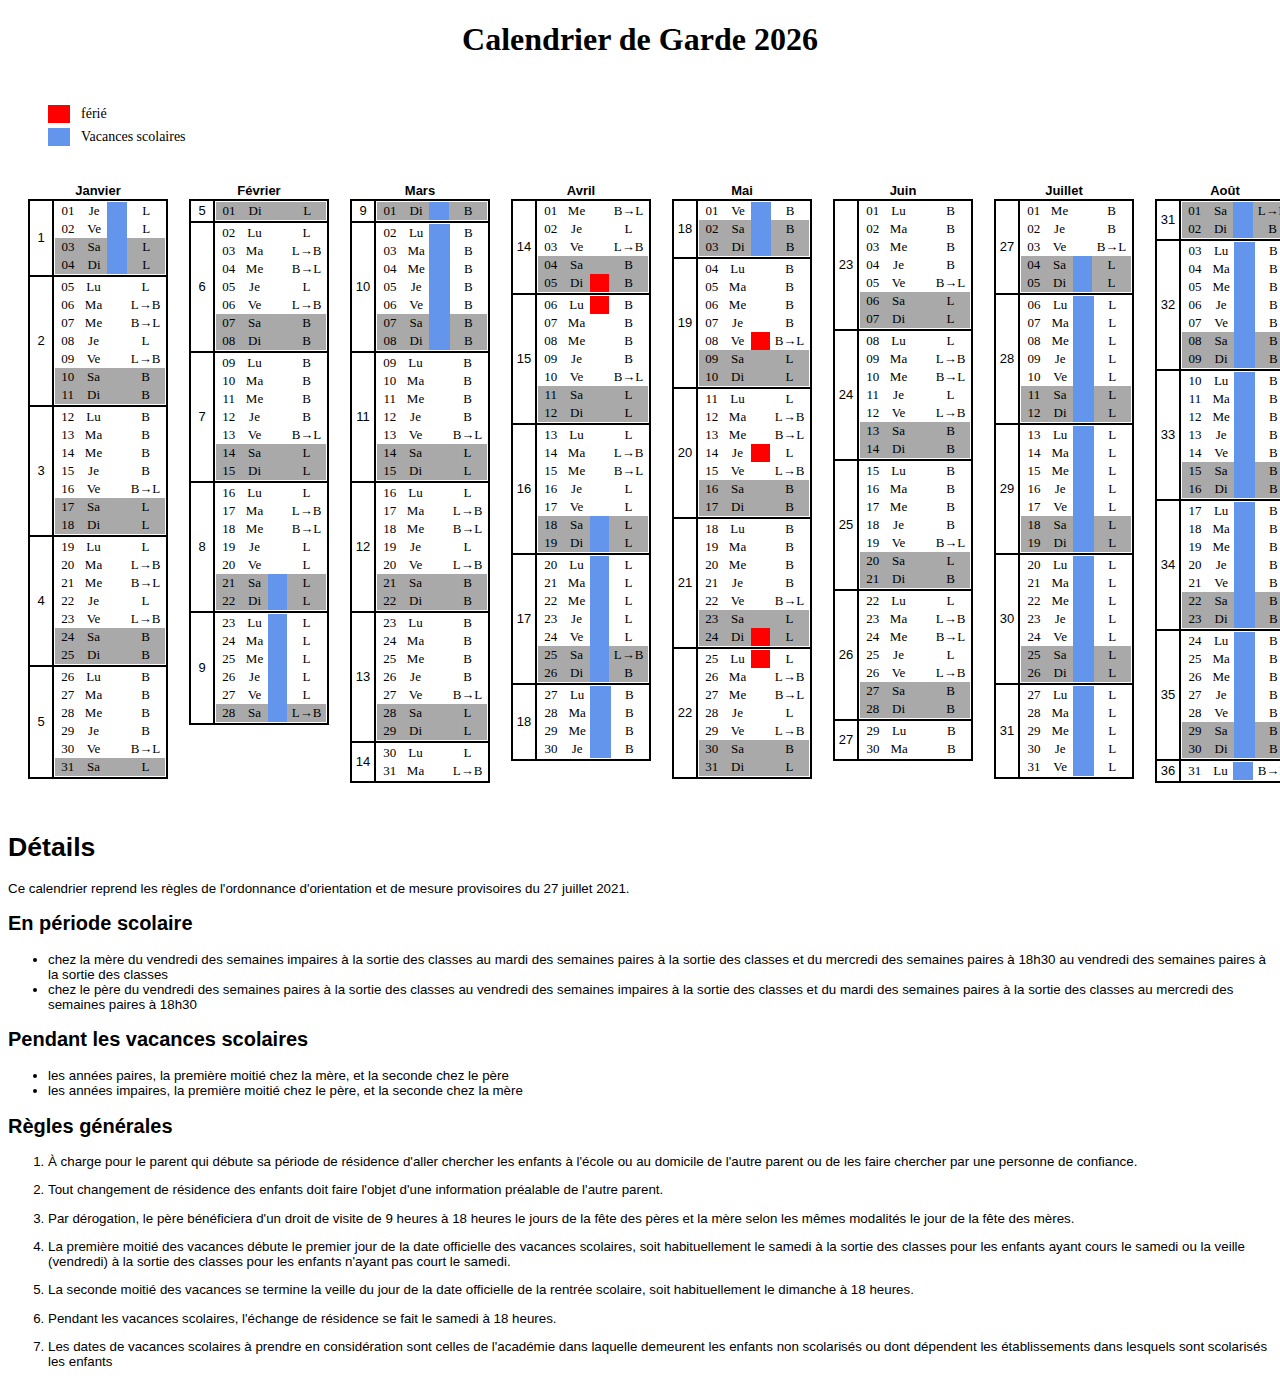
<file: docs/2026/calendar-2026.html>
<!DOCTYPE html>
<html lang="fr">
<head>
    <link rel="icon" type="image/png" href="favicon/favicon-32x32.png">
    <title>Calendrier de garde 2026</title>
    <style>
/* Debug */
/*
table, td {
    border: 1px solid black;
} */



/* Aligns rows in tr.year on the top */
tr.year {
    vertical-align: baseline;
}

/* Packs table rows and columns together for a neat rendering. */
table {
    border-collapse: collapse;
}


table.month {
    font-family: Arial, Helvetica, sans-serif;
    font-size: small;
    table-layout: auto;
    width: 140px;
}

td.features {
    font-family: Menlo;
}

/* Margin between months (important: to take into account in table.month's width) */
td.month {
    padding-left: 20px;
}


/* -------------------------------------------------------------------------------- */
/*

Cell width
----------

table.month has a fixed with.

The following settings set the width for the different month table components
as follows:

- the week id columns is x % of the row width,
- all the features combined what's left,
- the day number and day name are the set to a precise width so that it stays
  consistent irrespectively of the cell content (minimum width can vary has
  the font can be non-fixed width).
- colored (empty) cells are 15 px,
- other features width is auto.

*/


table.features {
    width: 100%;
}

td.daycust {
    width: 38px;
}

td.weekid {
    width: 20px;
}

td.daynum, td.dayname {
    width: 25px;
}

td.coloredcell {
    width: 20px;
}




/* -------------------------------------------------------------------------------- */
/* Borders */

tr.week {
    border: 2px solid black;
}

td.weekid {
    border-right: 2px solid black;
}

/* -------------------------------------------------------------------------------- */
/* Text alignment */

h1.title {
    text-align: center;
}

td.daynum, td.dayname, td.daycust {
    text-align: center;
}

td.weekid {
    text-align: center;
}

/* -------------------------------------------------------------------------------- */
/* Background colors */

tr.weekend {
    background-color: #A9A9A9;
}

td.férié {
    background-color: #FF0000;
}

td.vacancesscolaires {
    background-color: #6495ED;
}

td.courses {
    background-color: orange;
}



/* -------------------------------------------------------------------------------- */
/* Legend */

div#legend {
    padding-top: 20px;
    padding-bottom: 30px;
}

table.legend {
    padding-left: 30px;
    border-collapse: separate;
    border-spacing: 10px 5px;
    font-family: Menlo;
    font-size: 0.875em;
  }

/* -------------------------------------------------------------------------------- */
/* Comments */

div#comments {
    font-family: Arial, Helvetica, sans-serif;
    font-size:smaller;
    padding-top: 30px
}
</style>
</head>
<body>
    <div id="content">    <h1 class="title">Calendrier de Garde 2026</h1>
    <div id="legend">
        <table class="legend">
  <tr>
    <td class="coloredcell férié"></td>
    <td>férié</td>
  </tr>
  <tr>
    <td class="coloredcell vacancesscolaires"></td>
    <td>Vacances scolaires</td>
  </tr>
</table>
    </div>
    <div id="calendar">
        <!DOCTYPE html>
<html lang="fr">
<head>
    <link rel="icon" type="image/png" href="favicon/favicon-32x32.png">
    <title></title>
    <style>
/* Debug */
/*
table, td {
    border: 1px solid black;
} */



/* Aligns rows in tr.year on the top */
tr.year {
    vertical-align: baseline;
}

/* Packs table rows and columns together for a neat rendering. */
table {
    border-collapse: collapse;
}


table.month {
    font-family: Arial, Helvetica, sans-serif;
    font-size: small;
    table-layout: auto;
    width: 140px;
}

td.features {
    font-family: Menlo;
}

/* Margin between months (important: to take into account in table.month's width) */
td.month {
    padding-left: 20px;
}


/* -------------------------------------------------------------------------------- */
/*

Cell width
----------

table.month has a fixed with.

The following settings set the width for the different month table components
as follows:

- the week id columns is x % of the row width,
- all the features combined what's left,
- the day number and day name are the set to a precise width so that it stays
  consistent irrespectively of the cell content (minimum width can vary has
  the font can be non-fixed width).
- colored (empty) cells are 15 px,
- other features width is auto.

*/


table.features {
    width: 100%;
}

td.daycust {
    width: 38px;
}

td.weekid {
    width: 20px;
}

td.daynum, td.dayname {
    width: 25px;
}

td.coloredcell {
    width: 20px;
}




/* -------------------------------------------------------------------------------- */
/* Borders */

tr.week {
    border: 2px solid black;
}

td.weekid {
    border-right: 2px solid black;
}

/* -------------------------------------------------------------------------------- */
/* Text alignment */

h1.title {
    text-align: center;
}

td.daynum, td.dayname, td.daycust {
    text-align: center;
}

td.weekid {
    text-align: center;
}

/* -------------------------------------------------------------------------------- */
/* Background colors */

tr.weekend {
    background-color: #A9A9A9;
}

td.férié {
    background-color: #FF0000;
}

td.vacancesscolaires {
    background-color: #6495ED;
}

td.courses {
    background-color: orange;
}



/* -------------------------------------------------------------------------------- */
/* Legend */

div#legend {
    padding-top: 20px;
    padding-bottom: 30px;
}

table.legend {
    padding-left: 30px;
    border-collapse: separate;
    border-spacing: 10px 5px;
    font-family: Menlo;
    font-size: 0.875em;
  }

/* -------------------------------------------------------------------------------- */
/* Comments */

div#comments {
    font-family: Arial, Helvetica, sans-serif;
    font-size:smaller;
    padding-top: 30px
}
</style>
</head>
<body>
    <div id="content">
<table class="master_calendar">
<tr class="year">
  <td class="month">
  <table class="month">
 <thead>
  <tr class="month_name">
   <th colspan="2">
    Janvier
   </th>
  </tr>
 </thead>
 <tbody>
  <tr class="week">
   <td class="weekid">
    1
   </td>
   <td class="features">
    <table class="features">
     <tr class="weekday je">
      <td class="daynum">
       01
      </td>
      <td class="dayname">
       Je
      </td>
      <td class="coloredcell vacancesscolaires férié">
      </td>
      <td class="daycust">
       L
      </td>
     </tr>
     <tr class="weekday ve">
      <td class="daynum">
       02
      </td>
      <td class="dayname">
       Ve
      </td>
      <td class="coloredcell vacancesscolaires">
      </td>
      <td class="daycust">
       L
      </td>
     </tr>
     <tr class="weekend sa">
      <td class="daynum">
       03
      </td>
      <td class="dayname">
       Sa
      </td>
      <td class="coloredcell vacancesscolaires">
      </td>
      <td class="daycust">
       L
      </td>
     </tr>
     <tr class="weekend di">
      <td class="daynum">
       04
      </td>
      <td class="dayname">
       Di
      </td>
      <td class="coloredcell vacancesscolaires">
      </td>
      <td class="daycust">
       L
      </td>
     </tr>
    </table>
   </td>
  </tr>
  <tr class="week">
   <td class="weekid">
    2
   </td>
   <td class="features">
    <table class="features">
     <tr class="weekday lu">
      <td class="daynum">
       05
      </td>
      <td class="dayname">
       Lu
      </td>
      <td class="coloredcell">
      </td>
      <td class="daycust">
       L
      </td>
     </tr>
     <tr class="weekday ma">
      <td class="daynum">
       06
      </td>
      <td class="dayname">
       Ma
      </td>
      <td class="coloredcell">
      </td>
      <td class="daycust">
       L→B
      </td>
     </tr>
     <tr class="weekday me">
      <td class="daynum">
       07
      </td>
      <td class="dayname">
       Me
      </td>
      <td class="coloredcell">
      </td>
      <td class="daycust">
       B→L
      </td>
     </tr>
     <tr class="weekday je">
      <td class="daynum">
       08
      </td>
      <td class="dayname">
       Je
      </td>
      <td class="coloredcell">
      </td>
      <td class="daycust">
       L
      </td>
     </tr>
     <tr class="weekday ve">
      <td class="daynum">
       09
      </td>
      <td class="dayname">
       Ve
      </td>
      <td class="coloredcell">
      </td>
      <td class="daycust">
       L→B
      </td>
     </tr>
     <tr class="weekend sa">
      <td class="daynum">
       10
      </td>
      <td class="dayname">
       Sa
      </td>
      <td class="coloredcell">
      </td>
      <td class="daycust">
       B
      </td>
     </tr>
     <tr class="weekend di">
      <td class="daynum">
       11
      </td>
      <td class="dayname">
       Di
      </td>
      <td class="coloredcell">
      </td>
      <td class="daycust">
       B
      </td>
     </tr>
    </table>
   </td>
  </tr>
  <tr class="week">
   <td class="weekid">
    3
   </td>
   <td class="features">
    <table class="features">
     <tr class="weekday lu">
      <td class="daynum">
       12
      </td>
      <td class="dayname">
       Lu
      </td>
      <td class="coloredcell">
      </td>
      <td class="daycust">
       B
      </td>
     </tr>
     <tr class="weekday ma">
      <td class="daynum">
       13
      </td>
      <td class="dayname">
       Ma
      </td>
      <td class="coloredcell">
      </td>
      <td class="daycust">
       B
      </td>
     </tr>
     <tr class="weekday me">
      <td class="daynum">
       14
      </td>
      <td class="dayname">
       Me
      </td>
      <td class="coloredcell">
      </td>
      <td class="daycust">
       B
      </td>
     </tr>
     <tr class="weekday je">
      <td class="daynum">
       15
      </td>
      <td class="dayname">
       Je
      </td>
      <td class="coloredcell">
      </td>
      <td class="daycust">
       B
      </td>
     </tr>
     <tr class="weekday ve">
      <td class="daynum">
       16
      </td>
      <td class="dayname">
       Ve
      </td>
      <td class="coloredcell">
      </td>
      <td class="daycust">
       B→L
      </td>
     </tr>
     <tr class="weekend sa">
      <td class="daynum">
       17
      </td>
      <td class="dayname">
       Sa
      </td>
      <td class="coloredcell">
      </td>
      <td class="daycust">
       L
      </td>
     </tr>
     <tr class="weekend di">
      <td class="daynum">
       18
      </td>
      <td class="dayname">
       Di
      </td>
      <td class="coloredcell">
      </td>
      <td class="daycust">
       L
      </td>
     </tr>
    </table>
   </td>
  </tr>
  <tr class="week">
   <td class="weekid">
    4
   </td>
   <td class="features">
    <table class="features">
     <tr class="weekday lu">
      <td class="daynum">
       19
      </td>
      <td class="dayname">
       Lu
      </td>
      <td class="coloredcell">
      </td>
      <td class="daycust">
       L
      </td>
     </tr>
     <tr class="weekday ma">
      <td class="daynum">
       20
      </td>
      <td class="dayname">
       Ma
      </td>
      <td class="coloredcell">
      </td>
      <td class="daycust">
       L→B
      </td>
     </tr>
     <tr class="weekday me">
      <td class="daynum">
       21
      </td>
      <td class="dayname">
       Me
      </td>
      <td class="coloredcell">
      </td>
      <td class="daycust">
       B→L
      </td>
     </tr>
     <tr class="weekday je">
      <td class="daynum">
       22
      </td>
      <td class="dayname">
       Je
      </td>
      <td class="coloredcell">
      </td>
      <td class="daycust">
       L
      </td>
     </tr>
     <tr class="weekday ve">
      <td class="daynum">
       23
      </td>
      <td class="dayname">
       Ve
      </td>
      <td class="coloredcell">
      </td>
      <td class="daycust">
       L→B
      </td>
     </tr>
     <tr class="weekend sa">
      <td class="daynum">
       24
      </td>
      <td class="dayname">
       Sa
      </td>
      <td class="coloredcell">
      </td>
      <td class="daycust">
       B
      </td>
     </tr>
     <tr class="weekend di">
      <td class="daynum">
       25
      </td>
      <td class="dayname">
       Di
      </td>
      <td class="coloredcell">
      </td>
      <td class="daycust">
       B
      </td>
     </tr>
    </table>
   </td>
  </tr>
  <tr class="week">
   <td class="weekid">
    5
   </td>
   <td class="features">
    <table class="features">
     <tr class="weekday lu">
      <td class="daynum">
       26
      </td>
      <td class="dayname">
       Lu
      </td>
      <td class="coloredcell">
      </td>
      <td class="daycust">
       B
      </td>
     </tr>
     <tr class="weekday ma">
      <td class="daynum">
       27
      </td>
      <td class="dayname">
       Ma
      </td>
      <td class="coloredcell">
      </td>
      <td class="daycust">
       B
      </td>
     </tr>
     <tr class="weekday me">
      <td class="daynum">
       28
      </td>
      <td class="dayname">
       Me
      </td>
      <td class="coloredcell">
      </td>
      <td class="daycust">
       B
      </td>
     </tr>
     <tr class="weekday je">
      <td class="daynum">
       29
      </td>
      <td class="dayname">
       Je
      </td>
      <td class="coloredcell">
      </td>
      <td class="daycust">
       B
      </td>
     </tr>
     <tr class="weekday ve">
      <td class="daynum">
       30
      </td>
      <td class="dayname">
       Ve
      </td>
      <td class="coloredcell">
      </td>
      <td class="daycust">
       B→L
      </td>
     </tr>
     <tr class="weekend sa">
      <td class="daynum">
       31
      </td>
      <td class="dayname">
       Sa
      </td>
      <td class="coloredcell">
      </td>
      <td class="daycust">
       L
      </td>
     </tr>
    </table>
   </td>
  </tr>
 </tbody>
</table>
  </td>
  <td class="month">
  <table class="month">
 <thead>
  <tr class="month_name">
   <th colspan="2">
    Février
   </th>
  </tr>
 </thead>
 <tbody>
  <tr class="week">
   <td class="weekid">
    5
   </td>
   <td class="features">
    <table class="features">
     <tr class="weekend di">
      <td class="daynum">
       01
      </td>
      <td class="dayname">
       Di
      </td>
      <td class="coloredcell">
      </td>
      <td class="daycust">
       L
      </td>
     </tr>
    </table>
   </td>
  </tr>
  <tr class="week">
   <td class="weekid">
    6
   </td>
   <td class="features">
    <table class="features">
     <tr class="weekday lu">
      <td class="daynum">
       02
      </td>
      <td class="dayname">
       Lu
      </td>
      <td class="coloredcell">
      </td>
      <td class="daycust">
       L
      </td>
     </tr>
     <tr class="weekday ma">
      <td class="daynum">
       03
      </td>
      <td class="dayname">
       Ma
      </td>
      <td class="coloredcell">
      </td>
      <td class="daycust">
       L→B
      </td>
     </tr>
     <tr class="weekday me">
      <td class="daynum">
       04
      </td>
      <td class="dayname">
       Me
      </td>
      <td class="coloredcell">
      </td>
      <td class="daycust">
       B→L
      </td>
     </tr>
     <tr class="weekday je">
      <td class="daynum">
       05
      </td>
      <td class="dayname">
       Je
      </td>
      <td class="coloredcell">
      </td>
      <td class="daycust">
       L
      </td>
     </tr>
     <tr class="weekday ve">
      <td class="daynum">
       06
      </td>
      <td class="dayname">
       Ve
      </td>
      <td class="coloredcell">
      </td>
      <td class="daycust">
       L→B
      </td>
     </tr>
     <tr class="weekend sa">
      <td class="daynum">
       07
      </td>
      <td class="dayname">
       Sa
      </td>
      <td class="coloredcell">
      </td>
      <td class="daycust">
       B
      </td>
     </tr>
     <tr class="weekend di">
      <td class="daynum">
       08
      </td>
      <td class="dayname">
       Di
      </td>
      <td class="coloredcell">
      </td>
      <td class="daycust">
       B
      </td>
     </tr>
    </table>
   </td>
  </tr>
  <tr class="week">
   <td class="weekid">
    7
   </td>
   <td class="features">
    <table class="features">
     <tr class="weekday lu">
      <td class="daynum">
       09
      </td>
      <td class="dayname">
       Lu
      </td>
      <td class="coloredcell">
      </td>
      <td class="daycust">
       B
      </td>
     </tr>
     <tr class="weekday ma">
      <td class="daynum">
       10
      </td>
      <td class="dayname">
       Ma
      </td>
      <td class="coloredcell">
      </td>
      <td class="daycust">
       B
      </td>
     </tr>
     <tr class="weekday me">
      <td class="daynum">
       11
      </td>
      <td class="dayname">
       Me
      </td>
      <td class="coloredcell">
      </td>
      <td class="daycust">
       B
      </td>
     </tr>
     <tr class="weekday je">
      <td class="daynum">
       12
      </td>
      <td class="dayname">
       Je
      </td>
      <td class="coloredcell">
      </td>
      <td class="daycust">
       B
      </td>
     </tr>
     <tr class="weekday ve">
      <td class="daynum">
       13
      </td>
      <td class="dayname">
       Ve
      </td>
      <td class="coloredcell">
      </td>
      <td class="daycust">
       B→L
      </td>
     </tr>
     <tr class="weekend sa">
      <td class="daynum">
       14
      </td>
      <td class="dayname">
       Sa
      </td>
      <td class="coloredcell">
      </td>
      <td class="daycust">
       L
      </td>
     </tr>
     <tr class="weekend di">
      <td class="daynum">
       15
      </td>
      <td class="dayname">
       Di
      </td>
      <td class="coloredcell">
      </td>
      <td class="daycust">
       L
      </td>
     </tr>
    </table>
   </td>
  </tr>
  <tr class="week">
   <td class="weekid">
    8
   </td>
   <td class="features">
    <table class="features">
     <tr class="weekday lu">
      <td class="daynum">
       16
      </td>
      <td class="dayname">
       Lu
      </td>
      <td class="coloredcell">
      </td>
      <td class="daycust">
       L
      </td>
     </tr>
     <tr class="weekday ma">
      <td class="daynum">
       17
      </td>
      <td class="dayname">
       Ma
      </td>
      <td class="coloredcell">
      </td>
      <td class="daycust">
       L→B
      </td>
     </tr>
     <tr class="weekday me">
      <td class="daynum">
       18
      </td>
      <td class="dayname">
       Me
      </td>
      <td class="coloredcell">
      </td>
      <td class="daycust">
       B→L
      </td>
     </tr>
     <tr class="weekday je">
      <td class="daynum">
       19
      </td>
      <td class="dayname">
       Je
      </td>
      <td class="coloredcell">
      </td>
      <td class="daycust">
       L
      </td>
     </tr>
     <tr class="weekday ve">
      <td class="daynum">
       20
      </td>
      <td class="dayname">
       Ve
      </td>
      <td class="coloredcell">
      </td>
      <td class="daycust">
       L
      </td>
     </tr>
     <tr class="weekend sa">
      <td class="daynum">
       21
      </td>
      <td class="dayname">
       Sa
      </td>
      <td class="coloredcell vacancesscolaires">
      </td>
      <td class="daycust">
       L
      </td>
     </tr>
     <tr class="weekend di">
      <td class="daynum">
       22
      </td>
      <td class="dayname">
       Di
      </td>
      <td class="coloredcell vacancesscolaires">
      </td>
      <td class="daycust">
       L
      </td>
     </tr>
    </table>
   </td>
  </tr>
  <tr class="week">
   <td class="weekid">
    9
   </td>
   <td class="features">
    <table class="features">
     <tr class="weekday lu">
      <td class="daynum">
       23
      </td>
      <td class="dayname">
       Lu
      </td>
      <td class="coloredcell vacancesscolaires">
      </td>
      <td class="daycust">
       L
      </td>
     </tr>
     <tr class="weekday ma">
      <td class="daynum">
       24
      </td>
      <td class="dayname">
       Ma
      </td>
      <td class="coloredcell vacancesscolaires">
      </td>
      <td class="daycust">
       L
      </td>
     </tr>
     <tr class="weekday me">
      <td class="daynum">
       25
      </td>
      <td class="dayname">
       Me
      </td>
      <td class="coloredcell vacancesscolaires">
      </td>
      <td class="daycust">
       L
      </td>
     </tr>
     <tr class="weekday je">
      <td class="daynum">
       26
      </td>
      <td class="dayname">
       Je
      </td>
      <td class="coloredcell vacancesscolaires">
      </td>
      <td class="daycust">
       L
      </td>
     </tr>
     <tr class="weekday ve">
      <td class="daynum">
       27
      </td>
      <td class="dayname">
       Ve
      </td>
      <td class="coloredcell vacancesscolaires">
      </td>
      <td class="daycust">
       L
      </td>
     </tr>
     <tr class="weekend sa">
      <td class="daynum">
       28
      </td>
      <td class="dayname">
       Sa
      </td>
      <td class="coloredcell vacancesscolaires">
      </td>
      <td class="daycust">
       L→B
      </td>
     </tr>
    </table>
   </td>
  </tr>
 </tbody>
</table>
  </td>
  <td class="month">
  <table class="month">
 <thead>
  <tr class="month_name">
   <th colspan="2">
    Mars
   </th>
  </tr>
 </thead>
 <tbody>
  <tr class="week">
   <td class="weekid">
    9
   </td>
   <td class="features">
    <table class="features">
     <tr class="weekend di">
      <td class="daynum">
       01
      </td>
      <td class="dayname">
       Di
      </td>
      <td class="coloredcell vacancesscolaires">
      </td>
      <td class="daycust">
       B
      </td>
     </tr>
    </table>
   </td>
  </tr>
  <tr class="week">
   <td class="weekid">
    10
   </td>
   <td class="features">
    <table class="features">
     <tr class="weekday lu">
      <td class="daynum">
       02
      </td>
      <td class="dayname">
       Lu
      </td>
      <td class="coloredcell vacancesscolaires">
      </td>
      <td class="daycust">
       B
      </td>
     </tr>
     <tr class="weekday ma">
      <td class="daynum">
       03
      </td>
      <td class="dayname">
       Ma
      </td>
      <td class="coloredcell vacancesscolaires">
      </td>
      <td class="daycust">
       B
      </td>
     </tr>
     <tr class="weekday me">
      <td class="daynum">
       04
      </td>
      <td class="dayname">
       Me
      </td>
      <td class="coloredcell vacancesscolaires">
      </td>
      <td class="daycust">
       B
      </td>
     </tr>
     <tr class="weekday je">
      <td class="daynum">
       05
      </td>
      <td class="dayname">
       Je
      </td>
      <td class="coloredcell vacancesscolaires">
      </td>
      <td class="daycust">
       B
      </td>
     </tr>
     <tr class="weekday ve">
      <td class="daynum">
       06
      </td>
      <td class="dayname">
       Ve
      </td>
      <td class="coloredcell vacancesscolaires">
      </td>
      <td class="daycust">
       B
      </td>
     </tr>
     <tr class="weekend sa">
      <td class="daynum">
       07
      </td>
      <td class="dayname">
       Sa
      </td>
      <td class="coloredcell vacancesscolaires">
      </td>
      <td class="daycust">
       B
      </td>
     </tr>
     <tr class="weekend di">
      <td class="daynum">
       08
      </td>
      <td class="dayname">
       Di
      </td>
      <td class="coloredcell vacancesscolaires">
      </td>
      <td class="daycust">
       B
      </td>
     </tr>
    </table>
   </td>
  </tr>
  <tr class="week">
   <td class="weekid">
    11
   </td>
   <td class="features">
    <table class="features">
     <tr class="weekday lu">
      <td class="daynum">
       09
      </td>
      <td class="dayname">
       Lu
      </td>
      <td class="coloredcell">
      </td>
      <td class="daycust">
       B
      </td>
     </tr>
     <tr class="weekday ma">
      <td class="daynum">
       10
      </td>
      <td class="dayname">
       Ma
      </td>
      <td class="coloredcell">
      </td>
      <td class="daycust">
       B
      </td>
     </tr>
     <tr class="weekday me">
      <td class="daynum">
       11
      </td>
      <td class="dayname">
       Me
      </td>
      <td class="coloredcell">
      </td>
      <td class="daycust">
       B
      </td>
     </tr>
     <tr class="weekday je">
      <td class="daynum">
       12
      </td>
      <td class="dayname">
       Je
      </td>
      <td class="coloredcell">
      </td>
      <td class="daycust">
       B
      </td>
     </tr>
     <tr class="weekday ve">
      <td class="daynum">
       13
      </td>
      <td class="dayname">
       Ve
      </td>
      <td class="coloredcell">
      </td>
      <td class="daycust">
       B→L
      </td>
     </tr>
     <tr class="weekend sa">
      <td class="daynum">
       14
      </td>
      <td class="dayname">
       Sa
      </td>
      <td class="coloredcell">
      </td>
      <td class="daycust">
       L
      </td>
     </tr>
     <tr class="weekend di">
      <td class="daynum">
       15
      </td>
      <td class="dayname">
       Di
      </td>
      <td class="coloredcell">
      </td>
      <td class="daycust">
       L
      </td>
     </tr>
    </table>
   </td>
  </tr>
  <tr class="week">
   <td class="weekid">
    12
   </td>
   <td class="features">
    <table class="features">
     <tr class="weekday lu">
      <td class="daynum">
       16
      </td>
      <td class="dayname">
       Lu
      </td>
      <td class="coloredcell">
      </td>
      <td class="daycust">
       L
      </td>
     </tr>
     <tr class="weekday ma">
      <td class="daynum">
       17
      </td>
      <td class="dayname">
       Ma
      </td>
      <td class="coloredcell">
      </td>
      <td class="daycust">
       L→B
      </td>
     </tr>
     <tr class="weekday me">
      <td class="daynum">
       18
      </td>
      <td class="dayname">
       Me
      </td>
      <td class="coloredcell">
      </td>
      <td class="daycust">
       B→L
      </td>
     </tr>
     <tr class="weekday je">
      <td class="daynum">
       19
      </td>
      <td class="dayname">
       Je
      </td>
      <td class="coloredcell">
      </td>
      <td class="daycust">
       L
      </td>
     </tr>
     <tr class="weekday ve">
      <td class="daynum">
       20
      </td>
      <td class="dayname">
       Ve
      </td>
      <td class="coloredcell">
      </td>
      <td class="daycust">
       L→B
      </td>
     </tr>
     <tr class="weekend sa">
      <td class="daynum">
       21
      </td>
      <td class="dayname">
       Sa
      </td>
      <td class="coloredcell">
      </td>
      <td class="daycust">
       B
      </td>
     </tr>
     <tr class="weekend di">
      <td class="daynum">
       22
      </td>
      <td class="dayname">
       Di
      </td>
      <td class="coloredcell">
      </td>
      <td class="daycust">
       B
      </td>
     </tr>
    </table>
   </td>
  </tr>
  <tr class="week">
   <td class="weekid">
    13
   </td>
   <td class="features">
    <table class="features">
     <tr class="weekday lu">
      <td class="daynum">
       23
      </td>
      <td class="dayname">
       Lu
      </td>
      <td class="coloredcell">
      </td>
      <td class="daycust">
       B
      </td>
     </tr>
     <tr class="weekday ma">
      <td class="daynum">
       24
      </td>
      <td class="dayname">
       Ma
      </td>
      <td class="coloredcell">
      </td>
      <td class="daycust">
       B
      </td>
     </tr>
     <tr class="weekday me">
      <td class="daynum">
       25
      </td>
      <td class="dayname">
       Me
      </td>
      <td class="coloredcell">
      </td>
      <td class="daycust">
       B
      </td>
     </tr>
     <tr class="weekday je">
      <td class="daynum">
       26
      </td>
      <td class="dayname">
       Je
      </td>
      <td class="coloredcell">
      </td>
      <td class="daycust">
       B
      </td>
     </tr>
     <tr class="weekday ve">
      <td class="daynum">
       27
      </td>
      <td class="dayname">
       Ve
      </td>
      <td class="coloredcell">
      </td>
      <td class="daycust">
       B→L
      </td>
     </tr>
     <tr class="weekend sa">
      <td class="daynum">
       28
      </td>
      <td class="dayname">
       Sa
      </td>
      <td class="coloredcell">
      </td>
      <td class="daycust">
       L
      </td>
     </tr>
     <tr class="weekend di">
      <td class="daynum">
       29
      </td>
      <td class="dayname">
       Di
      </td>
      <td class="coloredcell">
      </td>
      <td class="daycust">
       L
      </td>
     </tr>
    </table>
   </td>
  </tr>
  <tr class="week">
   <td class="weekid">
    14
   </td>
   <td class="features">
    <table class="features">
     <tr class="weekday lu">
      <td class="daynum">
       30
      </td>
      <td class="dayname">
       Lu
      </td>
      <td class="coloredcell">
      </td>
      <td class="daycust">
       L
      </td>
     </tr>
     <tr class="weekday ma">
      <td class="daynum">
       31
      </td>
      <td class="dayname">
       Ma
      </td>
      <td class="coloredcell">
      </td>
      <td class="daycust">
       L→B
      </td>
     </tr>
    </table>
   </td>
  </tr>
 </tbody>
</table>
  </td>
  <td class="month">
  <table class="month">
 <thead>
  <tr class="month_name">
   <th colspan="2">
    Avril
   </th>
  </tr>
 </thead>
 <tbody>
  <tr class="week">
   <td class="weekid">
    14
   </td>
   <td class="features">
    <table class="features">
     <tr class="weekday me">
      <td class="daynum">
       01
      </td>
      <td class="dayname">
       Me
      </td>
      <td class="coloredcell">
      </td>
      <td class="daycust">
       B→L
      </td>
     </tr>
     <tr class="weekday je">
      <td class="daynum">
       02
      </td>
      <td class="dayname">
       Je
      </td>
      <td class="coloredcell">
      </td>
      <td class="daycust">
       L
      </td>
     </tr>
     <tr class="weekday ve">
      <td class="daynum">
       03
      </td>
      <td class="dayname">
       Ve
      </td>
      <td class="coloredcell">
      </td>
      <td class="daycust">
       L→B
      </td>
     </tr>
     <tr class="weekend sa">
      <td class="daynum">
       04
      </td>
      <td class="dayname">
       Sa
      </td>
      <td class="coloredcell">
      </td>
      <td class="daycust">
       B
      </td>
     </tr>
     <tr class="weekend di">
      <td class="daynum">
       05
      </td>
      <td class="dayname">
       Di
      </td>
      <td class="coloredcell férié">
      </td>
      <td class="daycust">
       B
      </td>
     </tr>
    </table>
   </td>
  </tr>
  <tr class="week">
   <td class="weekid">
    15
   </td>
   <td class="features">
    <table class="features">
     <tr class="weekday lu">
      <td class="daynum">
       06
      </td>
      <td class="dayname">
       Lu
      </td>
      <td class="coloredcell férié">
      </td>
      <td class="daycust">
       B
      </td>
     </tr>
     <tr class="weekday ma">
      <td class="daynum">
       07
      </td>
      <td class="dayname">
       Ma
      </td>
      <td class="coloredcell">
      </td>
      <td class="daycust">
       B
      </td>
     </tr>
     <tr class="weekday me">
      <td class="daynum">
       08
      </td>
      <td class="dayname">
       Me
      </td>
      <td class="coloredcell">
      </td>
      <td class="daycust">
       B
      </td>
     </tr>
     <tr class="weekday je">
      <td class="daynum">
       09
      </td>
      <td class="dayname">
       Je
      </td>
      <td class="coloredcell">
      </td>
      <td class="daycust">
       B
      </td>
     </tr>
     <tr class="weekday ve">
      <td class="daynum">
       10
      </td>
      <td class="dayname">
       Ve
      </td>
      <td class="coloredcell">
      </td>
      <td class="daycust">
       B→L
      </td>
     </tr>
     <tr class="weekend sa">
      <td class="daynum">
       11
      </td>
      <td class="dayname">
       Sa
      </td>
      <td class="coloredcell">
      </td>
      <td class="daycust">
       L
      </td>
     </tr>
     <tr class="weekend di">
      <td class="daynum">
       12
      </td>
      <td class="dayname">
       Di
      </td>
      <td class="coloredcell">
      </td>
      <td class="daycust">
       L
      </td>
     </tr>
    </table>
   </td>
  </tr>
  <tr class="week">
   <td class="weekid">
    16
   </td>
   <td class="features">
    <table class="features">
     <tr class="weekday lu">
      <td class="daynum">
       13
      </td>
      <td class="dayname">
       Lu
      </td>
      <td class="coloredcell">
      </td>
      <td class="daycust">
       L
      </td>
     </tr>
     <tr class="weekday ma">
      <td class="daynum">
       14
      </td>
      <td class="dayname">
       Ma
      </td>
      <td class="coloredcell">
      </td>
      <td class="daycust">
       L→B
      </td>
     </tr>
     <tr class="weekday me">
      <td class="daynum">
       15
      </td>
      <td class="dayname">
       Me
      </td>
      <td class="coloredcell">
      </td>
      <td class="daycust">
       B→L
      </td>
     </tr>
     <tr class="weekday je">
      <td class="daynum">
       16
      </td>
      <td class="dayname">
       Je
      </td>
      <td class="coloredcell">
      </td>
      <td class="daycust">
       L
      </td>
     </tr>
     <tr class="weekday ve">
      <td class="daynum">
       17
      </td>
      <td class="dayname">
       Ve
      </td>
      <td class="coloredcell">
      </td>
      <td class="daycust">
       L
      </td>
     </tr>
     <tr class="weekend sa">
      <td class="daynum">
       18
      </td>
      <td class="dayname">
       Sa
      </td>
      <td class="coloredcell vacancesscolaires">
      </td>
      <td class="daycust">
       L
      </td>
     </tr>
     <tr class="weekend di">
      <td class="daynum">
       19
      </td>
      <td class="dayname">
       Di
      </td>
      <td class="coloredcell vacancesscolaires">
      </td>
      <td class="daycust">
       L
      </td>
     </tr>
    </table>
   </td>
  </tr>
  <tr class="week">
   <td class="weekid">
    17
   </td>
   <td class="features">
    <table class="features">
     <tr class="weekday lu">
      <td class="daynum">
       20
      </td>
      <td class="dayname">
       Lu
      </td>
      <td class="coloredcell vacancesscolaires">
      </td>
      <td class="daycust">
       L
      </td>
     </tr>
     <tr class="weekday ma">
      <td class="daynum">
       21
      </td>
      <td class="dayname">
       Ma
      </td>
      <td class="coloredcell vacancesscolaires">
      </td>
      <td class="daycust">
       L
      </td>
     </tr>
     <tr class="weekday me">
      <td class="daynum">
       22
      </td>
      <td class="dayname">
       Me
      </td>
      <td class="coloredcell vacancesscolaires">
      </td>
      <td class="daycust">
       L
      </td>
     </tr>
     <tr class="weekday je">
      <td class="daynum">
       23
      </td>
      <td class="dayname">
       Je
      </td>
      <td class="coloredcell vacancesscolaires">
      </td>
      <td class="daycust">
       L
      </td>
     </tr>
     <tr class="weekday ve">
      <td class="daynum">
       24
      </td>
      <td class="dayname">
       Ve
      </td>
      <td class="coloredcell vacancesscolaires">
      </td>
      <td class="daycust">
       L
      </td>
     </tr>
     <tr class="weekend sa">
      <td class="daynum">
       25
      </td>
      <td class="dayname">
       Sa
      </td>
      <td class="coloredcell vacancesscolaires">
      </td>
      <td class="daycust">
       L→B
      </td>
     </tr>
     <tr class="weekend di">
      <td class="daynum">
       26
      </td>
      <td class="dayname">
       Di
      </td>
      <td class="coloredcell vacancesscolaires">
      </td>
      <td class="daycust">
       B
      </td>
     </tr>
    </table>
   </td>
  </tr>
  <tr class="week">
   <td class="weekid">
    18
   </td>
   <td class="features">
    <table class="features">
     <tr class="weekday lu">
      <td class="daynum">
       27
      </td>
      <td class="dayname">
       Lu
      </td>
      <td class="coloredcell vacancesscolaires">
      </td>
      <td class="daycust">
       B
      </td>
     </tr>
     <tr class="weekday ma">
      <td class="daynum">
       28
      </td>
      <td class="dayname">
       Ma
      </td>
      <td class="coloredcell vacancesscolaires">
      </td>
      <td class="daycust">
       B
      </td>
     </tr>
     <tr class="weekday me">
      <td class="daynum">
       29
      </td>
      <td class="dayname">
       Me
      </td>
      <td class="coloredcell vacancesscolaires">
      </td>
      <td class="daycust">
       B
      </td>
     </tr>
     <tr class="weekday je">
      <td class="daynum">
       30
      </td>
      <td class="dayname">
       Je
      </td>
      <td class="coloredcell vacancesscolaires">
      </td>
      <td class="daycust">
       B
      </td>
     </tr>
    </table>
   </td>
  </tr>
 </tbody>
</table>
  </td>
  <td class="month">
  <table class="month">
 <thead>
  <tr class="month_name">
   <th colspan="2">
    Mai
   </th>
  </tr>
 </thead>
 <tbody>
  <tr class="week">
   <td class="weekid">
    18
   </td>
   <td class="features">
    <table class="features">
     <tr class="weekday ve">
      <td class="daynum">
       01
      </td>
      <td class="dayname">
       Ve
      </td>
      <td class="coloredcell vacancesscolaires férié">
      </td>
      <td class="daycust">
       B
      </td>
     </tr>
     <tr class="weekend sa">
      <td class="daynum">
       02
      </td>
      <td class="dayname">
       Sa
      </td>
      <td class="coloredcell vacancesscolaires">
      </td>
      <td class="daycust">
       B
      </td>
     </tr>
     <tr class="weekend di">
      <td class="daynum">
       03
      </td>
      <td class="dayname">
       Di
      </td>
      <td class="coloredcell vacancesscolaires">
      </td>
      <td class="daycust">
       B
      </td>
     </tr>
    </table>
   </td>
  </tr>
  <tr class="week">
   <td class="weekid">
    19
   </td>
   <td class="features">
    <table class="features">
     <tr class="weekday lu">
      <td class="daynum">
       04
      </td>
      <td class="dayname">
       Lu
      </td>
      <td class="coloredcell">
      </td>
      <td class="daycust">
       B
      </td>
     </tr>
     <tr class="weekday ma">
      <td class="daynum">
       05
      </td>
      <td class="dayname">
       Ma
      </td>
      <td class="coloredcell">
      </td>
      <td class="daycust">
       B
      </td>
     </tr>
     <tr class="weekday me">
      <td class="daynum">
       06
      </td>
      <td class="dayname">
       Me
      </td>
      <td class="coloredcell">
      </td>
      <td class="daycust">
       B
      </td>
     </tr>
     <tr class="weekday je">
      <td class="daynum">
       07
      </td>
      <td class="dayname">
       Je
      </td>
      <td class="coloredcell">
      </td>
      <td class="daycust">
       B
      </td>
     </tr>
     <tr class="weekday ve">
      <td class="daynum">
       08
      </td>
      <td class="dayname">
       Ve
      </td>
      <td class="coloredcell férié">
      </td>
      <td class="daycust">
       B→L
      </td>
     </tr>
     <tr class="weekend sa">
      <td class="daynum">
       09
      </td>
      <td class="dayname">
       Sa
      </td>
      <td class="coloredcell">
      </td>
      <td class="daycust">
       L
      </td>
     </tr>
     <tr class="weekend di">
      <td class="daynum">
       10
      </td>
      <td class="dayname">
       Di
      </td>
      <td class="coloredcell">
      </td>
      <td class="daycust">
       L
      </td>
     </tr>
    </table>
   </td>
  </tr>
  <tr class="week">
   <td class="weekid">
    20
   </td>
   <td class="features">
    <table class="features">
     <tr class="weekday lu">
      <td class="daynum">
       11
      </td>
      <td class="dayname">
       Lu
      </td>
      <td class="coloredcell">
      </td>
      <td class="daycust">
       L
      </td>
     </tr>
     <tr class="weekday ma">
      <td class="daynum">
       12
      </td>
      <td class="dayname">
       Ma
      </td>
      <td class="coloredcell">
      </td>
      <td class="daycust">
       L→B
      </td>
     </tr>
     <tr class="weekday me">
      <td class="daynum">
       13
      </td>
      <td class="dayname">
       Me
      </td>
      <td class="coloredcell">
      </td>
      <td class="daycust">
       B→L
      </td>
     </tr>
     <tr class="weekday je">
      <td class="daynum">
       14
      </td>
      <td class="dayname">
       Je
      </td>
      <td class="coloredcell férié">
      </td>
      <td class="daycust">
       L
      </td>
     </tr>
     <tr class="weekday ve">
      <td class="daynum">
       15
      </td>
      <td class="dayname">
       Ve
      </td>
      <td class="coloredcell">
      </td>
      <td class="daycust">
       L→B
      </td>
     </tr>
     <tr class="weekend sa">
      <td class="daynum">
       16
      </td>
      <td class="dayname">
       Sa
      </td>
      <td class="coloredcell">
      </td>
      <td class="daycust">
       B
      </td>
     </tr>
     <tr class="weekend di">
      <td class="daynum">
       17
      </td>
      <td class="dayname">
       Di
      </td>
      <td class="coloredcell">
      </td>
      <td class="daycust">
       B
      </td>
     </tr>
    </table>
   </td>
  </tr>
  <tr class="week">
   <td class="weekid">
    21
   </td>
   <td class="features">
    <table class="features">
     <tr class="weekday lu">
      <td class="daynum">
       18
      </td>
      <td class="dayname">
       Lu
      </td>
      <td class="coloredcell">
      </td>
      <td class="daycust">
       B
      </td>
     </tr>
     <tr class="weekday ma">
      <td class="daynum">
       19
      </td>
      <td class="dayname">
       Ma
      </td>
      <td class="coloredcell">
      </td>
      <td class="daycust">
       B
      </td>
     </tr>
     <tr class="weekday me">
      <td class="daynum">
       20
      </td>
      <td class="dayname">
       Me
      </td>
      <td class="coloredcell">
      </td>
      <td class="daycust">
       B
      </td>
     </tr>
     <tr class="weekday je">
      <td class="daynum">
       21
      </td>
      <td class="dayname">
       Je
      </td>
      <td class="coloredcell">
      </td>
      <td class="daycust">
       B
      </td>
     </tr>
     <tr class="weekday ve">
      <td class="daynum">
       22
      </td>
      <td class="dayname">
       Ve
      </td>
      <td class="coloredcell">
      </td>
      <td class="daycust">
       B→L
      </td>
     </tr>
     <tr class="weekend sa">
      <td class="daynum">
       23
      </td>
      <td class="dayname">
       Sa
      </td>
      <td class="coloredcell">
      </td>
      <td class="daycust">
       L
      </td>
     </tr>
     <tr class="weekend di">
      <td class="daynum">
       24
      </td>
      <td class="dayname">
       Di
      </td>
      <td class="coloredcell férié">
      </td>
      <td class="daycust">
       L
      </td>
     </tr>
    </table>
   </td>
  </tr>
  <tr class="week">
   <td class="weekid">
    22
   </td>
   <td class="features">
    <table class="features">
     <tr class="weekday lu">
      <td class="daynum">
       25
      </td>
      <td class="dayname">
       Lu
      </td>
      <td class="coloredcell férié">
      </td>
      <td class="daycust">
       L
      </td>
     </tr>
     <tr class="weekday ma">
      <td class="daynum">
       26
      </td>
      <td class="dayname">
       Ma
      </td>
      <td class="coloredcell">
      </td>
      <td class="daycust">
       L→B
      </td>
     </tr>
     <tr class="weekday me">
      <td class="daynum">
       27
      </td>
      <td class="dayname">
       Me
      </td>
      <td class="coloredcell">
      </td>
      <td class="daycust">
       B→L
      </td>
     </tr>
     <tr class="weekday je">
      <td class="daynum">
       28
      </td>
      <td class="dayname">
       Je
      </td>
      <td class="coloredcell">
      </td>
      <td class="daycust">
       L
      </td>
     </tr>
     <tr class="weekday ve">
      <td class="daynum">
       29
      </td>
      <td class="dayname">
       Ve
      </td>
      <td class="coloredcell">
      </td>
      <td class="daycust">
       L→B
      </td>
     </tr>
     <tr class="weekend sa">
      <td class="daynum">
       30
      </td>
      <td class="dayname">
       Sa
      </td>
      <td class="coloredcell">
      </td>
      <td class="daycust">
       B
      </td>
     </tr>
     <tr class="weekend di">
      <td class="daynum">
       31
      </td>
      <td class="dayname">
       Di
      </td>
      <td class="coloredcell">
      </td>
      <td class="daycust">
       L
      </td>
     </tr>
    </table>
   </td>
  </tr>
 </tbody>
</table>
  </td>
  <td class="month">
  <table class="month">
 <thead>
  <tr class="month_name">
   <th colspan="2">
    Juin
   </th>
  </tr>
 </thead>
 <tbody>
  <tr class="week">
   <td class="weekid">
    23
   </td>
   <td class="features">
    <table class="features">
     <tr class="weekday lu">
      <td class="daynum">
       01
      </td>
      <td class="dayname">
       Lu
      </td>
      <td class="coloredcell">
      </td>
      <td class="daycust">
       B
      </td>
     </tr>
     <tr class="weekday ma">
      <td class="daynum">
       02
      </td>
      <td class="dayname">
       Ma
      </td>
      <td class="coloredcell">
      </td>
      <td class="daycust">
       B
      </td>
     </tr>
     <tr class="weekday me">
      <td class="daynum">
       03
      </td>
      <td class="dayname">
       Me
      </td>
      <td class="coloredcell">
      </td>
      <td class="daycust">
       B
      </td>
     </tr>
     <tr class="weekday je">
      <td class="daynum">
       04
      </td>
      <td class="dayname">
       Je
      </td>
      <td class="coloredcell">
      </td>
      <td class="daycust">
       B
      </td>
     </tr>
     <tr class="weekday ve">
      <td class="daynum">
       05
      </td>
      <td class="dayname">
       Ve
      </td>
      <td class="coloredcell">
      </td>
      <td class="daycust">
       B→L
      </td>
     </tr>
     <tr class="weekend sa">
      <td class="daynum">
       06
      </td>
      <td class="dayname">
       Sa
      </td>
      <td class="coloredcell">
      </td>
      <td class="daycust">
       L
      </td>
     </tr>
     <tr class="weekend di">
      <td class="daynum">
       07
      </td>
      <td class="dayname">
       Di
      </td>
      <td class="coloredcell">
      </td>
      <td class="daycust">
       L
      </td>
     </tr>
    </table>
   </td>
  </tr>
  <tr class="week">
   <td class="weekid">
    24
   </td>
   <td class="features">
    <table class="features">
     <tr class="weekday lu">
      <td class="daynum">
       08
      </td>
      <td class="dayname">
       Lu
      </td>
      <td class="coloredcell">
      </td>
      <td class="daycust">
       L
      </td>
     </tr>
     <tr class="weekday ma">
      <td class="daynum">
       09
      </td>
      <td class="dayname">
       Ma
      </td>
      <td class="coloredcell">
      </td>
      <td class="daycust">
       L→B
      </td>
     </tr>
     <tr class="weekday me">
      <td class="daynum">
       10
      </td>
      <td class="dayname">
       Me
      </td>
      <td class="coloredcell">
      </td>
      <td class="daycust">
       B→L
      </td>
     </tr>
     <tr class="weekday je">
      <td class="daynum">
       11
      </td>
      <td class="dayname">
       Je
      </td>
      <td class="coloredcell">
      </td>
      <td class="daycust">
       L
      </td>
     </tr>
     <tr class="weekday ve">
      <td class="daynum">
       12
      </td>
      <td class="dayname">
       Ve
      </td>
      <td class="coloredcell">
      </td>
      <td class="daycust">
       L→B
      </td>
     </tr>
     <tr class="weekend sa">
      <td class="daynum">
       13
      </td>
      <td class="dayname">
       Sa
      </td>
      <td class="coloredcell">
      </td>
      <td class="daycust">
       B
      </td>
     </tr>
     <tr class="weekend di">
      <td class="daynum">
       14
      </td>
      <td class="dayname">
       Di
      </td>
      <td class="coloredcell">
      </td>
      <td class="daycust">
       B
      </td>
     </tr>
    </table>
   </td>
  </tr>
  <tr class="week">
   <td class="weekid">
    25
   </td>
   <td class="features">
    <table class="features">
     <tr class="weekday lu">
      <td class="daynum">
       15
      </td>
      <td class="dayname">
       Lu
      </td>
      <td class="coloredcell">
      </td>
      <td class="daycust">
       B
      </td>
     </tr>
     <tr class="weekday ma">
      <td class="daynum">
       16
      </td>
      <td class="dayname">
       Ma
      </td>
      <td class="coloredcell">
      </td>
      <td class="daycust">
       B
      </td>
     </tr>
     <tr class="weekday me">
      <td class="daynum">
       17
      </td>
      <td class="dayname">
       Me
      </td>
      <td class="coloredcell">
      </td>
      <td class="daycust">
       B
      </td>
     </tr>
     <tr class="weekday je">
      <td class="daynum">
       18
      </td>
      <td class="dayname">
       Je
      </td>
      <td class="coloredcell">
      </td>
      <td class="daycust">
       B
      </td>
     </tr>
     <tr class="weekday ve">
      <td class="daynum">
       19
      </td>
      <td class="dayname">
       Ve
      </td>
      <td class="coloredcell">
      </td>
      <td class="daycust">
       B→L
      </td>
     </tr>
     <tr class="weekend sa">
      <td class="daynum">
       20
      </td>
      <td class="dayname">
       Sa
      </td>
      <td class="coloredcell">
      </td>
      <td class="daycust">
       L
      </td>
     </tr>
     <tr class="weekend di">
      <td class="daynum">
       21
      </td>
      <td class="dayname">
       Di
      </td>
      <td class="coloredcell">
      </td>
      <td class="daycust">
       B
      </td>
     </tr>
    </table>
   </td>
  </tr>
  <tr class="week">
   <td class="weekid">
    26
   </td>
   <td class="features">
    <table class="features">
     <tr class="weekday lu">
      <td class="daynum">
       22
      </td>
      <td class="dayname">
       Lu
      </td>
      <td class="coloredcell">
      </td>
      <td class="daycust">
       L
      </td>
     </tr>
     <tr class="weekday ma">
      <td class="daynum">
       23
      </td>
      <td class="dayname">
       Ma
      </td>
      <td class="coloredcell">
      </td>
      <td class="daycust">
       L→B
      </td>
     </tr>
     <tr class="weekday me">
      <td class="daynum">
       24
      </td>
      <td class="dayname">
       Me
      </td>
      <td class="coloredcell">
      </td>
      <td class="daycust">
       B→L
      </td>
     </tr>
     <tr class="weekday je">
      <td class="daynum">
       25
      </td>
      <td class="dayname">
       Je
      </td>
      <td class="coloredcell">
      </td>
      <td class="daycust">
       L
      </td>
     </tr>
     <tr class="weekday ve">
      <td class="daynum">
       26
      </td>
      <td class="dayname">
       Ve
      </td>
      <td class="coloredcell">
      </td>
      <td class="daycust">
       L→B
      </td>
     </tr>
     <tr class="weekend sa">
      <td class="daynum">
       27
      </td>
      <td class="dayname">
       Sa
      </td>
      <td class="coloredcell">
      </td>
      <td class="daycust">
       B
      </td>
     </tr>
     <tr class="weekend di">
      <td class="daynum">
       28
      </td>
      <td class="dayname">
       Di
      </td>
      <td class="coloredcell">
      </td>
      <td class="daycust">
       B
      </td>
     </tr>
    </table>
   </td>
  </tr>
  <tr class="week">
   <td class="weekid">
    27
   </td>
   <td class="features">
    <table class="features">
     <tr class="weekday lu">
      <td class="daynum">
       29
      </td>
      <td class="dayname">
       Lu
      </td>
      <td class="coloredcell">
      </td>
      <td class="daycust">
       B
      </td>
     </tr>
     <tr class="weekday ma">
      <td class="daynum">
       30
      </td>
      <td class="dayname">
       Ma
      </td>
      <td class="coloredcell">
      </td>
      <td class="daycust">
       B
      </td>
     </tr>
    </table>
   </td>
  </tr>
 </tbody>
</table>
  </td>
  <td class="month">
  <table class="month">
 <thead>
  <tr class="month_name">
   <th colspan="2">
    Juillet
   </th>
  </tr>
 </thead>
 <tbody>
  <tr class="week">
   <td class="weekid">
    27
   </td>
   <td class="features">
    <table class="features">
     <tr class="weekday me">
      <td class="daynum">
       01
      </td>
      <td class="dayname">
       Me
      </td>
      <td class="coloredcell">
      </td>
      <td class="daycust">
       B
      </td>
     </tr>
     <tr class="weekday je">
      <td class="daynum">
       02
      </td>
      <td class="dayname">
       Je
      </td>
      <td class="coloredcell">
      </td>
      <td class="daycust">
       B
      </td>
     </tr>
     <tr class="weekday ve">
      <td class="daynum">
       03
      </td>
      <td class="dayname">
       Ve
      </td>
      <td class="coloredcell">
      </td>
      <td class="daycust">
       B→L
      </td>
     </tr>
     <tr class="weekend sa">
      <td class="daynum">
       04
      </td>
      <td class="dayname">
       Sa
      </td>
      <td class="coloredcell vacancesscolaires">
      </td>
      <td class="daycust">
       L
      </td>
     </tr>
     <tr class="weekend di">
      <td class="daynum">
       05
      </td>
      <td class="dayname">
       Di
      </td>
      <td class="coloredcell vacancesscolaires">
      </td>
      <td class="daycust">
       L
      </td>
     </tr>
    </table>
   </td>
  </tr>
  <tr class="week">
   <td class="weekid">
    28
   </td>
   <td class="features">
    <table class="features">
     <tr class="weekday lu">
      <td class="daynum">
       06
      </td>
      <td class="dayname">
       Lu
      </td>
      <td class="coloredcell vacancesscolaires">
      </td>
      <td class="daycust">
       L
      </td>
     </tr>
     <tr class="weekday ma">
      <td class="daynum">
       07
      </td>
      <td class="dayname">
       Ma
      </td>
      <td class="coloredcell vacancesscolaires">
      </td>
      <td class="daycust">
       L
      </td>
     </tr>
     <tr class="weekday me">
      <td class="daynum">
       08
      </td>
      <td class="dayname">
       Me
      </td>
      <td class="coloredcell vacancesscolaires">
      </td>
      <td class="daycust">
       L
      </td>
     </tr>
     <tr class="weekday je">
      <td class="daynum">
       09
      </td>
      <td class="dayname">
       Je
      </td>
      <td class="coloredcell vacancesscolaires">
      </td>
      <td class="daycust">
       L
      </td>
     </tr>
     <tr class="weekday ve">
      <td class="daynum">
       10
      </td>
      <td class="dayname">
       Ve
      </td>
      <td class="coloredcell vacancesscolaires">
      </td>
      <td class="daycust">
       L
      </td>
     </tr>
     <tr class="weekend sa">
      <td class="daynum">
       11
      </td>
      <td class="dayname">
       Sa
      </td>
      <td class="coloredcell vacancesscolaires">
      </td>
      <td class="daycust">
       L
      </td>
     </tr>
     <tr class="weekend di">
      <td class="daynum">
       12
      </td>
      <td class="dayname">
       Di
      </td>
      <td class="coloredcell vacancesscolaires">
      </td>
      <td class="daycust">
       L
      </td>
     </tr>
    </table>
   </td>
  </tr>
  <tr class="week">
   <td class="weekid">
    29
   </td>
   <td class="features">
    <table class="features">
     <tr class="weekday lu">
      <td class="daynum">
       13
      </td>
      <td class="dayname">
       Lu
      </td>
      <td class="coloredcell vacancesscolaires">
      </td>
      <td class="daycust">
       L
      </td>
     </tr>
     <tr class="weekday ma">
      <td class="daynum">
       14
      </td>
      <td class="dayname">
       Ma
      </td>
      <td class="coloredcell vacancesscolaires férié">
      </td>
      <td class="daycust">
       L
      </td>
     </tr>
     <tr class="weekday me">
      <td class="daynum">
       15
      </td>
      <td class="dayname">
       Me
      </td>
      <td class="coloredcell vacancesscolaires">
      </td>
      <td class="daycust">
       L
      </td>
     </tr>
     <tr class="weekday je">
      <td class="daynum">
       16
      </td>
      <td class="dayname">
       Je
      </td>
      <td class="coloredcell vacancesscolaires">
      </td>
      <td class="daycust">
       L
      </td>
     </tr>
     <tr class="weekday ve">
      <td class="daynum">
       17
      </td>
      <td class="dayname">
       Ve
      </td>
      <td class="coloredcell vacancesscolaires">
      </td>
      <td class="daycust">
       L
      </td>
     </tr>
     <tr class="weekend sa">
      <td class="daynum">
       18
      </td>
      <td class="dayname">
       Sa
      </td>
      <td class="coloredcell vacancesscolaires">
      </td>
      <td class="daycust">
       L
      </td>
     </tr>
     <tr class="weekend di">
      <td class="daynum">
       19
      </td>
      <td class="dayname">
       Di
      </td>
      <td class="coloredcell vacancesscolaires">
      </td>
      <td class="daycust">
       L
      </td>
     </tr>
    </table>
   </td>
  </tr>
  <tr class="week">
   <td class="weekid">
    30
   </td>
   <td class="features">
    <table class="features">
     <tr class="weekday lu">
      <td class="daynum">
       20
      </td>
      <td class="dayname">
       Lu
      </td>
      <td class="coloredcell vacancesscolaires">
      </td>
      <td class="daycust">
       L
      </td>
     </tr>
     <tr class="weekday ma">
      <td class="daynum">
       21
      </td>
      <td class="dayname">
       Ma
      </td>
      <td class="coloredcell vacancesscolaires">
      </td>
      <td class="daycust">
       L
      </td>
     </tr>
     <tr class="weekday me">
      <td class="daynum">
       22
      </td>
      <td class="dayname">
       Me
      </td>
      <td class="coloredcell vacancesscolaires">
      </td>
      <td class="daycust">
       L
      </td>
     </tr>
     <tr class="weekday je">
      <td class="daynum">
       23
      </td>
      <td class="dayname">
       Je
      </td>
      <td class="coloredcell vacancesscolaires">
      </td>
      <td class="daycust">
       L
      </td>
     </tr>
     <tr class="weekday ve">
      <td class="daynum">
       24
      </td>
      <td class="dayname">
       Ve
      </td>
      <td class="coloredcell vacancesscolaires">
      </td>
      <td class="daycust">
       L
      </td>
     </tr>
     <tr class="weekend sa">
      <td class="daynum">
       25
      </td>
      <td class="dayname">
       Sa
      </td>
      <td class="coloredcell vacancesscolaires">
      </td>
      <td class="daycust">
       L
      </td>
     </tr>
     <tr class="weekend di">
      <td class="daynum">
       26
      </td>
      <td class="dayname">
       Di
      </td>
      <td class="coloredcell vacancesscolaires">
      </td>
      <td class="daycust">
       L
      </td>
     </tr>
    </table>
   </td>
  </tr>
  <tr class="week">
   <td class="weekid">
    31
   </td>
   <td class="features">
    <table class="features">
     <tr class="weekday lu">
      <td class="daynum">
       27
      </td>
      <td class="dayname">
       Lu
      </td>
      <td class="coloredcell vacancesscolaires">
      </td>
      <td class="daycust">
       L
      </td>
     </tr>
     <tr class="weekday ma">
      <td class="daynum">
       28
      </td>
      <td class="dayname">
       Ma
      </td>
      <td class="coloredcell vacancesscolaires">
      </td>
      <td class="daycust">
       L
      </td>
     </tr>
     <tr class="weekday me">
      <td class="daynum">
       29
      </td>
      <td class="dayname">
       Me
      </td>
      <td class="coloredcell vacancesscolaires">
      </td>
      <td class="daycust">
       L
      </td>
     </tr>
     <tr class="weekday je">
      <td class="daynum">
       30
      </td>
      <td class="dayname">
       Je
      </td>
      <td class="coloredcell vacancesscolaires">
      </td>
      <td class="daycust">
       L
      </td>
     </tr>
     <tr class="weekday ve">
      <td class="daynum">
       31
      </td>
      <td class="dayname">
       Ve
      </td>
      <td class="coloredcell vacancesscolaires">
      </td>
      <td class="daycust">
       L
      </td>
     </tr>
    </table>
   </td>
  </tr>
 </tbody>
</table>
  </td>
  <td class="month">
  <table class="month">
 <thead>
  <tr class="month_name">
   <th colspan="2">
    Août
   </th>
  </tr>
 </thead>
 <tbody>
  <tr class="week">
   <td class="weekid">
    31
   </td>
   <td class="features">
    <table class="features">
     <tr class="weekend sa">
      <td class="daynum">
       01
      </td>
      <td class="dayname">
       Sa
      </td>
      <td class="coloredcell vacancesscolaires">
      </td>
      <td class="daycust">
       L→B
      </td>
     </tr>
     <tr class="weekend di">
      <td class="daynum">
       02
      </td>
      <td class="dayname">
       Di
      </td>
      <td class="coloredcell vacancesscolaires">
      </td>
      <td class="daycust">
       B
      </td>
     </tr>
    </table>
   </td>
  </tr>
  <tr class="week">
   <td class="weekid">
    32
   </td>
   <td class="features">
    <table class="features">
     <tr class="weekday lu">
      <td class="daynum">
       03
      </td>
      <td class="dayname">
       Lu
      </td>
      <td class="coloredcell vacancesscolaires">
      </td>
      <td class="daycust">
       B
      </td>
     </tr>
     <tr class="weekday ma">
      <td class="daynum">
       04
      </td>
      <td class="dayname">
       Ma
      </td>
      <td class="coloredcell vacancesscolaires">
      </td>
      <td class="daycust">
       B
      </td>
     </tr>
     <tr class="weekday me">
      <td class="daynum">
       05
      </td>
      <td class="dayname">
       Me
      </td>
      <td class="coloredcell vacancesscolaires">
      </td>
      <td class="daycust">
       B
      </td>
     </tr>
     <tr class="weekday je">
      <td class="daynum">
       06
      </td>
      <td class="dayname">
       Je
      </td>
      <td class="coloredcell vacancesscolaires">
      </td>
      <td class="daycust">
       B
      </td>
     </tr>
     <tr class="weekday ve">
      <td class="daynum">
       07
      </td>
      <td class="dayname">
       Ve
      </td>
      <td class="coloredcell vacancesscolaires">
      </td>
      <td class="daycust">
       B
      </td>
     </tr>
     <tr class="weekend sa">
      <td class="daynum">
       08
      </td>
      <td class="dayname">
       Sa
      </td>
      <td class="coloredcell vacancesscolaires">
      </td>
      <td class="daycust">
       B
      </td>
     </tr>
     <tr class="weekend di">
      <td class="daynum">
       09
      </td>
      <td class="dayname">
       Di
      </td>
      <td class="coloredcell vacancesscolaires">
      </td>
      <td class="daycust">
       B
      </td>
     </tr>
    </table>
   </td>
  </tr>
  <tr class="week">
   <td class="weekid">
    33
   </td>
   <td class="features">
    <table class="features">
     <tr class="weekday lu">
      <td class="daynum">
       10
      </td>
      <td class="dayname">
       Lu
      </td>
      <td class="coloredcell vacancesscolaires">
      </td>
      <td class="daycust">
       B
      </td>
     </tr>
     <tr class="weekday ma">
      <td class="daynum">
       11
      </td>
      <td class="dayname">
       Ma
      </td>
      <td class="coloredcell vacancesscolaires">
      </td>
      <td class="daycust">
       B
      </td>
     </tr>
     <tr class="weekday me">
      <td class="daynum">
       12
      </td>
      <td class="dayname">
       Me
      </td>
      <td class="coloredcell vacancesscolaires">
      </td>
      <td class="daycust">
       B
      </td>
     </tr>
     <tr class="weekday je">
      <td class="daynum">
       13
      </td>
      <td class="dayname">
       Je
      </td>
      <td class="coloredcell vacancesscolaires">
      </td>
      <td class="daycust">
       B
      </td>
     </tr>
     <tr class="weekday ve">
      <td class="daynum">
       14
      </td>
      <td class="dayname">
       Ve
      </td>
      <td class="coloredcell vacancesscolaires">
      </td>
      <td class="daycust">
       B
      </td>
     </tr>
     <tr class="weekend sa">
      <td class="daynum">
       15
      </td>
      <td class="dayname">
       Sa
      </td>
      <td class="coloredcell vacancesscolaires férié">
      </td>
      <td class="daycust">
       B
      </td>
     </tr>
     <tr class="weekend di">
      <td class="daynum">
       16
      </td>
      <td class="dayname">
       Di
      </td>
      <td class="coloredcell vacancesscolaires">
      </td>
      <td class="daycust">
       B
      </td>
     </tr>
    </table>
   </td>
  </tr>
  <tr class="week">
   <td class="weekid">
    34
   </td>
   <td class="features">
    <table class="features">
     <tr class="weekday lu">
      <td class="daynum">
       17
      </td>
      <td class="dayname">
       Lu
      </td>
      <td class="coloredcell vacancesscolaires">
      </td>
      <td class="daycust">
       B
      </td>
     </tr>
     <tr class="weekday ma">
      <td class="daynum">
       18
      </td>
      <td class="dayname">
       Ma
      </td>
      <td class="coloredcell vacancesscolaires">
      </td>
      <td class="daycust">
       B
      </td>
     </tr>
     <tr class="weekday me">
      <td class="daynum">
       19
      </td>
      <td class="dayname">
       Me
      </td>
      <td class="coloredcell vacancesscolaires">
      </td>
      <td class="daycust">
       B
      </td>
     </tr>
     <tr class="weekday je">
      <td class="daynum">
       20
      </td>
      <td class="dayname">
       Je
      </td>
      <td class="coloredcell vacancesscolaires">
      </td>
      <td class="daycust">
       B
      </td>
     </tr>
     <tr class="weekday ve">
      <td class="daynum">
       21
      </td>
      <td class="dayname">
       Ve
      </td>
      <td class="coloredcell vacancesscolaires">
      </td>
      <td class="daycust">
       B
      </td>
     </tr>
     <tr class="weekend sa">
      <td class="daynum">
       22
      </td>
      <td class="dayname">
       Sa
      </td>
      <td class="coloredcell vacancesscolaires">
      </td>
      <td class="daycust">
       B
      </td>
     </tr>
     <tr class="weekend di">
      <td class="daynum">
       23
      </td>
      <td class="dayname">
       Di
      </td>
      <td class="coloredcell vacancesscolaires">
      </td>
      <td class="daycust">
       B
      </td>
     </tr>
    </table>
   </td>
  </tr>
  <tr class="week">
   <td class="weekid">
    35
   </td>
   <td class="features">
    <table class="features">
     <tr class="weekday lu">
      <td class="daynum">
       24
      </td>
      <td class="dayname">
       Lu
      </td>
      <td class="coloredcell vacancesscolaires">
      </td>
      <td class="daycust">
       B
      </td>
     </tr>
     <tr class="weekday ma">
      <td class="daynum">
       25
      </td>
      <td class="dayname">
       Ma
      </td>
      <td class="coloredcell vacancesscolaires">
      </td>
      <td class="daycust">
       B
      </td>
     </tr>
     <tr class="weekday me">
      <td class="daynum">
       26
      </td>
      <td class="dayname">
       Me
      </td>
      <td class="coloredcell vacancesscolaires">
      </td>
      <td class="daycust">
       B
      </td>
     </tr>
     <tr class="weekday je">
      <td class="daynum">
       27
      </td>
      <td class="dayname">
       Je
      </td>
      <td class="coloredcell vacancesscolaires">
      </td>
      <td class="daycust">
       B
      </td>
     </tr>
     <tr class="weekday ve">
      <td class="daynum">
       28
      </td>
      <td class="dayname">
       Ve
      </td>
      <td class="coloredcell vacancesscolaires">
      </td>
      <td class="daycust">
       B
      </td>
     </tr>
     <tr class="weekend sa">
      <td class="daynum">
       29
      </td>
      <td class="dayname">
       Sa
      </td>
      <td class="coloredcell vacancesscolaires">
      </td>
      <td class="daycust">
       B
      </td>
     </tr>
     <tr class="weekend di">
      <td class="daynum">
       30
      </td>
      <td class="dayname">
       Di
      </td>
      <td class="coloredcell vacancesscolaires">
      </td>
      <td class="daycust">
       B
      </td>
     </tr>
    </table>
   </td>
  </tr>
  <tr class="week">
   <td class="weekid">
    36
   </td>
   <td class="features">
    <table class="features">
     <tr class="weekday lu">
      <td class="daynum">
       31
      </td>
      <td class="dayname">
       Lu
      </td>
      <td class="coloredcell vacancesscolaires">
      </td>
      <td class="daycust">
       B→L
      </td>
     </tr>
    </table>
   </td>
  </tr>
 </tbody>
</table>
  </td>
  <td class="month">
  <table class="month">
 <thead>
  <tr class="month_name">
   <th colspan="2">
    Septembre
   </th>
  </tr>
 </thead>
 <tbody>
  <tr class="week">
   <td class="weekid">
    36
   </td>
   <td class="features">
    <table class="features">
     <tr class="weekday ma">
      <td class="daynum">
       01
      </td>
      <td class="dayname">
       Ma
      </td>
      <td class="coloredcell">
      </td>
      <td class="daycust">
       L→B
      </td>
     </tr>
     <tr class="weekday me">
      <td class="daynum">
       02
      </td>
      <td class="dayname">
       Me
      </td>
      <td class="coloredcell">
      </td>
      <td class="daycust">
       B→L
      </td>
     </tr>
     <tr class="weekday je">
      <td class="daynum">
       03
      </td>
      <td class="dayname">
       Je
      </td>
      <td class="coloredcell">
      </td>
      <td class="daycust">
       L
      </td>
     </tr>
     <tr class="weekday ve">
      <td class="daynum">
       04
      </td>
      <td class="dayname">
       Ve
      </td>
      <td class="coloredcell">
      </td>
      <td class="daycust">
       L→B
      </td>
     </tr>
     <tr class="weekend sa">
      <td class="daynum">
       05
      </td>
      <td class="dayname">
       Sa
      </td>
      <td class="coloredcell">
      </td>
      <td class="daycust">
       B
      </td>
     </tr>
     <tr class="weekend di">
      <td class="daynum">
       06
      </td>
      <td class="dayname">
       Di
      </td>
      <td class="coloredcell">
      </td>
      <td class="daycust">
       B
      </td>
     </tr>
    </table>
   </td>
  </tr>
  <tr class="week">
   <td class="weekid">
    37
   </td>
   <td class="features">
    <table class="features">
     <tr class="weekday lu">
      <td class="daynum">
       07
      </td>
      <td class="dayname">
       Lu
      </td>
      <td class="coloredcell">
      </td>
      <td class="daycust">
       B
      </td>
     </tr>
     <tr class="weekday ma">
      <td class="daynum">
       08
      </td>
      <td class="dayname">
       Ma
      </td>
      <td class="coloredcell">
      </td>
      <td class="daycust">
       B
      </td>
     </tr>
     <tr class="weekday me">
      <td class="daynum">
       09
      </td>
      <td class="dayname">
       Me
      </td>
      <td class="coloredcell">
      </td>
      <td class="daycust">
       B
      </td>
     </tr>
     <tr class="weekday je">
      <td class="daynum">
       10
      </td>
      <td class="dayname">
       Je
      </td>
      <td class="coloredcell">
      </td>
      <td class="daycust">
       B
      </td>
     </tr>
     <tr class="weekday ve">
      <td class="daynum">
       11
      </td>
      <td class="dayname">
       Ve
      </td>
      <td class="coloredcell">
      </td>
      <td class="daycust">
       B→L
      </td>
     </tr>
     <tr class="weekend sa">
      <td class="daynum">
       12
      </td>
      <td class="dayname">
       Sa
      </td>
      <td class="coloredcell">
      </td>
      <td class="daycust">
       L
      </td>
     </tr>
     <tr class="weekend di">
      <td class="daynum">
       13
      </td>
      <td class="dayname">
       Di
      </td>
      <td class="coloredcell">
      </td>
      <td class="daycust">
       L
      </td>
     </tr>
    </table>
   </td>
  </tr>
  <tr class="week">
   <td class="weekid">
    38
   </td>
   <td class="features">
    <table class="features">
     <tr class="weekday lu">
      <td class="daynum">
       14
      </td>
      <td class="dayname">
       Lu
      </td>
      <td class="coloredcell">
      </td>
      <td class="daycust">
       L
      </td>
     </tr>
     <tr class="weekday ma">
      <td class="daynum">
       15
      </td>
      <td class="dayname">
       Ma
      </td>
      <td class="coloredcell">
      </td>
      <td class="daycust">
       L→B
      </td>
     </tr>
     <tr class="weekday me">
      <td class="daynum">
       16
      </td>
      <td class="dayname">
       Me
      </td>
      <td class="coloredcell">
      </td>
      <td class="daycust">
       B→L
      </td>
     </tr>
     <tr class="weekday je">
      <td class="daynum">
       17
      </td>
      <td class="dayname">
       Je
      </td>
      <td class="coloredcell">
      </td>
      <td class="daycust">
       L
      </td>
     </tr>
     <tr class="weekday ve">
      <td class="daynum">
       18
      </td>
      <td class="dayname">
       Ve
      </td>
      <td class="coloredcell">
      </td>
      <td class="daycust">
       L→B
      </td>
     </tr>
     <tr class="weekend sa">
      <td class="daynum">
       19
      </td>
      <td class="dayname">
       Sa
      </td>
      <td class="coloredcell">
      </td>
      <td class="daycust">
       B
      </td>
     </tr>
     <tr class="weekend di">
      <td class="daynum">
       20
      </td>
      <td class="dayname">
       Di
      </td>
      <td class="coloredcell">
      </td>
      <td class="daycust">
       B
      </td>
     </tr>
    </table>
   </td>
  </tr>
  <tr class="week">
   <td class="weekid">
    39
   </td>
   <td class="features">
    <table class="features">
     <tr class="weekday lu">
      <td class="daynum">
       21
      </td>
      <td class="dayname">
       Lu
      </td>
      <td class="coloredcell">
      </td>
      <td class="daycust">
       B
      </td>
     </tr>
     <tr class="weekday ma">
      <td class="daynum">
       22
      </td>
      <td class="dayname">
       Ma
      </td>
      <td class="coloredcell">
      </td>
      <td class="daycust">
       B
      </td>
     </tr>
     <tr class="weekday me">
      <td class="daynum">
       23
      </td>
      <td class="dayname">
       Me
      </td>
      <td class="coloredcell">
      </td>
      <td class="daycust">
       B
      </td>
     </tr>
     <tr class="weekday je">
      <td class="daynum">
       24
      </td>
      <td class="dayname">
       Je
      </td>
      <td class="coloredcell">
      </td>
      <td class="daycust">
       B
      </td>
     </tr>
     <tr class="weekday ve">
      <td class="daynum">
       25
      </td>
      <td class="dayname">
       Ve
      </td>
      <td class="coloredcell">
      </td>
      <td class="daycust">
       B→L
      </td>
     </tr>
     <tr class="weekend sa">
      <td class="daynum">
       26
      </td>
      <td class="dayname">
       Sa
      </td>
      <td class="coloredcell">
      </td>
      <td class="daycust">
       L
      </td>
     </tr>
     <tr class="weekend di">
      <td class="daynum">
       27
      </td>
      <td class="dayname">
       Di
      </td>
      <td class="coloredcell">
      </td>
      <td class="daycust">
       L
      </td>
     </tr>
    </table>
   </td>
  </tr>
  <tr class="week">
   <td class="weekid">
    40
   </td>
   <td class="features">
    <table class="features">
     <tr class="weekday lu">
      <td class="daynum">
       28
      </td>
      <td class="dayname">
       Lu
      </td>
      <td class="coloredcell">
      </td>
      <td class="daycust">
       L
      </td>
     </tr>
     <tr class="weekday ma">
      <td class="daynum">
       29
      </td>
      <td class="dayname">
       Ma
      </td>
      <td class="coloredcell">
      </td>
      <td class="daycust">
       L→B
      </td>
     </tr>
     <tr class="weekday me">
      <td class="daynum">
       30
      </td>
      <td class="dayname">
       Me
      </td>
      <td class="coloredcell">
      </td>
      <td class="daycust">
       B→L
      </td>
     </tr>
    </table>
   </td>
  </tr>
 </tbody>
</table>
  </td>
  <td class="month">
  <table class="month">
 <thead>
  <tr class="month_name">
   <th colspan="2">
    Octobre
   </th>
  </tr>
 </thead>
 <tbody>
  <tr class="week">
   <td class="weekid">
    40
   </td>
   <td class="features">
    <table class="features">
     <tr class="weekday je">
      <td class="daynum">
       01
      </td>
      <td class="dayname">
       Je
      </td>
      <td class="coloredcell">
      </td>
      <td class="daycust">
       L
      </td>
     </tr>
     <tr class="weekday ve">
      <td class="daynum">
       02
      </td>
      <td class="dayname">
       Ve
      </td>
      <td class="coloredcell">
      </td>
      <td class="daycust">
       L→B
      </td>
     </tr>
     <tr class="weekend sa">
      <td class="daynum">
       03
      </td>
      <td class="dayname">
       Sa
      </td>
      <td class="coloredcell">
      </td>
      <td class="daycust">
       B
      </td>
     </tr>
     <tr class="weekend di">
      <td class="daynum">
       04
      </td>
      <td class="dayname">
       Di
      </td>
      <td class="coloredcell">
      </td>
      <td class="daycust">
       B
      </td>
     </tr>
    </table>
   </td>
  </tr>
  <tr class="week">
   <td class="weekid">
    41
   </td>
   <td class="features">
    <table class="features">
     <tr class="weekday lu">
      <td class="daynum">
       05
      </td>
      <td class="dayname">
       Lu
      </td>
      <td class="coloredcell">
      </td>
      <td class="daycust">
       B
      </td>
     </tr>
     <tr class="weekday ma">
      <td class="daynum">
       06
      </td>
      <td class="dayname">
       Ma
      </td>
      <td class="coloredcell">
      </td>
      <td class="daycust">
       B
      </td>
     </tr>
     <tr class="weekday me">
      <td class="daynum">
       07
      </td>
      <td class="dayname">
       Me
      </td>
      <td class="coloredcell">
      </td>
      <td class="daycust">
       B
      </td>
     </tr>
     <tr class="weekday je">
      <td class="daynum">
       08
      </td>
      <td class="dayname">
       Je
      </td>
      <td class="coloredcell">
      </td>
      <td class="daycust">
       B
      </td>
     </tr>
     <tr class="weekday ve">
      <td class="daynum">
       09
      </td>
      <td class="dayname">
       Ve
      </td>
      <td class="coloredcell">
      </td>
      <td class="daycust">
       B→L
      </td>
     </tr>
     <tr class="weekend sa">
      <td class="daynum">
       10
      </td>
      <td class="dayname">
       Sa
      </td>
      <td class="coloredcell">
      </td>
      <td class="daycust">
       L
      </td>
     </tr>
     <tr class="weekend di">
      <td class="daynum">
       11
      </td>
      <td class="dayname">
       Di
      </td>
      <td class="coloredcell">
      </td>
      <td class="daycust">
       L
      </td>
     </tr>
    </table>
   </td>
  </tr>
  <tr class="week">
   <td class="weekid">
    42
   </td>
   <td class="features">
    <table class="features">
     <tr class="weekday lu">
      <td class="daynum">
       12
      </td>
      <td class="dayname">
       Lu
      </td>
      <td class="coloredcell">
      </td>
      <td class="daycust">
       L
      </td>
     </tr>
     <tr class="weekday ma">
      <td class="daynum">
       13
      </td>
      <td class="dayname">
       Ma
      </td>
      <td class="coloredcell">
      </td>
      <td class="daycust">
       L→B
      </td>
     </tr>
     <tr class="weekday me">
      <td class="daynum">
       14
      </td>
      <td class="dayname">
       Me
      </td>
      <td class="coloredcell">
      </td>
      <td class="daycust">
       B→L
      </td>
     </tr>
     <tr class="weekday je">
      <td class="daynum">
       15
      </td>
      <td class="dayname">
       Je
      </td>
      <td class="coloredcell">
      </td>
      <td class="daycust">
       L
      </td>
     </tr>
     <tr class="weekday ve">
      <td class="daynum">
       16
      </td>
      <td class="dayname">
       Ve
      </td>
      <td class="coloredcell">
      </td>
      <td class="daycust">
       L→B
      </td>
     </tr>
     <tr class="weekend sa">
      <td class="daynum">
       17
      </td>
      <td class="dayname">
       Sa
      </td>
      <td class="coloredcell">
      </td>
      <td class="daycust">
       B
      </td>
     </tr>
     <tr class="weekend di">
      <td class="daynum">
       18
      </td>
      <td class="dayname">
       Di
      </td>
      <td class="coloredcell">
      </td>
      <td class="daycust">
       B
      </td>
     </tr>
    </table>
   </td>
  </tr>
  <tr class="week">
   <td class="weekid">
    43
   </td>
   <td class="features">
    <table class="features">
     <tr class="weekday lu">
      <td class="daynum">
       19
      </td>
      <td class="dayname">
       Lu
      </td>
      <td class="coloredcell">
      </td>
      <td class="daycust">
       B
      </td>
     </tr>
     <tr class="weekday ma">
      <td class="daynum">
       20
      </td>
      <td class="dayname">
       Ma
      </td>
      <td class="coloredcell">
      </td>
      <td class="daycust">
       B
      </td>
     </tr>
     <tr class="weekday me">
      <td class="daynum">
       21
      </td>
      <td class="dayname">
       Me
      </td>
      <td class="coloredcell">
      </td>
      <td class="daycust">
       B
      </td>
     </tr>
     <tr class="weekday je">
      <td class="daynum">
       22
      </td>
      <td class="dayname">
       Je
      </td>
      <td class="coloredcell">
      </td>
      <td class="daycust">
       B
      </td>
     </tr>
     <tr class="weekday ve">
      <td class="daynum">
       23
      </td>
      <td class="dayname">
       Ve
      </td>
      <td class="coloredcell">
      </td>
      <td class="daycust">
       B→L
      </td>
     </tr>
     <tr class="weekend sa">
      <td class="daynum">
       24
      </td>
      <td class="dayname">
       Sa
      </td>
      <td class="coloredcell">
      </td>
      <td class="daycust">
       L
      </td>
     </tr>
     <tr class="weekend di">
      <td class="daynum">
       25
      </td>
      <td class="dayname">
       Di
      </td>
      <td class="coloredcell">
      </td>
      <td class="daycust">
       L
      </td>
     </tr>
    </table>
   </td>
  </tr>
  <tr class="week">
   <td class="weekid">
    44
   </td>
   <td class="features">
    <table class="features">
     <tr class="weekday lu">
      <td class="daynum">
       26
      </td>
      <td class="dayname">
       Lu
      </td>
      <td class="coloredcell">
      </td>
      <td class="daycust">
       L
      </td>
     </tr>
     <tr class="weekday ma">
      <td class="daynum">
       27
      </td>
      <td class="dayname">
       Ma
      </td>
      <td class="coloredcell">
      </td>
      <td class="daycust">
       L→B
      </td>
     </tr>
     <tr class="weekday me">
      <td class="daynum">
       28
      </td>
      <td class="dayname">
       Me
      </td>
      <td class="coloredcell">
      </td>
      <td class="daycust">
       B→L
      </td>
     </tr>
     <tr class="weekday je">
      <td class="daynum">
       29
      </td>
      <td class="dayname">
       Je
      </td>
      <td class="coloredcell">
      </td>
      <td class="daycust">
       L
      </td>
     </tr>
     <tr class="weekday ve">
      <td class="daynum">
       30
      </td>
      <td class="dayname">
       Ve
      </td>
      <td class="coloredcell">
      </td>
      <td class="daycust">
       L→B
      </td>
     </tr>
     <tr class="weekend sa">
      <td class="daynum">
       31
      </td>
      <td class="dayname">
       Sa
      </td>
      <td class="coloredcell">
      </td>
      <td class="daycust">
       B
      </td>
     </tr>
    </table>
   </td>
  </tr>
 </tbody>
</table>
  </td>
  <td class="month">
  <table class="month">
 <thead>
  <tr class="month_name">
   <th colspan="2">
    Novembre
   </th>
  </tr>
 </thead>
 <tbody>
  <tr class="week">
   <td class="weekid">
    44
   </td>
   <td class="features">
    <table class="features">
     <tr class="weekend di">
      <td class="daynum">
       01
      </td>
      <td class="dayname">
       Di
      </td>
      <td class="coloredcell férié">
      </td>
      <td class="daycust">
       B
      </td>
     </tr>
    </table>
   </td>
  </tr>
  <tr class="week">
   <td class="weekid">
    45
   </td>
   <td class="features">
    <table class="features">
     <tr class="weekday lu">
      <td class="daynum">
       02
      </td>
      <td class="dayname">
       Lu
      </td>
      <td class="coloredcell">
      </td>
      <td class="daycust">
       B
      </td>
     </tr>
     <tr class="weekday ma">
      <td class="daynum">
       03
      </td>
      <td class="dayname">
       Ma
      </td>
      <td class="coloredcell">
      </td>
      <td class="daycust">
       B
      </td>
     </tr>
     <tr class="weekday me">
      <td class="daynum">
       04
      </td>
      <td class="dayname">
       Me
      </td>
      <td class="coloredcell">
      </td>
      <td class="daycust">
       B
      </td>
     </tr>
     <tr class="weekday je">
      <td class="daynum">
       05
      </td>
      <td class="dayname">
       Je
      </td>
      <td class="coloredcell">
      </td>
      <td class="daycust">
       B
      </td>
     </tr>
     <tr class="weekday ve">
      <td class="daynum">
       06
      </td>
      <td class="dayname">
       Ve
      </td>
      <td class="coloredcell">
      </td>
      <td class="daycust">
       B→L
      </td>
     </tr>
     <tr class="weekend sa">
      <td class="daynum">
       07
      </td>
      <td class="dayname">
       Sa
      </td>
      <td class="coloredcell">
      </td>
      <td class="daycust">
       L
      </td>
     </tr>
     <tr class="weekend di">
      <td class="daynum">
       08
      </td>
      <td class="dayname">
       Di
      </td>
      <td class="coloredcell">
      </td>
      <td class="daycust">
       L
      </td>
     </tr>
    </table>
   </td>
  </tr>
  <tr class="week">
   <td class="weekid">
    46
   </td>
   <td class="features">
    <table class="features">
     <tr class="weekday lu">
      <td class="daynum">
       09
      </td>
      <td class="dayname">
       Lu
      </td>
      <td class="coloredcell">
      </td>
      <td class="daycust">
       L
      </td>
     </tr>
     <tr class="weekday ma">
      <td class="daynum">
       10
      </td>
      <td class="dayname">
       Ma
      </td>
      <td class="coloredcell">
      </td>
      <td class="daycust">
       L→B
      </td>
     </tr>
     <tr class="weekday me">
      <td class="daynum">
       11
      </td>
      <td class="dayname">
       Me
      </td>
      <td class="coloredcell férié">
      </td>
      <td class="daycust">
       B→L
      </td>
     </tr>
     <tr class="weekday je">
      <td class="daynum">
       12
      </td>
      <td class="dayname">
       Je
      </td>
      <td class="coloredcell">
      </td>
      <td class="daycust">
       L
      </td>
     </tr>
     <tr class="weekday ve">
      <td class="daynum">
       13
      </td>
      <td class="dayname">
       Ve
      </td>
      <td class="coloredcell">
      </td>
      <td class="daycust">
       L→B
      </td>
     </tr>
     <tr class="weekend sa">
      <td class="daynum">
       14
      </td>
      <td class="dayname">
       Sa
      </td>
      <td class="coloredcell">
      </td>
      <td class="daycust">
       B
      </td>
     </tr>
     <tr class="weekend di">
      <td class="daynum">
       15
      </td>
      <td class="dayname">
       Di
      </td>
      <td class="coloredcell">
      </td>
      <td class="daycust">
       B
      </td>
     </tr>
    </table>
   </td>
  </tr>
  <tr class="week">
   <td class="weekid">
    47
   </td>
   <td class="features">
    <table class="features">
     <tr class="weekday lu">
      <td class="daynum">
       16
      </td>
      <td class="dayname">
       Lu
      </td>
      <td class="coloredcell">
      </td>
      <td class="daycust">
       B
      </td>
     </tr>
     <tr class="weekday ma">
      <td class="daynum">
       17
      </td>
      <td class="dayname">
       Ma
      </td>
      <td class="coloredcell">
      </td>
      <td class="daycust">
       B
      </td>
     </tr>
     <tr class="weekday me">
      <td class="daynum">
       18
      </td>
      <td class="dayname">
       Me
      </td>
      <td class="coloredcell">
      </td>
      <td class="daycust">
       B
      </td>
     </tr>
     <tr class="weekday je">
      <td class="daynum">
       19
      </td>
      <td class="dayname">
       Je
      </td>
      <td class="coloredcell">
      </td>
      <td class="daycust">
       B
      </td>
     </tr>
     <tr class="weekday ve">
      <td class="daynum">
       20
      </td>
      <td class="dayname">
       Ve
      </td>
      <td class="coloredcell">
      </td>
      <td class="daycust">
       B→L
      </td>
     </tr>
     <tr class="weekend sa">
      <td class="daynum">
       21
      </td>
      <td class="dayname">
       Sa
      </td>
      <td class="coloredcell">
      </td>
      <td class="daycust">
       L
      </td>
     </tr>
     <tr class="weekend di">
      <td class="daynum">
       22
      </td>
      <td class="dayname">
       Di
      </td>
      <td class="coloredcell">
      </td>
      <td class="daycust">
       L
      </td>
     </tr>
    </table>
   </td>
  </tr>
  <tr class="week">
   <td class="weekid">
    48
   </td>
   <td class="features">
    <table class="features">
     <tr class="weekday lu">
      <td class="daynum">
       23
      </td>
      <td class="dayname">
       Lu
      </td>
      <td class="coloredcell">
      </td>
      <td class="daycust">
       L
      </td>
     </tr>
     <tr class="weekday ma">
      <td class="daynum">
       24
      </td>
      <td class="dayname">
       Ma
      </td>
      <td class="coloredcell">
      </td>
      <td class="daycust">
       L→B
      </td>
     </tr>
     <tr class="weekday me">
      <td class="daynum">
       25
      </td>
      <td class="dayname">
       Me
      </td>
      <td class="coloredcell">
      </td>
      <td class="daycust">
       B→L
      </td>
     </tr>
     <tr class="weekday je">
      <td class="daynum">
       26
      </td>
      <td class="dayname">
       Je
      </td>
      <td class="coloredcell">
      </td>
      <td class="daycust">
       L
      </td>
     </tr>
     <tr class="weekday ve">
      <td class="daynum">
       27
      </td>
      <td class="dayname">
       Ve
      </td>
      <td class="coloredcell">
      </td>
      <td class="daycust">
       L→B
      </td>
     </tr>
     <tr class="weekend sa">
      <td class="daynum">
       28
      </td>
      <td class="dayname">
       Sa
      </td>
      <td class="coloredcell">
      </td>
      <td class="daycust">
       B
      </td>
     </tr>
     <tr class="weekend di">
      <td class="daynum">
       29
      </td>
      <td class="dayname">
       Di
      </td>
      <td class="coloredcell">
      </td>
      <td class="daycust">
       B
      </td>
     </tr>
    </table>
   </td>
  </tr>
  <tr class="week">
   <td class="weekid">
    49
   </td>
   <td class="features">
    <table class="features">
     <tr class="weekday lu">
      <td class="daynum">
       30
      </td>
      <td class="dayname">
       Lu
      </td>
      <td class="coloredcell">
      </td>
      <td class="daycust">
       B
      </td>
     </tr>
    </table>
   </td>
  </tr>
 </tbody>
</table>
  </td>
  <td class="month">
  <table class="month">
 <thead>
  <tr class="month_name">
   <th colspan="2">
    Décembre
   </th>
  </tr>
 </thead>
 <tbody>
  <tr class="week">
   <td class="weekid">
    49
   </td>
   <td class="features">
    <table class="features">
     <tr class="weekday ma">
      <td class="daynum">
       01
      </td>
      <td class="dayname">
       Ma
      </td>
      <td class="coloredcell">
      </td>
      <td class="daycust">
       B
      </td>
     </tr>
     <tr class="weekday me">
      <td class="daynum">
       02
      </td>
      <td class="dayname">
       Me
      </td>
      <td class="coloredcell">
      </td>
      <td class="daycust">
       B
      </td>
     </tr>
     <tr class="weekday je">
      <td class="daynum">
       03
      </td>
      <td class="dayname">
       Je
      </td>
      <td class="coloredcell">
      </td>
      <td class="daycust">
       B
      </td>
     </tr>
     <tr class="weekday ve">
      <td class="daynum">
       04
      </td>
      <td class="dayname">
       Ve
      </td>
      <td class="coloredcell">
      </td>
      <td class="daycust">
       B→L
      </td>
     </tr>
     <tr class="weekend sa">
      <td class="daynum">
       05
      </td>
      <td class="dayname">
       Sa
      </td>
      <td class="coloredcell">
      </td>
      <td class="daycust">
       L
      </td>
     </tr>
     <tr class="weekend di">
      <td class="daynum">
       06
      </td>
      <td class="dayname">
       Di
      </td>
      <td class="coloredcell">
      </td>
      <td class="daycust">
       L
      </td>
     </tr>
    </table>
   </td>
  </tr>
  <tr class="week">
   <td class="weekid">
    50
   </td>
   <td class="features">
    <table class="features">
     <tr class="weekday lu">
      <td class="daynum">
       07
      </td>
      <td class="dayname">
       Lu
      </td>
      <td class="coloredcell">
      </td>
      <td class="daycust">
       L
      </td>
     </tr>
     <tr class="weekday ma">
      <td class="daynum">
       08
      </td>
      <td class="dayname">
       Ma
      </td>
      <td class="coloredcell">
      </td>
      <td class="daycust">
       L→B
      </td>
     </tr>
     <tr class="weekday me">
      <td class="daynum">
       09
      </td>
      <td class="dayname">
       Me
      </td>
      <td class="coloredcell">
      </td>
      <td class="daycust">
       B→L
      </td>
     </tr>
     <tr class="weekday je">
      <td class="daynum">
       10
      </td>
      <td class="dayname">
       Je
      </td>
      <td class="coloredcell">
      </td>
      <td class="daycust">
       L
      </td>
     </tr>
     <tr class="weekday ve">
      <td class="daynum">
       11
      </td>
      <td class="dayname">
       Ve
      </td>
      <td class="coloredcell">
      </td>
      <td class="daycust">
       L→B
      </td>
     </tr>
     <tr class="weekend sa">
      <td class="daynum">
       12
      </td>
      <td class="dayname">
       Sa
      </td>
      <td class="coloredcell">
      </td>
      <td class="daycust">
       B
      </td>
     </tr>
     <tr class="weekend di">
      <td class="daynum">
       13
      </td>
      <td class="dayname">
       Di
      </td>
      <td class="coloredcell">
      </td>
      <td class="daycust">
       B
      </td>
     </tr>
    </table>
   </td>
  </tr>
  <tr class="week">
   <td class="weekid">
    51
   </td>
   <td class="features">
    <table class="features">
     <tr class="weekday lu">
      <td class="daynum">
       14
      </td>
      <td class="dayname">
       Lu
      </td>
      <td class="coloredcell">
      </td>
      <td class="daycust">
       B
      </td>
     </tr>
     <tr class="weekday ma">
      <td class="daynum">
       15
      </td>
      <td class="dayname">
       Ma
      </td>
      <td class="coloredcell">
      </td>
      <td class="daycust">
       B
      </td>
     </tr>
     <tr class="weekday me">
      <td class="daynum">
       16
      </td>
      <td class="dayname">
       Me
      </td>
      <td class="coloredcell">
      </td>
      <td class="daycust">
       B
      </td>
     </tr>
     <tr class="weekday je">
      <td class="daynum">
       17
      </td>
      <td class="dayname">
       Je
      </td>
      <td class="coloredcell">
      </td>
      <td class="daycust">
       B
      </td>
     </tr>
     <tr class="weekday ve">
      <td class="daynum">
       18
      </td>
      <td class="dayname">
       Ve
      </td>
      <td class="coloredcell">
      </td>
      <td class="daycust">
       B→L
      </td>
     </tr>
     <tr class="weekend sa">
      <td class="daynum">
       19
      </td>
      <td class="dayname">
       Sa
      </td>
      <td class="coloredcell">
      </td>
      <td class="daycust">
       L
      </td>
     </tr>
     <tr class="weekend di">
      <td class="daynum">
       20
      </td>
      <td class="dayname">
       Di
      </td>
      <td class="coloredcell">
      </td>
      <td class="daycust">
       L
      </td>
     </tr>
    </table>
   </td>
  </tr>
  <tr class="week">
   <td class="weekid">
    52
   </td>
   <td class="features">
    <table class="features">
     <tr class="weekday lu">
      <td class="daynum">
       21
      </td>
      <td class="dayname">
       Lu
      </td>
      <td class="coloredcell">
      </td>
      <td class="daycust">
       L
      </td>
     </tr>
     <tr class="weekday ma">
      <td class="daynum">
       22
      </td>
      <td class="dayname">
       Ma
      </td>
      <td class="coloredcell">
      </td>
      <td class="daycust">
       L→B
      </td>
     </tr>
     <tr class="weekday me">
      <td class="daynum">
       23
      </td>
      <td class="dayname">
       Me
      </td>
      <td class="coloredcell">
      </td>
      <td class="daycust">
       B→L
      </td>
     </tr>
     <tr class="weekday je">
      <td class="daynum">
       24
      </td>
      <td class="dayname">
       Je
      </td>
      <td class="coloredcell">
      </td>
      <td class="daycust">
       L
      </td>
     </tr>
     <tr class="weekday ve">
      <td class="daynum">
       25
      </td>
      <td class="dayname">
       Ve
      </td>
      <td class="coloredcell férié">
      </td>
      <td class="daycust">
       L→B
      </td>
     </tr>
     <tr class="weekend sa">
      <td class="daynum">
       26
      </td>
      <td class="dayname">
       Sa
      </td>
      <td class="coloredcell">
      </td>
      <td class="daycust">
       B
      </td>
     </tr>
     <tr class="weekend di">
      <td class="daynum">
       27
      </td>
      <td class="dayname">
       Di
      </td>
      <td class="coloredcell">
      </td>
      <td class="daycust">
       B
      </td>
     </tr>
    </table>
   </td>
  </tr>
  <tr class="week">
   <td class="weekid">
    53
   </td>
   <td class="features">
    <table class="features">
     <tr class="weekday lu">
      <td class="daynum">
       28
      </td>
      <td class="dayname">
       Lu
      </td>
      <td class="coloredcell">
      </td>
      <td class="daycust">
       B
      </td>
     </tr>
     <tr class="weekday ma">
      <td class="daynum">
       29
      </td>
      <td class="dayname">
       Ma
      </td>
      <td class="coloredcell">
      </td>
      <td class="daycust">
       B
      </td>
     </tr>
     <tr class="weekday me">
      <td class="daynum">
       30
      </td>
      <td class="dayname">
       Me
      </td>
      <td class="coloredcell">
      </td>
      <td class="daycust">
       B
      </td>
     </tr>
     <tr class="weekday je">
      <td class="daynum">
       31
      </td>
      <td class="dayname">
       Je
      </td>
      <td class="coloredcell">
      </td>
      <td class="daycust">
       B
      </td>
     </tr>
    </table>
   </td>
  </tr>
 </tbody>
</table>
  </td>
</tr>
</table>

</div>
</body>
</html>
    </div>
    <div id="comments">
        <h1>Détails</h1>
<p>Ce calendrier reprend les règles de l'ordonnance d'orientation et de mesure provisoires
du 27 juillet 2021.</p>
<h2>En période scolaire</h2>
<ul>
<li>chez la mère du vendredi des semaines impaires à la sortie des classes
au mardi des semaines paires à la sortie des classes et du mercredi des semaines
paires à 18h30 au vendredi des semaines paires à la sortie des classes</li>
<li>chez le père du vendredi des semaines paires à la sortie des classes
au vendredi des semaines impaires à la sortie des classes et du mardi des semaines
paires à la sortie des classes au mercredi des semaines paires à 18h30</li>
</ul>
<h2>Pendant les vacances scolaires</h2>
<ul>
<li>les années paires, la première moitié chez la mère, et la seconde chez le père</li>
<li>les années impaires, la première moitié chez le père, et la seconde chez la mère</li>
</ul>
<h2>Règles générales</h2>
<ol>
<li>
<p>À charge pour le parent qui débute sa période de résidence d'aller chercher
les enfants à l'école ou au domicile de l'autre parent ou de les faire chercher
par une personne de confiance.</p>
</li>
<li>
<p>Tout changement de résidence des enfants doit faire l'objet d'une information
préalable de l'autre parent.</p>
</li>
<li>
<p>Par dérogation, le père bénéficiera d'un droit de visite de 9 heures à 18 heures
le jours de la fête des pères et la mère selon les mêmes modalités le jour de la fête des
mères.</p>
</li>
<li>
<p>La première moitié des vacances débute le premier jour de la date officielle des
vacances scolaires, soit habituellement le samedi à la sortie des classes pour les enfants
ayant cours le samedi ou la veille (vendredi) à la sortie des classes pour les enfants
n'ayant pas court le samedi.</p>
</li>
<li>
<p>La seconde moitié des vacances se termine la veille du jour de la date officielle de
la rentrée scolaire, soit habituellement le dimanche à 18 heures.</p>
</li>
<li>
<p>Pendant les vacances scolaires, l'échange de résidence se fait le samedi à 18 heures.</p>
</li>
<li>
<p>Les dates de vacances scolaires à prendre en considération sont celles de l'académie
dans laquelle demeurent les enfants non scolarisés ou dont dépendent les établissements
dans lesquels sont scolarisés les enfants</p>
</li>
</ol>
    </div>
</div>
</body>
</html>
</file>
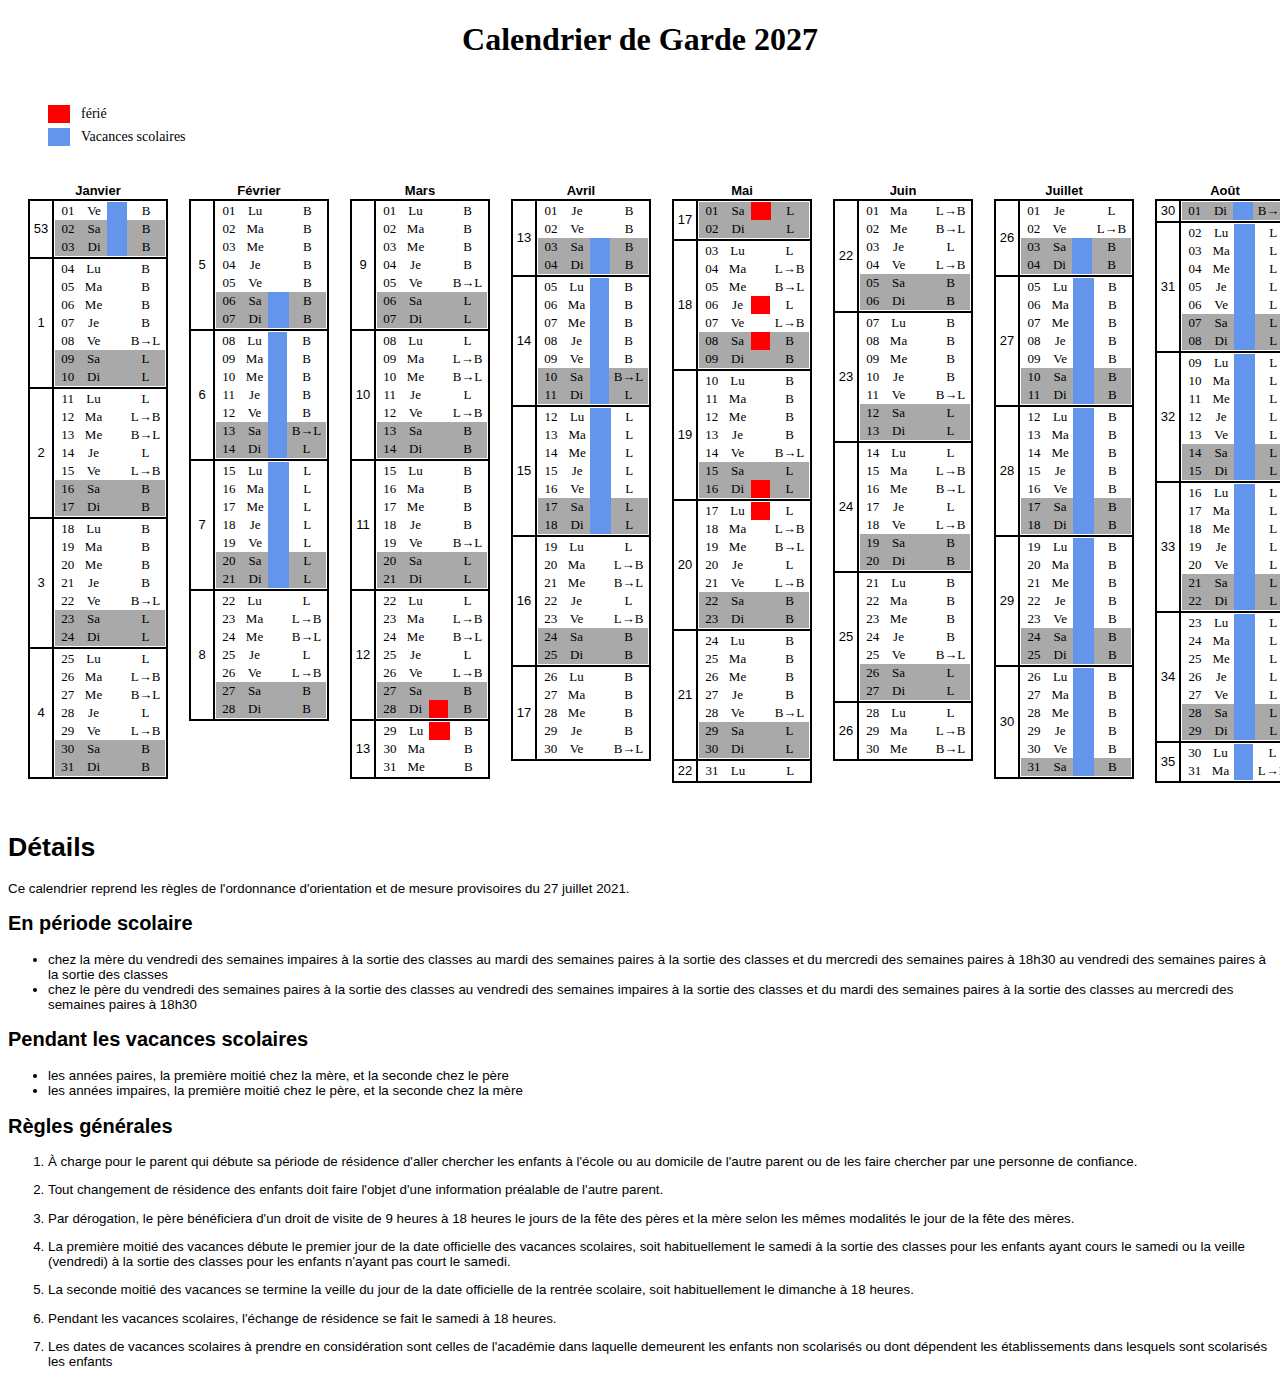
<file: docs/2027/calendar-2027.html>
<!DOCTYPE html>
<html lang="fr">
<head>
    <link rel="icon" type="image/png" href="favicon/favicon-32x32.png">
    <title>Calendrier de garde 2027</title>
    <style>
/* Debug */
/*
table, td {
    border: 1px solid black;
} */



/* Aligns rows in tr.year on the top */
tr.year {
    vertical-align: baseline;
}

/* Packs table rows and columns together for a neat rendering. */
table {
    border-collapse: collapse;
}


table.month {
    font-family: Arial, Helvetica, sans-serif;
    font-size: small;
    table-layout: auto;
    width: 140px;
}

td.features {
    font-family: Menlo;
}

/* Margin between months (important: to take into account in table.month's width) */
td.month {
    padding-left: 20px;
}


/* -------------------------------------------------------------------------------- */
/*

Cell width
----------

table.month has a fixed with.

The following settings set the width for the different month table components
as follows:

- the week id columns is x % of the row width,
- all the features combined what's left,
- the day number and day name are the set to a precise width so that it stays
  consistent irrespectively of the cell content (minimum width can vary has
  the font can be non-fixed width).
- colored (empty) cells are 15 px,
- other features width is auto.

*/


table.features {
    width: 100%;
}

td.daycust {
    width: 38px;
}

td.weekid {
    width: 20px;
}

td.daynum, td.dayname {
    width: 25px;
}

td.coloredcell {
    width: 20px;
}




/* -------------------------------------------------------------------------------- */
/* Borders */

tr.week {
    border: 2px solid black;
}

td.weekid {
    border-right: 2px solid black;
}

/* -------------------------------------------------------------------------------- */
/* Text alignment */

h1.title {
    text-align: center;
}

td.daynum, td.dayname, td.daycust {
    text-align: center;
}

td.weekid {
    text-align: center;
}

/* -------------------------------------------------------------------------------- */
/* Background colors */

tr.weekend {
    background-color: #A9A9A9;
}

td.férié {
    background-color: #FF0000;
}

td.vacancesscolaires {
    background-color: #6495ED;
}

td.courses {
    background-color: orange;
}



/* -------------------------------------------------------------------------------- */
/* Legend */

div#legend {
    padding-top: 20px;
    padding-bottom: 30px;
}

table.legend {
    padding-left: 30px;
    border-collapse: separate;
    border-spacing: 10px 5px;
    font-family: Menlo;
    font-size: 0.875em;
  }

/* -------------------------------------------------------------------------------- */
/* Comments */

div#comments {
    font-family: Arial, Helvetica, sans-serif;
    font-size:smaller;
    padding-top: 30px
}
</style>
</head>
<body>
    <div id="content">    <h1 class="title">Calendrier de Garde 2027</h1>
    <div id="legend">
        <table class="legend">
  <tr>
    <td class="coloredcell férié"></td>
    <td>férié</td>
  </tr>
  <tr>
    <td class="coloredcell vacancesscolaires"></td>
    <td>Vacances scolaires</td>
  </tr>
</table>
    </div>
    <div id="calendar">
        <!DOCTYPE html>
<html lang="fr">
<head>
    <link rel="icon" type="image/png" href="favicon/favicon-32x32.png">
    <title></title>
    <style>
/* Debug */
/*
table, td {
    border: 1px solid black;
} */



/* Aligns rows in tr.year on the top */
tr.year {
    vertical-align: baseline;
}

/* Packs table rows and columns together for a neat rendering. */
table {
    border-collapse: collapse;
}


table.month {
    font-family: Arial, Helvetica, sans-serif;
    font-size: small;
    table-layout: auto;
    width: 140px;
}

td.features {
    font-family: Menlo;
}

/* Margin between months (important: to take into account in table.month's width) */
td.month {
    padding-left: 20px;
}


/* -------------------------------------------------------------------------------- */
/*

Cell width
----------

table.month has a fixed with.

The following settings set the width for the different month table components
as follows:

- the week id columns is x % of the row width,
- all the features combined what's left,
- the day number and day name are the set to a precise width so that it stays
  consistent irrespectively of the cell content (minimum width can vary has
  the font can be non-fixed width).
- colored (empty) cells are 15 px,
- other features width is auto.

*/


table.features {
    width: 100%;
}

td.daycust {
    width: 38px;
}

td.weekid {
    width: 20px;
}

td.daynum, td.dayname {
    width: 25px;
}

td.coloredcell {
    width: 20px;
}




/* -------------------------------------------------------------------------------- */
/* Borders */

tr.week {
    border: 2px solid black;
}

td.weekid {
    border-right: 2px solid black;
}

/* -------------------------------------------------------------------------------- */
/* Text alignment */

h1.title {
    text-align: center;
}

td.daynum, td.dayname, td.daycust {
    text-align: center;
}

td.weekid {
    text-align: center;
}

/* -------------------------------------------------------------------------------- */
/* Background colors */

tr.weekend {
    background-color: #A9A9A9;
}

td.férié {
    background-color: #FF0000;
}

td.vacancesscolaires {
    background-color: #6495ED;
}

td.courses {
    background-color: orange;
}



/* -------------------------------------------------------------------------------- */
/* Legend */

div#legend {
    padding-top: 20px;
    padding-bottom: 30px;
}

table.legend {
    padding-left: 30px;
    border-collapse: separate;
    border-spacing: 10px 5px;
    font-family: Menlo;
    font-size: 0.875em;
  }

/* -------------------------------------------------------------------------------- */
/* Comments */

div#comments {
    font-family: Arial, Helvetica, sans-serif;
    font-size:smaller;
    padding-top: 30px
}
</style>
</head>
<body>
    <div id="content">
<table class="master_calendar">
<tr class="year">
  <td class="month">
  <table class="month">
 <thead>
  <tr class="month_name">
   <th colspan="2">
    Janvier
   </th>
  </tr>
 </thead>
 <tbody>
  <tr class="week">
   <td class="weekid">
    53
   </td>
   <td class="features">
    <table class="features">
     <tr class="weekday ve">
      <td class="daynum">
       01
      </td>
      <td class="dayname">
       Ve
      </td>
      <td class="coloredcell vacancesscolaires férié">
      </td>
      <td class="daycust">
       B
      </td>
     </tr>
     <tr class="weekend sa">
      <td class="daynum">
       02
      </td>
      <td class="dayname">
       Sa
      </td>
      <td class="coloredcell vacancesscolaires">
      </td>
      <td class="daycust">
       B
      </td>
     </tr>
     <tr class="weekend di">
      <td class="daynum">
       03
      </td>
      <td class="dayname">
       Di
      </td>
      <td class="coloredcell vacancesscolaires">
      </td>
      <td class="daycust">
       B
      </td>
     </tr>
    </table>
   </td>
  </tr>
  <tr class="week">
   <td class="weekid">
    1
   </td>
   <td class="features">
    <table class="features">
     <tr class="weekday lu">
      <td class="daynum">
       04
      </td>
      <td class="dayname">
       Lu
      </td>
      <td class="coloredcell">
      </td>
      <td class="daycust">
       B
      </td>
     </tr>
     <tr class="weekday ma">
      <td class="daynum">
       05
      </td>
      <td class="dayname">
       Ma
      </td>
      <td class="coloredcell">
      </td>
      <td class="daycust">
       B
      </td>
     </tr>
     <tr class="weekday me">
      <td class="daynum">
       06
      </td>
      <td class="dayname">
       Me
      </td>
      <td class="coloredcell">
      </td>
      <td class="daycust">
       B
      </td>
     </tr>
     <tr class="weekday je">
      <td class="daynum">
       07
      </td>
      <td class="dayname">
       Je
      </td>
      <td class="coloredcell">
      </td>
      <td class="daycust">
       B
      </td>
     </tr>
     <tr class="weekday ve">
      <td class="daynum">
       08
      </td>
      <td class="dayname">
       Ve
      </td>
      <td class="coloredcell">
      </td>
      <td class="daycust">
       B→L
      </td>
     </tr>
     <tr class="weekend sa">
      <td class="daynum">
       09
      </td>
      <td class="dayname">
       Sa
      </td>
      <td class="coloredcell">
      </td>
      <td class="daycust">
       L
      </td>
     </tr>
     <tr class="weekend di">
      <td class="daynum">
       10
      </td>
      <td class="dayname">
       Di
      </td>
      <td class="coloredcell">
      </td>
      <td class="daycust">
       L
      </td>
     </tr>
    </table>
   </td>
  </tr>
  <tr class="week">
   <td class="weekid">
    2
   </td>
   <td class="features">
    <table class="features">
     <tr class="weekday lu">
      <td class="daynum">
       11
      </td>
      <td class="dayname">
       Lu
      </td>
      <td class="coloredcell">
      </td>
      <td class="daycust">
       L
      </td>
     </tr>
     <tr class="weekday ma">
      <td class="daynum">
       12
      </td>
      <td class="dayname">
       Ma
      </td>
      <td class="coloredcell">
      </td>
      <td class="daycust">
       L→B
      </td>
     </tr>
     <tr class="weekday me">
      <td class="daynum">
       13
      </td>
      <td class="dayname">
       Me
      </td>
      <td class="coloredcell">
      </td>
      <td class="daycust">
       B→L
      </td>
     </tr>
     <tr class="weekday je">
      <td class="daynum">
       14
      </td>
      <td class="dayname">
       Je
      </td>
      <td class="coloredcell">
      </td>
      <td class="daycust">
       L
      </td>
     </tr>
     <tr class="weekday ve">
      <td class="daynum">
       15
      </td>
      <td class="dayname">
       Ve
      </td>
      <td class="coloredcell">
      </td>
      <td class="daycust">
       L→B
      </td>
     </tr>
     <tr class="weekend sa">
      <td class="daynum">
       16
      </td>
      <td class="dayname">
       Sa
      </td>
      <td class="coloredcell">
      </td>
      <td class="daycust">
       B
      </td>
     </tr>
     <tr class="weekend di">
      <td class="daynum">
       17
      </td>
      <td class="dayname">
       Di
      </td>
      <td class="coloredcell">
      </td>
      <td class="daycust">
       B
      </td>
     </tr>
    </table>
   </td>
  </tr>
  <tr class="week">
   <td class="weekid">
    3
   </td>
   <td class="features">
    <table class="features">
     <tr class="weekday lu">
      <td class="daynum">
       18
      </td>
      <td class="dayname">
       Lu
      </td>
      <td class="coloredcell">
      </td>
      <td class="daycust">
       B
      </td>
     </tr>
     <tr class="weekday ma">
      <td class="daynum">
       19
      </td>
      <td class="dayname">
       Ma
      </td>
      <td class="coloredcell">
      </td>
      <td class="daycust">
       B
      </td>
     </tr>
     <tr class="weekday me">
      <td class="daynum">
       20
      </td>
      <td class="dayname">
       Me
      </td>
      <td class="coloredcell">
      </td>
      <td class="daycust">
       B
      </td>
     </tr>
     <tr class="weekday je">
      <td class="daynum">
       21
      </td>
      <td class="dayname">
       Je
      </td>
      <td class="coloredcell">
      </td>
      <td class="daycust">
       B
      </td>
     </tr>
     <tr class="weekday ve">
      <td class="daynum">
       22
      </td>
      <td class="dayname">
       Ve
      </td>
      <td class="coloredcell">
      </td>
      <td class="daycust">
       B→L
      </td>
     </tr>
     <tr class="weekend sa">
      <td class="daynum">
       23
      </td>
      <td class="dayname">
       Sa
      </td>
      <td class="coloredcell">
      </td>
      <td class="daycust">
       L
      </td>
     </tr>
     <tr class="weekend di">
      <td class="daynum">
       24
      </td>
      <td class="dayname">
       Di
      </td>
      <td class="coloredcell">
      </td>
      <td class="daycust">
       L
      </td>
     </tr>
    </table>
   </td>
  </tr>
  <tr class="week">
   <td class="weekid">
    4
   </td>
   <td class="features">
    <table class="features">
     <tr class="weekday lu">
      <td class="daynum">
       25
      </td>
      <td class="dayname">
       Lu
      </td>
      <td class="coloredcell">
      </td>
      <td class="daycust">
       L
      </td>
     </tr>
     <tr class="weekday ma">
      <td class="daynum">
       26
      </td>
      <td class="dayname">
       Ma
      </td>
      <td class="coloredcell">
      </td>
      <td class="daycust">
       L→B
      </td>
     </tr>
     <tr class="weekday me">
      <td class="daynum">
       27
      </td>
      <td class="dayname">
       Me
      </td>
      <td class="coloredcell">
      </td>
      <td class="daycust">
       B→L
      </td>
     </tr>
     <tr class="weekday je">
      <td class="daynum">
       28
      </td>
      <td class="dayname">
       Je
      </td>
      <td class="coloredcell">
      </td>
      <td class="daycust">
       L
      </td>
     </tr>
     <tr class="weekday ve">
      <td class="daynum">
       29
      </td>
      <td class="dayname">
       Ve
      </td>
      <td class="coloredcell">
      </td>
      <td class="daycust">
       L→B
      </td>
     </tr>
     <tr class="weekend sa">
      <td class="daynum">
       30
      </td>
      <td class="dayname">
       Sa
      </td>
      <td class="coloredcell">
      </td>
      <td class="daycust">
       B
      </td>
     </tr>
     <tr class="weekend di">
      <td class="daynum">
       31
      </td>
      <td class="dayname">
       Di
      </td>
      <td class="coloredcell">
      </td>
      <td class="daycust">
       B
      </td>
     </tr>
    </table>
   </td>
  </tr>
 </tbody>
</table>

  </td>
  <td class="month">
  <table class="month">
 <thead>
  <tr class="month_name">
   <th colspan="2">
    Février
   </th>
  </tr>
 </thead>
 <tbody>
  <tr class="week">
   <td class="weekid">
    5
   </td>
   <td class="features">
    <table class="features">
     <tr class="weekday lu">
      <td class="daynum">
       01
      </td>
      <td class="dayname">
       Lu
      </td>
      <td class="coloredcell">
      </td>
      <td class="daycust">
       B
      </td>
     </tr>
     <tr class="weekday ma">
      <td class="daynum">
       02
      </td>
      <td class="dayname">
       Ma
      </td>
      <td class="coloredcell">
      </td>
      <td class="daycust">
       B
      </td>
     </tr>
     <tr class="weekday me">
      <td class="daynum">
       03
      </td>
      <td class="dayname">
       Me
      </td>
      <td class="coloredcell">
      </td>
      <td class="daycust">
       B
      </td>
     </tr>
     <tr class="weekday je">
      <td class="daynum">
       04
      </td>
      <td class="dayname">
       Je
      </td>
      <td class="coloredcell">
      </td>
      <td class="daycust">
       B
      </td>
     </tr>
     <tr class="weekday ve">
      <td class="daynum">
       05
      </td>
      <td class="dayname">
       Ve
      </td>
      <td class="coloredcell">
      </td>
      <td class="daycust">
       B
      </td>
     </tr>
     <tr class="weekend sa">
      <td class="daynum">
       06
      </td>
      <td class="dayname">
       Sa
      </td>
      <td class="coloredcell vacancesscolaires">
      </td>
      <td class="daycust">
       B
      </td>
     </tr>
     <tr class="weekend di">
      <td class="daynum">
       07
      </td>
      <td class="dayname">
       Di
      </td>
      <td class="coloredcell vacancesscolaires">
      </td>
      <td class="daycust">
       B
      </td>
     </tr>
    </table>
   </td>
  </tr>
  <tr class="week">
   <td class="weekid">
    6
   </td>
   <td class="features">
    <table class="features">
     <tr class="weekday lu">
      <td class="daynum">
       08
      </td>
      <td class="dayname">
       Lu
      </td>
      <td class="coloredcell vacancesscolaires">
      </td>
      <td class="daycust">
       B
      </td>
     </tr>
     <tr class="weekday ma">
      <td class="daynum">
       09
      </td>
      <td class="dayname">
       Ma
      </td>
      <td class="coloredcell vacancesscolaires">
      </td>
      <td class="daycust">
       B
      </td>
     </tr>
     <tr class="weekday me">
      <td class="daynum">
       10
      </td>
      <td class="dayname">
       Me
      </td>
      <td class="coloredcell vacancesscolaires">
      </td>
      <td class="daycust">
       B
      </td>
     </tr>
     <tr class="weekday je">
      <td class="daynum">
       11
      </td>
      <td class="dayname">
       Je
      </td>
      <td class="coloredcell vacancesscolaires">
      </td>
      <td class="daycust">
       B
      </td>
     </tr>
     <tr class="weekday ve">
      <td class="daynum">
       12
      </td>
      <td class="dayname">
       Ve
      </td>
      <td class="coloredcell vacancesscolaires">
      </td>
      <td class="daycust">
       B
      </td>
     </tr>
     <tr class="weekend sa">
      <td class="daynum">
       13
      </td>
      <td class="dayname">
       Sa
      </td>
      <td class="coloredcell vacancesscolaires">
      </td>
      <td class="daycust">
       B→L
      </td>
     </tr>
     <tr class="weekend di">
      <td class="daynum">
       14
      </td>
      <td class="dayname">
       Di
      </td>
      <td class="coloredcell vacancesscolaires">
      </td>
      <td class="daycust">
       L
      </td>
     </tr>
    </table>
   </td>
  </tr>
  <tr class="week">
   <td class="weekid">
    7
   </td>
   <td class="features">
    <table class="features">
     <tr class="weekday lu">
      <td class="daynum">
       15
      </td>
      <td class="dayname">
       Lu
      </td>
      <td class="coloredcell vacancesscolaires">
      </td>
      <td class="daycust">
       L
      </td>
     </tr>
     <tr class="weekday ma">
      <td class="daynum">
       16
      </td>
      <td class="dayname">
       Ma
      </td>
      <td class="coloredcell vacancesscolaires">
      </td>
      <td class="daycust">
       L
      </td>
     </tr>
     <tr class="weekday me">
      <td class="daynum">
       17
      </td>
      <td class="dayname">
       Me
      </td>
      <td class="coloredcell vacancesscolaires">
      </td>
      <td class="daycust">
       L
      </td>
     </tr>
     <tr class="weekday je">
      <td class="daynum">
       18
      </td>
      <td class="dayname">
       Je
      </td>
      <td class="coloredcell vacancesscolaires">
      </td>
      <td class="daycust">
       L
      </td>
     </tr>
     <tr class="weekday ve">
      <td class="daynum">
       19
      </td>
      <td class="dayname">
       Ve
      </td>
      <td class="coloredcell vacancesscolaires">
      </td>
      <td class="daycust">
       L
      </td>
     </tr>
     <tr class="weekend sa">
      <td class="daynum">
       20
      </td>
      <td class="dayname">
       Sa
      </td>
      <td class="coloredcell vacancesscolaires">
      </td>
      <td class="daycust">
       L
      </td>
     </tr>
     <tr class="weekend di">
      <td class="daynum">
       21
      </td>
      <td class="dayname">
       Di
      </td>
      <td class="coloredcell vacancesscolaires">
      </td>
      <td class="daycust">
       L
      </td>
     </tr>
    </table>
   </td>
  </tr>
  <tr class="week">
   <td class="weekid">
    8
   </td>
   <td class="features">
    <table class="features">
     <tr class="weekday lu">
      <td class="daynum">
       22
      </td>
      <td class="dayname">
       Lu
      </td>
      <td class="coloredcell">
      </td>
      <td class="daycust">
       L
      </td>
     </tr>
     <tr class="weekday ma">
      <td class="daynum">
       23
      </td>
      <td class="dayname">
       Ma
      </td>
      <td class="coloredcell">
      </td>
      <td class="daycust">
       L→B
      </td>
     </tr>
     <tr class="weekday me">
      <td class="daynum">
       24
      </td>
      <td class="dayname">
       Me
      </td>
      <td class="coloredcell">
      </td>
      <td class="daycust">
       B→L
      </td>
     </tr>
     <tr class="weekday je">
      <td class="daynum">
       25
      </td>
      <td class="dayname">
       Je
      </td>
      <td class="coloredcell">
      </td>
      <td class="daycust">
       L
      </td>
     </tr>
     <tr class="weekday ve">
      <td class="daynum">
       26
      </td>
      <td class="dayname">
       Ve
      </td>
      <td class="coloredcell">
      </td>
      <td class="daycust">
       L→B
      </td>
     </tr>
     <tr class="weekend sa">
      <td class="daynum">
       27
      </td>
      <td class="dayname">
       Sa
      </td>
      <td class="coloredcell">
      </td>
      <td class="daycust">
       B
      </td>
     </tr>
     <tr class="weekend di">
      <td class="daynum">
       28
      </td>
      <td class="dayname">
       Di
      </td>
      <td class="coloredcell">
      </td>
      <td class="daycust">
       B
      </td>
     </tr>
    </table>
   </td>
  </tr>
 </tbody>
</table>

  </td>
  <td class="month">
  <table class="month">
 <thead>
  <tr class="month_name">
   <th colspan="2">
    Mars
   </th>
  </tr>
 </thead>
 <tbody>
  <tr class="week">
   <td class="weekid">
    9
   </td>
   <td class="features">
    <table class="features">
     <tr class="weekday lu">
      <td class="daynum">
       01
      </td>
      <td class="dayname">
       Lu
      </td>
      <td class="coloredcell">
      </td>
      <td class="daycust">
       B
      </td>
     </tr>
     <tr class="weekday ma">
      <td class="daynum">
       02
      </td>
      <td class="dayname">
       Ma
      </td>
      <td class="coloredcell">
      </td>
      <td class="daycust">
       B
      </td>
     </tr>
     <tr class="weekday me">
      <td class="daynum">
       03
      </td>
      <td class="dayname">
       Me
      </td>
      <td class="coloredcell">
      </td>
      <td class="daycust">
       B
      </td>
     </tr>
     <tr class="weekday je">
      <td class="daynum">
       04
      </td>
      <td class="dayname">
       Je
      </td>
      <td class="coloredcell">
      </td>
      <td class="daycust">
       B
      </td>
     </tr>
     <tr class="weekday ve">
      <td class="daynum">
       05
      </td>
      <td class="dayname">
       Ve
      </td>
      <td class="coloredcell">
      </td>
      <td class="daycust">
       B→L
      </td>
     </tr>
     <tr class="weekend sa">
      <td class="daynum">
       06
      </td>
      <td class="dayname">
       Sa
      </td>
      <td class="coloredcell">
      </td>
      <td class="daycust">
       L
      </td>
     </tr>
     <tr class="weekend di">
      <td class="daynum">
       07
      </td>
      <td class="dayname">
       Di
      </td>
      <td class="coloredcell">
      </td>
      <td class="daycust">
       L
      </td>
     </tr>
    </table>
   </td>
  </tr>
  <tr class="week">
   <td class="weekid">
    10
   </td>
   <td class="features">
    <table class="features">
     <tr class="weekday lu">
      <td class="daynum">
       08
      </td>
      <td class="dayname">
       Lu
      </td>
      <td class="coloredcell">
      </td>
      <td class="daycust">
       L
      </td>
     </tr>
     <tr class="weekday ma">
      <td class="daynum">
       09
      </td>
      <td class="dayname">
       Ma
      </td>
      <td class="coloredcell">
      </td>
      <td class="daycust">
       L→B
      </td>
     </tr>
     <tr class="weekday me">
      <td class="daynum">
       10
      </td>
      <td class="dayname">
       Me
      </td>
      <td class="coloredcell">
      </td>
      <td class="daycust">
       B→L
      </td>
     </tr>
     <tr class="weekday je">
      <td class="daynum">
       11
      </td>
      <td class="dayname">
       Je
      </td>
      <td class="coloredcell">
      </td>
      <td class="daycust">
       L
      </td>
     </tr>
     <tr class="weekday ve">
      <td class="daynum">
       12
      </td>
      <td class="dayname">
       Ve
      </td>
      <td class="coloredcell">
      </td>
      <td class="daycust">
       L→B
      </td>
     </tr>
     <tr class="weekend sa">
      <td class="daynum">
       13
      </td>
      <td class="dayname">
       Sa
      </td>
      <td class="coloredcell">
      </td>
      <td class="daycust">
       B
      </td>
     </tr>
     <tr class="weekend di">
      <td class="daynum">
       14
      </td>
      <td class="dayname">
       Di
      </td>
      <td class="coloredcell">
      </td>
      <td class="daycust">
       B
      </td>
     </tr>
    </table>
   </td>
  </tr>
  <tr class="week">
   <td class="weekid">
    11
   </td>
   <td class="features">
    <table class="features">
     <tr class="weekday lu">
      <td class="daynum">
       15
      </td>
      <td class="dayname">
       Lu
      </td>
      <td class="coloredcell">
      </td>
      <td class="daycust">
       B
      </td>
     </tr>
     <tr class="weekday ma">
      <td class="daynum">
       16
      </td>
      <td class="dayname">
       Ma
      </td>
      <td class="coloredcell">
      </td>
      <td class="daycust">
       B
      </td>
     </tr>
     <tr class="weekday me">
      <td class="daynum">
       17
      </td>
      <td class="dayname">
       Me
      </td>
      <td class="coloredcell">
      </td>
      <td class="daycust">
       B
      </td>
     </tr>
     <tr class="weekday je">
      <td class="daynum">
       18
      </td>
      <td class="dayname">
       Je
      </td>
      <td class="coloredcell">
      </td>
      <td class="daycust">
       B
      </td>
     </tr>
     <tr class="weekday ve">
      <td class="daynum">
       19
      </td>
      <td class="dayname">
       Ve
      </td>
      <td class="coloredcell">
      </td>
      <td class="daycust">
       B→L
      </td>
     </tr>
     <tr class="weekend sa">
      <td class="daynum">
       20
      </td>
      <td class="dayname">
       Sa
      </td>
      <td class="coloredcell">
      </td>
      <td class="daycust">
       L
      </td>
     </tr>
     <tr class="weekend di">
      <td class="daynum">
       21
      </td>
      <td class="dayname">
       Di
      </td>
      <td class="coloredcell">
      </td>
      <td class="daycust">
       L
      </td>
     </tr>
    </table>
   </td>
  </tr>
  <tr class="week">
   <td class="weekid">
    12
   </td>
   <td class="features">
    <table class="features">
     <tr class="weekday lu">
      <td class="daynum">
       22
      </td>
      <td class="dayname">
       Lu
      </td>
      <td class="coloredcell">
      </td>
      <td class="daycust">
       L
      </td>
     </tr>
     <tr class="weekday ma">
      <td class="daynum">
       23
      </td>
      <td class="dayname">
       Ma
      </td>
      <td class="coloredcell">
      </td>
      <td class="daycust">
       L→B
      </td>
     </tr>
     <tr class="weekday me">
      <td class="daynum">
       24
      </td>
      <td class="dayname">
       Me
      </td>
      <td class="coloredcell">
      </td>
      <td class="daycust">
       B→L
      </td>
     </tr>
     <tr class="weekday je">
      <td class="daynum">
       25
      </td>
      <td class="dayname">
       Je
      </td>
      <td class="coloredcell">
      </td>
      <td class="daycust">
       L
      </td>
     </tr>
     <tr class="weekday ve">
      <td class="daynum">
       26
      </td>
      <td class="dayname">
       Ve
      </td>
      <td class="coloredcell">
      </td>
      <td class="daycust">
       L→B
      </td>
     </tr>
     <tr class="weekend sa">
      <td class="daynum">
       27
      </td>
      <td class="dayname">
       Sa
      </td>
      <td class="coloredcell">
      </td>
      <td class="daycust">
       B
      </td>
     </tr>
     <tr class="weekend di">
      <td class="daynum">
       28
      </td>
      <td class="dayname">
       Di
      </td>
      <td class="coloredcell férié">
      </td>
      <td class="daycust">
       B
      </td>
     </tr>
    </table>
   </td>
  </tr>
  <tr class="week">
   <td class="weekid">
    13
   </td>
   <td class="features">
    <table class="features">
     <tr class="weekday lu">
      <td class="daynum">
       29
      </td>
      <td class="dayname">
       Lu
      </td>
      <td class="coloredcell férié">
      </td>
      <td class="daycust">
       B
      </td>
     </tr>
     <tr class="weekday ma">
      <td class="daynum">
       30
      </td>
      <td class="dayname">
       Ma
      </td>
      <td class="coloredcell">
      </td>
      <td class="daycust">
       B
      </td>
     </tr>
     <tr class="weekday me">
      <td class="daynum">
       31
      </td>
      <td class="dayname">
       Me
      </td>
      <td class="coloredcell">
      </td>
      <td class="daycust">
       B
      </td>
     </tr>
    </table>
   </td>
  </tr>
 </tbody>
</table>

  </td>
  <td class="month">
  <table class="month">
 <thead>
  <tr class="month_name">
   <th colspan="2">
    Avril
   </th>
  </tr>
 </thead>
 <tbody>
  <tr class="week">
   <td class="weekid">
    13
   </td>
   <td class="features">
    <table class="features">
     <tr class="weekday je">
      <td class="daynum">
       01
      </td>
      <td class="dayname">
       Je
      </td>
      <td class="coloredcell">
      </td>
      <td class="daycust">
       B
      </td>
     </tr>
     <tr class="weekday ve">
      <td class="daynum">
       02
      </td>
      <td class="dayname">
       Ve
      </td>
      <td class="coloredcell">
      </td>
      <td class="daycust">
       B
      </td>
     </tr>
     <tr class="weekend sa">
      <td class="daynum">
       03
      </td>
      <td class="dayname">
       Sa
      </td>
      <td class="coloredcell vacancesscolaires">
      </td>
      <td class="daycust">
       B
      </td>
     </tr>
     <tr class="weekend di">
      <td class="daynum">
       04
      </td>
      <td class="dayname">
       Di
      </td>
      <td class="coloredcell vacancesscolaires">
      </td>
      <td class="daycust">
       B
      </td>
     </tr>
    </table>
   </td>
  </tr>
  <tr class="week">
   <td class="weekid">
    14
   </td>
   <td class="features">
    <table class="features">
     <tr class="weekday lu">
      <td class="daynum">
       05
      </td>
      <td class="dayname">
       Lu
      </td>
      <td class="coloredcell vacancesscolaires">
      </td>
      <td class="daycust">
       B
      </td>
     </tr>
     <tr class="weekday ma">
      <td class="daynum">
       06
      </td>
      <td class="dayname">
       Ma
      </td>
      <td class="coloredcell vacancesscolaires">
      </td>
      <td class="daycust">
       B
      </td>
     </tr>
     <tr class="weekday me">
      <td class="daynum">
       07
      </td>
      <td class="dayname">
       Me
      </td>
      <td class="coloredcell vacancesscolaires">
      </td>
      <td class="daycust">
       B
      </td>
     </tr>
     <tr class="weekday je">
      <td class="daynum">
       08
      </td>
      <td class="dayname">
       Je
      </td>
      <td class="coloredcell vacancesscolaires">
      </td>
      <td class="daycust">
       B
      </td>
     </tr>
     <tr class="weekday ve">
      <td class="daynum">
       09
      </td>
      <td class="dayname">
       Ve
      </td>
      <td class="coloredcell vacancesscolaires">
      </td>
      <td class="daycust">
       B
      </td>
     </tr>
     <tr class="weekend sa">
      <td class="daynum">
       10
      </td>
      <td class="dayname">
       Sa
      </td>
      <td class="coloredcell vacancesscolaires">
      </td>
      <td class="daycust">
       B→L
      </td>
     </tr>
     <tr class="weekend di">
      <td class="daynum">
       11
      </td>
      <td class="dayname">
       Di
      </td>
      <td class="coloredcell vacancesscolaires">
      </td>
      <td class="daycust">
       L
      </td>
     </tr>
    </table>
   </td>
  </tr>
  <tr class="week">
   <td class="weekid">
    15
   </td>
   <td class="features">
    <table class="features">
     <tr class="weekday lu">
      <td class="daynum">
       12
      </td>
      <td class="dayname">
       Lu
      </td>
      <td class="coloredcell vacancesscolaires">
      </td>
      <td class="daycust">
       L
      </td>
     </tr>
     <tr class="weekday ma">
      <td class="daynum">
       13
      </td>
      <td class="dayname">
       Ma
      </td>
      <td class="coloredcell vacancesscolaires">
      </td>
      <td class="daycust">
       L
      </td>
     </tr>
     <tr class="weekday me">
      <td class="daynum">
       14
      </td>
      <td class="dayname">
       Me
      </td>
      <td class="coloredcell vacancesscolaires">
      </td>
      <td class="daycust">
       L
      </td>
     </tr>
     <tr class="weekday je">
      <td class="daynum">
       15
      </td>
      <td class="dayname">
       Je
      </td>
      <td class="coloredcell vacancesscolaires">
      </td>
      <td class="daycust">
       L
      </td>
     </tr>
     <tr class="weekday ve">
      <td class="daynum">
       16
      </td>
      <td class="dayname">
       Ve
      </td>
      <td class="coloredcell vacancesscolaires">
      </td>
      <td class="daycust">
       L
      </td>
     </tr>
     <tr class="weekend sa">
      <td class="daynum">
       17
      </td>
      <td class="dayname">
       Sa
      </td>
      <td class="coloredcell vacancesscolaires">
      </td>
      <td class="daycust">
       L
      </td>
     </tr>
     <tr class="weekend di">
      <td class="daynum">
       18
      </td>
      <td class="dayname">
       Di
      </td>
      <td class="coloredcell vacancesscolaires">
      </td>
      <td class="daycust">
       L
      </td>
     </tr>
    </table>
   </td>
  </tr>
  <tr class="week">
   <td class="weekid">
    16
   </td>
   <td class="features">
    <table class="features">
     <tr class="weekday lu">
      <td class="daynum">
       19
      </td>
      <td class="dayname">
       Lu
      </td>
      <td class="coloredcell">
      </td>
      <td class="daycust">
       L
      </td>
     </tr>
     <tr class="weekday ma">
      <td class="daynum">
       20
      </td>
      <td class="dayname">
       Ma
      </td>
      <td class="coloredcell">
      </td>
      <td class="daycust">
       L→B
      </td>
     </tr>
     <tr class="weekday me">
      <td class="daynum">
       21
      </td>
      <td class="dayname">
       Me
      </td>
      <td class="coloredcell">
      </td>
      <td class="daycust">
       B→L
      </td>
     </tr>
     <tr class="weekday je">
      <td class="daynum">
       22
      </td>
      <td class="dayname">
       Je
      </td>
      <td class="coloredcell">
      </td>
      <td class="daycust">
       L
      </td>
     </tr>
     <tr class="weekday ve">
      <td class="daynum">
       23
      </td>
      <td class="dayname">
       Ve
      </td>
      <td class="coloredcell">
      </td>
      <td class="daycust">
       L→B
      </td>
     </tr>
     <tr class="weekend sa">
      <td class="daynum">
       24
      </td>
      <td class="dayname">
       Sa
      </td>
      <td class="coloredcell">
      </td>
      <td class="daycust">
       B
      </td>
     </tr>
     <tr class="weekend di">
      <td class="daynum">
       25
      </td>
      <td class="dayname">
       Di
      </td>
      <td class="coloredcell">
      </td>
      <td class="daycust">
       B
      </td>
     </tr>
    </table>
   </td>
  </tr>
  <tr class="week">
   <td class="weekid">
    17
   </td>
   <td class="features">
    <table class="features">
     <tr class="weekday lu">
      <td class="daynum">
       26
      </td>
      <td class="dayname">
       Lu
      </td>
      <td class="coloredcell">
      </td>
      <td class="daycust">
       B
      </td>
     </tr>
     <tr class="weekday ma">
      <td class="daynum">
       27
      </td>
      <td class="dayname">
       Ma
      </td>
      <td class="coloredcell">
      </td>
      <td class="daycust">
       B
      </td>
     </tr>
     <tr class="weekday me">
      <td class="daynum">
       28
      </td>
      <td class="dayname">
       Me
      </td>
      <td class="coloredcell">
      </td>
      <td class="daycust">
       B
      </td>
     </tr>
     <tr class="weekday je">
      <td class="daynum">
       29
      </td>
      <td class="dayname">
       Je
      </td>
      <td class="coloredcell">
      </td>
      <td class="daycust">
       B
      </td>
     </tr>
     <tr class="weekday ve">
      <td class="daynum">
       30
      </td>
      <td class="dayname">
       Ve
      </td>
      <td class="coloredcell">
      </td>
      <td class="daycust">
       B→L
      </td>
     </tr>
    </table>
   </td>
  </tr>
 </tbody>
</table>

  </td>
  <td class="month">
  <table class="month">
 <thead>
  <tr class="month_name">
   <th colspan="2">
    Mai
   </th>
  </tr>
 </thead>
 <tbody>
  <tr class="week">
   <td class="weekid">
    17
   </td>
   <td class="features">
    <table class="features">
     <tr class="weekend sa">
      <td class="daynum">
       01
      </td>
      <td class="dayname">
       Sa
      </td>
      <td class="coloredcell férié">
      </td>
      <td class="daycust">
       L
      </td>
     </tr>
     <tr class="weekend di">
      <td class="daynum">
       02
      </td>
      <td class="dayname">
       Di
      </td>
      <td class="coloredcell">
      </td>
      <td class="daycust">
       L
      </td>
     </tr>
    </table>
   </td>
  </tr>
  <tr class="week">
   <td class="weekid">
    18
   </td>
   <td class="features">
    <table class="features">
     <tr class="weekday lu">
      <td class="daynum">
       03
      </td>
      <td class="dayname">
       Lu
      </td>
      <td class="coloredcell">
      </td>
      <td class="daycust">
       L
      </td>
     </tr>
     <tr class="weekday ma">
      <td class="daynum">
       04
      </td>
      <td class="dayname">
       Ma
      </td>
      <td class="coloredcell">
      </td>
      <td class="daycust">
       L→B
      </td>
     </tr>
     <tr class="weekday me">
      <td class="daynum">
       05
      </td>
      <td class="dayname">
       Me
      </td>
      <td class="coloredcell">
      </td>
      <td class="daycust">
       B→L
      </td>
     </tr>
     <tr class="weekday je">
      <td class="daynum">
       06
      </td>
      <td class="dayname">
       Je
      </td>
      <td class="coloredcell férié">
      </td>
      <td class="daycust">
       L
      </td>
     </tr>
     <tr class="weekday ve">
      <td class="daynum">
       07
      </td>
      <td class="dayname">
       Ve
      </td>
      <td class="coloredcell">
      </td>
      <td class="daycust">
       L→B
      </td>
     </tr>
     <tr class="weekend sa">
      <td class="daynum">
       08
      </td>
      <td class="dayname">
       Sa
      </td>
      <td class="coloredcell férié">
      </td>
      <td class="daycust">
       B
      </td>
     </tr>
     <tr class="weekend di">
      <td class="daynum">
       09
      </td>
      <td class="dayname">
       Di
      </td>
      <td class="coloredcell">
      </td>
      <td class="daycust">
       B
      </td>
     </tr>
    </table>
   </td>
  </tr>
  <tr class="week">
   <td class="weekid">
    19
   </td>
   <td class="features">
    <table class="features">
     <tr class="weekday lu">
      <td class="daynum">
       10
      </td>
      <td class="dayname">
       Lu
      </td>
      <td class="coloredcell">
      </td>
      <td class="daycust">
       B
      </td>
     </tr>
     <tr class="weekday ma">
      <td class="daynum">
       11
      </td>
      <td class="dayname">
       Ma
      </td>
      <td class="coloredcell">
      </td>
      <td class="daycust">
       B
      </td>
     </tr>
     <tr class="weekday me">
      <td class="daynum">
       12
      </td>
      <td class="dayname">
       Me
      </td>
      <td class="coloredcell">
      </td>
      <td class="daycust">
       B
      </td>
     </tr>
     <tr class="weekday je">
      <td class="daynum">
       13
      </td>
      <td class="dayname">
       Je
      </td>
      <td class="coloredcell">
      </td>
      <td class="daycust">
       B
      </td>
     </tr>
     <tr class="weekday ve">
      <td class="daynum">
       14
      </td>
      <td class="dayname">
       Ve
      </td>
      <td class="coloredcell">
      </td>
      <td class="daycust">
       B→L
      </td>
     </tr>
     <tr class="weekend sa">
      <td class="daynum">
       15
      </td>
      <td class="dayname">
       Sa
      </td>
      <td class="coloredcell">
      </td>
      <td class="daycust">
       L
      </td>
     </tr>
     <tr class="weekend di">
      <td class="daynum">
       16
      </td>
      <td class="dayname">
       Di
      </td>
      <td class="coloredcell férié">
      </td>
      <td class="daycust">
       L
      </td>
     </tr>
    </table>
   </td>
  </tr>
  <tr class="week">
   <td class="weekid">
    20
   </td>
   <td class="features">
    <table class="features">
     <tr class="weekday lu">
      <td class="daynum">
       17
      </td>
      <td class="dayname">
       Lu
      </td>
      <td class="coloredcell férié">
      </td>
      <td class="daycust">
       L
      </td>
     </tr>
     <tr class="weekday ma">
      <td class="daynum">
       18
      </td>
      <td class="dayname">
       Ma
      </td>
      <td class="coloredcell">
      </td>
      <td class="daycust">
       L→B
      </td>
     </tr>
     <tr class="weekday me">
      <td class="daynum">
       19
      </td>
      <td class="dayname">
       Me
      </td>
      <td class="coloredcell">
      </td>
      <td class="daycust">
       B→L
      </td>
     </tr>
     <tr class="weekday je">
      <td class="daynum">
       20
      </td>
      <td class="dayname">
       Je
      </td>
      <td class="coloredcell">
      </td>
      <td class="daycust">
       L
      </td>
     </tr>
     <tr class="weekday ve">
      <td class="daynum">
       21
      </td>
      <td class="dayname">
       Ve
      </td>
      <td class="coloredcell">
      </td>
      <td class="daycust">
       L→B
      </td>
     </tr>
     <tr class="weekend sa">
      <td class="daynum">
       22
      </td>
      <td class="dayname">
       Sa
      </td>
      <td class="coloredcell">
      </td>
      <td class="daycust">
       B
      </td>
     </tr>
     <tr class="weekend di">
      <td class="daynum">
       23
      </td>
      <td class="dayname">
       Di
      </td>
      <td class="coloredcell">
      </td>
      <td class="daycust">
       B
      </td>
     </tr>
    </table>
   </td>
  </tr>
  <tr class="week">
   <td class="weekid">
    21
   </td>
   <td class="features">
    <table class="features">
     <tr class="weekday lu">
      <td class="daynum">
       24
      </td>
      <td class="dayname">
       Lu
      </td>
      <td class="coloredcell">
      </td>
      <td class="daycust">
       B
      </td>
     </tr>
     <tr class="weekday ma">
      <td class="daynum">
       25
      </td>
      <td class="dayname">
       Ma
      </td>
      <td class="coloredcell">
      </td>
      <td class="daycust">
       B
      </td>
     </tr>
     <tr class="weekday me">
      <td class="daynum">
       26
      </td>
      <td class="dayname">
       Me
      </td>
      <td class="coloredcell">
      </td>
      <td class="daycust">
       B
      </td>
     </tr>
     <tr class="weekday je">
      <td class="daynum">
       27
      </td>
      <td class="dayname">
       Je
      </td>
      <td class="coloredcell">
      </td>
      <td class="daycust">
       B
      </td>
     </tr>
     <tr class="weekday ve">
      <td class="daynum">
       28
      </td>
      <td class="dayname">
       Ve
      </td>
      <td class="coloredcell">
      </td>
      <td class="daycust">
       B→L
      </td>
     </tr>
     <tr class="weekend sa">
      <td class="daynum">
       29
      </td>
      <td class="dayname">
       Sa
      </td>
      <td class="coloredcell">
      </td>
      <td class="daycust">
       L
      </td>
     </tr>
     <tr class="weekend di">
      <td class="daynum">
       30
      </td>
      <td class="dayname">
       Di
      </td>
      <td class="coloredcell">
      </td>
      <td class="daycust">
       L
      </td>
     </tr>
    </table>
   </td>
  </tr>
  <tr class="week">
   <td class="weekid">
    22
   </td>
   <td class="features">
    <table class="features">
     <tr class="weekday lu">
      <td class="daynum">
       31
      </td>
      <td class="dayname">
       Lu
      </td>
      <td class="coloredcell">
      </td>
      <td class="daycust">
       L
      </td>
     </tr>
    </table>
   </td>
  </tr>
 </tbody>
</table>

  </td>
  <td class="month">
  <table class="month">
 <thead>
  <tr class="month_name">
   <th colspan="2">
    Juin
   </th>
  </tr>
 </thead>
 <tbody>
  <tr class="week">
   <td class="weekid">
    22
   </td>
   <td class="features">
    <table class="features">
     <tr class="weekday ma">
      <td class="daynum">
       01
      </td>
      <td class="dayname">
       Ma
      </td>
      <td class="coloredcell">
      </td>
      <td class="daycust">
       L→B
      </td>
     </tr>
     <tr class="weekday me">
      <td class="daynum">
       02
      </td>
      <td class="dayname">
       Me
      </td>
      <td class="coloredcell">
      </td>
      <td class="daycust">
       B→L
      </td>
     </tr>
     <tr class="weekday je">
      <td class="daynum">
       03
      </td>
      <td class="dayname">
       Je
      </td>
      <td class="coloredcell">
      </td>
      <td class="daycust">
       L
      </td>
     </tr>
     <tr class="weekday ve">
      <td class="daynum">
       04
      </td>
      <td class="dayname">
       Ve
      </td>
      <td class="coloredcell">
      </td>
      <td class="daycust">
       L→B
      </td>
     </tr>
     <tr class="weekend sa">
      <td class="daynum">
       05
      </td>
      <td class="dayname">
       Sa
      </td>
      <td class="coloredcell">
      </td>
      <td class="daycust">
       B
      </td>
     </tr>
     <tr class="weekend di">
      <td class="daynum">
       06
      </td>
      <td class="dayname">
       Di
      </td>
      <td class="coloredcell">
      </td>
      <td class="daycust">
       B
      </td>
     </tr>
    </table>
   </td>
  </tr>
  <tr class="week">
   <td class="weekid">
    23
   </td>
   <td class="features">
    <table class="features">
     <tr class="weekday lu">
      <td class="daynum">
       07
      </td>
      <td class="dayname">
       Lu
      </td>
      <td class="coloredcell">
      </td>
      <td class="daycust">
       B
      </td>
     </tr>
     <tr class="weekday ma">
      <td class="daynum">
       08
      </td>
      <td class="dayname">
       Ma
      </td>
      <td class="coloredcell">
      </td>
      <td class="daycust">
       B
      </td>
     </tr>
     <tr class="weekday me">
      <td class="daynum">
       09
      </td>
      <td class="dayname">
       Me
      </td>
      <td class="coloredcell">
      </td>
      <td class="daycust">
       B
      </td>
     </tr>
     <tr class="weekday je">
      <td class="daynum">
       10
      </td>
      <td class="dayname">
       Je
      </td>
      <td class="coloredcell">
      </td>
      <td class="daycust">
       B
      </td>
     </tr>
     <tr class="weekday ve">
      <td class="daynum">
       11
      </td>
      <td class="dayname">
       Ve
      </td>
      <td class="coloredcell">
      </td>
      <td class="daycust">
       B→L
      </td>
     </tr>
     <tr class="weekend sa">
      <td class="daynum">
       12
      </td>
      <td class="dayname">
       Sa
      </td>
      <td class="coloredcell">
      </td>
      <td class="daycust">
       L
      </td>
     </tr>
     <tr class="weekend di">
      <td class="daynum">
       13
      </td>
      <td class="dayname">
       Di
      </td>
      <td class="coloredcell">
      </td>
      <td class="daycust">
       L
      </td>
     </tr>
    </table>
   </td>
  </tr>
  <tr class="week">
   <td class="weekid">
    24
   </td>
   <td class="features">
    <table class="features">
     <tr class="weekday lu">
      <td class="daynum">
       14
      </td>
      <td class="dayname">
       Lu
      </td>
      <td class="coloredcell">
      </td>
      <td class="daycust">
       L
      </td>
     </tr>
     <tr class="weekday ma">
      <td class="daynum">
       15
      </td>
      <td class="dayname">
       Ma
      </td>
      <td class="coloredcell">
      </td>
      <td class="daycust">
       L→B
      </td>
     </tr>
     <tr class="weekday me">
      <td class="daynum">
       16
      </td>
      <td class="dayname">
       Me
      </td>
      <td class="coloredcell">
      </td>
      <td class="daycust">
       B→L
      </td>
     </tr>
     <tr class="weekday je">
      <td class="daynum">
       17
      </td>
      <td class="dayname">
       Je
      </td>
      <td class="coloredcell">
      </td>
      <td class="daycust">
       L
      </td>
     </tr>
     <tr class="weekday ve">
      <td class="daynum">
       18
      </td>
      <td class="dayname">
       Ve
      </td>
      <td class="coloredcell">
      </td>
      <td class="daycust">
       L→B
      </td>
     </tr>
     <tr class="weekend sa">
      <td class="daynum">
       19
      </td>
      <td class="dayname">
       Sa
      </td>
      <td class="coloredcell">
      </td>
      <td class="daycust">
       B
      </td>
     </tr>
     <tr class="weekend di">
      <td class="daynum">
       20
      </td>
      <td class="dayname">
       Di
      </td>
      <td class="coloredcell">
      </td>
      <td class="daycust">
       B
      </td>
     </tr>
    </table>
   </td>
  </tr>
  <tr class="week">
   <td class="weekid">
    25
   </td>
   <td class="features">
    <table class="features">
     <tr class="weekday lu">
      <td class="daynum">
       21
      </td>
      <td class="dayname">
       Lu
      </td>
      <td class="coloredcell">
      </td>
      <td class="daycust">
       B
      </td>
     </tr>
     <tr class="weekday ma">
      <td class="daynum">
       22
      </td>
      <td class="dayname">
       Ma
      </td>
      <td class="coloredcell">
      </td>
      <td class="daycust">
       B
      </td>
     </tr>
     <tr class="weekday me">
      <td class="daynum">
       23
      </td>
      <td class="dayname">
       Me
      </td>
      <td class="coloredcell">
      </td>
      <td class="daycust">
       B
      </td>
     </tr>
     <tr class="weekday je">
      <td class="daynum">
       24
      </td>
      <td class="dayname">
       Je
      </td>
      <td class="coloredcell">
      </td>
      <td class="daycust">
       B
      </td>
     </tr>
     <tr class="weekday ve">
      <td class="daynum">
       25
      </td>
      <td class="dayname">
       Ve
      </td>
      <td class="coloredcell">
      </td>
      <td class="daycust">
       B→L
      </td>
     </tr>
     <tr class="weekend sa">
      <td class="daynum">
       26
      </td>
      <td class="dayname">
       Sa
      </td>
      <td class="coloredcell">
      </td>
      <td class="daycust">
       L
      </td>
     </tr>
     <tr class="weekend di">
      <td class="daynum">
       27
      </td>
      <td class="dayname">
       Di
      </td>
      <td class="coloredcell">
      </td>
      <td class="daycust">
       L
      </td>
     </tr>
    </table>
   </td>
  </tr>
  <tr class="week">
   <td class="weekid">
    26
   </td>
   <td class="features">
    <table class="features">
     <tr class="weekday lu">
      <td class="daynum">
       28
      </td>
      <td class="dayname">
       Lu
      </td>
      <td class="coloredcell">
      </td>
      <td class="daycust">
       L
      </td>
     </tr>
     <tr class="weekday ma">
      <td class="daynum">
       29
      </td>
      <td class="dayname">
       Ma
      </td>
      <td class="coloredcell">
      </td>
      <td class="daycust">
       L→B
      </td>
     </tr>
     <tr class="weekday me">
      <td class="daynum">
       30
      </td>
      <td class="dayname">
       Me
      </td>
      <td class="coloredcell">
      </td>
      <td class="daycust">
       B→L
      </td>
     </tr>
    </table>
   </td>
  </tr>
 </tbody>
</table>

  </td>
  <td class="month">
  <table class="month">
 <thead>
  <tr class="month_name">
   <th colspan="2">
    Juillet
   </th>
  </tr>
 </thead>
 <tbody>
  <tr class="week">
   <td class="weekid">
    26
   </td>
   <td class="features">
    <table class="features">
     <tr class="weekday je">
      <td class="daynum">
       01
      </td>
      <td class="dayname">
       Je
      </td>
      <td class="coloredcell">
      </td>
      <td class="daycust">
       L
      </td>
     </tr>
     <tr class="weekday ve">
      <td class="daynum">
       02
      </td>
      <td class="dayname">
       Ve
      </td>
      <td class="coloredcell">
      </td>
      <td class="daycust">
       L→B
      </td>
     </tr>
     <tr class="weekend sa">
      <td class="daynum">
       03
      </td>
      <td class="dayname">
       Sa
      </td>
      <td class="coloredcell vacancesscolaires">
      </td>
      <td class="daycust">
       B
      </td>
     </tr>
     <tr class="weekend di">
      <td class="daynum">
       04
      </td>
      <td class="dayname">
       Di
      </td>
      <td class="coloredcell vacancesscolaires">
      </td>
      <td class="daycust">
       B
      </td>
     </tr>
    </table>
   </td>
  </tr>
  <tr class="week">
   <td class="weekid">
    27
   </td>
   <td class="features">
    <table class="features">
     <tr class="weekday lu">
      <td class="daynum">
       05
      </td>
      <td class="dayname">
       Lu
      </td>
      <td class="coloredcell vacancesscolaires">
      </td>
      <td class="daycust">
       B
      </td>
     </tr>
     <tr class="weekday ma">
      <td class="daynum">
       06
      </td>
      <td class="dayname">
       Ma
      </td>
      <td class="coloredcell vacancesscolaires">
      </td>
      <td class="daycust">
       B
      </td>
     </tr>
     <tr class="weekday me">
      <td class="daynum">
       07
      </td>
      <td class="dayname">
       Me
      </td>
      <td class="coloredcell vacancesscolaires">
      </td>
      <td class="daycust">
       B
      </td>
     </tr>
     <tr class="weekday je">
      <td class="daynum">
       08
      </td>
      <td class="dayname">
       Je
      </td>
      <td class="coloredcell vacancesscolaires">
      </td>
      <td class="daycust">
       B
      </td>
     </tr>
     <tr class="weekday ve">
      <td class="daynum">
       09
      </td>
      <td class="dayname">
       Ve
      </td>
      <td class="coloredcell vacancesscolaires">
      </td>
      <td class="daycust">
       B
      </td>
     </tr>
     <tr class="weekend sa">
      <td class="daynum">
       10
      </td>
      <td class="dayname">
       Sa
      </td>
      <td class="coloredcell vacancesscolaires">
      </td>
      <td class="daycust">
       B
      </td>
     </tr>
     <tr class="weekend di">
      <td class="daynum">
       11
      </td>
      <td class="dayname">
       Di
      </td>
      <td class="coloredcell vacancesscolaires">
      </td>
      <td class="daycust">
       B
      </td>
     </tr>
    </table>
   </td>
  </tr>
  <tr class="week">
   <td class="weekid">
    28
   </td>
   <td class="features">
    <table class="features">
     <tr class="weekday lu">
      <td class="daynum">
       12
      </td>
      <td class="dayname">
       Lu
      </td>
      <td class="coloredcell vacancesscolaires">
      </td>
      <td class="daycust">
       B
      </td>
     </tr>
     <tr class="weekday ma">
      <td class="daynum">
       13
      </td>
      <td class="dayname">
       Ma
      </td>
      <td class="coloredcell vacancesscolaires">
      </td>
      <td class="daycust">
       B
      </td>
     </tr>
     <tr class="weekday me">
      <td class="daynum">
       14
      </td>
      <td class="dayname">
       Me
      </td>
      <td class="coloredcell vacancesscolaires férié">
      </td>
      <td class="daycust">
       B
      </td>
     </tr>
     <tr class="weekday je">
      <td class="daynum">
       15
      </td>
      <td class="dayname">
       Je
      </td>
      <td class="coloredcell vacancesscolaires">
      </td>
      <td class="daycust">
       B
      </td>
     </tr>
     <tr class="weekday ve">
      <td class="daynum">
       16
      </td>
      <td class="dayname">
       Ve
      </td>
      <td class="coloredcell vacancesscolaires">
      </td>
      <td class="daycust">
       B
      </td>
     </tr>
     <tr class="weekend sa">
      <td class="daynum">
       17
      </td>
      <td class="dayname">
       Sa
      </td>
      <td class="coloredcell vacancesscolaires">
      </td>
      <td class="daycust">
       B
      </td>
     </tr>
     <tr class="weekend di">
      <td class="daynum">
       18
      </td>
      <td class="dayname">
       Di
      </td>
      <td class="coloredcell vacancesscolaires">
      </td>
      <td class="daycust">
       B
      </td>
     </tr>
    </table>
   </td>
  </tr>
  <tr class="week">
   <td class="weekid">
    29
   </td>
   <td class="features">
    <table class="features">
     <tr class="weekday lu">
      <td class="daynum">
       19
      </td>
      <td class="dayname">
       Lu
      </td>
      <td class="coloredcell vacancesscolaires">
      </td>
      <td class="daycust">
       B
      </td>
     </tr>
     <tr class="weekday ma">
      <td class="daynum">
       20
      </td>
      <td class="dayname">
       Ma
      </td>
      <td class="coloredcell vacancesscolaires">
      </td>
      <td class="daycust">
       B
      </td>
     </tr>
     <tr class="weekday me">
      <td class="daynum">
       21
      </td>
      <td class="dayname">
       Me
      </td>
      <td class="coloredcell vacancesscolaires">
      </td>
      <td class="daycust">
       B
      </td>
     </tr>
     <tr class="weekday je">
      <td class="daynum">
       22
      </td>
      <td class="dayname">
       Je
      </td>
      <td class="coloredcell vacancesscolaires">
      </td>
      <td class="daycust">
       B
      </td>
     </tr>
     <tr class="weekday ve">
      <td class="daynum">
       23
      </td>
      <td class="dayname">
       Ve
      </td>
      <td class="coloredcell vacancesscolaires">
      </td>
      <td class="daycust">
       B
      </td>
     </tr>
     <tr class="weekend sa">
      <td class="daynum">
       24
      </td>
      <td class="dayname">
       Sa
      </td>
      <td class="coloredcell vacancesscolaires">
      </td>
      <td class="daycust">
       B
      </td>
     </tr>
     <tr class="weekend di">
      <td class="daynum">
       25
      </td>
      <td class="dayname">
       Di
      </td>
      <td class="coloredcell vacancesscolaires">
      </td>
      <td class="daycust">
       B
      </td>
     </tr>
    </table>
   </td>
  </tr>
  <tr class="week">
   <td class="weekid">
    30
   </td>
   <td class="features">
    <table class="features">
     <tr class="weekday lu">
      <td class="daynum">
       26
      </td>
      <td class="dayname">
       Lu
      </td>
      <td class="coloredcell vacancesscolaires">
      </td>
      <td class="daycust">
       B
      </td>
     </tr>
     <tr class="weekday ma">
      <td class="daynum">
       27
      </td>
      <td class="dayname">
       Ma
      </td>
      <td class="coloredcell vacancesscolaires">
      </td>
      <td class="daycust">
       B
      </td>
     </tr>
     <tr class="weekday me">
      <td class="daynum">
       28
      </td>
      <td class="dayname">
       Me
      </td>
      <td class="coloredcell vacancesscolaires">
      </td>
      <td class="daycust">
       B
      </td>
     </tr>
     <tr class="weekday je">
      <td class="daynum">
       29
      </td>
      <td class="dayname">
       Je
      </td>
      <td class="coloredcell vacancesscolaires">
      </td>
      <td class="daycust">
       B
      </td>
     </tr>
     <tr class="weekday ve">
      <td class="daynum">
       30
      </td>
      <td class="dayname">
       Ve
      </td>
      <td class="coloredcell vacancesscolaires">
      </td>
      <td class="daycust">
       B
      </td>
     </tr>
     <tr class="weekend sa">
      <td class="daynum">
       31
      </td>
      <td class="dayname">
       Sa
      </td>
      <td class="coloredcell vacancesscolaires">
      </td>
      <td class="daycust">
       B
      </td>
     </tr>
    </table>
   </td>
  </tr>
 </tbody>
</table>

  </td>
  <td class="month">
  <table class="month">
 <thead>
  <tr class="month_name">
   <th colspan="2">
    Août
   </th>
  </tr>
 </thead>
 <tbody>
  <tr class="week">
   <td class="weekid">
    30
   </td>
   <td class="features">
    <table class="features">
     <tr class="weekend di">
      <td class="daynum">
       01
      </td>
      <td class="dayname">
       Di
      </td>
      <td class="coloredcell vacancesscolaires">
      </td>
      <td class="daycust">
       B→L
      </td>
     </tr>
    </table>
   </td>
  </tr>
  <tr class="week">
   <td class="weekid">
    31
   </td>
   <td class="features">
    <table class="features">
     <tr class="weekday lu">
      <td class="daynum">
       02
      </td>
      <td class="dayname">
       Lu
      </td>
      <td class="coloredcell vacancesscolaires">
      </td>
      <td class="daycust">
       L
      </td>
     </tr>
     <tr class="weekday ma">
      <td class="daynum">
       03
      </td>
      <td class="dayname">
       Ma
      </td>
      <td class="coloredcell vacancesscolaires">
      </td>
      <td class="daycust">
       L
      </td>
     </tr>
     <tr class="weekday me">
      <td class="daynum">
       04
      </td>
      <td class="dayname">
       Me
      </td>
      <td class="coloredcell vacancesscolaires">
      </td>
      <td class="daycust">
       L
      </td>
     </tr>
     <tr class="weekday je">
      <td class="daynum">
       05
      </td>
      <td class="dayname">
       Je
      </td>
      <td class="coloredcell vacancesscolaires">
      </td>
      <td class="daycust">
       L
      </td>
     </tr>
     <tr class="weekday ve">
      <td class="daynum">
       06
      </td>
      <td class="dayname">
       Ve
      </td>
      <td class="coloredcell vacancesscolaires">
      </td>
      <td class="daycust">
       L
      </td>
     </tr>
     <tr class="weekend sa">
      <td class="daynum">
       07
      </td>
      <td class="dayname">
       Sa
      </td>
      <td class="coloredcell vacancesscolaires">
      </td>
      <td class="daycust">
       L
      </td>
     </tr>
     <tr class="weekend di">
      <td class="daynum">
       08
      </td>
      <td class="dayname">
       Di
      </td>
      <td class="coloredcell vacancesscolaires">
      </td>
      <td class="daycust">
       L
      </td>
     </tr>
    </table>
   </td>
  </tr>
  <tr class="week">
   <td class="weekid">
    32
   </td>
   <td class="features">
    <table class="features">
     <tr class="weekday lu">
      <td class="daynum">
       09
      </td>
      <td class="dayname">
       Lu
      </td>
      <td class="coloredcell vacancesscolaires">
      </td>
      <td class="daycust">
       L
      </td>
     </tr>
     <tr class="weekday ma">
      <td class="daynum">
       10
      </td>
      <td class="dayname">
       Ma
      </td>
      <td class="coloredcell vacancesscolaires">
      </td>
      <td class="daycust">
       L
      </td>
     </tr>
     <tr class="weekday me">
      <td class="daynum">
       11
      </td>
      <td class="dayname">
       Me
      </td>
      <td class="coloredcell vacancesscolaires">
      </td>
      <td class="daycust">
       L
      </td>
     </tr>
     <tr class="weekday je">
      <td class="daynum">
       12
      </td>
      <td class="dayname">
       Je
      </td>
      <td class="coloredcell vacancesscolaires">
      </td>
      <td class="daycust">
       L
      </td>
     </tr>
     <tr class="weekday ve">
      <td class="daynum">
       13
      </td>
      <td class="dayname">
       Ve
      </td>
      <td class="coloredcell vacancesscolaires">
      </td>
      <td class="daycust">
       L
      </td>
     </tr>
     <tr class="weekend sa">
      <td class="daynum">
       14
      </td>
      <td class="dayname">
       Sa
      </td>
      <td class="coloredcell vacancesscolaires">
      </td>
      <td class="daycust">
       L
      </td>
     </tr>
     <tr class="weekend di">
      <td class="daynum">
       15
      </td>
      <td class="dayname">
       Di
      </td>
      <td class="coloredcell vacancesscolaires férié">
      </td>
      <td class="daycust">
       L
      </td>
     </tr>
    </table>
   </td>
  </tr>
  <tr class="week">
   <td class="weekid">
    33
   </td>
   <td class="features">
    <table class="features">
     <tr class="weekday lu">
      <td class="daynum">
       16
      </td>
      <td class="dayname">
       Lu
      </td>
      <td class="coloredcell vacancesscolaires">
      </td>
      <td class="daycust">
       L
      </td>
     </tr>
     <tr class="weekday ma">
      <td class="daynum">
       17
      </td>
      <td class="dayname">
       Ma
      </td>
      <td class="coloredcell vacancesscolaires">
      </td>
      <td class="daycust">
       L
      </td>
     </tr>
     <tr class="weekday me">
      <td class="daynum">
       18
      </td>
      <td class="dayname">
       Me
      </td>
      <td class="coloredcell vacancesscolaires">
      </td>
      <td class="daycust">
       L
      </td>
     </tr>
     <tr class="weekday je">
      <td class="daynum">
       19
      </td>
      <td class="dayname">
       Je
      </td>
      <td class="coloredcell vacancesscolaires">
      </td>
      <td class="daycust">
       L
      </td>
     </tr>
     <tr class="weekday ve">
      <td class="daynum">
       20
      </td>
      <td class="dayname">
       Ve
      </td>
      <td class="coloredcell vacancesscolaires">
      </td>
      <td class="daycust">
       L
      </td>
     </tr>
     <tr class="weekend sa">
      <td class="daynum">
       21
      </td>
      <td class="dayname">
       Sa
      </td>
      <td class="coloredcell vacancesscolaires">
      </td>
      <td class="daycust">
       L
      </td>
     </tr>
     <tr class="weekend di">
      <td class="daynum">
       22
      </td>
      <td class="dayname">
       Di
      </td>
      <td class="coloredcell vacancesscolaires">
      </td>
      <td class="daycust">
       L
      </td>
     </tr>
    </table>
   </td>
  </tr>
  <tr class="week">
   <td class="weekid">
    34
   </td>
   <td class="features">
    <table class="features">
     <tr class="weekday lu">
      <td class="daynum">
       23
      </td>
      <td class="dayname">
       Lu
      </td>
      <td class="coloredcell vacancesscolaires">
      </td>
      <td class="daycust">
       L
      </td>
     </tr>
     <tr class="weekday ma">
      <td class="daynum">
       24
      </td>
      <td class="dayname">
       Ma
      </td>
      <td class="coloredcell vacancesscolaires">
      </td>
      <td class="daycust">
       L
      </td>
     </tr>
     <tr class="weekday me">
      <td class="daynum">
       25
      </td>
      <td class="dayname">
       Me
      </td>
      <td class="coloredcell vacancesscolaires">
      </td>
      <td class="daycust">
       L
      </td>
     </tr>
     <tr class="weekday je">
      <td class="daynum">
       26
      </td>
      <td class="dayname">
       Je
      </td>
      <td class="coloredcell vacancesscolaires">
      </td>
      <td class="daycust">
       L
      </td>
     </tr>
     <tr class="weekday ve">
      <td class="daynum">
       27
      </td>
      <td class="dayname">
       Ve
      </td>
      <td class="coloredcell vacancesscolaires">
      </td>
      <td class="daycust">
       L
      </td>
     </tr>
     <tr class="weekend sa">
      <td class="daynum">
       28
      </td>
      <td class="dayname">
       Sa
      </td>
      <td class="coloredcell vacancesscolaires">
      </td>
      <td class="daycust">
       L
      </td>
     </tr>
     <tr class="weekend di">
      <td class="daynum">
       29
      </td>
      <td class="dayname">
       Di
      </td>
      <td class="coloredcell vacancesscolaires">
      </td>
      <td class="daycust">
       L
      </td>
     </tr>
    </table>
   </td>
  </tr>
  <tr class="week">
   <td class="weekid">
    35
   </td>
   <td class="features">
    <table class="features">
     <tr class="weekday lu">
      <td class="daynum">
       30
      </td>
      <td class="dayname">
       Lu
      </td>
      <td class="coloredcell vacancesscolaires">
      </td>
      <td class="daycust">
       L
      </td>
     </tr>
     <tr class="weekday ma">
      <td class="daynum">
       31
      </td>
      <td class="dayname">
       Ma
      </td>
      <td class="coloredcell vacancesscolaires">
      </td>
      <td class="daycust">
       L→B
      </td>
     </tr>
    </table>
   </td>
  </tr>
 </tbody>
</table>

  </td>
  <td class="month">
  <table class="month">
 <thead>
  <tr class="month_name">
   <th colspan="2">
    Septembre
   </th>
  </tr>
 </thead>
 <tbody>
  <tr class="week">
   <td class="weekid">
    35
   </td>
   <td class="features">
    <table class="features">
     <tr class="weekday me">
      <td class="daynum">
       01
      </td>
      <td class="dayname">
       Me
      </td>
      <td class="coloredcell">
      </td>
      <td class="daycust">
       B
      </td>
     </tr>
     <tr class="weekday je">
      <td class="daynum">
       02
      </td>
      <td class="dayname">
       Je
      </td>
      <td class="coloredcell">
      </td>
      <td class="daycust">
       B
      </td>
     </tr>
     <tr class="weekday ve">
      <td class="daynum">
       03
      </td>
      <td class="dayname">
       Ve
      </td>
      <td class="coloredcell">
      </td>
      <td class="daycust">
       B→L
      </td>
     </tr>
     <tr class="weekend sa">
      <td class="daynum">
       04
      </td>
      <td class="dayname">
       Sa
      </td>
      <td class="coloredcell">
      </td>
      <td class="daycust">
       L
      </td>
     </tr>
     <tr class="weekend di">
      <td class="daynum">
       05
      </td>
      <td class="dayname">
       Di
      </td>
      <td class="coloredcell">
      </td>
      <td class="daycust">
       L
      </td>
     </tr>
    </table>
   </td>
  </tr>
  <tr class="week">
   <td class="weekid">
    36
   </td>
   <td class="features">
    <table class="features">
     <tr class="weekday lu">
      <td class="daynum">
       06
      </td>
      <td class="dayname">
       Lu
      </td>
      <td class="coloredcell">
      </td>
      <td class="daycust">
       L
      </td>
     </tr>
     <tr class="weekday ma">
      <td class="daynum">
       07
      </td>
      <td class="dayname">
       Ma
      </td>
      <td class="coloredcell">
      </td>
      <td class="daycust">
       L→B
      </td>
     </tr>
     <tr class="weekday me">
      <td class="daynum">
       08
      </td>
      <td class="dayname">
       Me
      </td>
      <td class="coloredcell">
      </td>
      <td class="daycust">
       B→L
      </td>
     </tr>
     <tr class="weekday je">
      <td class="daynum">
       09
      </td>
      <td class="dayname">
       Je
      </td>
      <td class="coloredcell">
      </td>
      <td class="daycust">
       L
      </td>
     </tr>
     <tr class="weekday ve">
      <td class="daynum">
       10
      </td>
      <td class="dayname">
       Ve
      </td>
      <td class="coloredcell">
      </td>
      <td class="daycust">
       L→B
      </td>
     </tr>
     <tr class="weekend sa">
      <td class="daynum">
       11
      </td>
      <td class="dayname">
       Sa
      </td>
      <td class="coloredcell">
      </td>
      <td class="daycust">
       B
      </td>
     </tr>
     <tr class="weekend di">
      <td class="daynum">
       12
      </td>
      <td class="dayname">
       Di
      </td>
      <td class="coloredcell">
      </td>
      <td class="daycust">
       B
      </td>
     </tr>
    </table>
   </td>
  </tr>
  <tr class="week">
   <td class="weekid">
    37
   </td>
   <td class="features">
    <table class="features">
     <tr class="weekday lu">
      <td class="daynum">
       13
      </td>
      <td class="dayname">
       Lu
      </td>
      <td class="coloredcell">
      </td>
      <td class="daycust">
       B
      </td>
     </tr>
     <tr class="weekday ma">
      <td class="daynum">
       14
      </td>
      <td class="dayname">
       Ma
      </td>
      <td class="coloredcell">
      </td>
      <td class="daycust">
       B
      </td>
     </tr>
     <tr class="weekday me">
      <td class="daynum">
       15
      </td>
      <td class="dayname">
       Me
      </td>
      <td class="coloredcell">
      </td>
      <td class="daycust">
       B
      </td>
     </tr>
     <tr class="weekday je">
      <td class="daynum">
       16
      </td>
      <td class="dayname">
       Je
      </td>
      <td class="coloredcell">
      </td>
      <td class="daycust">
       B
      </td>
     </tr>
     <tr class="weekday ve">
      <td class="daynum">
       17
      </td>
      <td class="dayname">
       Ve
      </td>
      <td class="coloredcell">
      </td>
      <td class="daycust">
       B→L
      </td>
     </tr>
     <tr class="weekend sa">
      <td class="daynum">
       18
      </td>
      <td class="dayname">
       Sa
      </td>
      <td class="coloredcell">
      </td>
      <td class="daycust">
       L
      </td>
     </tr>
     <tr class="weekend di">
      <td class="daynum">
       19
      </td>
      <td class="dayname">
       Di
      </td>
      <td class="coloredcell">
      </td>
      <td class="daycust">
       L
      </td>
     </tr>
    </table>
   </td>
  </tr>
  <tr class="week">
   <td class="weekid">
    38
   </td>
   <td class="features">
    <table class="features">
     <tr class="weekday lu">
      <td class="daynum">
       20
      </td>
      <td class="dayname">
       Lu
      </td>
      <td class="coloredcell">
      </td>
      <td class="daycust">
       L
      </td>
     </tr>
     <tr class="weekday ma">
      <td class="daynum">
       21
      </td>
      <td class="dayname">
       Ma
      </td>
      <td class="coloredcell">
      </td>
      <td class="daycust">
       L→B
      </td>
     </tr>
     <tr class="weekday me">
      <td class="daynum">
       22
      </td>
      <td class="dayname">
       Me
      </td>
      <td class="coloredcell">
      </td>
      <td class="daycust">
       B→L
      </td>
     </tr>
     <tr class="weekday je">
      <td class="daynum">
       23
      </td>
      <td class="dayname">
       Je
      </td>
      <td class="coloredcell">
      </td>
      <td class="daycust">
       L
      </td>
     </tr>
     <tr class="weekday ve">
      <td class="daynum">
       24
      </td>
      <td class="dayname">
       Ve
      </td>
      <td class="coloredcell">
      </td>
      <td class="daycust">
       L→B
      </td>
     </tr>
     <tr class="weekend sa">
      <td class="daynum">
       25
      </td>
      <td class="dayname">
       Sa
      </td>
      <td class="coloredcell">
      </td>
      <td class="daycust">
       B
      </td>
     </tr>
     <tr class="weekend di">
      <td class="daynum">
       26
      </td>
      <td class="dayname">
       Di
      </td>
      <td class="coloredcell">
      </td>
      <td class="daycust">
       B
      </td>
     </tr>
    </table>
   </td>
  </tr>
  <tr class="week">
   <td class="weekid">
    39
   </td>
   <td class="features">
    <table class="features">
     <tr class="weekday lu">
      <td class="daynum">
       27
      </td>
      <td class="dayname">
       Lu
      </td>
      <td class="coloredcell">
      </td>
      <td class="daycust">
       B
      </td>
     </tr>
     <tr class="weekday ma">
      <td class="daynum">
       28
      </td>
      <td class="dayname">
       Ma
      </td>
      <td class="coloredcell">
      </td>
      <td class="daycust">
       B
      </td>
     </tr>
     <tr class="weekday me">
      <td class="daynum">
       29
      </td>
      <td class="dayname">
       Me
      </td>
      <td class="coloredcell">
      </td>
      <td class="daycust">
       B
      </td>
     </tr>
     <tr class="weekday je">
      <td class="daynum">
       30
      </td>
      <td class="dayname">
       Je
      </td>
      <td class="coloredcell">
      </td>
      <td class="daycust">
       B
      </td>
     </tr>
    </table>
   </td>
  </tr>
 </tbody>
</table>

  </td>
  <td class="month">
  <table class="month">
 <thead>
  <tr class="month_name">
   <th colspan="2">
    Octobre
   </th>
  </tr>
 </thead>
 <tbody>
  <tr class="week">
   <td class="weekid">
    39
   </td>
   <td class="features">
    <table class="features">
     <tr class="weekday ve">
      <td class="daynum">
       01
      </td>
      <td class="dayname">
       Ve
      </td>
      <td class="coloredcell">
      </td>
      <td class="daycust">
       B→L
      </td>
     </tr>
     <tr class="weekend sa">
      <td class="daynum">
       02
      </td>
      <td class="dayname">
       Sa
      </td>
      <td class="coloredcell">
      </td>
      <td class="daycust">
       L
      </td>
     </tr>
     <tr class="weekend di">
      <td class="daynum">
       03
      </td>
      <td class="dayname">
       Di
      </td>
      <td class="coloredcell">
      </td>
      <td class="daycust">
       L
      </td>
     </tr>
    </table>
   </td>
  </tr>
  <tr class="week">
   <td class="weekid">
    40
   </td>
   <td class="features">
    <table class="features">
     <tr class="weekday lu">
      <td class="daynum">
       04
      </td>
      <td class="dayname">
       Lu
      </td>
      <td class="coloredcell">
      </td>
      <td class="daycust">
       L
      </td>
     </tr>
     <tr class="weekday ma">
      <td class="daynum">
       05
      </td>
      <td class="dayname">
       Ma
      </td>
      <td class="coloredcell">
      </td>
      <td class="daycust">
       L→B
      </td>
     </tr>
     <tr class="weekday me">
      <td class="daynum">
       06
      </td>
      <td class="dayname">
       Me
      </td>
      <td class="coloredcell">
      </td>
      <td class="daycust">
       B→L
      </td>
     </tr>
     <tr class="weekday je">
      <td class="daynum">
       07
      </td>
      <td class="dayname">
       Je
      </td>
      <td class="coloredcell">
      </td>
      <td class="daycust">
       L
      </td>
     </tr>
     <tr class="weekday ve">
      <td class="daynum">
       08
      </td>
      <td class="dayname">
       Ve
      </td>
      <td class="coloredcell">
      </td>
      <td class="daycust">
       L→B
      </td>
     </tr>
     <tr class="weekend sa">
      <td class="daynum">
       09
      </td>
      <td class="dayname">
       Sa
      </td>
      <td class="coloredcell">
      </td>
      <td class="daycust">
       B
      </td>
     </tr>
     <tr class="weekend di">
      <td class="daynum">
       10
      </td>
      <td class="dayname">
       Di
      </td>
      <td class="coloredcell">
      </td>
      <td class="daycust">
       B
      </td>
     </tr>
    </table>
   </td>
  </tr>
  <tr class="week">
   <td class="weekid">
    41
   </td>
   <td class="features">
    <table class="features">
     <tr class="weekday lu">
      <td class="daynum">
       11
      </td>
      <td class="dayname">
       Lu
      </td>
      <td class="coloredcell">
      </td>
      <td class="daycust">
       B
      </td>
     </tr>
     <tr class="weekday ma">
      <td class="daynum">
       12
      </td>
      <td class="dayname">
       Ma
      </td>
      <td class="coloredcell">
      </td>
      <td class="daycust">
       B
      </td>
     </tr>
     <tr class="weekday me">
      <td class="daynum">
       13
      </td>
      <td class="dayname">
       Me
      </td>
      <td class="coloredcell">
      </td>
      <td class="daycust">
       B
      </td>
     </tr>
     <tr class="weekday je">
      <td class="daynum">
       14
      </td>
      <td class="dayname">
       Je
      </td>
      <td class="coloredcell">
      </td>
      <td class="daycust">
       B
      </td>
     </tr>
     <tr class="weekday ve">
      <td class="daynum">
       15
      </td>
      <td class="dayname">
       Ve
      </td>
      <td class="coloredcell">
      </td>
      <td class="daycust">
       B→L
      </td>
     </tr>
     <tr class="weekend sa">
      <td class="daynum">
       16
      </td>
      <td class="dayname">
       Sa
      </td>
      <td class="coloredcell">
      </td>
      <td class="daycust">
       L
      </td>
     </tr>
     <tr class="weekend di">
      <td class="daynum">
       17
      </td>
      <td class="dayname">
       Di
      </td>
      <td class="coloredcell">
      </td>
      <td class="daycust">
       L
      </td>
     </tr>
    </table>
   </td>
  </tr>
  <tr class="week">
   <td class="weekid">
    42
   </td>
   <td class="features">
    <table class="features">
     <tr class="weekday lu">
      <td class="daynum">
       18
      </td>
      <td class="dayname">
       Lu
      </td>
      <td class="coloredcell">
      </td>
      <td class="daycust">
       L
      </td>
     </tr>
     <tr class="weekday ma">
      <td class="daynum">
       19
      </td>
      <td class="dayname">
       Ma
      </td>
      <td class="coloredcell">
      </td>
      <td class="daycust">
       L→B
      </td>
     </tr>
     <tr class="weekday me">
      <td class="daynum">
       20
      </td>
      <td class="dayname">
       Me
      </td>
      <td class="coloredcell">
      </td>
      <td class="daycust">
       B→L
      </td>
     </tr>
     <tr class="weekday je">
      <td class="daynum">
       21
      </td>
      <td class="dayname">
       Je
      </td>
      <td class="coloredcell">
      </td>
      <td class="daycust">
       L
      </td>
     </tr>
     <tr class="weekday ve">
      <td class="daynum">
       22
      </td>
      <td class="dayname">
       Ve
      </td>
      <td class="coloredcell">
      </td>
      <td class="daycust">
       L→B
      </td>
     </tr>
     <tr class="weekend sa">
      <td class="daynum">
       23
      </td>
      <td class="dayname">
       Sa
      </td>
      <td class="coloredcell">
      </td>
      <td class="daycust">
       B
      </td>
     </tr>
     <tr class="weekend di">
      <td class="daynum">
       24
      </td>
      <td class="dayname">
       Di
      </td>
      <td class="coloredcell">
      </td>
      <td class="daycust">
       B
      </td>
     </tr>
    </table>
   </td>
  </tr>
  <tr class="week">
   <td class="weekid">
    43
   </td>
   <td class="features">
    <table class="features">
     <tr class="weekday lu">
      <td class="daynum">
       25
      </td>
      <td class="dayname">
       Lu
      </td>
      <td class="coloredcell">
      </td>
      <td class="daycust">
       B
      </td>
     </tr>
     <tr class="weekday ma">
      <td class="daynum">
       26
      </td>
      <td class="dayname">
       Ma
      </td>
      <td class="coloredcell">
      </td>
      <td class="daycust">
       B
      </td>
     </tr>
     <tr class="weekday me">
      <td class="daynum">
       27
      </td>
      <td class="dayname">
       Me
      </td>
      <td class="coloredcell">
      </td>
      <td class="daycust">
       B
      </td>
     </tr>
     <tr class="weekday je">
      <td class="daynum">
       28
      </td>
      <td class="dayname">
       Je
      </td>
      <td class="coloredcell">
      </td>
      <td class="daycust">
       B
      </td>
     </tr>
     <tr class="weekday ve">
      <td class="daynum">
       29
      </td>
      <td class="dayname">
       Ve
      </td>
      <td class="coloredcell">
      </td>
      <td class="daycust">
       B→L
      </td>
     </tr>
     <tr class="weekend sa">
      <td class="daynum">
       30
      </td>
      <td class="dayname">
       Sa
      </td>
      <td class="coloredcell">
      </td>
      <td class="daycust">
       L
      </td>
     </tr>
     <tr class="weekend di">
      <td class="daynum">
       31
      </td>
      <td class="dayname">
       Di
      </td>
      <td class="coloredcell">
      </td>
      <td class="daycust">
       L
      </td>
     </tr>
    </table>
   </td>
  </tr>
 </tbody>
</table>

  </td>
  <td class="month">
  <table class="month">
 <thead>
  <tr class="month_name">
   <th colspan="2">
    Novembre
   </th>
  </tr>
 </thead>
 <tbody>
  <tr class="week">
   <td class="weekid">
    44
   </td>
   <td class="features">
    <table class="features">
     <tr class="weekday lu">
      <td class="daynum">
       01
      </td>
      <td class="dayname">
       Lu
      </td>
      <td class="coloredcell férié">
      </td>
      <td class="daycust">
       L
      </td>
     </tr>
     <tr class="weekday ma">
      <td class="daynum">
       02
      </td>
      <td class="dayname">
       Ma
      </td>
      <td class="coloredcell">
      </td>
      <td class="daycust">
       L→B
      </td>
     </tr>
     <tr class="weekday me">
      <td class="daynum">
       03
      </td>
      <td class="dayname">
       Me
      </td>
      <td class="coloredcell">
      </td>
      <td class="daycust">
       B→L
      </td>
     </tr>
     <tr class="weekday je">
      <td class="daynum">
       04
      </td>
      <td class="dayname">
       Je
      </td>
      <td class="coloredcell">
      </td>
      <td class="daycust">
       L
      </td>
     </tr>
     <tr class="weekday ve">
      <td class="daynum">
       05
      </td>
      <td class="dayname">
       Ve
      </td>
      <td class="coloredcell">
      </td>
      <td class="daycust">
       L→B
      </td>
     </tr>
     <tr class="weekend sa">
      <td class="daynum">
       06
      </td>
      <td class="dayname">
       Sa
      </td>
      <td class="coloredcell">
      </td>
      <td class="daycust">
       B
      </td>
     </tr>
     <tr class="weekend di">
      <td class="daynum">
       07
      </td>
      <td class="dayname">
       Di
      </td>
      <td class="coloredcell">
      </td>
      <td class="daycust">
       B
      </td>
     </tr>
    </table>
   </td>
  </tr>
  <tr class="week">
   <td class="weekid">
    45
   </td>
   <td class="features">
    <table class="features">
     <tr class="weekday lu">
      <td class="daynum">
       08
      </td>
      <td class="dayname">
       Lu
      </td>
      <td class="coloredcell">
      </td>
      <td class="daycust">
       B
      </td>
     </tr>
     <tr class="weekday ma">
      <td class="daynum">
       09
      </td>
      <td class="dayname">
       Ma
      </td>
      <td class="coloredcell">
      </td>
      <td class="daycust">
       B
      </td>
     </tr>
     <tr class="weekday me">
      <td class="daynum">
       10
      </td>
      <td class="dayname">
       Me
      </td>
      <td class="coloredcell">
      </td>
      <td class="daycust">
       B
      </td>
     </tr>
     <tr class="weekday je">
      <td class="daynum">
       11
      </td>
      <td class="dayname">
       Je
      </td>
      <td class="coloredcell férié">
      </td>
      <td class="daycust">
       B
      </td>
     </tr>
     <tr class="weekday ve">
      <td class="daynum">
       12
      </td>
      <td class="dayname">
       Ve
      </td>
      <td class="coloredcell">
      </td>
      <td class="daycust">
       B→L
      </td>
     </tr>
     <tr class="weekend sa">
      <td class="daynum">
       13
      </td>
      <td class="dayname">
       Sa
      </td>
      <td class="coloredcell">
      </td>
      <td class="daycust">
       L
      </td>
     </tr>
     <tr class="weekend di">
      <td class="daynum">
       14
      </td>
      <td class="dayname">
       Di
      </td>
      <td class="coloredcell">
      </td>
      <td class="daycust">
       L
      </td>
     </tr>
    </table>
   </td>
  </tr>
  <tr class="week">
   <td class="weekid">
    46
   </td>
   <td class="features">
    <table class="features">
     <tr class="weekday lu">
      <td class="daynum">
       15
      </td>
      <td class="dayname">
       Lu
      </td>
      <td class="coloredcell">
      </td>
      <td class="daycust">
       L
      </td>
     </tr>
     <tr class="weekday ma">
      <td class="daynum">
       16
      </td>
      <td class="dayname">
       Ma
      </td>
      <td class="coloredcell">
      </td>
      <td class="daycust">
       L→B
      </td>
     </tr>
     <tr class="weekday me">
      <td class="daynum">
       17
      </td>
      <td class="dayname">
       Me
      </td>
      <td class="coloredcell">
      </td>
      <td class="daycust">
       B→L
      </td>
     </tr>
     <tr class="weekday je">
      <td class="daynum">
       18
      </td>
      <td class="dayname">
       Je
      </td>
      <td class="coloredcell">
      </td>
      <td class="daycust">
       L
      </td>
     </tr>
     <tr class="weekday ve">
      <td class="daynum">
       19
      </td>
      <td class="dayname">
       Ve
      </td>
      <td class="coloredcell">
      </td>
      <td class="daycust">
       L→B
      </td>
     </tr>
     <tr class="weekend sa">
      <td class="daynum">
       20
      </td>
      <td class="dayname">
       Sa
      </td>
      <td class="coloredcell">
      </td>
      <td class="daycust">
       B
      </td>
     </tr>
     <tr class="weekend di">
      <td class="daynum">
       21
      </td>
      <td class="dayname">
       Di
      </td>
      <td class="coloredcell">
      </td>
      <td class="daycust">
       B
      </td>
     </tr>
    </table>
   </td>
  </tr>
  <tr class="week">
   <td class="weekid">
    47
   </td>
   <td class="features">
    <table class="features">
     <tr class="weekday lu">
      <td class="daynum">
       22
      </td>
      <td class="dayname">
       Lu
      </td>
      <td class="coloredcell">
      </td>
      <td class="daycust">
       B
      </td>
     </tr>
     <tr class="weekday ma">
      <td class="daynum">
       23
      </td>
      <td class="dayname">
       Ma
      </td>
      <td class="coloredcell">
      </td>
      <td class="daycust">
       B
      </td>
     </tr>
     <tr class="weekday me">
      <td class="daynum">
       24
      </td>
      <td class="dayname">
       Me
      </td>
      <td class="coloredcell">
      </td>
      <td class="daycust">
       B
      </td>
     </tr>
     <tr class="weekday je">
      <td class="daynum">
       25
      </td>
      <td class="dayname">
       Je
      </td>
      <td class="coloredcell">
      </td>
      <td class="daycust">
       B
      </td>
     </tr>
     <tr class="weekday ve">
      <td class="daynum">
       26
      </td>
      <td class="dayname">
       Ve
      </td>
      <td class="coloredcell">
      </td>
      <td class="daycust">
       B→L
      </td>
     </tr>
     <tr class="weekend sa">
      <td class="daynum">
       27
      </td>
      <td class="dayname">
       Sa
      </td>
      <td class="coloredcell">
      </td>
      <td class="daycust">
       L
      </td>
     </tr>
     <tr class="weekend di">
      <td class="daynum">
       28
      </td>
      <td class="dayname">
       Di
      </td>
      <td class="coloredcell">
      </td>
      <td class="daycust">
       L
      </td>
     </tr>
    </table>
   </td>
  </tr>
  <tr class="week">
   <td class="weekid">
    48
   </td>
   <td class="features">
    <table class="features">
     <tr class="weekday lu">
      <td class="daynum">
       29
      </td>
      <td class="dayname">
       Lu
      </td>
      <td class="coloredcell">
      </td>
      <td class="daycust">
       L
      </td>
     </tr>
     <tr class="weekday ma">
      <td class="daynum">
       30
      </td>
      <td class="dayname">
       Ma
      </td>
      <td class="coloredcell">
      </td>
      <td class="daycust">
       L→B
      </td>
     </tr>
    </table>
   </td>
  </tr>
 </tbody>
</table>

  </td>
  <td class="month">
  <table class="month">
 <thead>
  <tr class="month_name">
   <th colspan="2">
    Décembre
   </th>
  </tr>
 </thead>
 <tbody>
  <tr class="week">
   <td class="weekid">
    48
   </td>
   <td class="features">
    <table class="features">
     <tr class="weekday me">
      <td class="daynum">
       01
      </td>
      <td class="dayname">
       Me
      </td>
      <td class="coloredcell">
      </td>
      <td class="daycust">
       B→L
      </td>
     </tr>
     <tr class="weekday je">
      <td class="daynum">
       02
      </td>
      <td class="dayname">
       Je
      </td>
      <td class="coloredcell">
      </td>
      <td class="daycust">
       L
      </td>
     </tr>
     <tr class="weekday ve">
      <td class="daynum">
       03
      </td>
      <td class="dayname">
       Ve
      </td>
      <td class="coloredcell">
      </td>
      <td class="daycust">
       L→B
      </td>
     </tr>
     <tr class="weekend sa">
      <td class="daynum">
       04
      </td>
      <td class="dayname">
       Sa
      </td>
      <td class="coloredcell">
      </td>
      <td class="daycust">
       B
      </td>
     </tr>
     <tr class="weekend di">
      <td class="daynum">
       05
      </td>
      <td class="dayname">
       Di
      </td>
      <td class="coloredcell">
      </td>
      <td class="daycust">
       B
      </td>
     </tr>
    </table>
   </td>
  </tr>
  <tr class="week">
   <td class="weekid">
    49
   </td>
   <td class="features">
    <table class="features">
     <tr class="weekday lu">
      <td class="daynum">
       06
      </td>
      <td class="dayname">
       Lu
      </td>
      <td class="coloredcell">
      </td>
      <td class="daycust">
       B
      </td>
     </tr>
     <tr class="weekday ma">
      <td class="daynum">
       07
      </td>
      <td class="dayname">
       Ma
      </td>
      <td class="coloredcell">
      </td>
      <td class="daycust">
       B
      </td>
     </tr>
     <tr class="weekday me">
      <td class="daynum">
       08
      </td>
      <td class="dayname">
       Me
      </td>
      <td class="coloredcell">
      </td>
      <td class="daycust">
       B
      </td>
     </tr>
     <tr class="weekday je">
      <td class="daynum">
       09
      </td>
      <td class="dayname">
       Je
      </td>
      <td class="coloredcell">
      </td>
      <td class="daycust">
       B
      </td>
     </tr>
     <tr class="weekday ve">
      <td class="daynum">
       10
      </td>
      <td class="dayname">
       Ve
      </td>
      <td class="coloredcell">
      </td>
      <td class="daycust">
       B→L
      </td>
     </tr>
     <tr class="weekend sa">
      <td class="daynum">
       11
      </td>
      <td class="dayname">
       Sa
      </td>
      <td class="coloredcell">
      </td>
      <td class="daycust">
       L
      </td>
     </tr>
     <tr class="weekend di">
      <td class="daynum">
       12
      </td>
      <td class="dayname">
       Di
      </td>
      <td class="coloredcell">
      </td>
      <td class="daycust">
       L
      </td>
     </tr>
    </table>
   </td>
  </tr>
  <tr class="week">
   <td class="weekid">
    50
   </td>
   <td class="features">
    <table class="features">
     <tr class="weekday lu">
      <td class="daynum">
       13
      </td>
      <td class="dayname">
       Lu
      </td>
      <td class="coloredcell">
      </td>
      <td class="daycust">
       L
      </td>
     </tr>
     <tr class="weekday ma">
      <td class="daynum">
       14
      </td>
      <td class="dayname">
       Ma
      </td>
      <td class="coloredcell">
      </td>
      <td class="daycust">
       L→B
      </td>
     </tr>
     <tr class="weekday me">
      <td class="daynum">
       15
      </td>
      <td class="dayname">
       Me
      </td>
      <td class="coloredcell">
      </td>
      <td class="daycust">
       B→L
      </td>
     </tr>
     <tr class="weekday je">
      <td class="daynum">
       16
      </td>
      <td class="dayname">
       Je
      </td>
      <td class="coloredcell">
      </td>
      <td class="daycust">
       L
      </td>
     </tr>
     <tr class="weekday ve">
      <td class="daynum">
       17
      </td>
      <td class="dayname">
       Ve
      </td>
      <td class="coloredcell">
      </td>
      <td class="daycust">
       L→B
      </td>
     </tr>
     <tr class="weekend sa">
      <td class="daynum">
       18
      </td>
      <td class="dayname">
       Sa
      </td>
      <td class="coloredcell">
      </td>
      <td class="daycust">
       B
      </td>
     </tr>
     <tr class="weekend di">
      <td class="daynum">
       19
      </td>
      <td class="dayname">
       Di
      </td>
      <td class="coloredcell">
      </td>
      <td class="daycust">
       B
      </td>
     </tr>
    </table>
   </td>
  </tr>
  <tr class="week">
   <td class="weekid">
    51
   </td>
   <td class="features">
    <table class="features">
     <tr class="weekday lu">
      <td class="daynum">
       20
      </td>
      <td class="dayname">
       Lu
      </td>
      <td class="coloredcell">
      </td>
      <td class="daycust">
       B
      </td>
     </tr>
     <tr class="weekday ma">
      <td class="daynum">
       21
      </td>
      <td class="dayname">
       Ma
      </td>
      <td class="coloredcell">
      </td>
      <td class="daycust">
       B
      </td>
     </tr>
     <tr class="weekday me">
      <td class="daynum">
       22
      </td>
      <td class="dayname">
       Me
      </td>
      <td class="coloredcell">
      </td>
      <td class="daycust">
       B
      </td>
     </tr>
     <tr class="weekday je">
      <td class="daynum">
       23
      </td>
      <td class="dayname">
       Je
      </td>
      <td class="coloredcell">
      </td>
      <td class="daycust">
       B
      </td>
     </tr>
     <tr class="weekday ve">
      <td class="daynum">
       24
      </td>
      <td class="dayname">
       Ve
      </td>
      <td class="coloredcell">
      </td>
      <td class="daycust">
       B→L
      </td>
     </tr>
     <tr class="weekend sa">
      <td class="daynum">
       25
      </td>
      <td class="dayname">
       Sa
      </td>
      <td class="coloredcell férié">
      </td>
      <td class="daycust">
       L
      </td>
     </tr>
     <tr class="weekend di">
      <td class="daynum">
       26
      </td>
      <td class="dayname">
       Di
      </td>
      <td class="coloredcell">
      </td>
      <td class="daycust">
       L
      </td>
     </tr>
    </table>
   </td>
  </tr>
  <tr class="week">
   <td class="weekid">
    52
   </td>
   <td class="features">
    <table class="features">
     <tr class="weekday lu">
      <td class="daynum">
       27
      </td>
      <td class="dayname">
       Lu
      </td>
      <td class="coloredcell">
      </td>
      <td class="daycust">
       L
      </td>
     </tr>
     <tr class="weekday ma">
      <td class="daynum">
       28
      </td>
      <td class="dayname">
       Ma
      </td>
      <td class="coloredcell">
      </td>
      <td class="daycust">
       L→B
      </td>
     </tr>
     <tr class="weekday me">
      <td class="daynum">
       29
      </td>
      <td class="dayname">
       Me
      </td>
      <td class="coloredcell">
      </td>
      <td class="daycust">
       B→L
      </td>
     </tr>
     <tr class="weekday je">
      <td class="daynum">
       30
      </td>
      <td class="dayname">
       Je
      </td>
      <td class="coloredcell">
      </td>
      <td class="daycust">
       L
      </td>
     </tr>
     <tr class="weekday ve">
      <td class="daynum">
       31
      </td>
      <td class="dayname">
       Ve
      </td>
      <td class="coloredcell">
      </td>
      <td class="daycust">
       L→B
      </td>
     </tr>
    </table>
   </td>
  </tr>
 </tbody>
</table>

  </td>
</tr>
</table>

</div>
</body>
</html>
    </div>
    <div id="comments">
        <h1>Détails</h1>
<p>Ce calendrier reprend les règles de l'ordonnance d'orientation et de mesure provisoires
du 27 juillet 2021.</p>
<h2>En période scolaire</h2>
<ul>
<li>chez la mère du vendredi des semaines impaires à la sortie des classes
au mardi des semaines paires à la sortie des classes et du mercredi des semaines
paires à 18h30 au vendredi des semaines paires à la sortie des classes</li>
<li>chez le père du vendredi des semaines paires à la sortie des classes
au vendredi des semaines impaires à la sortie des classes et du mardi des semaines
paires à la sortie des classes au mercredi des semaines paires à 18h30</li>
</ul>
<h2>Pendant les vacances scolaires</h2>
<ul>
<li>les années paires, la première moitié chez la mère, et la seconde chez le père</li>
<li>les années impaires, la première moitié chez le père, et la seconde chez la mère</li>
</ul>
<h2>Règles générales</h2>
<ol>
<li>
<p>À charge pour le parent qui débute sa période de résidence d'aller chercher
les enfants à l'école ou au domicile de l'autre parent ou de les faire chercher
par une personne de confiance.</p>
</li>
<li>
<p>Tout changement de résidence des enfants doit faire l'objet d'une information
préalable de l'autre parent.</p>
</li>
<li>
<p>Par dérogation, le père bénéficiera d'un droit de visite de 9 heures à 18 heures
le jours de la fête des pères et la mère selon les mêmes modalités le jour de la fête des
mères.</p>
</li>
<li>
<p>La première moitié des vacances débute le premier jour de la date officielle des
vacances scolaires, soit habituellement le samedi à la sortie des classes pour les enfants
ayant cours le samedi ou la veille (vendredi) à la sortie des classes pour les enfants
n'ayant pas court le samedi.</p>
</li>
<li>
<p>La seconde moitié des vacances se termine la veille du jour de la date officielle de
la rentrée scolaire, soit habituellement le dimanche à 18 heures.</p>
</li>
<li>
<p>Pendant les vacances scolaires, l'échange de résidence se fait le samedi à 18 heures.</p>
</li>
<li>
<p>Les dates de vacances scolaires à prendre en considération sont celles de l'académie
dans laquelle demeurent les enfants non scolarisés ou dont dépendent les établissements
dans lesquels sont scolarisés les enfants</p>
</li>
</ol>
    </div>
</div>
</body>
</html>
</file>
